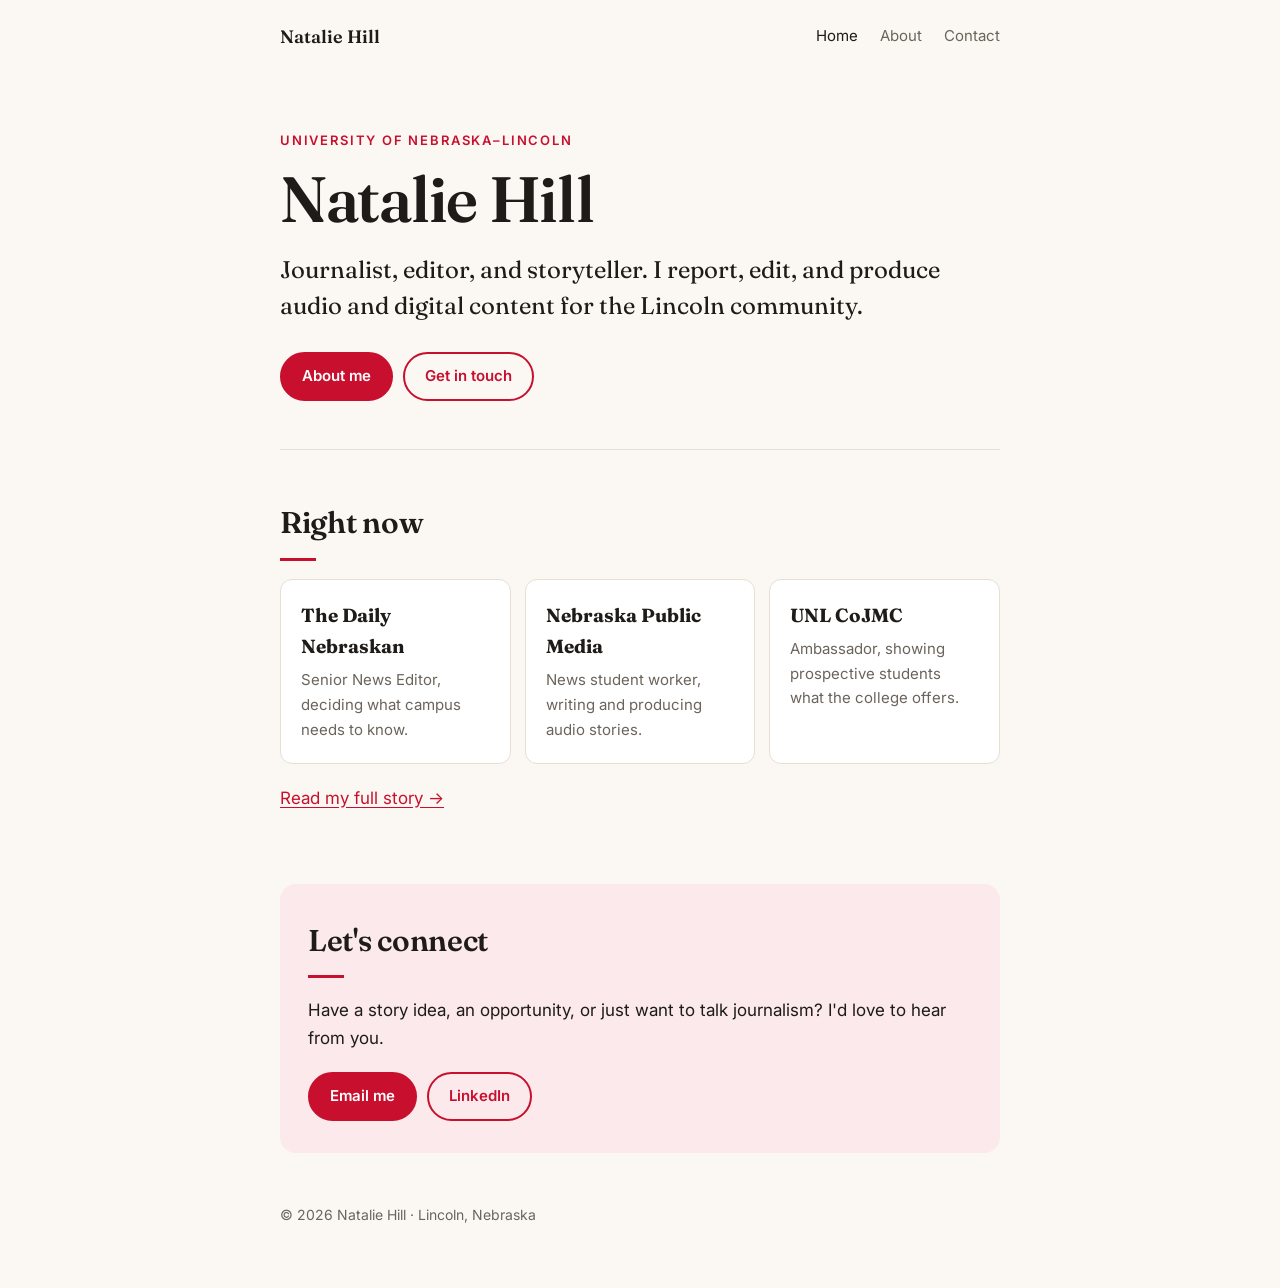
<file: index.html>
<!doctype html>
<html lang="en">
<head>
  <meta charset="utf-8">
  <meta name="viewport" content="width=device-width, initial-scale=1">
  <title>Natalie Hill | Journalist &amp; Editor</title>
  <meta name="description" content="Natalie Hill is a journalism and advertising & public relations student at the University of Nebraska–Lincoln, senior news editor at The Daily Nebraskan, and news student worker at Nebraska Public Media.">
  <meta property="og:title" content="Natalie Hill">
  <meta property="og:description" content="Journalist, editor, and storyteller at the University of Nebraska–Lincoln.">
  <meta property="og:type" content="website">
  <link rel="preconnect" href="https://fonts.googleapis.com">
  <link rel="preconnect" href="https://fonts.gstatic.com" crossorigin>
  <link href="https://fonts.googleapis.com/css2?family=Fraunces:ital,opsz,wght@0,9..144,500;0,9..144,600;1,9..144,500&family=Inter:wght@400;500;600&display=swap" rel="stylesheet">
  <link rel="stylesheet" href="assets/style.css">
</head>
<body>
  <div class="wrap">
    <nav class="site-nav" aria-label="Main">
      <a class="brand" href="./">Natalie Hill</a>
      <ul>
        <li><a href="./" aria-current="page">Home</a></li>
        <li><a href="about.html">About</a></li>
        <li><a href="#contact">Contact</a></li>
      </ul>
    </nav>

    <header class="hero">
      <p class="eyebrow">University of Nebraska–Lincoln</p>
      <h1>Natalie Hill</h1>
      <p class="lede">Journalist, editor, and storyteller. I report, edit, and produce audio and digital content for the Lincoln community.</p>
      <div class="buttons" style="margin-top: 28px;">
        <a class="btn primary" href="about.html">About me</a>
        <a class="btn ghost" href="#contact">Get in touch</a>
      </div>
    </header>

    <main>
      <section>
        <h2>Right now</h2>
        <div class="cards">
          <div class="card">
            <h3>The Daily Nebraskan</h3>
            <p>Senior News Editor, deciding what campus needs to know.</p>
          </div>
          <div class="card">
            <h3>Nebraska Public Media</h3>
            <p>News student worker, writing and producing audio stories.</p>
          </div>
          <div class="card">
            <h3>UNL CoJMC</h3>
            <p>Ambassador, showing prospective students what the college offers.</p>
          </div>
        </div>
        <p style="margin-top: 20px;"><a href="about.html">Read my full story &rarr;</a></p>
      </section>

      <section class="contact" id="contact">
        <h2>Let's connect</h2>
        <p>Have a story idea, an opportunity, or just want to talk journalism? I'd love to hear from you.</p>
        <div class="buttons">
          <a class="btn primary" href="mailto:nataliehill315@gmail.com">Email me</a>
          <a class="btn ghost" href="https://www.linkedin.com/in/natalie-hill-982364333/" target="_blank" rel="noopener">LinkedIn</a>
        </div>
      </section>
    </main>

    <footer>
      <p>© <span id="year">2026</span> Natalie Hill · Lincoln, Nebraska</p>
    </footer>
  </div>
  <script>document.getElementById("year").textContent = new Date().getFullYear();</script>
</body>
</html>
</file>
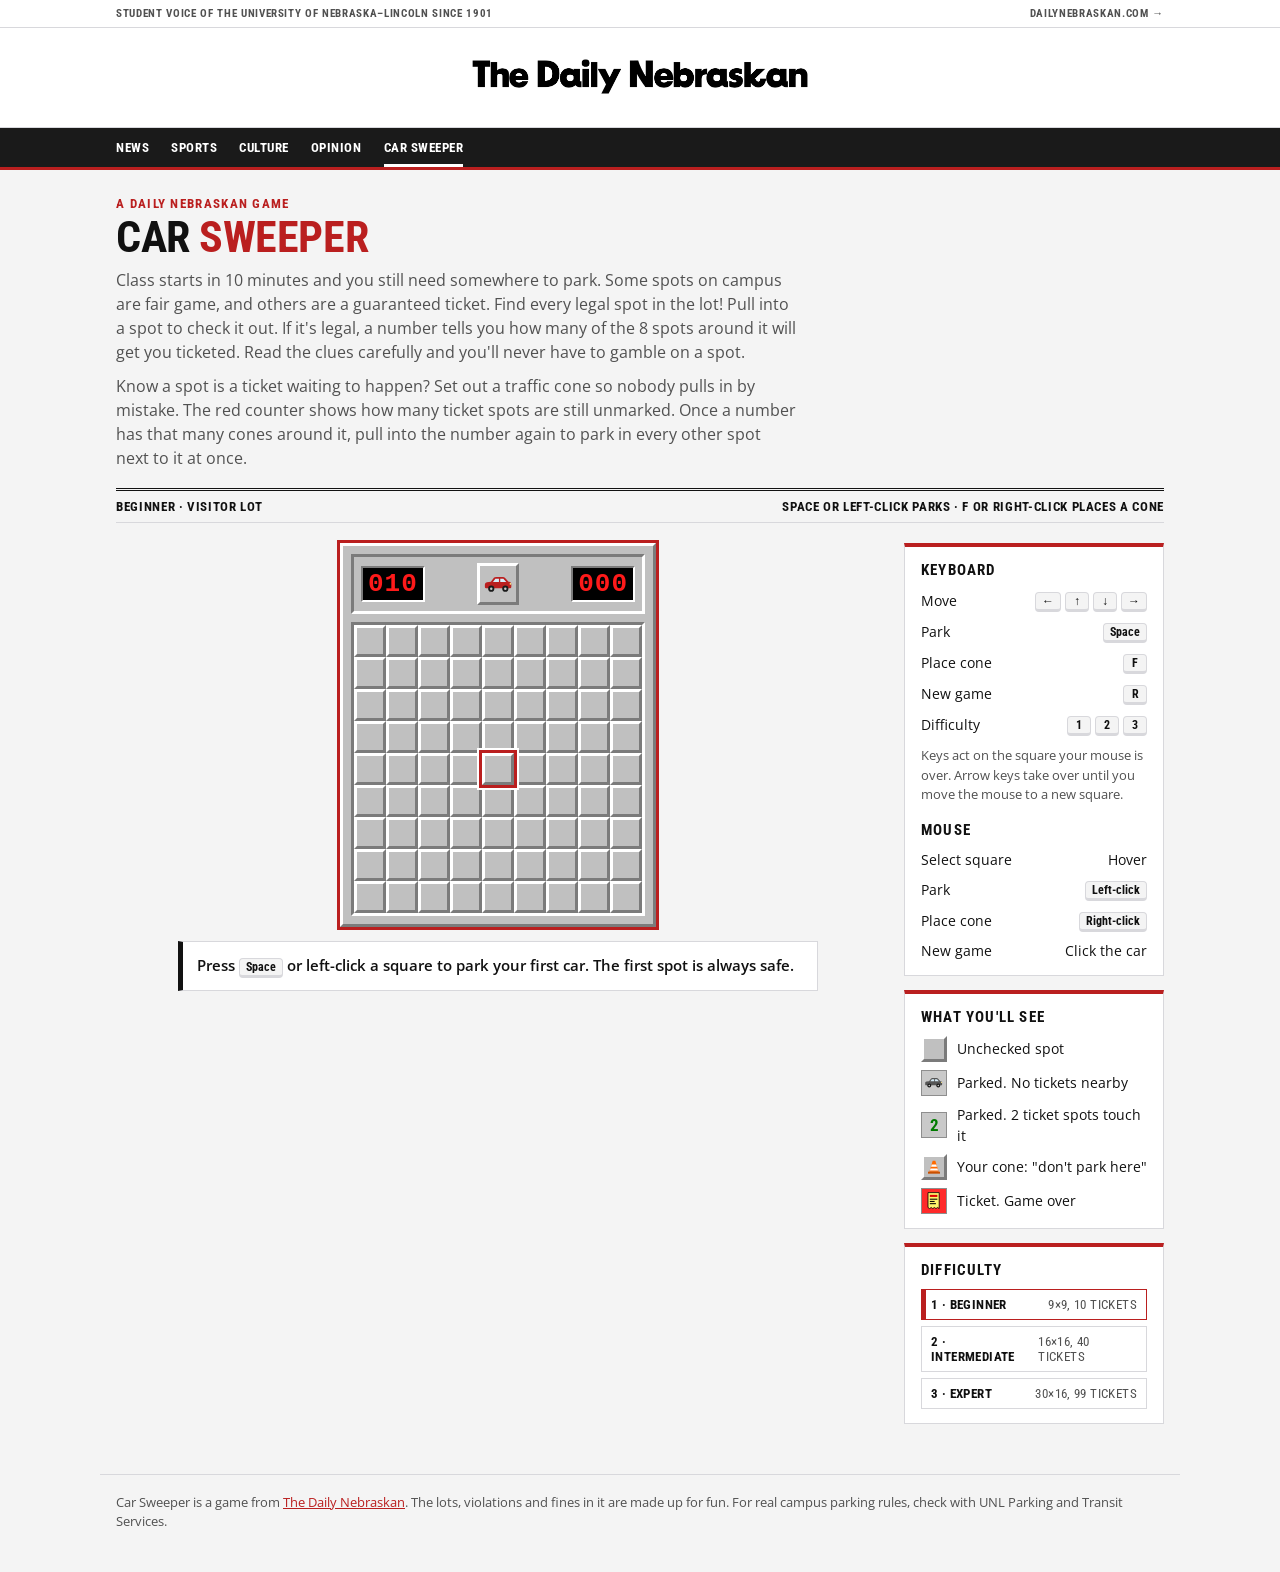
<file: car-sweeper/index.html>
<!doctype html>
<html lang="en">
<head>
<meta charset="utf-8">
<meta name="viewport" content="width=device-width, initial-scale=1">
<title>Car Sweeper | The Daily Nebraskan</title>
<meta name="description" content="A Daily Nebraskan game. It's Minesweeper, but the mines are parking tickets on UNL's campus. Played with the keyboard.">
<meta property="og:title" content="Car Sweeper | The Daily Nebraskan">
<meta property="og:description" content="Minesweeper, but every mine is a parking ticket. Can you find every legal spot on campus?">
<link rel="preconnect" href="https://fonts.googleapis.com">
<link rel="preconnect" href="https://fonts.gstatic.com" crossorigin>
<link href="https://fonts.googleapis.com/css2?family=Roboto+Condensed:wght@400;700&family=Open+Sans:wght@400;600;700&display=swap" rel="stylesheet">
<style>
:root{
  --red:#ba1f1f; --red-dark:#8f1717;
  --bg:#f4f4f4; --surface:#fff; --ink:#111; --muted:#515151; --line:#d8d8dc;
  --bar:#1a1a1a; --good:#1f7a3d; --good-bg:#e4f3e8; --bad-bg:#fbe4e4;
  --logo-filter:none;
  --head:"Roboto Condensed","Arial Narrow",Arial,sans-serif;
  --body:"Open Sans",system-ui,-apple-system,"Segoe UI",sans-serif;
}
@media (prefers-color-scheme:dark){
  :root:not([data-theme="light"]){
    --bg:#121212; --surface:#1d1d1d; --ink:#f2f2f2; --muted:#a9a9ae; --line:#333;
    --bar:#000; --good:#5ccf84; --good-bg:#17301f; --bad-bg:#3a1a1a; --red:#e04545;
    --logo-filter:invert(1);
  }
}
:root[data-theme="dark"]{
  --bg:#121212; --surface:#1d1d1d; --ink:#f2f2f2; --muted:#a9a9ae; --line:#333;
  --bar:#000; --good:#5ccf84; --good-bg:#17301f; --bad-bg:#3a1a1a; --red:#e04545;
  --logo-filter:invert(1);
}
*{box-sizing:border-box}
body{margin:0;background:var(--bg);color:var(--ink);font-family:var(--body);font-size:16px;line-height:1.5;-webkit-font-smoothing:antialiased}
a{color:inherit}

/* ---- DN chrome (matches Out of Context) ---- */
.util{background:var(--surface);border-bottom:1px solid var(--line);font:700 11px var(--head);letter-spacing:.06em;text-transform:uppercase}
.util .in,.navbar .in,main,footer{max-width:1080px;margin:0 auto;padding-left:16px;padding-right:16px}
.util .in{display:flex;justify-content:space-between;gap:12px;padding-top:7px;padding-bottom:7px;color:var(--muted)}
.util a{text-decoration:none}.util a:hover{color:var(--red)}
.mast{padding:22px 16px 18px;text-align:center;background:var(--surface);border-bottom:1px solid var(--line)}
.mast img{width:min(340px,70vw);height:auto;filter:var(--logo-filter)}
.navbar{background:var(--bar);border-bottom:3px solid var(--red)}
.navbar .in{display:flex;align-items:center;gap:22px;overflow-x:auto}
.navbar a{color:#fff;font:700 13px var(--head);letter-spacing:.04em;text-transform:uppercase;text-decoration:none;padding:12px 0;white-space:nowrap}
.navbar a:hover{color:#ff9d9d}
.navbar a.on{box-shadow:inset 0 -3px 0 #fff}
main{padding-top:26px;padding-bottom:50px}
.kicker{font:700 13px var(--head);letter-spacing:.1em;text-transform:uppercase;color:var(--red);margin:0}
h1{font:700 44px/1.02 var(--head);text-transform:uppercase;letter-spacing:-.01em;margin:4px 0 8px}
h1 em{font-style:normal;color:var(--red)}
.dek{color:var(--muted);margin:0 0 4px;max-width:680px}
.rule{border-top:3px double var(--ink);border-bottom:1px solid var(--line);margin:18px 0 20px;padding:8px 0;font:700 13px var(--head);letter-spacing:.05em;text-transform:uppercase;display:flex;justify-content:space-between;gap:12px;flex-wrap:wrap}
footer{border-top:1px solid var(--line);color:var(--muted);font-size:13px;padding-top:18px;padding-bottom:40px}
footer a{color:var(--red)}

.layout{display:grid;grid-template-columns:minmax(0,1fr) 260px;gap:24px;align-items:start}
@media (max-width:860px){.layout{grid-template-columns:1fr}}

/* ---- Classic Minesweeper board ---- */
.board-wrap{display:flex;flex-direction:column;align-items:center;min-width:0}
.ms{
  --cell:28px;
  display:inline-block;background:#c0c0c0;padding:8px;
  border:3px solid;border-color:#fff #7b7b7b #7b7b7b #fff;
  max-width:100%;
}
.ms:focus{outline:none}
.ms:focus-visible{box-shadow:0 0 0 3px var(--red)}
.top{
  display:flex;justify-content:space-between;align-items:center;gap:8px;
  padding:6px 7px;margin-bottom:8px;
  border:3px solid;border-color:#7b7b7b #fff #fff #7b7b7b;
}
.led{background:#000;color:#ff1a1a;font:700 26px/1 "Courier New",ui-monospace,monospace;padding:3px 5px;letter-spacing:1px;min-width:62px;text-align:center;border:2px solid;border-color:#7b7b7b #fff #fff #7b7b7b}
.face{
  width:42px;height:42px;padding:3px;background:#c0c0c0;cursor:pointer;
  border:3px solid;border-color:#fff #7b7b7b #7b7b7b #fff;
  display:flex;align-items:center;justify-content:center;
}
.face:active{border-color:#7b7b7b #fff #fff #7b7b7b}
.face svg{width:100%;height:100%}
.face:focus-visible{outline:2px solid var(--red)}
.grid{
  display:grid;border:3px solid;border-color:#7b7b7b #fff #fff #7b7b7b;
}
.t{
  width:var(--cell);height:var(--cell);position:relative;
  background:#c0c0c0;border:calc(var(--cell)*.11) solid;border-color:#fff #7b7b7b #7b7b7b #fff;
  display:flex;align-items:center;justify-content:center;
  font:700 calc(var(--cell)*.66)/1 var(--head);user-select:none;cursor:pointer;
}
.t.open{border:1px solid #8e8e8e;border-width:0 1px 1px 0;background:#c9c9c9;cursor:default}
.t.boom{background:#ff2a2a}
.t svg{width:78%;height:78%;pointer-events:none}
.t svg.parked{width:74%;opacity:.28}
.t.wrong::after{content:"";position:absolute;inset:14%;background:linear-gradient(45deg,transparent 44%,#e00 44% 56%,transparent 56%),linear-gradient(-45deg,transparent 44%,#e00 44% 56%,transparent 56%)}
.t.cur{z-index:2;box-shadow:0 0 0 3px var(--red), 0 0 0 5px #fff}
.ms.done .t.cur{box-shadow:none}
.n1{color:#0000ff}.n2{color:#007b00}.n3{color:#ff0000}.n4{color:#00007b}
.n5{color:#7b0000}.n6{color:#007b7b}.n7{color:#000}.n8{color:#7b7b7b}

.msg{margin-top:14px;width:100%;max-width:640px;min-height:50px;padding:10px 14px;font-weight:600;font-size:15px;
  background:var(--surface);border:1px solid var(--line);border-left:5px solid var(--ink);display:flex;align-items:center;gap:12px}
.msg.lose{border-left-color:var(--red);background:var(--bad-bg)}
.msg.win{border-left-color:var(--good);background:var(--good-bg)}
.msg.note{border-left-color:#e0a800}
.msg svg{width:30px;height:30px;flex:none}
.msg small{display:block;font-weight:400;color:var(--muted)}

/* ---- citation pop-up (only for the spot that got you ticketed) ---- */
.ms{position:relative}
.citation{
  position:absolute;left:50%;top:50%;transform:translate(-50%,-50%) rotate(-2deg);z-index:5;
  width:min(300px,90%);background:#fff36b;color:#111;padding:14px 16px 12px;
  border:2px solid #111;box-shadow:0 10px 30px rgba(0,0,0,.45);font-family:var(--body);
  animation:slap .25s ease-out;
}
.citation[hidden]{display:none}
.citation .hd{display:flex;justify-content:space-between;align-items:center;border-bottom:2px solid #111;padding-bottom:6px;margin-bottom:8px;font:700 13px var(--head);letter-spacing:.12em;text-transform:uppercase}
.citation .hd span:first-child{background:#d00;color:#fff;padding:1px 6px}
.citation .x{all:unset;cursor:pointer;font:700 20px/1 var(--head);padding:0 4px}
.citation .x:focus-visible{outline:2px solid #111}
.citation .v{font:700 22px/1.1 var(--head);text-transform:uppercase;margin:0 0 6px}
.citation p{margin:0 0 10px;font-size:14px;line-height:1.4}
.citation .fine{display:flex;justify-content:space-between;align-items:baseline;border-top:1px dashed #111;padding-top:8px;font:700 13px var(--head);text-transform:uppercase;letter-spacing:.05em}
.citation .fine b{font-size:24px}
.citation .opts{margin-top:8px;font-size:12px;color:#333}
.citation kbd{background:#fff;color:#111;border-color:#777}
@keyframes slap{from{transform:translate(-50%,-50%) rotate(-8deg) scale(1.15);opacity:0}}

/* ---- side panel ---- */
.panel{background:var(--surface);border:1px solid var(--line);border-top:4px solid var(--red);padding:14px 16px;font-size:14px}
.panel + .panel{margin-top:14px}
.panel h2{font:700 15px var(--head);text-transform:uppercase;letter-spacing:.08em;margin:0 0 10px}
.keys{list-style:none;margin:0;padding:0;display:grid;gap:8px}
.keys li{display:flex;justify-content:space-between;align-items:center;gap:10px}
kbd{display:inline-block;min-width:24px;text-align:center;padding:1px 6px;border:1px solid var(--line);border-bottom-width:3px;border-radius:4px;background:var(--bg);color:var(--ink);font:700 12px var(--head)}
.legend{list-style:none;margin:0;padding:0;display:grid;gap:8px}
.legend li{display:flex;align-items:center;gap:10px}
.sw{width:26px;height:26px;flex:none;background:#c9c9c9;border:1px solid #8e8e8e;display:flex;align-items:center;justify-content:center;font:700 17px var(--head)}
.sw.covered{background:#c0c0c0;border:3px solid;border-color:#fff #7b7b7b #7b7b7b #fff}
.sw svg{width:80%;height:80%}
.lots{display:grid;gap:6px}
.lots button{all:unset;cursor:pointer;display:flex;justify-content:space-between;gap:8px;padding:7px 9px;border:1px solid var(--line);font:700 13px var(--head);text-transform:uppercase;letter-spacing:.03em}
.lots button span:last-child{color:var(--muted);font-weight:400}
.lots button[aria-pressed="true"]{border-color:var(--red);box-shadow:inset 4px 0 0 var(--red)}
.lots button:focus-visible{outline:2px solid var(--red)}
@media(max-width:520px){h1{font-size:36px}}
</style>
</head>
<body>
<svg width="0" height="0" style="position:absolute" aria-hidden="true">
  <defs>
    <symbol id="car" viewBox="0 0 32 20">
      <path d="M2 13.2V10.4Q2 8.3 4.2 8.1L8.4 7.6 11.6 3.4Q12.5 2.4 14 2.4H21.2Q22.6 2.4 23.6 3.5L27.2 7.6H28Q30.2 7.8 30.2 10V13.2Q30.2 14.6 28.8 14.6H3.4Q2 14.6 2 13.2Z" fill="currentColor"/>
      <path d="M10.6 7.8 13.2 4.3H17V7.8ZM18.4 7.8V4.3H21.7L24.8 7.8Z" fill="#d6ecf8"/>
      <circle cx="8.8" cy="15" r="3.3" fill="#1b1b1b"/><circle cx="8.8" cy="15" r="1.3" fill="#c8c8c8"/>
      <circle cx="23.8" cy="15" r="3.3" fill="#1b1b1b"/><circle cx="23.8" cy="15" r="1.3" fill="#c8c8c8"/>
      <rect x="28.4" y="9" width="1.6" height="1.8" rx=".5" fill="#ffe680"/>
    </symbol>
    <symbol id="cone" viewBox="0 0 24 24">
      <path d="M10 2.5h4l5 16.5H5z" fill="#ff6a00"/>
      <path d="M8.6 8.3h6.8l1 3.3H7.6zM6.8 14.2h10.4l.9 2.9H5.9z" fill="#fff"/>
      <rect x="3" y="19" width="18" height="3" fill="#c94f00"/>
    </symbol>
    <symbol id="ticket" viewBox="0 0 24 24">
      <path d="M5 2h14v20l-2-1.4-2 1.4-2-1.4-2 1.4-2-1.4-2 1.4-2-1.4z" fill="#fff36b" stroke="#000" stroke-width="1"/>
      <rect x="7.3" y="4.8" width="9.4" height="2.6" fill="#d00"/>
      <rect x="7.3" y="9.6" width="9.4" height="1.3" fill="#000"/>
      <rect x="7.3" y="12.4" width="6" height="1.3" fill="#000"/>
      <rect x="7.3" y="15.2" width="7.6" height="1.3" fill="#000"/>
    </symbol>
  </defs>
</svg>

<div class="util"><div class="in"><span>Student voice of the University of Nebraska–Lincoln since 1901</span><a href="https://www.dailynebraskan.com/" target="_blank" rel="noopener">dailynebraskan.com &rarr;</a></div></div>
<header class="mast"><a href="https://www.dailynebraskan.com/" target="_blank" rel="noopener"><img src="../assets/dn-logo.png" alt="The Daily Nebraskan" width="340" height="53"></a></header>
<nav class="navbar" aria-label="Sections"><div class="in">
  <a href="https://www.dailynebraskan.com/news/" target="_blank" rel="noopener">News</a>
  <a href="https://www.dailynebraskan.com/sports/" target="_blank" rel="noopener">Sports</a>
  <a href="https://www.dailynebraskan.com/culture/" target="_blank" rel="noopener">Culture</a>
  <a href="https://www.dailynebraskan.com/opinion/" target="_blank" rel="noopener">Opinion</a>
  <a href="#" class="on">Car Sweeper</a>
</div></nav>

<main>
  <p class="kicker">A Daily Nebraskan Game</p>
  <h1>Car <em>Sweeper</em></h1>
  <p class="dek">Class starts in 10 minutes and you still need somewhere to park. Some spots on campus are fair game, and others are a guaranteed ticket. Find every legal spot in the lot! Pull into a spot to check it out. If it's legal, a number tells you how many of the 8 spots around it will get you ticketed. Read the clues carefully and you'll never have to gamble on a spot.</p>
  <p class="dek" style="margin-top:10px">Know a spot is a ticket waiting to happen? Set out a traffic cone so nobody pulls in by mistake. The red counter shows how many ticket spots are still unmarked. Once a number has that many cones around it, pull into the number again to park in every other spot next to it at once.</p>
  <div class="rule"><span id="lotLabel">Beginner · Visitor Lot</span><span>Space or left-click parks · F or right-click places a cone</span></div>

  <div class="layout">
    <section class="board-wrap" aria-label="Game board">
      <div class="ms" id="ms" tabindex="0">
        <div class="top">
          <div class="led" id="ledCones" title="Tickets left to mark">010</div>
          <button class="face" id="face" title="New game (R)" aria-label="New game"><svg><use href="#car" style="color:#ba1f1f"/></svg></button>
          <div class="led" id="ledTime" title="Seconds">000</div>
        </div>
        <div class="grid" id="grid" role="grid" aria-label="Parking lot"></div>
        <div class="citation" id="citation" role="alertdialog" aria-labelledby="citeV" aria-describedby="citeWhy" hidden>
          <div class="hd"><span>Parking citation</span><button class="x" id="citeClose" aria-label="Close ticket">&times;</button></div>
          <p class="v" id="citeV"></p>
          <p id="citeWhy"></p>
          <div class="fine"><span>Amount due</span><b id="citeFine"></b></div>
          <div class="opts"><kbd>R</kbd> try a new lot &middot; <kbd>Esc</kbd> look at the lot</div>
        </div>
      </div>
      <div class="msg" id="msg" role="status" aria-live="polite"></div>
    </section>

    <aside>
      <div class="panel">
        <h2>Keyboard</h2>
        <ul class="keys">
          <li><span>Move</span><span><kbd>←</kbd> <kbd>↑</kbd> <kbd>↓</kbd> <kbd>→</kbd></span></li>
          <li><span>Park</span><span><kbd>Space</kbd></span></li>
          <li><span>Place cone</span><span><kbd>F</kbd></span></li>
          <li><span>New game</span><span><kbd>R</kbd></span></li>
          <li><span>Difficulty</span><span><kbd>1</kbd> <kbd>2</kbd> <kbd>3</kbd></span></li>
        </ul>
        <p style="margin:10px 0 0;color:var(--muted);font-size:13px">Keys act on the square your mouse is over. Arrow keys take over until you move the mouse to a new square.</p>
        <h2 style="margin-top:16px">Mouse</h2>
        <ul class="keys">
          <li><span>Select square</span><span>Hover</span></li>
          <li><span>Park</span><span><kbd>Left-click</kbd></span></li>
          <li><span>Place cone</span><span><kbd>Right-click</kbd></span></li>
          <li><span>New game</span><span>Click the car</span></li>
        </ul>
      </div>
      <div class="panel">
        <h2>What you'll see</h2>
        <ul class="legend">
          <li><span class="sw covered"></span>Unchecked spot</li>
          <li><span class="sw"><svg><use href="#car" style="color:#555"/></svg></span>Parked. No tickets nearby</li>
          <li><span class="sw n2">2</span>Parked. 2 ticket spots touch it</li>
          <li><span class="sw covered"><svg><use href="#cone"/></svg></span>Your cone: "don't park here"</li>
          <li><span class="sw" style="background:#ff2a2a"><svg><use href="#ticket"/></svg></span>Ticket. Game over</li>
        </ul>
      </div>
      <div class="panel">
        <h2>Difficulty</h2>
        <div class="lots" id="lots"></div>
      </div>
    </aside>
  </div>
</main>

<footer>
  Car Sweeper is a game from <a href="https://www.dailynebraskan.com/" target="_blank" rel="noopener">The Daily Nebraskan</a>. The lots, violations and fines in it are made up for fun. For real campus parking rules, check with UNL Parking and Transit Services.
</footer>

<script>
(() => {
  const LEVELS = [
    { level: "Beginner",     lot: "Visitor Lot",       rows: 9,  cols: 9,  tickets: 10 },
    { level: "Intermediate", lot: "17th & R Garage",   rows: 16, cols: 16, tickets: 40 },
    { level: "Expert",       lot: "Game Day Saturday", rows: 16, cols: 30, tickets: 99 },
  ];
  // [violation, why the spot was closed, fine]. Made up for the game.
  const REASONS = [
    ["Closed for construction", "Crews fenced off this row for building work. Parking is limited until the project wraps up.", 50],
    ["Event parking only", "This spot is being held for guests at tonight's event on campus.", 40],
    ["Faculty/staff only", "This row needs a faculty or staff permit. A student permit doesn't count here.", 50],
    ["Game-day reserved", "On home game Saturdays, this lot is saved for game-day permit holders.", 100],
    ["Accessible parking", "This spot is for drivers with a disability parking permit.", 100],
    ["EV charging only", "This spot is saved for electric cars that are plugged in and charging.", 40],
    ["Snow removal", "Plows are clearing this row today. Cars left here get ticketed.", 75],
    ["Fire lane", "This lane has to stay clear for emergency vehicles at all times.", 75],
    ["Loading zone", "Delivery trucks use this spot to drop off supplies.", 40],
    ["Expired meter", "The meter on this spot ran out of time.", 25],
    ["Residence hall permit only", "This row is saved for students who live in the nearby dorms.", 50],
    ["Service vehicles only", "Campus maintenance trucks need this spot for repairs.", 40],
  ];
  const FACE = {
    play: `<svg><use href="#car" style="color:#ba1f1f"/></svg>`,
    lose: `<svg><use href="#ticket"/></svg>`,
    win:  `<svg><use href="#car" style="color:#1f7a3d"/></svg>`,
  };

  const $ = id => document.getElementById(id);
  const gridEl = $("grid"), msEl = $("ms"), msgEl = $("msg");
  let lvl = 0, rows, cols, nT, grid, tiles, cur, started, over, opened, cones, t0, timerId;

  LEVELS.forEach((L, i) => {
    const b = document.createElement("button");
    b.innerHTML = `<span>${i+1} · ${L.level}</span><span>${L.cols}×${L.rows}, ${L.tickets} tickets</span>`;
    b.addEventListener("click", () => { lvl = i; newGame(); msEl.focus(); });
    $("lots").appendChild(b);
  });
  $("face").addEventListener("click", () => { newGame(); msEl.focus(); });
  const closeCitation = () => { $("citation").hidden = true; msEl.focus(); };
  $("citeClose").addEventListener("click", closeCitation);

  const pad3 = n => String(Math.max(-99, Math.min(999, n))).padStart(3, "0");

  function newGame(){
    const L = LEVELS[lvl];
    rows = L.rows; cols = L.cols; nT = L.tickets;
    started = false; over = false; opened = 0; cones = 0;
    $("citation").hidden = true;
    cur = { r: Math.floor(rows/2), c: Math.floor(cols/2) };
    clearInterval(timerId); $("ledTime").textContent = "000";
    grid = Array.from({length: rows}, () => Array.from({length: cols}, () => ({ ticket:false, adj:0, open:false, cone:false })));
    $("lotLabel").textContent = `${L.level} · ${L.lot}`;
    [...$("lots").children].forEach((b, i) => b.setAttribute("aria-pressed", i === lvl));
    $("face").innerHTML = FACE.play;
    build();
    say("", `Press <kbd>Space</kbd> or left-click a square to park your first car. The first spot is always safe.`);
    render();
  }

  function size(){
    const availW = msEl.parentElement.clientWidth - 30;
    const availH = window.innerHeight - 190;
    const cell = Math.max(18, Math.min(32, Math.floor(availW / cols), Math.floor(availH / rows)));
    msEl.style.setProperty("--cell", cell + "px");
  }

  function build(){
    gridEl.innerHTML = "";
    gridEl.style.gridTemplateColumns = `repeat(${cols}, var(--cell))`;
    tiles = [];
    for (let r = 0; r < rows; r++){
      tiles.push([]);
      for (let c = 0; c < cols; c++){
        const d = document.createElement("div");
        d.className = "t";
        // hovering moves the red box, so Space/F act on the square under the mouse.
        // Arrow keys move it away again; it only follows the mouse once the mouse enters a new square.
        d.addEventListener("mouseenter", () => { if (cur.r !== r || cur.c !== c){ cur = {r, c}; render(); } });
        d.addEventListener("click", () => { cur = {r, c}; park(); msEl.focus(); });
        d.addEventListener("contextmenu", e => { e.preventDefault(); cur = {r, c}; cone(); msEl.focus(); });
        gridEl.appendChild(d); tiles[r].push(d);
      }
    }
    size();
  }

  const around = (r, c) => {
    const out = [];
    for (let dr = -1; dr <= 1; dr++) for (let dc = -1; dc <= 1; dc++){
      if (!dr && !dc) continue;
      const a = r + dr, b = c + dc;
      if (a >= 0 && a < rows && b >= 0 && b < cols) out.push([a, b]);
    }
    return out;
  };

  // ---- No-guess boards ----
  // Deal random boards until one can be solved from the first square using only logic a player can use:
  // a number's remaining tickets equal its unchecked neighbors (all tickets) or zero (all safe),
  // comparing two overlapping numbers, and the count of tickets left. So nobody ever has to guess.
  function noGuessBoard(start){
    const N = rows*cols, nb = [];
    for (let i = 0; i < N; i++) nb.push(around(Math.floor(i/cols), i%cols).map(([a,b]) => a*cols + b));
    const safe = new Set([start, ...nb[start]]);
    const pool0 = [];
    for (let i = 0; i < N; i++) if (!safe.has(i)) pool0.push(i);
    let mine;
    for (let tries = 0; tries < 50000; tries++){
      const pool = pool0.slice();
      mine = new Uint8Array(N);
      for (let k = 0; k < nT; k++){
        const j = Math.floor(Math.random()*pool.length);
        mine[pool[j]] = 1; pool[j] = pool[pool.length-1]; pool.pop();
      }
      if (solvable(mine)) break;
    }
    return mine;

    function solvable(mine){
      const adj = new Uint8Array(N);
      for (let i = 0; i < N; i++) if (mine[i]) for (const j of nb[i]) adj[j]++;
      const st = new Uint8Array(N); // 0 unchecked, 1 parked, 2 coned
      let left = N - nT, coned = 0;
      const open = i => {
        const stack = [i];
        while (stack.length){
          const k = stack.pop();
          if (st[k]) continue;
          st[k] = 1; left--;
          if (!adj[k]) for (const j of nb[k]) if (!st[j]) stack.push(j);
        }
      };
      const cone = i => { if (!st[i]){ st[i] = 2; coned++; } };
      open(start);
      while (left > 0){
        let moved = false;
        const cons = [];
        for (let i = 0; i < N; i++){
          if (st[i] !== 1 || !adj[i]) continue;
          const U = []; let f = 0;
          for (const j of nb[i]){ if (st[j] === 0) U.push(j); else if (st[j] === 2) f++; }
          if (!U.length) continue;
          const need = adj[i] - f;
          if (need === 0){ U.forEach(open); moved = true; }
          else if (need === U.length){ U.forEach(cone); moved = true; }
          else cons.push({ U, need });
        }
        if (moved) continue;
        const byCell = new Map();
        cons.forEach((k, idx) => k.U.forEach(u => { if (!byCell.has(u)) byCell.set(u, []); byCell.get(u).push(idx); }));
        pairs:
        for (let a = 0; a < cons.length; a++){
          const A = cons[a], inA = new Set(A.U), seen = new Set();
          for (const u of A.U) for (const b of byCell.get(u)){
            if (b === a || seen.has(b)) continue;
            seen.add(b);
            const B = cons[b], inB = new Set(B.U);
            const onlyB = B.U.filter(x => !inA.has(x)), onlyA = A.U.filter(x => !inB.has(x));
            if (B.need - A.need === onlyB.length && onlyA.length + onlyB.length){
              onlyB.forEach(cone); onlyA.forEach(open); moved = true; break pairs;
            }
            if (!onlyA.length && B.need === A.need && onlyB.length){
              onlyB.forEach(open); moved = true; break pairs;
            }
          }
        }
        if (moved) continue;
        let unknown = 0;
        for (let i = 0; i < N; i++) if (!st[i]) unknown++;
        const rem = nT - coned;
        if (rem === 0){ for (let i = 0; i < N; i++) if (!st[i]) open(i); continue; }
        if (rem === unknown){ for (let i = 0; i < N; i++) if (!st[i]) cone(i); continue; }
        return false;
      }
      return true;
    }
  }

  function layTickets(sr, sc){
    const mine = noGuessBoard(sr*cols + sc);
    for (let i = 0; i < rows*cols; i++){
      if (!mine[i]) continue;
      const t = grid[Math.floor(i/cols)][i%cols];
      t.ticket = true; t.reason = REASONS[Math.floor(Math.random()*REASONS.length)];
    }
    for (let r = 0; r < rows; r++) for (let c = 0; c < cols; c++)
      grid[r][c].adj = around(r, c).filter(([a,b]) => grid[a][b].ticket).length;
    started = true; t0 = Date.now();
    timerId = setInterval(() => { $("ledTime").textContent = pad3(Math.floor((Date.now()-t0)/1000)); }, 250);
  }

  function park(){
    if (over) return;
    const {r, c} = cur, t = grid[r][c];
    if (t.cone){ say("note", `There's a cone on that spot. Press <kbd>F</kbd> or right-click to pick it up if you want to park there.`); return; }
    if (!started) layTickets(r, c);
    if (t.open){ chord(r, c); return; }
    if (t.ticket){ lose(r, c); return; }
    reveal(r, c);
    say("", `Parked. Numbers count the ticket spots touching each square. Press <kbd>F</kbd> or right-click to put a cone on a spot you think is a ticket.`);
    win(); render();
  }

  function reveal(r, c){
    const stack = [[r, c]];
    while (stack.length){
      const [a, b] = stack.pop(), t = grid[a][b];
      if (t.open || t.cone || t.ticket) continue;
      t.open = true; opened++;
      if (t.adj === 0) stack.push(...around(a, b));
    }
  }

  // Space on a number whose cones are all placed parks in the rest of its neighbors
  function chord(r, c){
    const t = grid[r][c], n = around(r, c);
    const placed = n.filter(([a,b]) => grid[a][b].cone).length;
    if (!t.adj || placed !== t.adj){
      say("note", t.adj
        ? `You already parked here. Move to an unchecked spot, or put ${t.adj} cone${t.adj>1?"s":""} around this ${t.adj} first, then press <kbd>Space</kbd> or click here to park in all the rest.`
        : `You already parked here. Move to an unchecked (raised) spot.`);
      return;
    }
    for (const [a, b] of n){
      const s = grid[a][b];
      if (s.open || s.cone) continue;
      if (s.ticket){ lose(a, b); return; }
      reveal(a, b);
    }
    win(); render();
  }

  function cone(){
    if (over) return;
    const t = grid[cur.r][cur.c];
    if (t.open){
      say("note", `Cones only go on unchecked (raised) spots. You already parked on this one.`);
      render(); return;
    }
    t.cone = !t.cone;
    cones += t.cone ? 1 : -1;
    say("", t.cone ? `Cone placed. You won't park here by accident. Press <kbd>F</kbd> or right-click again to remove it.` : `Cone removed.`);
    render();
  }

  function lose(r, c){
    over = true; clearInterval(timerId);
    grid[r][c].boom = true;
    const [violation, why, fine] = grid[r][c].reason;
    $("face").innerHTML = FACE.lose;
    $("citeV").textContent = violation;
    $("citeWhy").textContent = why;
    $("citeFine").textContent = "$" + fine;
    $("citation").hidden = false;
    say("lose", `<svg><use href="#ticket"/></svg><span>Ticketed: ${violation}. That's $${fine}.<small>Press <kbd>R</kbd> to try a new lot.</small></span>`);
    render();
  }

  function win(){
    if (opened !== rows*cols - nT) return;
    over = true; clearInterval(timerId);
    for (const row of grid) for (const t of row) if (t.ticket && !t.cone){ t.cone = true; cones++; }
    $("face").innerHTML = FACE.win;
    const secs = Math.floor((Date.now()-t0)/1000);
    say("win", `<svg><use href="#car" style="color:#1f7a3d"/></svg><span>Every legal spot found in ${secs} seconds. No tickets!<small>Press <kbd>R</kbd> to play again or <kbd>1</kbd>–<kbd>3</kbd> to change difficulty.</small></span>`);
  }

  function say(kind, html){
    msgEl.className = "msg" + (kind ? " " + kind : "");
    msgEl.innerHTML = html.startsWith("<svg") ? html : `<span>${html}</span>`;
  }

  function render(){
    msEl.classList.toggle("done", over);
    for (let r = 0; r < rows; r++) for (let c = 0; c < cols; c++){
      const t = grid[r][c], d = tiles[r][c];
      let cls = "t", html = "";
      if (t.open){
        cls += " open";
        if (t.adj){ cls += " n" + t.adj; html = t.adj; }
        else html = `<svg class="parked"><use href="#car" style="color:#333"/></svg>`;
      } else if (over && t.ticket && !t.cone){
        cls += " open"; html = `<svg><use href="#ticket"/></svg>`;
      } else if (t.cone){
        html = `<svg><use href="#cone"/></svg>`;
        if (over && !t.ticket) cls += " wrong";
      }
      if (t.boom) cls += " boom";
      if (r === cur.r && c === cur.c) cls += " cur";
      if (d.className !== cls) d.className = cls;
      if (d._h !== html){ d.innerHTML = html; d._h = html; }
    }
    $("ledCones").textContent = pad3(nT - cones);
  }

  function move(dr, dc){
    cur.r = Math.max(0, Math.min(rows-1, cur.r + dr));
    cur.c = Math.max(0, Math.min(cols-1, cur.c + dc));
    render();
  }

  document.addEventListener("keydown", e => {
    if (e.metaKey || e.ctrlKey || e.altKey) return;
    if (e.key === "Escape" && !$("citation").hidden){ e.preventDefault(); closeCitation(); return; }
    // e.code works no matter the keyboard layout or Caps Lock
    const code = e.code, key = e.key;
    let act = null;
    if (code === "ArrowUp" || code === "KeyW") act = () => move(-1, 0);
    else if (code === "ArrowDown" || code === "KeyS") act = () => move(1, 0);
    else if (code === "ArrowLeft" || code === "KeyA") act = () => move(0, -1);
    else if (code === "ArrowRight" || code === "KeyD") act = () => move(0, 1);
    else if (code === "Space" || key === " " || key === "Enter") {
      if (e.target.tagName === "BUTTON") return; // let side-panel buttons work
      act = park;
    }
    else if (code === "KeyF" || key.toLowerCase() === "f") act = cone;
    else if (code === "KeyR" || key.toLowerCase() === "r") act = newGame;
    else if (["1","2","3"].includes(key)) act = () => { lvl = +key - 1; newGame(); };
    if (act){ e.preventDefault(); act(); }
  });
  window.addEventListener("resize", size);

  newGame();
  msEl.focus();
})();
</script>
</body>
</html>
</file>
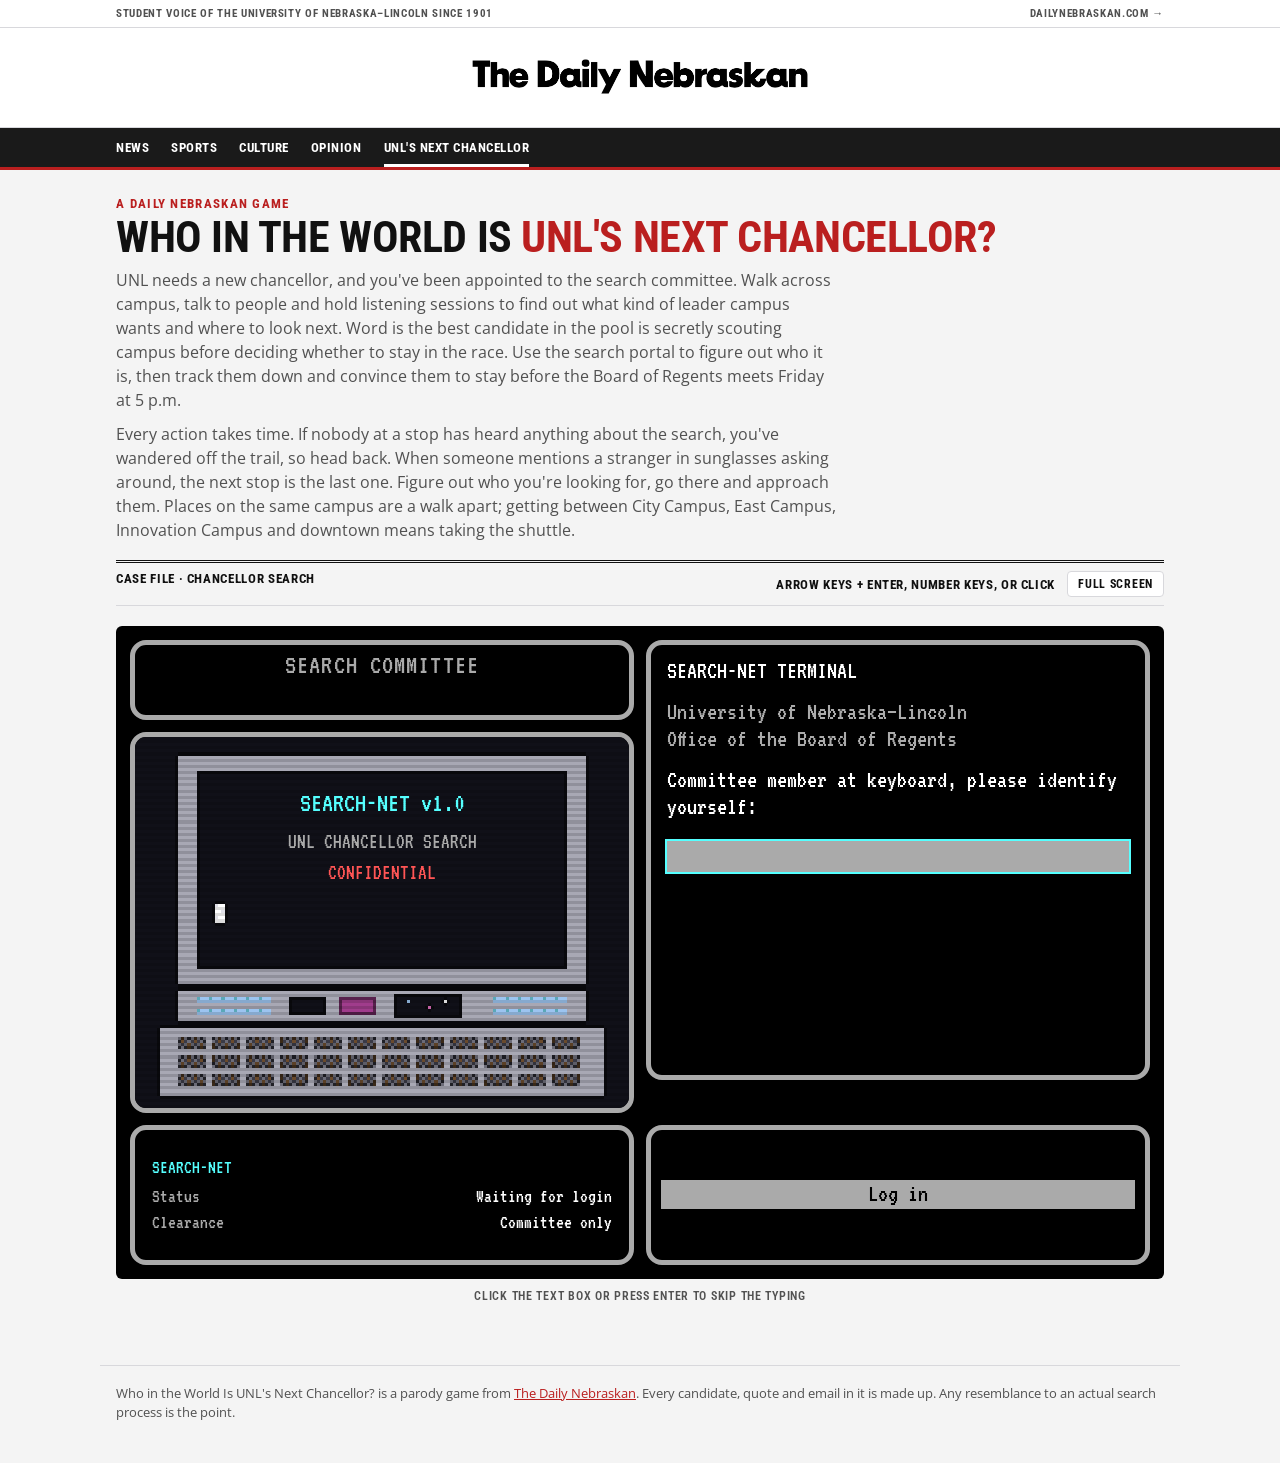
<file: chancellor-search/index.html>
<!doctype html>
<html lang="en">
<head>
<meta charset="utf-8">
<meta name="viewport" content="width=device-width, initial-scale=1">
<title>Who in the World Is UNL&#39;s Next Chancellor? | The Daily Nebraskan</title>
<meta name="description" content="A Daily Nebraskan game. Track down UNL's most qualified chancellor candidate by listening to campus. What could go wrong?">
<meta property="og:title" content="Who in the World Is UNL&#39;s Next Chancellor? | The Daily Nebraskan">
<meta property="og:description" content="Listen to campus, follow the clues and find UNL's next chancellor before the Board of Regents meets Friday.">
<link rel="preconnect" href="https://fonts.googleapis.com">
<link rel="preconnect" href="https://fonts.gstatic.com" crossorigin>
<link href="https://fonts.googleapis.com/css2?family=Roboto+Condensed:wght@400;700&family=Open+Sans:wght@400;600;700&family=VT323&display=swap" rel="stylesheet">
<style>
:root{
  --red:#ba1f1f; --red-dark:#8f1717;
  --bg:#f4f4f4; --surface:#fff; --ink:#111; --muted:#515151; --line:#d8d8dc;
  --bar:#1a1a1a;
  --logo-filter:none;
  --head:"Roboto Condensed","Arial Narrow",Arial,sans-serif;
  --body:"Open Sans",system-ui,-apple-system,"Segoe UI",sans-serif;
  --px:"VT323","Courier New",ui-monospace,monospace;
  /* game palette (16-color PC style) */
  --g-black:#000; --g-gray:#aaa; --g-dgray:#555; --g-white:#fff;
  --g-cyan:#55ffff; --g-mag:#ff55ff; --g-yellow:#ffff55; --g-red:#ff5555;
}
@media (prefers-color-scheme:dark){
  :root:not([data-theme="light"]){
    --bg:#121212; --surface:#1d1d1d; --ink:#f2f2f2; --muted:#a9a9ae; --line:#333;
    --bar:#000; --red:#e04545; --logo-filter:invert(1);
  }
}
:root[data-theme="dark"]{
  --bg:#121212; --surface:#1d1d1d; --ink:#f2f2f2; --muted:#a9a9ae; --line:#333;
  --bar:#000; --red:#e04545; --logo-filter:invert(1);
}
*{box-sizing:border-box}
body{margin:0;background:var(--bg);color:var(--ink);font-family:var(--body);font-size:16px;line-height:1.5;-webkit-font-smoothing:antialiased}
a{color:inherit}

/* ---- DN chrome (matches Car Sweeper) ---- */
.util{background:var(--surface);border-bottom:1px solid var(--line);font:700 11px var(--head);letter-spacing:.06em;text-transform:uppercase}
.util .in,.navbar .in,main,footer{max-width:1080px;margin:0 auto;padding-left:16px;padding-right:16px}
.util .in{display:flex;justify-content:space-between;gap:12px;padding-top:7px;padding-bottom:7px;color:var(--muted)}
.util a{text-decoration:none}.util a:hover{color:var(--red)}
.mast{padding:22px 16px 18px;text-align:center;background:var(--surface);border-bottom:1px solid var(--line)}
.mast img{width:min(340px,70vw);height:auto;filter:var(--logo-filter)}
.navbar{background:var(--bar);border-bottom:3px solid var(--red)}
.navbar .in{display:flex;align-items:center;gap:22px;overflow-x:auto}
.navbar a{color:#fff;font:700 13px var(--head);letter-spacing:.04em;text-transform:uppercase;text-decoration:none;padding:12px 0;white-space:nowrap}
.navbar a:hover{color:#ff9d9d}
.navbar a.on{box-shadow:inset 0 -3px 0 #fff}
main{padding-top:26px;padding-bottom:50px}
.kicker{font:700 13px var(--head);letter-spacing:.1em;text-transform:uppercase;color:var(--red);margin:0}
h1{font:700 44px/1.02 var(--head);text-transform:uppercase;letter-spacing:-.01em;margin:4px 0 8px}
h1 em{font-style:normal;color:var(--red)}
.dek{color:var(--muted);margin:0 0 4px;max-width:720px}
.rule{border-top:3px double var(--ink);border-bottom:1px solid var(--line);margin:18px 0 20px;padding:8px 0;font:700 13px var(--head);letter-spacing:.05em;text-transform:uppercase;display:flex;justify-content:space-between;gap:12px;flex-wrap:wrap}
footer{border-top:1px solid var(--line);color:var(--muted);font-size:13px;padding-top:18px;padding-bottom:40px}
footer a{color:var(--red)}
@media (max-width:600px){h1{font-size:34px}}

/* ---- The game: an old 16-color PC screen ---- */
.cs{
  background:#000;padding:14px;border-radius:6px;
  display:grid;gap:12px;
  grid-template-columns:minmax(0,1fr) minmax(0,1fr);
  grid-template-areas:"hd tx" "sc tx" "st mn";
  grid-template-rows:auto auto 1fr;
  font-family:var(--px);font-size:25px;line-height:1.08;color:var(--g-white);
  user-select:none;-webkit-user-select:none;
}
.cs:focus{outline:none}
.cs:focus-visible{box-shadow:0 0 0 3px var(--red)}
.pan{border:5px solid var(--g-gray);border-radius:16px;background:#000;min-width:0}
.hd{grid-area:hd;text-align:center;color:var(--g-gray);padding:6px 10px 8px;font-size:28px;line-height:1}
.hd b{display:block;font-weight:400;letter-spacing:.04em;text-transform:uppercase}
.sc{grid-area:sc;overflow:hidden;padding:0;align-self:start}
.sc svg{display:block;width:100%;height:auto;aspect-ratio:4/3;shape-rendering:crispEdges}
.sc .pxwrap{position:relative}
.sc img.px{display:block;width:100%;height:auto;aspect-ratio:4/3;image-rendering:pixelated;image-rendering:crisp-edges}
.sc .pxwrap svg.pxtext{position:absolute;inset:0;width:100%;height:100%;aspect-ratio:auto}
.tx{grid-area:tx;padding:12px 16px;overflow-y:auto;min-height:260px;max-height:440px}
.tx p{margin:0 0 .55em}
.tx .ty-off{visibility:hidden}
.tx .who{color:var(--g-cyan);text-transform:uppercase}
.tx .dim{color:var(--g-gray)}
.tx .hot{color:var(--g-yellow)}
.tx .mag{color:var(--g-mag)}
.tx ul{margin:0;padding:0;list-style:none}
.tx li{margin:0 0 .35em}
.st{grid-area:st;padding:.75em .85em;font-size:.78em;line-height:1.15;min-height:140px;display:flex;flex-direction:column;justify-content:safe center;gap:.15em;overflow:auto}
.st .who{color:var(--g-cyan);text-transform:uppercase;margin:0 0 4px}
.st .row{display:flex;justify-content:space-between;gap:10px}
.st .row span:first-child{color:var(--g-gray)}
.st .row span:last-child{text-align:right}
.st .hot{color:var(--g-yellow)}
.st .dots{display:inline-flex;gap:3px;align-items:center}
.st .dot{width:.55em;height:.55em;border:2px solid var(--g-gray);display:inline-block}
.st .dot.on{background:var(--g-cyan);border-color:var(--g-cyan)}
.mn{grid-area:mn;padding:8px 10px;display:flex;flex-direction:column;gap:2px;min-height:140px;justify-content:center}
.mn button{
  font:inherit;color:var(--g-white);background:none;border:0;padding:1px 8px;cursor:pointer;
  text-align:center;width:100%;line-height:1.05;
}
.mn button.sel{background:var(--g-gray);color:#000}
.mn button:focus{outline:none}
.login input{
  font:inherit;color:#000;background:var(--g-gray);border:0;padding:2px 8px;width:100%;margin-top:8px;
  caret-color:#000;
}
.login input:focus{outline:2px solid var(--g-cyan)}
.portal{width:100%;border-collapse:collapse}
.portal td{padding:2px 0;vertical-align:top}
.portal td:first-child{color:var(--g-cyan);padding-right:10px;white-space:nowrap}
.portal tr.sel td:last-child{background:var(--g-gray);color:#000}
.portal button{font:inherit;color:inherit;background:none;border:0;padding:0 6px;cursor:pointer;text-align:left}
.blink{animation:blink 1s steps(1) infinite}
@keyframes blink{50%{opacity:0}}
.hint{font:600 12px var(--head);letter-spacing:.06em;text-transform:uppercase;color:var(--muted);text-align:center;margin-top:10px}

@media (max-width:760px){
  .cs{grid-template-columns:1fr;grid-template-areas:"hd" "sc" "tx" "mn" "st";grid-template-rows:auto;padding:8px;gap:8px;font-size:21px}
  .st{min-height:0}
  .hd{font-size:23px}
  .tx{min-height:200px;max-height:none}
  .pan{border-width:4px;border-radius:12px}
}
@media (prefers-reduced-motion:reduce){.blink{animation:none}}
/* full screen: the game fills the screen, centered, with bigger text */
.fs-btn{font:700 12px var(--head);letter-spacing:.06em;text-transform:uppercase;color:var(--ink);background:var(--surface);border:1px solid var(--line);border-radius:4px;padding:5px 10px;cursor:pointer}
.fs-btn:hover{border-color:var(--red);color:var(--red)}
.cs{position:relative}
.fs-exit{display:none;position:absolute;top:10px;right:12px;z-index:2;font:600 14px var(--head);letter-spacing:.05em;text-transform:uppercase;color:#000;background:var(--g-gray);border:0;border-radius:4px;padding:4px 10px;cursor:pointer}
.cs:fullscreen, .cs.fs{position:fixed;inset:0;z-index:1000;width:100vw;height:100vh;border-radius:0;
  padding:4vh max(3vw, calc((100vw - 136vh)/2));gap:1.6vh;font-size:clamp(20px,1.1vw + 1.3vh,36px);
  grid-template-rows:auto auto 1fr;overflow:auto}
.cs:fullscreen .hd, .cs.fs .hd{font-size:1.15em}
.cs:fullscreen .tx, .cs.fs .tx{max-height:none}
.cs:fullscreen .st, .cs.fs .st{font-size:.68em;min-height:0}
.cs:fullscreen .fs-exit, .cs.fs .fs-exit{display:block}
@media (max-width:760px){
  .cs:fullscreen, .cs.fs{padding:2vh 3vw;font-size:20px;grid-template-rows:auto auto 1fr auto auto}
  .cs:fullscreen .tx, .cs.fs .tx{min-height:0;overflow-y:auto}
  .cs:fullscreen, .cs.fs{padding-top:calc(2vh + 30px)}
  .cs:fullscreen .fs-exit, .cs.fs .fs-exit{top:6px}
}
</style>
</head>
<body>
<!-- shared dither patterns for every scene -->
<svg width="0" height="0" style="position:absolute" aria-hidden="true">
  <defs>
    <!-- Clean, mostly flat fills. The sky is a soft gradient. -->
    <linearGradient id="g-sky" x1="0" y1="0" x2="0" y2="1"><stop offset="0" stop-color="#5b9bd5"/><stop offset="1" stop-color="#bcdcf2"/></linearGradient>
    <pattern id="p-sky" width="160" height="120" patternUnits="userSpaceOnUse"><rect width="160" height="120" fill="url(#g-sky)"/></pattern>
    <pattern id="p-night" width="4" height="4" patternUnits="userSpaceOnUse"><rect width="4" height="4" fill="#0b1030"/></pattern>
    <pattern id="p-gray" width="4" height="4" patternUnits="userSpaceOnUse"><rect width="4" height="4" fill="#767b82"/></pattern>
    <pattern id="p-lgray" width="4" height="4" patternUnits="userSpaceOnUse"><rect width="4" height="4" fill="#dedad2"/></pattern>
    <pattern id="p-brick" width="8" height="4" patternUnits="userSpaceOnUse"><rect width="8" height="4" fill="#a8442f"/><rect width="8" height=".4" fill="#94392a"/><rect width=".4" height="2" fill="#94392a"/><rect x="4" y="2" width=".4" height="2" fill="#94392a"/><rect y="2" width="8" height=".4" fill="#94392a"/></pattern>
    <pattern id="p-red" width="4" height="4" patternUnits="userSpaceOnUse"><rect width="4" height="4" fill="#b8302a"/></pattern>
    <pattern id="p-grass" width="4" height="4" patternUnits="userSpaceOnUse"><rect width="4" height="4" fill="#4c9a3f"/></pattern>
    <pattern id="p-glass" width="4" height="4" patternUnits="userSpaceOnUse"><rect width="4" height="4" fill="#4f6f86"/></pattern>
    <pattern id="p-water" width="4" height="4" patternUnits="userSpaceOnUse"><rect width="4" height="4" fill="#4aa3d8"/></pattern>
    <pattern id="p-cork" width="4" height="4" patternUnits="userSpaceOnUse"><rect width="4" height="4" fill="#b07a45"/></pattern>
    <pattern id="p-floor" width="4" height="4" patternUnits="userSpaceOnUse"><rect width="4" height="4" fill="#3a3a3a"/></pattern>
    <pattern id="p-cone" width="4" height="4" patternUnits="userSpaceOnUse"><rect width="4" height="4" fill="#aa5500"/><rect width="1" height="4" fill="#ffaa55"/><rect width="4" height="1" fill="#ffaa55"/></pattern>
  </defs>
</svg>

<div class="util"><div class="in"><span>Student voice of the University of Nebraska–Lincoln since 1901</span><a href="https://www.dailynebraskan.com/" target="_blank" rel="noopener">dailynebraskan.com &rarr;</a></div></div>
<header class="mast"><a href="https://www.dailynebraskan.com/" target="_blank" rel="noopener"><img src="../assets/dn-logo.png" alt="The Daily Nebraskan" width="340" height="53"></a></header>
<nav class="navbar" aria-label="Sections"><div class="in">
  <a href="https://www.dailynebraskan.com/news/" target="_blank" rel="noopener">News</a>
  <a href="https://www.dailynebraskan.com/sports/" target="_blank" rel="noopener">Sports</a>
  <a href="https://www.dailynebraskan.com/culture/" target="_blank" rel="noopener">Culture</a>
  <a href="https://www.dailynebraskan.com/opinion/" target="_blank" rel="noopener">Opinion</a>
  <a href="#" class="on">UNL&#39;s Next Chancellor</a>
</div></nav>

<main>
  <p class="kicker">A Daily Nebraskan Game</p>
  <h1>Who in the World Is <em>UNL&#39;s Next Chancellor?</em></h1>
  <p class="dek">UNL needs a new chancellor, and you've been appointed to the search committee. Walk across campus, talk to people and hold listening sessions to find out what kind of leader campus wants and where to look next. Word is the best candidate in the pool is secretly scouting campus before deciding whether to stay in the race. Use the search portal to figure out who it is, then track them down and convince them to stay before the Board of Regents meets Friday at 5 p.m.</p>
  <p class="dek" style="margin-top:10px">Every action takes time. If nobody at a stop has heard anything about the search, you've wandered off the trail, so head back. When someone mentions a stranger in sunglasses asking around, the next stop is the last one. Figure out who you're looking for, go there and approach them. Places on the same campus are a walk apart; getting between City Campus, East Campus, Innovation Campus and downtown means taking the shuttle.</p>
  <div class="rule"><span id="rankLabel">Case file · Chancellor search</span><span style="display:flex;gap:12px;align-items:center;flex-wrap:wrap">Arrow keys + Enter, number keys, or click <button type="button" class="fs-btn" id="fsBtn">Full screen</button></span></div>

  <div class="cs" id="game" tabindex="0" aria-label="Who in the World Is UNL&#39;s Next Chancellor? game">
    <div class="pan hd" id="hd"></div>
    <div class="pan sc" id="sc"></div>
    <div class="pan tx" id="tx" aria-live="polite"></div>
    <div class="pan mn" id="mn" role="menu"></div>
    <div class="pan st" id="st" aria-live="polite"></div>
    <button type="button" class="fs-exit" id="fsExit">Exit full screen</button>
  </div>
  <p class="hint">Click the text box or press Enter to skip the typing</p>
</main>

<footer>
  Who in the World Is UNL&#39;s Next Chancellor? is a parody game from <a href="https://www.dailynebraskan.com/" target="_blank" rel="noopener">The Daily Nebraskan</a>. Every candidate, quote and email in it is made up. Any resemblance to an actual search process is the point.
</footer>

<script>
(() => {
  // ---------- tiny SVG helpers ----------
  const R = (x,y,w,h,f) => `<rect x="${x}" y="${y}" width="${w}" height="${h}" fill="${f}"/>`;
  const C = (x,y,r,f) => `<circle cx="${x}" cy="${y}" r="${r}" fill="${f}"/>`;
  const P = (d,f,s,sw) => `<path d="${d}" fill="${f||"none"}"${s?` stroke="${s}" stroke-width="${sw||1}"`:""}/>`;
  const T = (x,y,s,t,f="#fff",a="middle") => `<text x="${x}" y="${y}" font-size="${s}" fill="${f}" text-anchor="${a}" font-family="VT323,monospace">${t}</text>`;
  const grid = (x,y,cols,rows,w,h,gx,gy,f,lit) => { let s=""; for(let r=0;r<rows;r++) for(let c=0;c<cols;c++) s+=R(x+c*gx,y+r*gy,w,h, lit && (r*7+c*3)%11===0 ? lit : f); return s; };
  const svg = inner => `<svg viewBox="0 0 160 120" xmlns="http://www.w3.org/2000/svg" aria-hidden="true">${inner}</svg>`;
  const sky = () => R(0,0,160,120,"url(#p-sky)");
  const lawn = (y=100) => R(0,y,160,120-y,"url(#p-grass)");
  const walk = (y=100) => R(0,y,160,6,"url(#p-lgray)");

  const SCENES = {
    hq: () => svg(
      R(0,0,160,120,"#000")+
      R(14,6,132,74,"#aaa")+R(20,11,120,64,"#000")+
      T(80,24,9,"SEARCH-NET v1.0","#55ffff")+T(80,36,7,"UNL CHANCELLOR SEARCH","#aaa")+
      T(80,46,7,"CONFIDENTIAL","#ff5555")+R(26,54,3,6,"#fff")+
      R(14,82,132,10,"#aaa")+R(20,84,24,2,"#55ffff")+R(20,88,24,2,"#55ffff")+R(50,84,12,6,"#000")+R(66,84,12,6,"#aa00aa")+
      R(84,83,22,8,"#000")+R(88,85,1,1,"#55ffff")+R(95,87,1,1,"#ff55ff")+R(100,85,1,1,"#fff")+R(116,84,24,2,"#55ffff")+R(116,88,24,2,"#55ffff")+
      R(8,94,144,22,"#aaa")+grid(14,97,12,3,9,4,11,6,"#555")),
    canfield: () => { // symmetric three-story brick block with a stone frieze and arched entry
      const BR="url(#p-brick)", ST="#d8c8a0", LT="#ece2c4", GL="url(#p-glass)", G=96;
      const win = (x,y) => R(x-6,y-1,12,13,LT)+R(x-5,y,10,11,GL);
      const tree = x => R(x-1,G-14,2,14,"#6b4a2b")+C(x,G-20,11,"#3f7f35");
      let s = sky();
      s += R(2,46,40,G-46,"#d8d0b8")+R(2,45,40,2,"#f2efe6");
      [52,64,76].forEach(y => s += R(6,y,32,6,"#5f6b78"));
      s += R(44,16,72,5,BR)+R(36,21,88,4,"#5a5a5a");
      s += R(40,25,80,7,ST)+T(80,30.5,5,"TEACHERS COLLEGE","#8a7a58");
      s += R(40,32,80,58,BR)+R(40,88,80,G-88,ST);
      [56,104].forEach(x => [36,52,68].forEach(y => s += win(x,y)));
      s += R(72,49,16,18,LT)+win(80,52)+win(80,36);
      s += R(70,68,20,G-68,LT)+P("M70 70 Q80 61 90 70Z",LT)+R(75,76,10,G-76,"#5a3a22")+R(79.5,76,1,G-76,"#3a2414");
      s += R(42,90,26,G-90,"#3f7f35")+R(92,90,26,G-90,"#3f7f35");
      s += tree(20)+tree(140);
      s += R(0,G,160,120-G,"url(#p-grass)")+R(68,G,24,2,"#cfcfcf")+R(66,G+2,28,2,"#bdbdbd")+P(`M68 ${G+4} L92 ${G+4} L104 120 L56 120Z`,"#d6d0c4");
      return svg(s);
    },
    love: () => { // long stone front with window strips, brick end wings, hipped roofs, red cupola
      const BR="url(#p-brick)", ST="#d8c8a0", LT="#ece2c4", GL="url(#p-glass)";
      const win = (x,y) => R(x-1,y-1,8,10,"#fff")+R(x,y,6,8,GL)+R(x,y+4,6,1,"#fff");
      let s = sky();
      // cupola
      s += R(79.5,0,1,8,"#555")+P("M75 14 Q80 6 85 14Z","#aa0000")+R(76,14,8,12,"#fff")+R(78,16,4,7,"#555")+R(75,25,10,2,LT);
      // hipped roofs on the end pavilions
      s += P("M8 30 L18 18 L38 18 L48 30Z","url(#p-gray)")+P("M112 30 L122 18 L142 18 L152 30Z","url(#p-gray)");
      // cornice and body
      s += R(4,28,152,4,LT)+R(4,31,152,1,"#aaa");
      s += R(6,32,30,52,BR)+R(124,32,30,52,BR)+R(36,32,14,52,ST)+R(110,32,14,52,ST)+R(50,32,60,52,ST);
      s += R(35,32,1,52,LT)+R(124,32,1,52,LT)+R(49,32,1,52,"#bba")+R(110,32,1,52,"#bba");
      [[10,38],[19,38],[28,38],[10,52],[19,52],[28,52],[10,66],[19,66],[28,66],[126,38],[135,38],[144,38],[126,52],[135,52],[144,52],[126,66],[135,66],[144,66],[40,38],[114,38],[40,52],[114,52]].forEach(([x,y]) => s += win(x,y));
      // the center's tall window strips with red spandrels
      for (let i=0;i<13;i++){ const x = 53+i*4.4; s += R(x,36,2.4,40,"#aa0000"); for (let r=0;r<5;r++) s += R(x,37+r*8,2.4,5,GL); }
      s += T(80,35,4.5,"LOVE LIBRARY","#9a8a68");
      // doors in the stone pavilions
      s += R(38,70,10,14,LT)+R(40,73,6,11,"#7a4a1c")+R(112,70,10,14,LT)+R(114,73,6,11,"#7a4a1c");
      s += R(4,82,152,4,ST)+R(4,82,152,1,LT);
      // lawn, hedges and flowering trees
      s += R(0,86,160,34,"url(#p-grass)")+R(0,84,30,5,"#3f7f35")+R(130,84,30,5,"#3f7f35")+R(36,85,88,2,"#3f7f35");
      [58,68,78,88,98].forEach(x => s += R(x-.5,77,1,9,"#6b4a2b")+C(x,74,4,"#f4f1ea"));
      s += R(17,80,2,8,"#6b4a2b")+C(18,76,9,"#b8459a")+C(21,73,5,"#d468b6");
      s += R(139,80,2,8,"#6b4a2b")+C(140,75,10,"#b8459a")+C(143,72,5,"#d468b6");
      return svg(s);
    },
    union: () => { // brick wings, limestone center, three arched doors, wide front steps
      const ST="#d8c8a0", LT="#ece2c4", G=92;
      const win = (x,y,h=9) => R(x,y,8,h,"#fff")+R(x+1,y+1,6,h-2,"#4f6f86");
      let s = sky()+R(16,14,128,10,"#6b6f75");
      for (let i=0;i<5;i++) s += R(57+i*10,9,6,6,"#8a8f96")+R(58+i*10,11,4,4,"#3a3f45");
      s += R(8,24,144,G-24,"url(#p-brick)")+R(6,22,148,3,LT);
      s += R(46,25,68,G-25,ST)+R(46,25,3,G-25,LT)+R(111,25,3,G-25,LT);
      for (let i=0;i<4;i++) s += win(54+i*14,30,12)+win(54+i*14,46,10);
      [[16,30],[30,30],[16,48],[30,48],[16,68],[30,68],[122,30],[136,30],[122,48],[136,48],[122,68],[136,68]].forEach(([x,y]) => s += win(x,y,11));
      s += R(46,62,68,1,LT)+T(80,68,5,"NEBRASKA UNION","#6a5a3a");
      [62,76,90].forEach(x => s += P(`M${x} ${G} L${x} 77 Q${x+4} 71 ${x+8} 77 L${x+8} ${G}Z`,"#3a2a1a")+P(`M${x+1} 79 Q${x+4} 74 ${x+7} 79Z`,"#4f6f86"));
      s += R(0,G,160,120-G,"#c9c2b5")+R(0,G,160,1,"#a39c8f");
      s += R(52,G,56,3,"#e2ddd2")+R(48,G+3,64,3,"#d4cec2")+R(44,G+6,72,3,"#e2ddd2");
      return svg(s);
    },
    stadium: () => { // main entrance at dusk: brick arcade, stone portal, twin towers, light towers, plaza
      const BR="url(#p-brick)", ST="#d8c8a0", LT="#ece2c4", LIT="#ffe680";
      let s = `<defs><linearGradient id="stSky" x1="0" y1="0" x2="0" y2="1"><stop offset="0" stop-color="#2a6fd0"/><stop offset=".7" stop-color="#7ab8f0"/><stop offset="1" stop-color="#f0c080"/></linearGradient></defs>`+R(0,0,160,120,"url(#stSky)");
      // the upper deck behind
      s += P("M12 46 Q80 22 148 46 L148 52 L12 52Z",ST)+P("M18 44 Q80 26 142 44 L142 48 Q80 32 18 48Z","#333");
      s += R(10,40,12,22,ST)+R(138,40,12,22,ST)+R(12,44,2,6,"#555")+R(17,44,2,6,"#555")+R(141,44,2,6,"#555")+R(146,44,2,6,"#555");
      // middle band with windows and the red N's
      s += R(22,48,116,14,LT)+T(37,59,10,"N","#d8262c")+T(123,59,10,"N","#d8262c");
      // twin towers and the glass center
      [[52,70],[90,108]].forEach(([x0,x1]) => { s += P(`M${x0} 62 L${x0} 14 L${x0+3} 9 L${x1-3} 9 L${x1} 14 L${x1} 62Z`,ST)+R(x0,9,x1-x0,2,LT); for (let r=0;r<6;r++) s += R(x0+4,14+r*8,4,5,"#4a5560")+R(x1-8,14+r*8,4,5,"#4a5560"); });
      s += R(70,18,20,44,LT)+[71,77.5,84].map(x => P(`M${x} 36 L${x} 27 Q${x+2.5} 23 ${x+5} 27 L${x+5} 36Z`,LIT)).join("")+R(70,38,20,4,"#4a5560");
      // brick arcade
      s += R(8,62,144,36,BR)+R(8,62,144,2,LT)+R(8,96,144,2,ST);
      // arcade bays, mirrored around the center portal
      [13,23,33,43,53].forEach(x0 => [x0, 154-x0].forEach(x => {
        s += R(x+7,64,1.2,34,LT)+R(x+1,67,4,3,LIT)+P(`M${x} 90 L${x} 82 Q${x+3} 78 ${x+6} 82 L${x+6} 90Z`,LIT)+R(x,90,6,6,"#6a5a3a"); }));
      // stone portal
      s += R(63,58,34,40,ST)+R(63,58,34,2,LT)+T(80,65,3.8,"MEMORIAL STADIUM","#333")+P("M71 98 L71 74 Q80 64 89 74 L89 98Z",LT)+P("M73 98 L73 75 Q80 68 87 75 L87 98Z",LIT)+R(79.5,72,1,26,"#aa8a40")+R(75,90,10,8,"#aa8a40");
      // plaza, brick pattern, small lights and trees
      s += R(0,98,160,22,"#aaa")+P("M44 120 L72 100 L88 100 L116 120Z","#aa5544")+P("M80 100 L80 120 M64 120 L76 100 M96 120 L84 100","","#ccc",1)+R(70,98,20,2,"#888");
      return svg(s);
    },
    morrill: () => { // columned limestone front with the bronze mammoth on his pedestal
      const ST="#d8c8a0", LT="#ece2c4", BZ="#3d4248", BZL="#5b626b", G=96;
      let s = sky();
      // brick side wings and limestone center with a six-column portico
      s += R(6,34,24,G-34,"url(#p-brick)")+R(130,34,24,G-34,"url(#p-brick)")+R(4,32,28,3,LT)+R(128,32,28,3,LT);
      [[12,42],[20,42],[12,60],[20,60],[132,42],[140,42],[132,60],[140,60]].forEach(([x,y]) => s += R(x,y,6,9,"#fff")+R(x+1,y+1,4,7,"#4f6f86"));
      s += R(30,22,100,G-22,ST)+R(26,20,108,4,LT)+R(30,24,100,8,LT)+R(30,31,100,1,"#b8a882");
      s += R(36,34,88,48,"#a89a78");
      for (let i=0;i<6;i++){ const x = 37+i*16.2; s += R(x,34,7,48,LT)+R(x+5,34,2,48,"#cfc09a")+R(x-1,33,9,2,"#fff")+R(x-1,81,9,2,"#fff"); }
      s += R(28,82,104,3,LT)+R(32,85,96,3,"#e2ddd2")+R(36,88,88,3,"#d4cec2")+R(40,91,80,G-91,"#e2ddd2");
      // ground: plaza with lawn at the edges
      s += R(0,G,160,120-G,"#c9c2b5")+R(0,G,26,120-G,"url(#p-grass)")+R(134,G,26,120-G,"url(#p-grass)");
      // pedestal
      s += R(58,86,44,22,LT)+R(56,84,48,3,"#fff")+R(72,92,16,9,"#2a2a2a")+R(74,94,12,1,"#777")+R(74,97,8,1,"#777");
      // the bronze mammoth, rearing with trunk up and tusks curling
      s += P("M62 84 L64 70 L70 70 L70 84Z",BZ)+P("M72 84 L73 72 L78 72 L77 84Z",BZ)+P("M84 84 L86 72 L91 72 L90 84Z",BZ);
      s += P("M92 70 Q100 72 104 78 L101 81 Q96 76 90 76Z",BZ);
      s += P("M58 70 Q56 54 70 48 Q80 44 90 48 Q98 52 96 66 Q94 74 84 74 L66 74 Q58 74 58 70Z",BZ)+P("M62 56 Q72 47 86 48","",BZL,1.2);
      s += P("M90 50 Q94 40 102 40 Q108 42 106 50 Q104 56 98 58 Q92 58 90 50Z",BZ)+P("M94 44 Q90 46 92 52 Q96 50 94 44Z",BZL)+C(101,45,1,"#111");
      s += P("M104 46 Q112 40 112 30 Q112 24 116 22","",BZ,3)+P("M114 22 Q118 20 118 24","",BZ,2);
      s += P("M100 54 Q118 54 124 40 Q128 28 120 24","",BZL,2.4)+P("M99 56 Q122 58 132 42 Q138 30 130 25","",BZ,2.4);
      return svg(s);
    },
    sheldon: () => { // flat travertine box, five tall arches: glass in the middle three, stone at the ends
      const TV="#e8e1d1", TL="#f3eee3", TD="#d6cdb9", G=94;
      let s = sky();
      s += R(10,22,140,G-22,TV)+R(10,22,140,10,TL)+R(10,31,140,1,TD);
      for (let i=0;i<5;i++){
        const x = 10+i*28, glass = i>=1 && i<=3;
        const arch = `M${x+5} ${G-3} L${x+5} 44 Q${x+5} 35 ${x+14} 35 Q${x+23} 35 ${x+23} 44 L${x+23} ${G-3}Z`;
        s += P(`M${x} 32 Q${x+4} 33 ${x+5} 40 L${x+5} ${G} L${x} ${G}Z`,TL)+P(`M${x+28} 32 Q${x+24} 33 ${x+23} 40 L${x+23} ${G} L${x+28} ${G}Z`,TL);
        s += P(arch, glass ? "#2b333b" : TD);
        if (glass) s += R(x+5,56,18,1,"#56626e")+R(x+5,74,18,1,"#56626e")+R(x+13.5,36,1,G-39,"#56626e");
      }
      s += R(10,G-3,140,3,TD);
      s += R(0,G,160,120-G,"url(#p-grass)");
      s += R(36,G,88,3,"#ece6d8")+R(32,G+3,96,3,"#ddd6c6")+R(28,G+6,104,3,"#ece6d8")+P(`M60 ${G+9} L100 ${G+9} L108 120 L52 120Z`,"#d6d0c4");
      // sculptures: an open bronze ring on the left lawn, two leaning steel slabs on the right, a dark round form on the steps
      s += R(10,112,16,3,"#bdb6a8")+`<circle cx="18" cy="100" r="11" fill="none" stroke="#6b4a2b" stroke-width="2"/>`+P("M10 106 L14 102 L13 108Z","#3a2a1a")+P("M24 92 L28 90 L27 95Z","#3a2a1a")+P("M14 112 Q18 104 22 112","","#3a2a1a",2);
      s += R(134,112,16,3,"#bdb6a8")+P("M136 112 L141 112 L146 88 L143 87Z","#5a626b")+P("M149 112 L144 112 L139 92 L142 91Z","#3d444b")+R(140,96,6,2,"#b8302a");
      s += `<ellipse cx="80" cy="${G+4}" rx="5" ry="3.5" fill="#1e1e1e"/>`+C(78.5,G+2.5,1,"#555");
      return svg(s);
    },
    dairy: () => { // inside: red wall with the round logo, menu boards, ice cream case, tables and white chairs
      const RED="#c8232c";
      let s = R(0,0,160,120,"#f2efe6");
      s += R(0,0,160,12,"#3a3f45")+R(30,8,24,2,"#fff8d8")+R(106,8,24,2,"#fff8d8");
      s += R(0,12,160,34,RED)+R(0,46,160,4,"#e6e2d8");
      s += C(80,29,13,"#fff")+`<circle cx="80" cy="29" r="11" fill="none" stroke="${RED}" stroke-width="1.5"/>`+T(80,23,5,"N",RED)+T(80,29.5,5.2,"Dairy",RED)+T(80,34.5,5.2,"Store",RED);
      [44,68,92].forEach(x => s += R(x,52,22,10,"#23312a")+R(x+2,54,10,1,"#9fd8a0")+R(x+2,57,14,1,"#d8d8c8")+R(x+2,59,8,1,"#d8d8c8"));
      for (let i=0;i<54;i++) s += R(i*3,66,3,3,(i%2)?RED:"#fff");
      s += R(36,70,88,10,"#cfe6ee")+R(36,70,88,1,"#fff");
      ["#f2e0c0","#c8706a","#5a3a22","#f6c8d8","#e8d870","#c8e0b0","#f2e0c0","#8a5a3a"].forEach((c,i) => s += R(40+i*10.5,74,8,5,c));
      s += R(28,80,104,2,"#2a2a2a")+R(28,82,104,12,"#5a4a3c")+R(28,82,104,1,"#6e5c4a");
      s += R(0,94,160,26,"#b5583a");
      for (let x=0;x<160;x+=10) s += R(x,94,.6,26,"#a24d33");
      for (let y=100;y<120;y+=6) s += R(0,y,160,.6,"#a24d33");
      // matching tables, each with a white chair on either side
      const chair = (x, back) => R(back==="L"?x:x+8,86,2,16,"#f4f4f4")+R(x,100,10,2.5,"#f4f4f4")+R(x+.5,102.5,1.5,13,"#e2e2e2")+R(x+8,102.5,1.5,13,"#e2e2e2");
      [4,118].forEach(x => s += chair(x,"L")+R(x+11,93,16,4,"#c49a66")+R(x+11,97,16,1,"#6e5236")+R(x+13,98,2,18,"#222")+R(x+23,98,2,18,"#222")+chair(x+28,"R"));
      return svg(s);
    },
    andersen: () => { // long glass curtain wall in a stone frame, flat entry canopy, paver plaza
      const ST="#ddd6c6", LT="#ece6d8", DK="#3e4650", TE="#5fb3c8", G=92;
      let s = sky();
      s += R(58,16,44,8,ST);
      s += R(14,24,132,G-24,ST)+R(12,22,136,4,LT);
      const bands = [[28,8,DK],[36,4,TE],[40,10,DK],[50,4,TE],[54,10,DK],[64,4,TE],[68,12,DK],[80,8,TE]];
      bands.forEach(([y,h,c]) => s += R(17,y,126,h,c));
      for (let i=0;i<=20;i++) s += R(17+i*6.3-.3,28,.6,60,"#e8eef0");
      s += R(57,74,46,3,"#f4f4f4")+R(57,77,46,1,"#b8b8b8")+R(65,78,30,G-78,"#2a3038")+R(61,77,1.5,G-77,"#888")+R(97.5,77,1.5,G-77,"#888");
      s += R(0,G,160,120-G,"#c9a898")+R(0,G,160,1,"#a88a7a");
      for (let x=0;x<160;x+=8) s += R(x,G,.5,120-G,"#b8988a");
      const cube = (x,y) => R(x,y,16,3,"#f2ede2")+R(x,y+3,16,6,"#ddd6c6");
      s += cube(22,102)+cube(52,108)+cube(92,108)+cube(122,102);
      return svg(s);
    },
    lied: () => { // tan banded block with the tall stage tower behind, window ribbon and a show banner
      const TN="#cdbfa6", TL="#ddd1bb", TD="#b3a58b", G=94;
      const tree = x => R(x-1,G-12,2,12,"#6b4a2b")+C(x,G-18,10,"#3f7f35");
      let s = sky();
      s += R(52,8,56,40,TN)+R(52,8,56,2,TL);
      s += R(64,14,32,24,"#2a2440")+R(64,14,32,1.5,"#b8302a")+T(80,22,4,"SHARED","#fff")+T(80,27,4,"GOVERNANCE","#fff")+T(80,33,4,"A TRAGEDY","#ffcf5a");
      s += R(10,40,140,G-40,TN)+R(8,38,144,3,TL);
      for (let y=48; y<80; y+=8) s += R(10,y,140,.8,TD);
      s += R(28,43,104,4,"#4f6f86")+R(28,43,104,.6,"#fff");
      s += T(80,62,6,"LIED CENTER","#3a3428")+T(80,67,3.5,"FOR PERFORMING ARTS","#3a3428");
      s += R(24,80,112,G-80,"#4a4436")+R(24,80,112,1.5,TD)+R(62,83,36,5,"#e86a2a")+T(80,87,3.5,"NOW PLAYING","#fff");
      for (let i=0;i<5;i++) s += R(34+i*22,89,10,G-89,"#2a2a2a");
      s += R(0,G,160,120-G,"#c9c2b5")+R(0,G,160,1,"#a39c8f");
      s += tree(8)+tree(152);
      return svg(s);
    },
    rec: () => { // the gym, looking down the court: arched truss ceiling, brick sides, bleachers, hoop
      const RED="#c8232c";
      let s = R(0,0,160,120,"#454b53");
      [[44,4],[36,10],[30,16],[26,22]].forEach(([y,d]) => s += P(`M0 ${y} Q80 ${y-34+d} 160 ${y}`,"","#6a727c",1.2));
      for (let r=0;r<3;r++) for (let i=0;i<6;i++) s += C(30+i*20,10+r*9,1.3,"#fff8d8");
      // far wall: bleachers, dark band, padded wall
      s += R(36,34,88,28,"#7a6650");
      for (let y=37;y<54;y+=3) s += R(36,y,88,.7,"#5e4e3e");
      s += R(36,54,88,2,"#1f2a44")+R(36,56,88,6,"#e8e2d6");
      [42,58,94,110].forEach(x => s += R(x,57,8,5,RED));
      // hoop centered on the far wall
      s += R(79.5,26,1,14,"#222")+R(72,40,16,10,"#f4f4f4")+`<rect x="72" y="40" width="16" height="10" fill="none" stroke="${RED}" stroke-width=".8"/>`+R(77,45,6,4,"none")+`<rect x="77" y="45" width="6" height="4" fill="none" stroke="${RED}" stroke-width=".5"/>`+R(77,50,6,1,"#e86a2a");
      // brick side walls with arches, and red banners
      s += P("M0 18 L36 34 L36 62 L0 84Z","url(#p-brick)")+P("M160 18 L124 34 L124 62 L160 84Z","url(#p-brick)");
      // arched passageways that sit on the floor line of each side wall (floor runs from y=84 at the edge to y=62 at the far wall)
      const fy = x => 84 - x*22/36;
      [[5,6,18],[16,5,13],[26,4,9]].forEach(([x,w,h]) => {
        const arch = (x0,x1) => { const y0 = fy(x0 < 80 ? x0 : 160-x0), y1 = fy(x1 < 80 ? x1 : 160-x1), t0 = y0-h, t1 = y1-h*.9;
          return P(`M${x0} ${y0} L${x0} ${t0+w/2} Q${(x0+x1)/2} ${Math.min(t0,t1)-w/2} ${x1} ${t1+w/2} L${x1} ${y1}Z`,"#2a1e18"); };
        s += arch(x, x+w)+arch(160-x, 160-x-w);
      });
      [[8,24,5,12],[20,29,4,10],[29,32,3,8]].forEach(([x,y,w,h]) => s += R(x,y,w,h,RED)+R(x,y+h-2,w,1,"#fff")+R(160-x-w,y,w,h,RED)+R(160-x-w,y+h-2,w,1,"#fff"));
      // hardwood floor with court lines
      s += P("M0 84 L36 62 L124 62 L160 84 L160 120 L0 120Z","#d9a967")+P("M0 84 L36 62 L124 62 L160 84","","#b8884e",.6);
      s += P("M20 120 L52 66 L108 66 L140 120","","#f4f4f4",.8)+P("M8 120 L46 70 L114 70 L152 120","","#1e1e1e",.8);
      s += R(30,84,100,.8,"#f4f4f4")+`<ellipse cx="80" cy="84" rx="12" ry="3.5" fill="none" stroke="#1e1e1e" stroke-width=".8"/>`;
      s += P("M68 120 L74 96 L86 96 L92 120","","#f4f4f4",.8)+P("M60 120 Q80 92 100 120","","#1e1e1e",.8);
      return svg(s);
    },
    abel: () => { // tall cream residence tower: even window grid, corner parapet bumps, glass ground floor
      const CR="#e9dcc2", CL="#f4ecdb", G=100;
      let s = sky();
      s += R(30,8,100,G-8,CR)+R(28,6,104,3,CL);
      [[28,2],[36,3],[118,3],[126,2]].forEach(([x,y]) => s += R(x,y,6,4,CL));
      for (let r=0;r<12;r++) for (let c=0;c<10;c++) s += R(36+c*9.4,12+r*6.4,4,4,"#6b7784");
      s += R(26,88,108,2,CL)+R(30,90,100,G-90,"#4f6f86");
      for (let i=0;i<=10;i++) s += R(30+i*10-.3,90,.6,G-90,"#e8eef0");
      s += R(62,90,36,4.5,CL)+T(80,93.6,4,"ABEL HALL","#3a3428")+R(72,94.5,16,G-94.5,"#2a3038");
      s += R(0,G,160,120-G,"#c9c2b5")+R(0,G,160,1,"#a39c8f");
      return svg(s);
    },
    innovation: () => { // the entrance monument in front of the red brick building and the Scarlet Hotel, side by side
      const G=72;
      let s = sky();
      // red brick building with arched windows (left)
      s += R(6,40,72,G-40,"url(#p-brick)")+R(4,37,76,3,"#8a8f96");
      for (let i=0;i<5;i++){ const x = 11+i*13.5; s += P(`M${x} 62 L${x} 50 Q${x+4} 45 ${x+8} 50 L${x+8} 62Z`,"#fff")+P(`M${x+1} 61 L${x+1} 51 Q${x+4} 47 ${x+7} 51 L${x+7} 61Z`,"#4f6f86"); }
      // The Scarlet Hotel (right): dark brick and light panel sections, sign on the tall end block
      [[84,14,16,"#6b3a30"],[100,14,16,"#c9ccd2"],[116,14,16,"#7a3e32"],[132,6,24,"#5a302a"]].forEach(([x,y,w,c]) => {
        s += R(x,y,w,G-y,c);
        for (let r=y+(c==="#5a302a"?14:4); r<G-4; r+=6.5) for (let cx=x+3; cx+3<=x+w-2; cx+=5.5) s += R(cx,r,3,4,"#2f3540");
      });
      s += T(144,12,4.6,"SCARLET","#e8333a")+T(144,16.5,3,"Hotel","#fff");
      // lawn
      s += R(0,G,160,120-G,"url(#p-grass)");
      // the monument: base, sign panel and steel arcs
      s += R(26,100,108,8,"#8a8f96")+R(26,100,108,1.5,"#a8adb3");
      s += R(58,70,64,30,"#eceeed")+R(58,70,64,2,"#fff")+R(118,70,4,30,"#d0d4d6");
      s += T(88,80,6,"NEBRASKA","#5a6068")+T(88,87,6,"INNOVATION","#5a6068")+T(88,94,6,"CAMPUS","#5a6068");
      s += R(36,82,22,18,"#d8dcdf");
      [[34,72],[40,68],[46,66]].forEach(([x,y],i) => s += P(`M${x} 100 Q${x-6} ${y} ${x+12} ${y-2} Q${x+22} ${y+4} ${x+18+i*3} 100`,"","#b9bec4",2.2));
      return svg(s);
    },
    fountain: () => { // Broyhill Fountain on the plaza behind the Nebraska Union
      const ST="#d8cfbd", LT="#ece4d3", RED="#c8232c", GR="#a08a88", GRL="#b8a2a0", G=68;
      const win = (x,y) => R(x-1,y-1,9,12,"#fff")+R(x,y,7,10,"#4f6f86")+R(x,y+5,7,.8,"#fff");
      let s = sky();
      // back of the Union: brick wings with a stone arcade at ground level
      s += R(2,30,50,G-30,"url(#p-brick)")+R(108,30,50,G-30,"url(#p-brick)")+R(2,28,50,3,LT)+R(108,28,50,3,LT);
      s += R(2,45,50,G-45,ST)+R(108,45,50,G-45,ST)+R(2,45,50,1.2,LT)+R(108,45,50,1.2,LT);
      [9,25,41].forEach((cx,i) => [cx, 153-cx].forEach(x => {
        s += win(x,32)+P(`M${x-2} ${G} L${x-2} 53 Q${x+3.5} 47 ${x+9} 53 L${x+9} ${G}Z`,"#8a3a2a");
        if (i!==1) s += R(x-1,53,9,10,RED)+T(x+3.5,57,2.6,"GO BIG","#fff")+T(x+3.5,60.5,2.6,"RED","#fff");
      }));
      // stone towers framing the recessed center
      s += R(52,20,12,G-20,ST)+R(96,20,12,G-20,ST)+R(51,18,14,3,LT)+R(95,18,14,3,LT)+R(55,22,6,8,"#8a3a2a")+R(99,22,6,8,"#8a3a2a");
      // recessed center: curved glass above a stone balcony, portico and doors below
      s += R(64,24,32,G-24,"#cfc5b1")+P("M64 26 Q80 22 96 26 L96 28 Q80 24 64 28Z",LT);
      s += R(66,29,28,13,"#4f6f86")+[73,80,87].map(x => R(x-.4,29,.8,13,"#fff")).join("")+R(66,35,28,.8,"#fff");
      s += R(64,42,32,3,LT)+R(64,45,32,3,ST)+T(80,47.6,2.6,"NEBRASKA UNION","#5a4a32");
      s += R(67,49,26,G-49,"#2f3540")+R(69,51,22,G-51,"#4f6f86")+R(79.6,51,.8,G-51,"#2f3540");
      s += R(64,48,3,G-48,LT)+R(93,48,3,G-48,LT)+R(70,50,5,8,RED)+T(72.5,56.5,5,"N","#fff")+R(85,50,5,8,RED)+T(87.5,56.5,5,"N","#fff");
      // plaza and the fountain pool
      s += R(0,G,160,120-G,"#d6d0c4")+R(0,G,160,1,"#b8b2a6");
      s += `<ellipse cx="80" cy="96" rx="72" ry="14" fill="#c9c2b5"/><ellipse cx="80" cy="96" rx="68" ry="12" fill="#3f9db8"/>`;
      // jets: a tall one in the center with two beside it, one in each gap between rocks, and a row in the open water in front
      const jet = (x,y,h) => R(x-.6,y,1.2,h,"#eaf6fb")+C(x,y,1.2,"#eaf6fb");
      s += jet(80,70,24)+jet(75,80,13)+jet(85,80,13)+jet(49,86,10)+jet(111,86,10);
      // granite boulders, mirrored
      const rock = (pts,c) => P("M"+pts.map(p=>p.join(" ")).join(" L")+"Z",c);
      s += rock([[18,100],[22,72],[34,66],[40,74],[42,100]],GR)+rock([[22,72],[34,66],[36,70],[26,76]],GRL);
      s += rock([[142,100],[138,72],[126,66],[120,74],[118,100]],GR)+rock([[138,72],[126,66],[124,70],[134,76]],GRL);
      s += rock([[56,100],[60,84],[68,80],[72,100]],GR)+rock([[104,100],[100,84],[92,80],[88,100]],GR);
      [48,64,80,96,112].forEach(x => s += jet(x,101.5,3.5));
      s += R(0,110,160,10,"url(#p-grass)");
      return svg(s);
    },
    kauffman: () => { // courtyard view: brick wings with gray roofs, gabled center building, white arched colonnades, lawn
      const BR="url(#p-brick)", RF="#6b6f75", WT="#f4f2ec", GL="#4f6f86", G=82;
      const tall = (x,y) => R(x,y,8,22,WT)+R(x+1,y+1,6,20,GL)+R(x+1,y+8,6,.8,WT)+R(x+1,y+15,6,.8,WT)+R(x+3.6,y+1,.8,20,WT);
      let s = sky();
      // center building at the back of the courtyard
      s += P("M54 44 L60 36 L100 36 L106 44Z",RF)+R(56,44,48,G-44,BR)+R(54,43,52,1.5,WT);
      s += P("M70 44 L80 34 L90 44Z",BR)+P("M69 44 L80 33 L91 44","",WT,1);
      s += R(73,47,14,10,WT)+R(74,48,12,8,GL)+R(79.6,48,.8,8,WT);
      [[60,48],[94,48],[60,60],[94,60]].forEach(([x,y]) => s += R(x,y,6,7,WT)+R(x+.8,y+.8,4.4,5.4,GL));
      s += R(72,62,16,G-62,WT)+R(74,64,12,G-64,"#2f3540");
      // side wings receding toward the center, mirrored
      const wing = m => {
        const X = x => m ? 160-x : x, pts = a => a.map(([x,y]) => X(x)+" "+y).join(" L");
        let w = P("M"+pts([[0,18],[28,18],[56,40],[56,44],[28,24],[0,24]])+"Z",RF);
        w += P("M"+pts([[28,24],[56,44],[56,G],[28,G]])+"Z",BR)+P("M"+pts([[0,24],[28,24],[28,G],[0,G]])+"Z",BR);
        w += P("M"+pts([[0,23],[28,23],[56,43],[56,44.5],[28,24.5],[0,24.5]])+"Z",WT);
        // dormers in perspective: faces lie in the receding roof plane, shrink with distance, and their roofs run back toward the center
        const top = x => 18+(x-28)*22/28, bot = x => 24+(x-28)*20/28, slope = 21/28;
        [[32,4.4,4.2],[40,3.6,3.5],[47.5,2.9,2.8]].forEach(([x,wd,h]) => {
          const x2 = x+wd, b1 = bot(x)-1, b2 = bot(x2)-1, t1 = b1-h, t2 = b2-h*.92, ax = x+wd/2, ay = (t1+t2)/2-wd*.6, d = wd*.7;
          w += P("M"+pts([[ax,ay],[x2,t2],[x2+d,t2+d*slope],[ax+d,ay+d*slope]])+"Z","#55595f");
          w += P("M"+pts([[x,b1],[x,t1],[ax,ay],[x2,t2],[x2,b2]])+"Z","#f4f2ec");
          w += P("M"+pts([[x-.4,t1+.2],[ax,ay-.4],[x2+.4,t2+.2]]),"","#55595f",.8);
          const ix = x+wd*.28, ix2 = x2-wd*.28;
          w += P("M"+pts([[ix,t1+1.2],[ix2,t2+1.1],[ix2,bot(ix2)-1.6],[ix,bot(ix)-1.6]])+"Z",GL);
        });
        w += tall(m ? 160-4-8 : 4, 30)+tall(m ? 160-16-8 : 16, 30);
        return w;
      };
      s += wing(false)+wing(true);
      // lawn
      s += R(0,G,160,120-G,"url(#p-grass)");
      // white arched colonnades in front of each wing
      const colonnade = (x0,x1) => { let c = R(x0,55,x1-x0,4,WT); const n = 5, step = (x1-x0-3)/n;
        for (let i=0;i<=n;i++){ const x = x0+i*step; c += R(x,58,3,26,WT)+R(x-.5,82,4,4,"#a8442f"); if (i<n) c += P(`M${x+2} 66 Q${x+1.5+step/2} 57 ${x+step+1} 66`,"",WT,2.2); }
        return c; };
      s += colonnade(0,64)+colonnade(96,160);
      s += R(0,86,64,2,"#3f7f35")+R(96,86,64,2,"#3f7f35");
      return svg(s);
    },
    westbrook: () => { // faceted black box with slot windows floating over a lit glass ground floor on round concrete columns
      const BK="#2a2c30", BK2="#3a3d42", G=96;
      let s = sky();
      // lit ground floor behind the columns
      s += R(18,70,124,G-70,"#f2c66a")+R(18,70,124,3,"#c08a4a");
      for (let i=0;i<=24;i++) s += R(18+i*5.15-.3,73,.6,G-73,"#3a2a1a");
      s += R(18,84,124,.6,"#3a2a1a")+R(74,80,12,G-80,"#2a2a2a");
      // the black box with faceted panels and slot windows
      s += R(8,14,144,56,BK)+R(8,68,144,2,"#1e2023");
      for (let r=0;r<2;r++) for (let c=0;c<9;c++){
        const x = 12.7+c*16.5, y = 20+r*24;
        s += P(`M${x-5} ${y+16} L${x} ${y-2} L${x+3} ${y-2} L${x+3} ${y+16}Z`,BK2)+R(x,y,2.6,13,"#e8d9a8")+R(x+.6,y+.6,1.4,11.8,"#f6efd6");
      }
      // round concrete columns, evenly spaced
      [30,63,97,130].forEach(x => s += R(x-3,70,6,G-70,"#c9c6bf")+R(x+1,70,2,G-70,"#aeaba4"));
      // walk and lawn
      s += R(0,G,160,120-G,"url(#p-grass)")+P(`M18 ${G} L142 ${G} L150 108 L10 108Z`,"#d6d0c4");
      return svg(s);
    },
    hawks: () => { // glass atrium tower centered between limestone wings, glass ground floor, entry canopy
      const LS="#e2cfbd", LL="#ecdccc", LD="#cdb8a5", GL="#4f6f86", G=96;
      let s = `<defs><linearGradient id="hwAtr" x1="0" y1="0" x2="0" y2="1"><stop offset="0" stop-color="#5a86b0"/><stop offset=".55" stop-color="#9fb8c8"/><stop offset="1" stop-color="#f2c66a"/></linearGradient></defs>`+sky();
      // limestone wings, mirrored, with big gridded windows and louvered upper windows
      [[8,56],[96,56]].forEach(([x,w]) => {
        s += R(x,26,w,G-26,LS)+R(x,24,w,2.5,LL);
        for (let r=0;r<4;r++) s += R(x,26+r*13,w,.6,LD);
        [x+10,x+32].forEach(wx => {
          s += R(wx,30,14,11,"#7e868e")+Array.from({length:6},(_,i)=>R(wx,31+i*1.8,14,.6,"#5e666e")).join("");
          [44,58].forEach(y => s += R(wx,y,14,10,GL)+R(wx+4.6,y,.6,10,LL)+R(wx+9.3,y,.6,10,LL)+R(wx,y+5,14,.6,LL));
        });
      });
      // glass ground floor along both wings
      s += R(8,72,152-8,G-72,"#f2c66a");
      for (let i=0;i<=24;i++) s += R(8+i*6,72,.6,G-72,"#3a3a3a");
      s += R(8,72,144,1.2,"#3a3a3a")+R(8,84,144,.6,"#3a3a3a");
      // the atrium tower, rising above the wings
      // the tower's top slopes up from left to right, like the real atrium
      s += R(62,3,36,G-3,"url(#hwAtr)");
      for (let i=0;i<=6;i++) s += R(62+i*6-.4,3,.8,G-3,"#2f3540");
      for (let y=12;y<G;y+=7) s += R(62,y,36,.8,"#2f3540");
      s += P("M61 2 L99 2 L99 3 L61 12Z","url(#p-sky)")+P("M61 12.5 L99 2.5","","#2f3540",1.8);
      // entry canopy with the college name
      s += R(52,74,56,5,"#eef0f1")+R(52,79,56,.8,"#8a8f96")+T(80,77.9,3.6,"COLLEGE OF BUSINESS","#3a3428");
      s += R(72,80,16,G-80,"#2f3540")+R(73,81,6.5,G-81,"#9fb8c8")+R(80.5,81,6.5,G-81,"#9fb8c8");
      s += R(0,G,160,120-G,"#d6d0c4")+R(0,G,160,1,"#b8b2a6")+R(0,108,48,12,"url(#p-grass)")+R(112,108,48,12,"url(#p-grass)");
      return svg(s);
    },
    devaney: () => { // silver arena with a red top band, glass front, red lettering, red entrance frame and the big N
      const SV="#b9bcc2", SVD="#a3a7ae", RED="#c8232c", GLS="#9fc0d0", G=92;
      let s = sky();
      s += R(4,18,152,G-18,SV)+R(2,14,156,5,RED);
      for (let y=22;y<G;y+=3) s += R(4,y,152,.5,SVD);
      // glass curtain wall
      s += R(36,44,86,G-44,GLS);
      for (let i=0;i<=12;i++) s += R(36+i*7.17-.3,44,.6,G-44,"#6f8a98");
      for (let y=50;y<G;y+=6) s += R(36,y,86,.5,"#6f8a98");
      s += R(34,42,90,2,RED)+T(79,38.5,6.5,"BOB DEVANEY SPORTS CENTER",RED);
      // red entrance frame with doors
      s += R(38,68,82,4,RED)+T(79,66.5,5,"JOHN COOK ARENA","#fff");
      for (let i=0;i<=6;i++) s += R(38+i*13.3,72,2.4,G-72,RED);
      for (let i=0;i<6;i++) s += R(42+i*13.3,76,8,G-76,"#d8dcdf")+R(45.6+i*13.3,76,.6,G-76,"#8a8f96");
      // checkered panel with the big N
      [[124,46],[130,52],[136,46],[142,52],[148,46],[124,58],[136,58],[148,58],[130,64],[142,64],[124,70],[136,70],[148,70],[130,76],[142,76]].forEach(([x,y]) => s += R(x,y,6,6,"#e6e7e9"));
      s += R(122,44,34,G-44,"rgba(255,255,255,.25)");
      s += P("M126 50 L134 50 L146 70 L146 50 L152 50 L152 82 L144 82 L132 62 L132 82 L126 82Z",RED)+P("M126 50 L134 50 L146 70 L146 50 L152 50 L152 82 L144 82 L132 62 L132 82 L126 82Z","","#fff",.8);
      // plaza
      s += R(0,G,160,120-G,"#d9cdb8")+R(0,G,160,1,"#b8ad98");
      return svg(s);
    },
    mueller: () => { // slender limestone carillon tower centered on the green, magnolias on each side
      const LS="#ddd3c0", LL="#ebe3d3", LD="#c8bca6", G=92;
      const magnolia = x => R(x-1.5,G-14,3,14,"#5a3a2a")+C(x,G-22,12,"#e6a8c4")+C(x-7,G-18,7,"#f2c6da")+C(x+7,G-18,7,"#d88fb2")+C(x,G-30,7,"#f6d6e4");
      let s = sky();
      // the tower
      s += R(72,10,16,G-10,LS)+R(71,8,18,3,LL)+R(72,11,16,4,LD)+R(86,15,2,G-15,LD);
      [74.5,78.8,83.1].forEach(x => { s += R(x,19,2.4,20,"#2f3540"); for (let y=21;y<39;y+=2.5) s += R(x,y,2.4,.6,"#8a8f96"); });
      s += R(72,42,16,1,LD)+R(77,G-8,6,8,"#3a302a");
      // trees and lawn
      s += R(7,G-14,2,14,"#6b4a2b")+R(151,G-14,2,14,"#6b4a2b")+C(8,G-26,14,"#3f7f35")+C(152,G-26,14,"#3f7f35");
      s += magnolia(20)+magnolia(140);
      s += R(0,G,160,120-G,"url(#p-grass)")+R(0,G+8,160,2,"#d6d0c4");
      return svg(s);
    },
    selleck: () => { // curved brick entrance with the name in stone letters, curved canopy, glass doors, stone side canopies, steps
      const ST="#e2dccf", SL="#efeae0", G=94;
      let s = sky();
      // brick building behind and stone side canopies, mirrored
      s += R(2,30,156,G-30,"url(#p-brick)")+R(0,28,160,2,SL);
      [[2,38],[120,38]].forEach(([x,w]) => {
        const gx = x===2 ? 6 : 128;
        s += R(x,46,w,6,ST)+R(x,52,w,1,"#c9c2b5")+R(gx,53,26,G-53,"#4f6f86");
        for (let i=0;i<=4;i++) s += R(gx+i*6.5,53,.6,G-53,"#e8eef0");
      });
      s += R(2,52,4,G-52,ST)+R(154,52,4,G-52,ST);
      // curved brick header with the name, curved stone canopy beneath
      s += P("M38 40 L38 26 Q80 16 122 26 L122 40Z","url(#p-brick)")+P("M38 26 Q80 16 122 26","","#e2dccf",1.5);
      s += `<path id="slkArc" d="M44 33 Q80 24 116 33" fill="none"/><text font-size="6" fill="#efeae0" font-family="VT323,monospace" text-anchor="middle"><textPath href="#slkArc" startOffset="50%">SELLECK QUADRANGLE</textPath></text>`;
      s += P("M36 40 Q80 34 124 40 L124 47 Q80 41 36 47Z",ST)+P("M36 47 Q80 41 124 47 L124 49 Q80 43 36 49Z","#c9c2b5");
      // brick piers and glass doors
      s += R(38,46,9,G-46,"url(#p-brick)")+R(113,46,9,G-46,"url(#p-brick)");
      s += R(47,52,66,G-52,"#4f6f86");
      for (let i=0;i<=6;i++) s += R(47+i*11-.4,52,.8,G-52,"#e8eef0");
      s += R(47,62,66,.8,"#e8eef0");
      // wide front steps and plaza
      s += R(0,G,160,120-G,"#d6d0c4")+R(30,G,100,3,"#ece6d8")+R(24,G+3,112,3,"#ddd6c6")+R(18,G+6,124,3,"#ece6d8");
      return svg(s);
    },
    capitol: () => { // the tall, slender limestone tower with gold dome and the Sower, on its wide low base, lawn in front
      const LS="#dcd2bf", LL="#e9e1d1", LD="#c4b8a2", GD="#c9a24a", G=96;
      const fir = x => P(`M${x} ${G-20} L${x-5} ${G} L${x+5} ${G}Z`,"#2f6b3a")+R(x-.8,G,1.6,2,"#5a3a2a");
      let s = sky();
      // wide low base with a row of windows, mirrored
      s += R(8,80,144,G-80,LS)+R(6,78,148,2.5,LL);
      [14,22,30,38,46,110,118,126,134,142].forEach(x => s += R(x,84,4,6,"#4f6f86"));
      // central pavilion with the arched window and door
      s += R(60,66,40,G-66,LS)+R(58,64,44,2.5,LL)+R(60,66,3,G-66,LD)+R(97,66,3,G-66,LD);
      s += P("M73 77 L73 72 Q80 67 87 72 L87 77Z","#4f6f86")+R(79.6,68,.8,9,LL)+R(73,74,14,.8,LL);
      s += R(76,84,8,G-84,"#2f3540")+R(71,81,18,2,LD);
      // the tower: shoulders, vertical window strips, lantern, gold dome, the Sower
      s += R(68,22,24,42,LS)+R(66,20,28,3,LL)+R(68,22,2,42,LD)+R(90,22,2,42,LD);
      [72,76,80,84,88].forEach(x => s += R(x-.6,25,1.2,36,"#5d6b78"));
      s += R(72,12,16,8,LS)+R(71,11,18,1.5,LL);
      [74,77,80,83,86].forEach(x => s += R(x-.7,13,1.4,6,"#4a5560"));
      s += R(74,8,12,3,LS)+P("M73 8 Q80 -2 87 8Z",GD)+P("M76.5 6 Q80 1.5 83.5 6","","#e8c86a",.7);
      s += R(79.5,0,1,2,"#5a6068")+P("M80 0 L82.5 -1.5 L81 1Z","#5a6068");
      // steps, lawn and walk, evergreens
      s += R(0,G,160,120-G,"url(#p-grass)")+R(64,G,32,2,"#ece6d8")+R(60,G+2,40,2,"#ddd6c6");
      s += P(`M66 ${G+4} L94 ${G+4} L102 120 L58 120Z`,"#d6d0c4");
      s += fir(16)+fir(28)+fir(132)+fir(144);
      return svg(s);
    },
    haymarket: () => { // looking down the street at sunset: brick warehouses on each side, Lincoln Station at the end, market banner
      const ST="#e2dccf", GL="#4f6f86";
      let s = `<defs><linearGradient id="hmSky" x1="0" y1="0" x2="0" y2="1"><stop offset="0" stop-color="#6f8fbf"/><stop offset=".55" stop-color="#e8b07a"/><stop offset="1" stop-color="#f6c66a"/></linearGradient></defs>`+R(0,0,160,120,"url(#hmSky)");
      // Lincoln Station at the end of the street
      s += R(56,50,48,26,"url(#p-brick)")+R(54,48,52,2,ST)+R(72,44,16,32,ST)+R(71,42,18,2,"#f2ede2");
      s += R(73,46,14,3,"#3a302a")+T(80,48.4,2.4,"LINCOLN STATION","#f2ede2");
      [[59,54],[64,54],[92,54],[97,54],[59,61],[64,61],[92,61],[97,61],[75,52],[81,52],[75,59],[81,59]].forEach(([x,y]) => s += R(x,y,4,5,GL));
      s += R(57,68,13,2,"#2f6b4a")+R(90,68,13,2,"#2f6b4a")+R(76,68,8,8,"#2f3540");
      // three distinct buildings on each side of the street, in perspective
      const top = x => 6 + x*42/50, bot = x => 106 - x*30/50, H = x => bot(x)-top(x);
      const at = (x,f) => top(x)+H(x)*f;
      const quad = (X,x0,x1,f0,f1,c) => P(`M${X(x0)} ${at(x0,f0)} L${X(x1)} ${at(x1,f0)} L${X(x1)} ${at(x1,f1)} L${X(x0)} ${at(x0,f1)}Z`,c);
      const building = (X, b) => {
        const {x0,x1,off,wall,trim,rows,cols,style} = b;
        let w = quad(X,x0,x1,off,1,wall)+quad(X,x0,x1,off,off+.04,trim)+quad(X,x0,x1,off+.04,off+.06,"rgba(0,0,0,.18)");
        const span = (x1-x0)/cols;
        for (let c=0;c<cols;c++) for (let r=0;r<rows;r++){
          const xa = x0+c*span+span*.22, xb = x0+(c+1)*span-span*.22, f = off+.1+r*((.66-off)/rows), h = style==="tall" ? .13 : .09;
          w += quad(X,xa,xb,f,f+h,trim)+quad(X,xa+span*.06,xb-span*.06,f+.012,f+h-.012,GL);
          if (style==="arch") w += quad(X,xa,xb,f-.02,f,trim);
        }
        if (b.awning) w += quad(X,x0+.5,x1-.5,.72,.77,b.awning)+quad(X,x0+.5,x1-.5,.77,.785,"rgba(0,0,0,.25)");
        w += quad(X,x0+(x1-x0)*.35,x0+(x1-x0)*.6,.8,1,"#2a2420");
        return w; };
      const LEFT = [
        {x0:0,x1:20,off:0,wall:"#8a5a3a",trim:"#e2d6c2",rows:4,cols:2,style:"tall"},
        {x0:20,x1:36,off:.22,wall:"url(#p-brick)",trim:"#f2ede2",rows:3,cols:2,style:"arch",awning:"#2f8f8f"},
        {x0:36,x1:50,off:.12,wall:"#cfc2a6",trim:"#f4efe4",rows:3,cols:2,style:"rect"},
      ];
      const RIGHT = [
        {x0:0,x1:22,off:.02,wall:"url(#p-brick)",trim:"#f2ede2",rows:4,cols:2,style:"tall"},
        {x0:22,x1:38,off:.16,wall:"#6e3a2e",trim:"#d9c9b0",rows:3,cols:2,style:"rect",awning:"#b8302a"},
        {x0:38,x1:50,off:.26,wall:"#9a6a4a",trim:"#efe6d6",rows:2,cols:2,style:"arch"},
      ];
      const XL = x => x, XR = x => 160-x;
      LEFT.forEach(b => s += building(XL,b));
      RIGHT.forEach(b => s += building(XR,b));
      // character: a vertical SHOPS sign on the left, a hanging round café sign on the right
      s += R(41,46,3.2,13,"#2a2a32")+["S","H","O","P","S"].map((c,i) => T(42.6,49+i*2.4,2.4,c,"#f2ede2")).join("");
      // a round café sign hanging from a bracket on the wall
      s += P("M131 49 L123 49 M131 49 L127 52","","#2a2a2a",.7)+P("M123.6 49 L123.6 51.6 M125.4 49 L125.4 51.6","","#2a2a2a",.4);
      s += C(124.5,56,4.4,"#c8232c")+C(124.5,56,3.4,"#f2ede2")+T(124.5,57.2,3.2,"EAT","#c8232c");
      // the street, with a brick crosswalk at the end
      s += P("M0 106 L50 76 L110 76 L160 106 L160 120 L0 120Z","#5a5c60")+P("M50 76 L110 76 L114 79 L46 79Z","#9a5a4a");
      s += P("M80 80 L80 120","","#d8c86a",.6);
      // the market banner, spanning the street with its ropes tied to the buildings on each side
      s += P("M11 25 L20 29.5 M11 40 L20 36.5 M149 25 L140 29.5 M149 40 L140 36.5","","#2a2a2a",.6);
      s += R(20,29.5,120,7,"#2a2a32")+R(20,29.5,120,.8,"#8a8a92")+R(20,35.7,120,.8,"#8a8a92")+T(80,34.9,4.6,"HAYMARKET FARMERS' MARKET","#f2ede2");
      return svg(s);
    },
    oldfather: () => { // tall slab tower: cream vertical piers full height, red-brown panels and windows between, glass entrance
      const CR="#ece4d3", CD="#d6ccb8", RB="#9a4a3a", G=98;
      let s = sky();
      s += R(44,6,72,G-6,RB)+R(42,4,76,3,CR);
      const bays = 10, bw = 72/bays;
      for (let c=0;c<bays;c++) for (let r=0;r<11;r++) s += R(44+c*bw+1.6,10+r*7.4,bw-3.2,3.6,"#4f6f86");
      for (let c=0;c<=bays;c++) s += R(44+c*bw-1,6,2,G-6,CR)+R(44+c*bw+.6,6,.4,G-6,CD);
      s += R(44,88,72,G-88,CR)+R(48,89,64,G-89,"#4f6f86");
      for (let i=0;i<=8;i++) s += R(48+i*8-.3,89,.6,G-89,"#e8eef0");
      s += R(58,84,44,5,CR)+T(80,87.9,4,"OLDFATHER HALL","#3a3428");
      s += R(72,90,16,G-90,"#2f3540");
      s += R(0,G,160,120-G,"#d6d0c4")+R(0,G,160,1,"#b8b2a6")+R(0,G+2,36,120-G-2,"url(#p-grass)")+R(124,G+2,36,120-G-2,"url(#p-grass)");
      return svg(s);
    },
    eastunion: () => { // tan brick union with a metal box on the roof, red N over the entrance, patio umbrellas, steel clock tower
      const TB="#c9b18e", TD="#b39a78", RED="#c8232c", RU="#6b3a2a", G=94;
      let s = sky();
      // metal penthouse with louvers
      s += R(48,16,64,14,"#aeb2b8")+R(46,14,68,2.5,"#c4c8cd")+R(65,20,30,6,"#7e848b");
      for (let x=66;x<95;x+=2) s += R(x,20,.6,6,"#6a7077");
      // the tan brick building
      s += R(6,30,148,G-30,TB)+R(4,28,152,2.5,"#ddd0b8");
      for (let y=34;y<G;y+=3) s += R(6,y,148,.4,TD);
      [[12,44],[28,44],[124,44],[140,44]].forEach(([x,y]) => s += R(x,y,10,12,"#2f3540")+R(x+1,y+1,8,10,"#4f6f86"));
      // entrance with the N and the name
      s += T(80,70,10,"N",RED)+R(56,72,48,5,"#2f3540")+T(80,75.8,3.8,"NEBRASKA EAST UNION","#f2ede2");
      s += R(58,77,44,G-77,"#4f6f86");
      for (let i=0;i<=6;i++) s += R(58+i*7.33-.3,77,.6,G-77,"#e8eef0");
      // patio with red umbrellas
      s += R(0,G,160,120-G,"#d6d0c4")+R(0,G,160,1,"#b8b2a6")+R(0,108,160,12,"url(#p-grass)");
      [52,80,108].forEach(x => s += R(x-.5,88,1,12,"#555")+P(`M${x-9} 89 Q${x} 81 ${x+9} 89Z`,RED)+R(x-6,99,12,1.5,"#555"));
      // the steel clock tower on the left: open frame, pointed top, one big clock face, crisscrossing cables
      const cx0 = 11, cw = 22, cbot = G+8, cmid = cx0+cw/2;
      s += R(cmid-.5,22,1,cbot-22,"#4a2a1e");
      s += R(cx0,20,2,cbot-20,RU)+R(cx0+cw-2,20,2,cbot-20,RU);
      s += P(`M${cx0} 21 L${cmid} 2 L${cx0+cw} 21`,"",RU,2);
      for (let y=20;y<cbot;y+=12) s += R(cx0,y,cw,1.4,RU);
      for (let y=32;y<cbot-4;y+=12) s += P(`M${cx0+2} ${y} L${cx0+cw-2} ${y+12} M${cx0+cw-2} ${y} L${cx0+2} ${y+12}`,"","#b8a89e",.35);
      s += `<circle cx="${cmid}" cy="14" r="6.5" fill="#fff" stroke="#222" stroke-width="1.1"/>`+P(`M${cmid} 14 L${cmid} 9.8 M${cmid} 14 L${cmid+3} 15.2`,"","#222",.8)+C(cmid,14,.7,"#222");
      // a tree on the right to balance it
      s += R(141,80,2,G+6-80,"#6b4a2b")+C(142,74,11,"#3f7f35")+C(146,70,6,"#58a04a");
      return svg(s);
    },
    session: () => svg(
      R(0,0,160,120,"#555")+R(0,0,160,70,"url(#p-gray)")+
      R(30,8,100,16,"#000")+T(80,15,7,"LISTENING SESSION","#ffff55")+T(80,21,6,"YOUR VOICE MATTERS*","#aaa")+
      R(76,30,2,40,"#000")+R(72,28,10,6,"#000")+
      Array.from({length:3},(_,r)=>Array.from({length:6},(_,c)=>{const x=14+c*24+(r%2)*10, y=74+r*16;return C(x,y,6,["#550000","#aa5500","#000","#555","#aa5500","#000"][(c+r)%6])+R(x-9,y+5,18,10,["#aa0000","#0000aa","#00aaaa","#aa00aa","#555","#00aa00"][(c*2+r)%6]);}).join("")).join("")+
      T(150,118,5,"*SUBJECT TO SCHEDULING","#fff","end")),
    note: () => svg(
      R(0,0,160,120,"url(#p-cork)")+
      `<g transform="rotate(-4 80 60)">${R(34,16,92,92,"#fff")+R(34,16,92,8,"#ffff55")+Array.from({length:8},(_,i)=>R(42,32+i*9,60+((i*37)%20),2,"#555")).join("")}</g>`+
      C(80,18,3,"#aa0000")),
  };

  // ---------- retro pixel look for the location scenes ----------
  // Each scene is drawn once onto a 160x120 pixel grid, then restyled like an old PC game: a fixed 37-color
  // palette, ordered (Bayer) dithering for in-between shades, dark pixel edges where light meets dark,
  // and faint CRT scanlines. It's shown scaled up with hard pixel edges. Until a scene's pixel version
  // is ready, the plain drawing shows instead.
  const hexRGB = h => [1,3,5].map(i => parseInt(h.slice(i,i+2),16));
  const RETRO = ["#101018","#3a3a46","#6c6c78","#a8a8b4","#e0e0e8","#ffffff","#5a1810","#8c2c1c","#b8442c","#e05a40","#6a4a2c","#9a7448","#c8a878","#e8d4a8",
    "#1e4a1e","#3a7a2a","#6ab040","#1c2c6c","#3a5aa8","#5a8ad8","#9cc4f0","#d8a020","#f8e070","#a03c8c","#e070c0","#2a6a7a","#5aa8b8","#3a2418",
    "#ffdcbc","#f2c49a","#e0a878","#c88a58","#a86c40","#7a4a28","#5a3420", // skin tones
    "#e8a0c8","#f6d0e4"].map(hexRGB); // blossom pinks
  const BAYER = [[0,8,2,10],[12,4,14,6],[3,11,1,9],[15,7,13,5]];
  const luma = c => .3*c[0] + .59*c[1] + .11*c[2];
  function nearestRetro(c){
    let best = RETRO[0], bd = Infinity;
    for (const p of RETRO){ const d = (c[0]-p[0])**2*.3 + (c[1]-p[1])**2*.59 + (c[2]-p[2])**2*.11; if (d < bd){ bd = d; best = p; } }
    return best;
  }
  function retroize(a, W, H){
    const out = new Array(W*H);
    for (let y=0;y<H;y++) for (let x=0;x<W;x++){
      const i = (y*W+x)*4, t = (BAYER[y%4][x%4]/16 - .5) * 40;
      out[y*W+x] = nearestRetro([a[i]+t, a[i+1]+t, a[i+2]+t]);
    }
    const at = (x,y) => out[Math.min(H-1,Math.max(0,y))*W + Math.min(W-1,Math.max(0,x))];
    for (let y=0;y<H;y++) for (let x=0;x<W;x++){
      let c = out[y*W+x];
      const l = luma(c), nb = [at(x+1,y),at(x,y+1),at(x-1,y),at(x,y-1)];
      if (nb.some(n => luma(n) - l > 70 && !(n[2] > n[0]+20)) && nb.some(n => Math.abs(luma(n) - l) > 70)) c = c.map(v => v*.55); // dark edge
      if (y % 2) c = c.map(v => v*.86); // scanline
      const i = (y*W+x)*4; a[i] = c[0]; a[i+1] = c[1]; a[i+2] = c[2];
    }
  }
  const PX_W = 160, PX_H = 120, RAW = {...SCENES};
  // sign lettering stays sharp: it's left off the pixel grid and drawn on top in the game's pixel font
  const TEXT_RE = /<text[\s\S]*?<\/text>/g, TEXTPATH_RE = /<path id="[^"]+"[^>]*\/>/g;
  const textLayer = svgStr => (svgStr.match(TEXTPATH_RE) || []).join("") + (svgStr.match(TEXT_RE) || []).join("");
  function sceneToPixels(svgStr){
    return new Promise(done => {
      const defs = document.querySelector("body > svg defs").innerHTML;
      const src = svgStr.replace("<svg ", `<svg width="${PX_W}" height="${PX_H}" shape-rendering="crispEdges" `).replace(/(<svg[^>]*>)/, `$1<defs>${defs}</defs>`);
      const img = new Image();
      img.onload = () => {
        try {
          const c = document.createElement("canvas"); c.width = PX_W; c.height = PX_H;
          const x = c.getContext("2d"); x.drawImage(img, 0, 0);
          const d = x.getImageData(0, 0, PX_W, PX_H);
          retroize(d.data, PX_W, PX_H);
          x.putImageData(d, 0, 0);
          done(c.toDataURL("image/png"));
        } catch (e) { done(null); }
      };
      img.onerror = () => done(null);
      img.src = "data:image/svg+xml;charset=utf-8," + encodeURIComponent(src);
    });
  }
  // retro(svg) works for any picture: scenes, the people you talk to, candidates and your avatar.
  // It shows the plain drawing right away, then swaps in the retro version once it's ready (and caches it).
  const PX_CACHE = new Map();
  let pxSeq = 0;
  const pxMarkup = (url, svgStr) => `<div class="pxwrap"><img class="px" src="${url}" alt=""><svg class="pxtext" viewBox="0 0 160 120" xmlns="http://www.w3.org/2000/svg" aria-hidden="true">${textLayer(svgStr)}</svg></div>`;
  function retro(svgStr){
    const url = PX_CACHE.get(svgStr);
    if (url) return pxMarkup(url, svgStr);
    const id = "px" + (++pxSeq);
    sceneToPixels(svgStr.replace(TEXT_RE, "")).then(u => {
      if (!u) return;
      PX_CACHE.set(svgStr, u);
      const shown = sc.querySelector(`[data-pxid="${id}"]`);
      if (shown) shown.outerHTML = pxMarkup(u, svgStr);
    });
    return svgStr.replace("<svg ", `<svg data-pxid="${id}" `);
  }
  Object.keys(RAW).forEach(k => { SCENES[k] = () => retro(RAW[k]()); retro(RAW[k]()); }); // warm the cache for every scene

  // ---------- portraits ----------
  const SKIN = ["#f2c49a","#a86c40","#ffdcbc","#7a4a28","#e0a878"]; // match the retro palette's skin shades
  const HAIR = ["#000","#555","#aa5500","#ffff55","#aaa","#550000"];
  const PEOPLE = {
    staff:{shirt:"#0000aa",acc:["lanyard"]}, librarian:{shirt:"#aa00aa",acc:["glasses","chain"]},
    grad:{shirt:"#555",acc:["glasses","bags"]}, student:{shirt:"#aa0000",acc:["N"]},
    asun:{shirt:"#0000aa",acc:["tie"]}, booster:{shirt:"#aa0000",acc:["cap","N"]},
    coach:{shirt:"#aa0000",acc:["cap","whistle"]}, docent:{shirt:"#00aa00",acc:["lanyard","glasses"]},
    prof:{shirts:["#555","#0000aa","#00aaaa","#aa00aa","#005500"],acc:["glasses","tie"]}, artist:{shirt:"#000",acc:["beret"]},
    scooper:{shirt:"#fff",acc:["hat"]}, farmer:{shirt:"#00aaaa",acc:["cap"]},
    reporter:{shirt:"#555",acc:["press"]}, usher:{shirt:"#000",acc:["tie"]},
    actor:{shirt:"#aa00aa",acc:["scarf"]}, trainer:{shirt:"#00aa00",acc:["headband","whistle"]},
    ra:{shirt:"#00aa00",acc:["lanyard"]}, freshman:{shirt:"#aa0000",acc:["N","bags"]},
    founder:{shirt:"#555",acc:["vest","lanyard"]}, scientist:{shirt:"#fff",acc:["glasses","coat"]},
    activist:{shirt:"#ff55ff",acc:["sign"]},
    coder:{shirt:"#555",acc:["hood","glasses"]}, musician:{shirt:"#aa0000",acc:["tuba"]},
    senator:{shirt:"#000",acc:["tie","pin"]},
  };
  function portrait(type, seed){
    const p = PEOPLE[type] || PEOPLE.student;
    const skin = SKIN[seed % SKIN.length], style = (seed>>4) % 4;
    // keep skin, hair and shirt from all landing on the same color
    let hair = HAIR[(seed>>2) % HAIR.length]; if (hair === skin) hair = "#000";
    let shirt = p.shirts ? p.shirts[(seed>>3) % p.shirts.length] : p.shirt; if (shirt === skin || shirt === hair) shirt = ["#555","#0000aa","#00aa00"].find(c => c !== skin && c !== hair);
    let s = R(0,0,160,120,"url(#p-sky)")+R(0,0,160,120,"rgba(0,0,0,.35)");
    // hair back (long)
    if (style===1) s += R(52,26,56,56,hair);
    // body
    s += P("M30 120 L36 92 Q40 84 60 82 L100 82 Q120 84 124 92 L130 120Z", shirt)+P("M100 82 Q120 84 124 92 L130 120 L110 120 Q112 98 100 82Z","rgba(0,0,0,.2)");
    if (p.acc.includes("coat")) s += P("M30 120 L36 92 Q40 84 60 82 L72 82 L80 120Z","#fff")+P("M130 120 L124 92 Q120 84 100 82 L88 82 L80 120Z","#fff");
    if (p.acc.includes("vest")) s += P("M38 120 L42 92 L66 84 L72 120Z","#0000aa")+P("M122 120 L118 92 L94 84 L88 120Z","#0000aa");
    s += R(70,70,20,14,skin);
    // head
    s += R(56,28,48,46,skin)+R(52,46,4,10,skin)+R(104,46,4,10,skin);
    // hair top
    if (style===0) s += R(54,22,52,12,hair);
    if (style===1) s += R(54,22,52,10,hair);
    if (style===2) s += R(54,22,52,6,hair)+R(54,26,6,10,hair)+R(100,26,6,10,hair);
    if (style===3) s += C(80,20,8,hair)+R(56,24,48,8,hair);
    // face
    s += R(96,30,8,44,"rgba(0,0,0,.1)")+R(70,74,20,4,"rgba(0,0,0,.2)");
    s += R(65,40,9,2,hair==="#ffff55"?"#aa5500":hair)+R(86,40,9,2,hair==="#ffff55"?"#aa5500":hair);
    s += R(65,45,9,5,"#fff")+R(68,45,4,5,"#000")+R(69,45,1,1,"#fff")+R(86,45,9,5,"#fff")+R(88,45,4,5,"#000")+R(89,45,1,1,"#fff");
    s += R(78,51,4,8,"rgba(0,0,0,.14)")+R(76,58,8,2,"rgba(0,0,0,.22)")+R(70,64,20,2,"#7a2a2a")+R(72,66,16,1,"rgba(0,0,0,.15)");
    s += R(61,56,6,4,"rgba(255,80,80,.15)")+R(93,56,6,4,"rgba(255,80,80,.15)");
    const A = p.acc;
    if (A.includes("glasses")) s += `<rect x="63" y="43" width="12" height="9" fill="none" stroke="#fff" stroke-width="1.5"/><rect x="85" y="43" width="12" height="9" fill="none" stroke="#fff" stroke-width="1.5"/>`+R(75,46,10,1.5,"#fff");
    if (A.includes("chain")) s += P("M63 50 Q60 80 80 84 Q100 80 97 50","","#ffff55",1);
    if (A.includes("bags")) s += R(64,51,10,2,"#aa00aa")+R(86,51,10,2,"#aa00aa");
    if (A.includes("cap")) s += R(54,18,52,12,"#aa0000")+R(54,28,66,4,"#aa0000")+T(80,28,9,"N","#fff");
    if (A.includes("hat")) s += R(56,16,48,10,"#fff")+R(56,24,48,3,"#aa0000");
    if (A.includes("beret")) s += P("M50 26 Q80 6 110 24 Z","#aa0000");
    if (A.includes("headband")) s += R(56,30,48,5,"#ff5555");
    if (A.includes("tie")) s += P("M76 84 L84 84 L82 90 L86 112 L80 118 L74 112 L78 90Z","#aa0000");
    if (A.includes("lanyard")) s += P("M68 84 L78 106 L82 106 L92 84","","#55ffff",2)+R(74,104,12,9,"#fff")+R(76,106,8,2,"#0000aa");
    if (A.includes("N")) s += T(80,112,22,"N","#fff");
    if (A.includes("whistle")) s += P("M70 84 Q80 100 90 84","","#fff",1)+R(78,98,6,4,"#aaa");
    if (A.includes("press")) s += R(92,92,22,10,"#fff")+T(103,100,7,"PRESS","#000");
    if (A.includes("scarf")) s += R(62,80,36,7,"#ffff55")+R(88,86,8,18,"#ffff55");
    if (A.includes("hood")) s += R(48,20,64,8,"#555")+R(48,24,8,52,"#555")+R(104,24,8,52,"#555");
    if (A.includes("tuba")) s += R(106,56,6,34,"#ffff55")+C(118,96,18,"#ffff55")+C(118,96,11,"#aa5500");
    if (A.includes("pin")) s += R(94,92,6,6,"#ffff55");
    if (A.includes("sign")) s += R(108,40,48,30,"#fff")+R(130,70,3,40,"#aa5500")+T(132,52,8,"HEAR","#aa0000")+T(132,62,8,"US!","#aa0000");
    return svg(s);
  }

  // A candidate's look comes from their five traits: background sets the outfit and wall
  // prop, plus hobby gear, signature look, ride and a speech bubble for their priority.
  // Drawn in the same blocky style as everyone else in the game, just with more detail.
  function candidatePortrait(c, shades, o={}){
    let h = 7; for (const ch of c.name) h = (h*31 + ch.charCodeAt(0)) >>> 0;
    const [bg, hobby, look, plan, ride] = c.t;
    const SKN = [["#f2c49a","#e0a878"],["#c88a58","#a86c40"],["#ffdcbc","#f2c49a"],["#7a4a28","#5a3420"],["#e0a878","#c88a58"]]; // retro palette skin shades
    const HRS = ["#2a1a10","#3a3a3a","#7a3d10","#d9b04e","#b8b8b8","#5a1a10"];
    const [sk, skS] = SKN[o.skin ?? (h % SKN.length)], hr = HRS[o.hairColor ?? ((h>>>3) % HRS.length)];
    const style = o.hair ?? (c.g==="f" ? [1,1,3,4][(h>>>6) % 4] : c.g==="m" ? [0,2,4][(h>>>6) % 3] : (h>>>6) % 5);
    const has = k => look===k || o.acc===k; // signature look, or an accessory the player picked
    const X = 88; // body center; the head spans X-24..X+24
    let s = "";

    // ---- the office: wall, wainscot, and a window with their ride parked outside ----
    s += R(0,0,160,120,"#cbbd9c")+R(0,92,160,28,"#a9997a")+R(0,91,160,2,"#8f8064");
    s += R(2,54,52,52,"#f2efe6")+R(5,57,46,46,"#9fc4dc")+R(5,92,46,11,"#4c9a3f");
    const wheel = (x,y) => R(x-3,y-3,6,6,"#1e1e1e")+R(x-1,y-1,2,2,"#9a9a9a");
    s += [
      R(8,84,36,7,"#b8302a")+R(26,77,14,8,"#b8302a")+R(29,79,9,5,"#9fd8ff")+R(8,84,18,1.5,"#8a2420")+wheel(15,92)+wheel(37,92),
      R(9,82,34,8,"#f4f4f4")+R(15,76,22,7,"#f4f4f4")+R(17,78,8,4,"#9fd8ff")+R(27,78,8,4,"#9fd8ff")+P("M25 83 L23 87 L26 87 L24 90","","#2b8fd6",1.2)+wheel(16,91)+wheel(36,91),
      `<circle cx="16" cy="92" r="6" fill="none" stroke="#2a2a2a" stroke-width="1.4"/><circle cx="38" cy="92" r="6" fill="none" stroke="#2a2a2a" stroke-width="1.4"/>`+P("M16 92 L24 82 L34 82 L38 92 M24 82 L28 92 L34 82 M22 78 L26 78 M34 82 L33 78 L37 78","","#c8232c",1.4),
      R(9,74,34,2,"#2f8f3a")+R(11,76,1.5,10,"#aaa")+R(40,76,1.5,10,"#aaa")+R(9,84,34,6,"#f4f4f4")+R(14,80,14,4,"#2f8f3a")+wheel(15,91)+wheel(37,91),
      R(12,90,24,2.5,"#2f8f3a")+R(32,74,2,17,"#555")+R(27,73,11,2,"#333")+wheel(14,94)+wheel(34,94),
    ][ride] || "";

    // the window's center bar sits in front of whatever is parked outside
    s += R(27,57,2,46,"#f2efe6")+R(2,103,52,3,"#e2ddd2");

    // ---- wall prop for their background: always framed and hung on the wall (top right) ----
    const frame = (inner, wood="#6a4220") => R(124,6,32,22,wood)+R(126,8,28,18,"#1e2228")+inner;
    s += [
      R(124,6,32,22,"#8a5a2b")+R(126,8,28,18,"#fff6dc")+T(140,15,4.6,"DOCTORATE","#4a3a20")+R(131,18,18,1,"#8a7a5a")+R(133,21,14,1,"#8a7a5a")+R(147,22,4,4,"#b8302a"),
      frame(P("M128 24 L134 19 L140 21 L151 11","","#4dff88",1.5)+R(149,10,3,3,"#4dff88")+T(133,13,4,"Q3","#4dff88")),
      frame(R(132,13,16,8,"#8b4513")+R(130,15,2,4,"#8b4513")+R(148,15,2,4,"#8b4513")+R(134,16.5,12,1,"#fff")+[136,139,142,145].map(x=>R(x,15.5,1,3,"#fff")).join("")),
      frame(R(126,8,28,18,"#1a3a8a")+R(137,13,6,6,"#d9b04e")+R(139,15,2,2,"#1a3a8a"),"#8a7a5a"),
      frame([132,140,148].map(x => R(x-3,16,6,2,"#f2d04a")+R(x-1,13,2,8,"#f2d04a")+R(x-2,14.5,4,5,"#f2d04a")).join("")),
    ][bg];

    // ---- a wall shelf with a few books, and their hobby gear where it would really sit ----
    if (hobby===0) s += R(146,78,12,42,"#1f4fa8")+R(146,84,12,3,"#fff")+R(146,110,12,3,"#fff")+R(147,68,2,10,"#ccc")+R(151,66,2,12,"#ccc")+R(155,69,2,9,"#ccc")+R(146,66,4,3,"#888")+R(150,64,4,3,"#888")+R(154,67,4,3,"#888");
    if (hobby===4) s += P("M157 119 L148 26","","#7a4a1c",2)+R(153,100,5,5,"#444")+P("M148 26 L145 34 L147 42","","#fff",.6)+R(145.5,42,3,3,"#ff5555");
    s += R(118,62,36,3,"#7a5232")+R(120,65,2,5,"#5a3a22")+R(150,65,2,5,"#5a3a22");
    s += R(120,48,4,14,"#b8302a")+R(124.5,50,3.5,12,"#1f4fa8")+R(128.5,47,4,15,"#2f8f3a")+R(133,51,3,11,"#d9b04e");
    s += [
      R(144,58,4,4,"#fff")+R(145.5,62,1,0,"#fff"),
      P("M142 65 L146 72 L150 65","","#b8302a",1.2)+R(143.5,71,5,5,"#d9b04e")+R(145,72.5,2,2,"#b8902e"),
      R(140,55,10,6,"#7a5232")+R(148,52,5,5,"#7a5232")+R(152,53.5,3,1.5,"#d9b04e")+R(140,57,4,2,"#5a3a22")+R(142,61,1,1,"#333")+R(146,61,1,1,"#333"),
      R(140,43,10,13,"#2fbf5a")+R(141,44,8,1.5,"#5fdf8a")+R(143.5,56,3,6,"#111")+R(147,58,4,4,"#f2e64a")+R(148,59,1,1,"#c8bc20"),
      R(138,57,12,5,"#5a6068")+R(139,58,10,1,"#8a8f96"),
    ][hobby] || "";

    // ---- hair behind the body (long styles) ----
    if (style===1) s += R(X-30,24,60,54,hr);

    // ---- outfit: background sets the jacket; red blazer and fleece vest override ----
    const OUT = [["#8b5a2b","#6a4220"],["#1f2a4a","#141c33"],["#b8302a","#8a2420"],["#5a5f66","#41454a"],["#3b5323","#2a3b18"]];
    let [jk, jkS] = OUT[bg];
    if (look===3) [jk, jkS] = ["#d8262c","#a81c20"];
    if (look===2) [jk, jkS] = ["#cfe0f5","#a9c0dd"];
    s += P(`M${X-54} 120 L${X-50} 94 L${X-38} 86 L${X+38} 86 L${X+50} 94 L${X+54} 120Z`, jk);
    s += P(`M${X+20} 86 L${X+38} 86 L${X+50} 94 L${X+54} 120 L${X+30} 120Z`, jkS);
    if (bg===2){ // polo: collar and buttons
      s += P(`M${X-12} 84 L${X} 94 L${X+12} 84 L${X+6} 84 L${X} 90 L${X-6} 84Z`,"#fff")+R(X-1,90,2,10,jkS)+R(X-1,92,2,2,"#fff")+R(X-1,96,2,2,"#fff");
    } else {
      s += P(`M${X-12} 84 L${X} 106 L${X+12} 84Z`, bg===4 ? "#c9b98a" : "#f6f6f6");
      if (look!==2) s += P(`M${X-12} 84 L${X-22} 92 L${X-8} 116 L${X} 106Z`, jkS)+P(`M${X+12} 84 L${X+22} 92 L${X+8} 116 L${X} 106Z`, jkS);
      if (!has(0) && (bg===1 || bg===3 || bg===4)) s += P(`M${X-3} 88 L${X+3} 88 L${X+2} 92 L${X+4} 106 L${X} 110 L${X-4} 106 L${X-2} 92Z`, bg===4 ? "#222" : bg===1 ? "#1f4fa8" : "#b8302a");
      if (look!==2) s += R(X-3,110,2,2,"#222")+R(X-3,115,2,2,"#222");
    }
    if (look===2) s += P(`M${X-50} 120 L${X-46} 96 L${X-30} 88 L${X-12} 86 L${X-4} 120Z`,"#26324d")+P(`M${X+50} 120 L${X+46} 96 L${X+30} 88 L${X+12} 86 L${X+4} 120Z`,"#1c263b")+R(X-5,96,1,24,"#bbb")+R(X+4,96,1,24,"#999");
    if (bg===4) s += R(X-46,88,16,4,"#d9b04e")+R(X+30,88,16,4,"#d9b04e")+R(X-39,89,2,2,"#fff")+R(X+37,89,2,2,"#fff")+
      [["#b8302a","#1a3a8a","#f2d04a"],["#2f8f3a","#fff","#b8302a"]].map((row,r)=>row.map((f,i)=>R(X-30+i*5,98+r*4,5,3,f)).join("")).join("");
    if (bg===3) s += R(X+22,94,4,4,"#d9b04e");

    // ---- neck and head, same blocky build as everyone else ----
    s += R(X-10,70,20,16,sk)+R(X-10,74,20,4,"rgba(0,0,0,.18)");
    s += R(X-24,28,48,46,sk)+R(X-28,46,4,10,sk)+R(X+24,46,4,10,skS)+R(X+16,30,8,44,"rgba(0,0,0,.08)");
    // hair on top
    if (style===0) s += R(X-26,22,52,12,hr)+R(X-26,30,6,8,hr)+R(X-18,24,20,2,"rgba(255,255,255,.18)");
    if (style===1) s += R(X-26,22,52,10,hr)+R(X-26,30,8,14,hr)+R(X+18,30,8,14,hr)+R(X-16,24,18,2,"rgba(255,255,255,.18)");
    if (style===2) s += R(X-26,30,6,12,hr)+R(X+20,30,6,12,hr)+R(X-10,30,14,3,"rgba(255,255,255,.25)");
    if (style===3) s += R(X-6,10,12,12,hr)+R(X-26,22,52,9,hr)+R(X-4,12,4,2,"rgba(255,255,255,.2)");
    if (style===4) for (let i=0;i<7;i++) s += R(X-28+i*8,18+(i%2)*3,8,10,hr);
    // women's buns and curls frame the face with hair down the sides
    if (c.g==="f" && style===3) s += R(X-28,30,6,22,hr)+R(X+22,30,6,22,hr);
    if (c.g==="f" && style===4) s += R(X-32,26,9,30,hr)+R(X+23,26,9,30,hr)+R(X-32,52,7,8,hr)+R(X+25,52,7,8,hr);
    if (has(1)) s += R(X-38,22,76,5,"#8b5a2b")+R(X-22,6,44,17,"#8b5a2b")+R(X-22,17,44,4,"#4a2a10");
    // face
    s += R(X-15,39,10,2,hr==="#d9b04e"?"#a0782a":hr)+R(X+5,39,10,2,hr==="#d9b04e"?"#a0782a":hr);
    s += R(X-2,50,4,9,"rgba(0,0,0,.12)")+R(X-4,58,8,2,"rgba(0,0,0,.2)");
    s += R(X-19,55,6,4,"rgba(255,80,80,.14)")+R(X+13,55,6,4,"rgba(255,80,80,.14)");
    if (shades){
      s += R(X-18,43,15,9,"#111")+R(X+3,43,15,9,"#111")+R(X-3,45,6,2,"#111")+R(X-24,44,6,2,"#111")+R(X+18,44,6,2,"#111")+R(X-16,44,5,2,"#56708a")+R(X+5,44,5,2,"#56708a");
      s += R(X-8,64,16,2,c.g==="f" ? "#b8304a" : "#7a2a2a");
    } else {
      s += R(X-15,45,10,5,"#fff")+R(X-12,45,4,5,"#2a1a10")+R(X-11,45,1,1,"#fff")+R(X+5,45,10,5,"#fff")+R(X+8,45,4,5,"#2a1a10")+R(X+9,45,1,1,"#fff");
      const gy = has(1) ? 23 : 28; // sunglasses pushed up onto the forehead
      if (!o.noShades) s += R(X-18,gy,15,6,"#111")+R(X+3,gy,15,6,"#111")+R(X-3,gy+1,6,2,"#111");
      const lip = c.g==="f" ? "#b8304a" : "#7a2a2a";
      s += R(X-10,63,20,3,lip)+R(X-8,63,16,1.5,"#fff")+R(X-12,61,2,2,lip)+R(X+10,61,2,2,lip);
      if (c.g==="f") s += R(X-17,44,2,2,"#1a1a1a")+R(X+15,44,2,2,"#1a1a1a");
    }
    if (has(4)) s += P(`M${X-25} 48 L${X-30} 78 L${X} 92 L${X+30} 78 L${X+25} 48`,"","#e8c35a",.9);
    if (has(0)) s += P(`M${X} 86 L${X-11} 80 L${X-11} 92Z`,"#7b2a8c")+P(`M${X} 86 L${X+11} 80 L${X+11} 92Z`,"#5e1f6b")+R(X-3,83,6,6,"#9b3aac");

    // ---- hobby gear they're wearing ----
    if (hobby===1) s += R(X+14,96,26,16,"#fff")+R(X+14,96,26,3,"#b8302a")+T(X+27,109,9,"26.2","#111")+R(X+15,99,1.5,1.5,"#999")+R(X+37.5,99,1.5,1.5,"#999");
    if (hobby===2) s += P(`M${X-14} 84 L${X-8} 96 M${X+14} 84 L${X+8} 96`,"","#222",1.2)+R(X-14,95,10,13,"#222")+R(X+4,95,10,13,"#222")+R(X-4,98,8,4,"#444")+R(X-12,104,6,4,"#3a5a7a")+R(X+6,104,6,4,"#3a5a7a");

    // ---- priority, in a speech bubble ----
    const say = o.say || ["AAU OR BUST!","ENROLLMENT!","BALANCE IT!","GO BIG RED!","MENTAL HEALTH!"][plan];
    s += R(3,4,64,18,"#111")+R(4,5,62,16,"#fff")+P("M44 21 L52 30 L50 21Z","#111")+P("M45 21 L51.5 28 L49.5 21Z","#fff")+T(35,16,7.5,say,"#111");
    return svg(s);
  }

  // ---------- campus ----------
  const LOC = {
    canfield:{name:"Canfield Admin", map:[76,88], region:"city",
      desc:"The Canfield Administration Building houses the chancellor's office, the registrar and a hallway of framed portraits of chancellors past. There's an empty nail at the end. The carving across the top still says 'Teachers College.' Nobody has found the budget to change it.",
      src:[{l:"Ask the front desk",w:"staff",k:"talk",n:"The receptionist"},{l:"Read the provost's sticky notes",w:"note",k:"read",n:"A sticky note on a monitor",v:"It reads:"},{l:"Hold a listening session",w:"session",k:"session"}]},
    love:{name:"Love Library", map:[64,78], region:"city",
      desc:"Love Library is named for Don L. Love, a former mayor of Lincoln, not the feeling. During finals week it inspires neither.",
      src:[{l:"Ask a librarian",w:"librarian",k:"talk",n:"The librarian"},{l:"Talk to a grad student",w:"grad",k:"talk",n:"A grad student, from behind a fort of books"},{l:"Check the suggestion box",w:"note",k:"read",n:"The suggestion box",v:"A folded note reads:"}]},
    union:{name:"Nebraska Union", map:[70,86], region:"city",
      desc:"The Nebraska Union is the heart of City Campus. Its food court has been under construction for so long that this year's freshmen assume the plywood is part of the design.",
      src:[{l:"Talk to a student by the construction fence",w:"student",k:"talk",n:"A student eating lunch next to the construction fence"},{l:"Drop by student government",w:"asun",k:"talk",n:"A student senator"},{l:"Hold a listening session",w:"session",k:"session"}]},
    stadium:{name:"Memorial Stadium", map:[44,58], region:"city",
      desc:"Memorial Stadium has sold out every home game since 1962, the longest streak in college football. The streak gets a lot easier when the athletic department buys whatever tickets are left.",
      src:[{l:"Talk to a season-ticket holder",w:"booster",k:"talk",n:"A season-ticket holder"},{l:"Ask an assistant coach",w:"coach",k:"talk",n:"An assistant coach"},{l:"Hold a listening session in a suite",w:"session",k:"session"}]},
    morrill:{name:"Morrill Hall", map:[72,62], region:"city",
      desc:"Morrill Hall, home of the University of Nebraska State Museum, houses Archie, one of the largest mounted mammoth skeletons in the world. A bronze Archie stands guard out front. He has outlasted every chancellor.",
      src:[{l:"Ask a museum docent",w:"docent",k:"talk",n:"The docent"},{l:"Consult Archie the mammoth",w:"archie",k:"archie"},{l:"Read the guest book",w:"note",k:"read",n:"The guest book",v:"Today's entry reads:"}]},
    sheldon:{name:"Sheldon Museum", map:[56,80], region:"city",
      desc:"The Sheldon Museum of Art was designed by architect Philip Johnson and opened in 1963. Its sculpture garden is a fine place to think deep thoughts, or to cut through on the way to class.",
      src:[{l:"Ask an art professor",w:"prof",k:"talk",n:"An art professor"},{l:"Talk to a student sketching",w:"artist",k:"talk",n:"A student with a sketchbook"},{l:"Read the comment cards",w:"note",k:"read",n:"A comment card",v:"It reads:"}]},
    dairy:{name:"Dairy Store", map:[146,40], region:"east",
      desc:"The Dairy Store on East Campus has been scooping university-made ice cream for generations. Ag students consider it a sacred site.",
      src:[{l:"Ask the person scooping ice cream",w:"scooper",k:"talk",n:"The scooper"},{l:"Talk to an ag student",w:"farmer",k:"talk",n:"An ag student"},{l:"Hold a listening session",w:"session",k:"session"}]},
    andersen:{name:"Andersen Hall", map:[84,92], region:"city",
      desc:"Andersen Hall is home to the College of Journalism and Mass Communications, where student reporters have already filed three public records requests about this search.",
      src:[{l:"Ask a student reporter",w:"reporter",k:"talk",n:"A student reporter, on deadline"},{l:"Ask a journalism professor",w:"prof",k:"talk",n:"A journalism professor"},{l:"Check the anonymous tip line",w:"note",k:"read",n:"The tip line voicemail",v:"A muffled voice says:"}]},
    lied:{name:"Lied Center", map:[54,88], region:"city",
      desc:"The Lied Center for Performing Arts opened in 1990. It hosts touring Broadway shows, orchestras and, this week, a student production about the search.",
      src:[{l:"Ask an usher",w:"usher",k:"talk",n:"An usher"},{l:"Talk to a theater major",w:"actor",k:"talk",n:"A theater major, dramatically"},{l:"Hold a listening session in the lobby",w:"session",k:"session"}]},
    rec:{name:"Campus Rec", map:[76,48], region:"city",
      desc:"The Campus Recreation Center has a climbing wall, an indoor track and dozens of students pretending they didn't see their professor on the next treadmill.",
      src:[{l:"Ask a trainer",w:"trainer",k:"talk",n:"A personal trainer"},{l:"Talk to someone on the treadmill",w:"student",k:"talk",n:"A student, panting"},{l:"Read the whiteboard",w:"note",k:"read",n:"The whiteboard",v:"Someone wrote:"}]},
    abel:{name:"Abel Hall", map:[94,46], region:"city",
      desc:"Abel Hall's tower looms over the northeast corner of City Campus. Its residents will be seniors by the time the new chancellor learns their names.",
      src:[{l:"Ask an RA",w:"ra",k:"talk",n:"A resident assistant"},{l:"Talk to a freshman",w:"freshman",k:"talk",n:"A freshman"},{l:"Read the floor bulletin board",w:"note",k:"read",n:"The bulletin board",v:"A flyer says:"}]},
    innovation:{name:"Innovation Campus", map:[104,24], region:"innovation",
      desc:"Nebraska Innovation Campus rose on the old State Fair grounds next to City Campus. Today it's full of labs, startups and corporate partners in lanyards.",
      src:[{l:"Ask a startup founder",w:"founder",k:"talk",n:"A startup founder"},{l:"Ask a researcher in the lab",w:"scientist",k:"talk",n:"A researcher"},{l:"Hold a listening session",w:"session",k:"session"}]},
    fountain:{name:"Broyhill Fountain", map:[70,80], region:"city",
      desc:"Broyhill Fountain splashes on the plaza by the Nebraska Union. It's a favorite spot for lunch on the ledge, protests and, apparently, search committee business.",
      src:[{l:"Talk to a student protester",w:"activist",k:"talk",n:"A student protester"},{l:"Talk to a student eating lunch on the ledge",w:"student",k:"talk",n:"A student eating lunch on the fountain ledge"},{l:"Read the sidewalk chalk",w:"note",k:"read",n:"The sidewalk chalk",v:"In pink chalk:"}]},
    kauffman:{name:"Kauffman Center", map:[80,70], region:"city",
      desc:"The Kauffman Academic Residential Center is home to the Jeffrey S. Raikes School of Computer Science and Management. Somewhere inside, a student is building an app to rank chancellor candidates.",
      src:[{l:"Ask a Raikes student",w:"coder",k:"talk",n:"A Raikes student, not looking up from their laptop"},{l:"Ask a computer science professor",w:"prof",k:"talk",n:"A computer science professor"},{l:"Read the group chat",w:"note",k:"read",n:"The group chat",v:"A pinned message says:"}]},
    westbrook:{name:"Westbrook Music", map:[48,84], region:"city",
      desc:"The Westbrook Music Building is home to the Glenn Korff School of Music. On a quiet day you can hear six instruments practicing six different songs.",
      src:[{l:"Ask a music professor",w:"prof",k:"talk",n:"A music professor"},{l:"Talk to a tuba player",w:"musician",k:"talk",n:"A tuba player, between notes"},{l:"Hold a listening session in the recital hall",w:"session",k:"session"}]},
    hawks:{name:"Hawks Hall", map:[80,58], region:"city",
      desc:"Howard L. Hawks Hall, home of the College of Business, opened in 2017. Its atrium is full of students practicing their elevator pitches.",
      src:[{l:"Ask a student in a suit",w:"asun",k:"talk",n:"A business student in a suit"},{l:"Ask a finance professor",w:"prof",k:"talk",n:"A finance professor"},{l:"Read the stock ticker",w:"note",k:"read",n:"The scrolling ticker",v:"Between stock prices, it says:"}]},
    devaney:{name:"Devaney Center", map:[54,40], region:"city",
      desc:"The Bob Devaney Sports Center is home to Husker volleyball. In 2023 the team drew 92,003 fans to Memorial Stadium, a world record for a women's sporting event.",
      src:[{l:"Talk to a volleyball fan",w:"booster",k:"talk",n:"A volleyball season-ticket holder"},{l:"Ask a team manager",w:"coach",k:"talk",n:"A team manager"},{l:"Hold a listening session courtside",w:"session",k:"session"}]},
    mueller:{name:"Mueller Tower", map:[66,70], region:"city",
      desc:"The Ralph Mueller Carillon Tower chimes over City Campus. It's also the most popular landmark for telling someone where to meet you.",
      src:[{l:"Ask a campus tour guide",w:"docent",k:"talk",n:"A campus tour guide, walking backward"},{l:"Talk to a student napping on the lawn",w:"student",k:"talk",n:"A student, mostly asleep"},{l:"Read the bell schedule",w:"note",k:"read",n:"The bell schedule",v:"Someone scribbled in the margin:"}]},
    selleck:{name:"Selleck Quadrangle", map:[88,74], region:"city",
      desc:"Nobody lives in Selleck Quadrangle anymore, but its dining center is still one of the busiest on City Campus. Every opinion on campus gets aired over lunch there eventually.",
      src:[{l:"Ask a dining hall worker",w:"scooper",k:"talk",n:"A dining hall worker"},{l:"Talk to a student in the lunch line",w:"freshman",k:"talk",n:"A student waiting for chicken strips"},{l:"Read the napkin board",w:"note",k:"read",n:"The napkin board",v:"A napkin taped to the board reads:"}]},
    capitol:{name:"State Capitol", map:[80,112], region:"downtown",
      desc:"The Nebraska State Capitol towers over downtown Lincoln with the Sower on top. Inside, the Unicameral is the only one-house state legislature in the country.",
      src:[{l:"Ask a state senator",w:"senator",k:"talk",n:"A state senator"},{l:"Ask a lobbyist",w:"founder",k:"talk",n:"A lobbyist"},{l:"Read the legislative journal",w:"note",k:"read",n:"The legislative journal",v:"An entry reads:"}]},
    haymarket:{name:"The Haymarket", map:[46,104], region:"downtown",
      desc:"The Haymarket's old brick warehouses are now restaurants and bars, a few blocks from Pinnacle Bank Arena. Alumni gather here to explain how things were better when they were students.",
      src:[{l:"Ask an alum at the bar",w:"booster",k:"talk",n:"An alum, class of '89"},{l:"Ask the bartender",w:"usher",k:"talk",n:"The bartender"},{l:"Hold a listening session at a brewery",w:"session",k:"session"}]},
    oldfather:{name:"Oldfather Hall", map:[58,70], region:"city",
      desc:"Oldfather Hall is one of the tallest buildings on City Campus and home to several social science departments, including political science. The poli sci faculty are covering this search like an election night.",
      src:[{l:"Ask a political science professor",w:"prof",k:"talk",n:"A political science professor"},{l:"Talk to a poli sci grad student",w:"grad",k:"talk",n:"A political science grad student, mid-spreadsheet"},{l:"Read the mock election flyer",w:"note",k:"read",n:"A mock election flyer",v:"Under 'Platform,' someone wrote:"}]},
    eastunion:{name:"East Union", map:[152,48], region:"east",
      desc:"The Nebraska East Union is the student hub of East Campus, home to agricultural sciences, a lot of opinions and a lot more parking than City Campus.",
      src:[{l:"Ask a vet science student",w:"farmer",k:"talk",n:"A veterinary science student"},{l:"Ask an agronomy researcher",w:"scientist",k:"talk",n:"An agronomy researcher"},{l:"Read the 4-H bulletin board",w:"note",k:"read",n:"The bulletin board",v:"A flyer says:"}]},
  };
  const LOC_IDS = Object.keys(LOC);

  // Hints that point to the NEXT stop.
  const DEST = {
    canfield:["Somebody in the administration building knows more than they're saying.","Go ask the provost's office. They're pretending not to know anything."],
    love:["Try the library. The grad students basically live in the stacks now.","Go somewhere quiet with a lot of books and a lot of overdue fines."],
    union:["You should hear from student government. They meet in the Union.","Go where the students are: the Union, wherever they've moved the food court this semester."],
    stadium:["The boosters want a say. Try the place with all the red seats.","Talk to the people who care about Saturdays."],
    morrill:["Go ask Archie. He's been on campus longer than any chancellor.","Go see the mammoth. Trust me."],
    sheldon:["The arts faculty are meeting somewhere with a lot of travertine.","Check with the museum crowd. The one with the sculpture garden."],
    dairy:["East Campus wants to be heard. Bring a spoon.","The ag students have opinions. Find them where the ice cream is."],
    andersen:["The student journalists already know everything. Go to the J-school.","Ask the reporters. They've filed records requests on this whole search."],
    lied:["The theater kids are staging a musical about this. Go to the performing arts center.","Ask someone who works where the touring Broadway shows play."],
    rec:["Half the Faculty Senate is at the rec center right now.","Ask the people on the treadmills. They can't get away."],
    abel:["Talk to the freshmen. They're up in the big dorm tower.","The RAs hear everything. Try the tallest residence hall on campus."],
    innovation:["The corporate partners want a say. Try the old State Fair grounds.","Go ask the startup founders. They wear their lanyards to bed."],
    fountain:["There's a protest about the search going on by the fountain.","Go where people splash their feet on the first warm day of spring."],
    kauffman:["Ask the Raikes kids. They've probably built an app to rank the candidates.","Go where the computer science honors students live."],
    westbrook:["The music faculty have opinions. Follow the sound of a tuba.","Go ask the folks at the music building. They're rehearsing a protest song."],
    hawks:["The business school wants a say. Look for the people in suits.","Try the building where everyone's practicing their elevator pitch."],
    devaney:["The volleyball fans want to be heard. Go where the team usually plays.","Ask the people who sell out every volleyball match."],
    mueller:["Go to the bell tower. Half of campus uses it as a meeting spot.","Listen for the bells and follow them to the tower."],
    selleck:["Try the dining hall where nobody lives upstairs anymore.","Go to the old quad. Nobody lives there, but everybody eats there."],
    capitol:["The state senators have opinions. Go downtown, to the tallest building in Lincoln.","Ask the lawmakers. Look for the Sower on top of the tower."],
    haymarket:["The alumni are holding court downtown, near the arena.","Go where the old warehouses turned into bars. The alums are there."],
    oldfather:["The political science department is polling everyone about this. Find them.","Look up. Way up. Try the tall academic tower on City Campus."],
    eastunion:["East Campus wants its own say. Try their student union.","Go to the student union on the other campus."],
  };

  // Every trait clue is a wish from someone on campus.
  const TRAITS = [
    {key:"bg", label:"Background", vals:[
      ["Former provost",["I want someone who's already run academic affairs somewhere. A former provost.","We need a chancellor who's been a provost. Someone who knows how faculty think."]],
      ["Corporate CEO",["I want someone who's run a real company. A CEO who'll run this place like a business.","We need a chancellor from the private sector. A corporate CEO, ideally."]],
      ["Athletic director",["I want someone who's hired a football coach before. A former athletic director.","We need a chancellor who's run an athletic department. Priorities, you know?"]],
      ["State senator",["I want someone who knows their way around the Unicameral. A former state senator.","We need a chancellor who's been a state senator. Someone who can get us funding."]],
      ["Retired general",["I want someone with discipline. A retired general, stars on the shoulders.","We need a chancellor who's commanded troops. A retired general would whip this place into shape."]],
    ]},
    {key:"hobby", label:"Hobby", vals:[
      ["Golf",["I want someone who'll play 18 holes with the donors.","We need a chancellor who golfs. That's where the big gifts happen."]],
      ["Marathons",["I want someone with stamina. A marathon runner.","We need a chancellor who runs marathons. This job is 26.2 miles every single day."]],
      ["Birdwatching",["I want someone who'd drive out to see the sandhill cranes in March. A birdwatcher.","We need a chancellor who birdwatches. Someone patient who notices the little things."]],
      ["Pickleball",["I want someone who plays pickleball. Everyone important plays pickleball now.","We need a chancellor who'll show up to faculty pickleball night."]],
      ["Fly fishing",["I want someone patient. The kind of person who fly-fishes.","We need a chancellor who fly-fishes. Calm waters, steady hands."]],
    ]},
    {key:"look", label:"Signature look", vals:[
      ["Bow tie",["I want someone in a bow tie. It says 'I have a Ph.D. and I'm fun.'","We need a chancellor who wears a bow tie. Very professorial."]],
      ["Cowboy boots",["I want a chancellor in cowboy boots. This is Nebraska.","We need someone who wears cowboy boots to Board meetings."]],
      ["Fleece vest",["I want someone in a fleece vest over a button-down. That's leadership.","We need a chancellor who wears a fleece vest. Very 'investor meeting.'"]],
      ["Red blazer",["I want someone who'd wear a Husker red blazer to a budget hearing.","We need a chancellor in a red blazer. Scarlet, not cream."]],
      ["Glasses on a chain",["I want someone with reading glasses on a chain. That's a person who reads the whole report.","We need a chancellor who keeps their reading glasses on a chain. Always prepared."]],
    ]},
    {key:"plan", label:"Big priority", vals:[
      ["Rejoin the AAU",["I want someone who'll get us back into the AAU. We left in 2011 and I'm still not over it.","We need a chancellor whose top priority is research. AAU or bust."]],
      ["Grow enrollment",["I want someone who'll grow enrollment. Fill every dorm on campus.","We need a chancellor focused on enrollment. More students, more everything."]],
      ["Balance the budget",["I want someone who loves a spreadsheet. The budget hole isn't going to fill itself.","We need a chancellor whose whole pitch is 'fiscal sustainability.'"]],
      ["Win football games",["I want someone who makes winning football games the priority. Everything else follows.","We need a chancellor who puts football first. Have you seen the standings?"]],
      ["Mental health",["I want someone who'll fix student mental health. Students wait weeks for counseling.","We need a chancellor whose big priority is student mental health."]],
    ]},
    {key:"ride", label:"Gets around by", vals:[
      ["Pickup truck",["I want a chancellor who drives a pickup truck. Farm credibility.","We need someone who pulls up in a pickup with a dented tailgate."]],
      ["Electric car",["I want someone who drives an electric car. We have sustainability goals.","We need a chancellor in an electric car. Quiet, efficient, very on-message."]],
      ["Bicycle",["I want a chancellor who bikes to work. Parking is a nightmare.","We need someone who rides a bicycle to campus. Lead by example."]],
      ["Golf cart",["I want someone who zips around campus in a golf cart, like the facilities crew.","We need a chancellor who gets around by golf cart. Efficient."]],
      ["Rental scooter",["I want someone who rides the rental scooters, like a real student.","We need a chancellor who'll hop on a rental scooter between meetings."]],
    ]},
  ];

  const NAMES = ["Dr. Cornelius Husk","Dr. Platte Rivers","Sandy Hills","Dr. Hilda Crane","Scott S. Bluff","Carl Henge","Dr. Arbor Dey","Meadow Larkin","Rod Golden","Rhonda Runza","Dr. Uni Cameral","Seymour Sower","Dr. Cornelia Cobb","Cy Lowe","Wendell Chill","Dr. Chim Rockwell"];
  // which candidates are women, so their portraits match their names
  const WOMEN = new Set(["Sandy Hills","Dr. Hilda Crane","Dr. Arbor Dey","Meadow Larkin","Rhonda Runza","Dr. Uni Cameral","Dr. Cornelia Cobb","Dr. Chim Rockwell"]);
  // he/she pronouns for a candidate or Board pick, from their name
  const PRO = g => g==="f" ? {they:"she", them:"her", their:"her", They:"She", is:"is"} : {they:"he", them:"him", their:"his", They:"He", is:"is"};
  const proFor = c => PRO(c && (c.g || (WOMEN.has(c.name) || PRI_WOMEN.has(c.who) ? "f" : "m")));
  const PRI_WOMEN = new Set(["Barb Wire","Ella Vator","Gale Force","Tillie Fields","Sunny Prairie"]);
  const fill = (text, pr) => text.replace(/\{their\}/g, pr.their).replace(/\{them\}/g, pr.them).replace(/\{they\}/g, pr.they).replace(/\{They\}/g, pr.They);
  // Who the Board picks instead. Made up.
  const PRIORITY = [
    {who:"Buck Wheaton", desc:"a regional bank executive who once donated a scoreboard"},
    {who:"Hayden Bale", desc:"a former state senator who has never worked at a university but did give a commencement speech in 2009"},
    {who:"Barb Wire", desc:"a partner at the search firm running the search"},
    {who:"Gridley Iron", desc:"a football coach who just finished 4-8 somewhere else"},
    {who:"Cash Crop", desc:"the system's interim vice president for strategic initiatives, whose title nobody can explain"},
    {who:"Ella Vator", desc:"the board chair's former college roommate"},
    {who:"Gale Force", desc:"a motivational speaker best known for a viral talk about 'leaning into the wind'"},
    {who:"Dr. Ethan Ol", desc:"the president of an online university nobody has heard of"},
    {who:"Tillie Fields", desc:"a seed company executive who has promised to 'grow the brand'"},
    {who:"Rusty Combine", desc:"a retired farm equipment dealer who 'knows how to run things'"},
    {who:"Sunny Prairie", desc:"a branding consultant who wants to rename UNL 'NebraskaU'"},
    {who:"Herb Ishide", desc:"a former regent who resigned from the Board last week to become eligible"},
    {who:"Mel Lowe", desc:"a cable news commentator who once visited Lincoln for a layover"},
    {who:"Rocky Mountain", desc:"the outgoing president of a college in Colorado that just merged with a ski resort"},
    {who:"Sod Bustor", desc:"a real estate developer whose plan starts with 'luxury dorms'"},
    {who:"Corn Elius", desc:"a tech founder whose app was shut down for 'reasons he can't discuss'"},
  ];
  // What happened to last round's pick, which is why we're searching again.
  const FATES = [
    "lasted 19 days before taking a job at a university in Iowa",
    "resigned after asking, in {their} first speech, where the ocean was",
    "was quietly reassigned to 'special advisor' after mixing up UNL and UNO in a press release",
    "turned out to be allergic to corn",
    "was named athletic director instead, somehow",
    "left halfway through {their} first Board meeting and has not been seen since",
    "never actually signed the contract",
    "accepted the job, then accepted a better one in Texas the same afternoon",
    "tried to move the chancellor's office into Memorial Stadium's press box",
    "announced a 'listening tour' and was never heard from again",
    "replaced every faculty meeting with a podcast",
    "resigned after {their} first budget presentation was mostly clip art",
    "got lost on East Campus for three days",
    "was hired away by a university with a bigger parking garage",
    "tried to sell naming rights to Love Library",
    "quit after learning the Unicameral only has one house",
  ];
  const FIRMS = ["Prestige & Pinnacle","Summit Ridge Partners","Horizon Talent Collective","Apex Meridian Search","Keystone & Vale","Lodestar Leadership Group"];
  const BUZZ = ["visionary","transformational","synergy","bold","student-centered","innovative"];
  const TWISTS = {
    none:{text:""},
    shuttle:{text:"Budget cuts: the campus shuttle is running half as often. Every trip between City Campus, East Campus, Innovation Campus and downtown takes 2 extra hours."},
    construction:{text:"It's construction season. Every walk within a campus takes an extra hour because of detours."},
    thursday:{text:"The Board moved its meeting up a day. The recommendation is due Thursday at 5 p.m."},
    catered:{text:"Good news: listening sessions are catered this round, so people actually show up. They take an hour less."},
    intern:{text:"You've been assigned a student intern. Your notebook now labels which trait each clue is about, and the intern is sticking around for every round after this one."},
    scooters:{text:"Rental scooters are back on campus. Every walk within a campus takes an hour less."},
    express:{text:"The shuttle added an express route. Trips between campuses take an hour less."},
    survey:{text:"The search firm now requires a 45-question survey every morning. Your days start at 9 a.m. instead of 7."},
    nightowl:{text:"Love Library is open 24 hours for finals, so you can keep working until 1 a.m. before heading home."},
    finals:{text:"It's finals week. Listening sessions take an extra hour because everyone shows up to complain about exams."},
  };
  const VOTES = [
    'The committee votes 14-1 to recommend {them}. (The lone "no" was the student representative, who was in a midterm and voted by text by accident.)',
    "The committee votes unanimously, which has never happened before. Two members have to sit down.",
    "The vote is 9-6 after a 40-minute debate about whether 'synergy' counts as a qualification.",
    "The committee approves {them} by voice vote. Someone on Zoom yells 'aye' from a car wash.",
    "The vote is 12-2-1. The abstention was the parliamentarian, who fell asleep during roll call.",
    "The committee votes 15-0, then spends an hour arguing over who gets to send the email.",
    "The vote passes 11-4 after the Faculty Senate rep demands a recount of a show of hands.",
    "The committee approves {them} 13-1. The 'no' vote says they just wanted to see what would happen.",
    "The vote is 10-5. The five 'no' votes are all from people who thought this was the parking committee.",
    "The committee votes 14-0 by email reply-all. It takes 212 messages.",
  ];
  const RANKS = ["Faculty Senate Alternate","Ex Officio Observer","Committee Member","Subcommittee Chair","Vice Chair","Search Committee Chair","Honorary Regent (Non-Voting)"];
  const RAMBLES = [
    "This is more of a comment than a question, but parking is bad.",
    "Will the new chancellor fix parking?",
    "I'd like to yield my time to talk about the dining hall chicken strips.",
    "I came for the free cookies. Are there more cookies?",
    "Why was this session scheduled during my lab?",
    "I just want someone who answers emails.",
    "Is this being recorded? Good. Hi, Mom.",
    "I've been to four of these and nobody ever reads the notes.",
    "Didn't we just do this?",
    "Can the next one stay longer than the last one?",
  ];
  const DUD = {
    talk:["Chancellor search? Nobody told me there was a chancellor search.","Sorry, I'm late for class.","I filled out the online survey. Twice. Never heard back.","No idea. I'm still mad about the last search.","Haven't heard a thing. Is it true the finalists get free parking?","Can't help you. I only read the emails with 'free food' in the subject line.","Another search? I just learned the last one's name."],
    session:["Your listening session drew three people. All three came for the free cookies.","The session ran 90 minutes. Every single comment was about parking.","Nobody came. The calendar invite went to everyone's spam folder.","Two people showed up. They were looking for a different meeting."],
    read:["It's a gum wrapper and an old parking ticket.","Somebody drew a very detailed corn cob. Nothing about the search.","'Bring back the old dining hall pizza.' That's it.","It's blank. Somehow that feels like a statement."],
    archie:["Archie stares into the middle distance, as he has since the Pleistocene.","Archie says nothing. He's a bronze statue. Nobody has tucked a note under his tusk today."],
  };

  // ---------- utils ----------
  const rnd = n => Math.floor(Math.random()*n);
  const pick = a => a[rnd(a.length)];
  const shuffle = a => { a = a.slice(); for (let i=a.length-1;i>0;i--){const j=rnd(i+1);[a[i],a[j]]=[a[j],a[i]];} return a; };
  const esc = s => String(s).replace(/[&<>"']/g, c => ({"&":"&amp;","<":"&lt;",">":"&gt;",'"':"&quot;","'":"&#39;"}[c]));
  const DAYS = ["Monday","Tuesday","Wednesday","Thursday","Friday","Saturday","Sunday"];
  function fmtTime(t){
    const d = Math.floor(t/24), h = t%24;
    const hs = h===0 ? "midnight" : h===12 ? "noon" : (h%12) + (h<12 ? " a.m." : " p.m.");
    return `${DAYS[d]}, ${hs}`;
  }
  // Players are remembered by name in this browser.
  const KEY = "dnSearchCommittee.v2";
  const store = {
    load(){
      let d = null;
      try { d = JSON.parse(localStorage.getItem(KEY)); } catch(e){}
      if (!d || typeof d !== "object" || !d.players) d = { players:{}, last:null };
      try { // carry over ranks from the first version
        const old = JSON.parse(localStorage.getItem("dnSearchCommittee.v1"));
        if (old && typeof old === "object"){
          for (const [n, w] of Object.entries(old)){ const k = n.toLowerCase(); if (!d.players[k]) d.players[k] = { name:n, wins:+w||0, rounds:[] }; }
          localStorage.removeItem("dnSearchCommittee.v1");
        }
      } catch(e){}
      return d;
    },
    save(d){ try { localStorage.setItem(KEY, JSON.stringify(d)); } catch(e){} },
  };

  // ---------- DOM + rendering ----------
  const $ = id => document.getElementById(id);
  const game = $("game"), hd = $("hd"), sc = $("sc"), tx = $("tx"), mn = $("mn");
  const reduceMotion = window.matchMedia && matchMedia("(prefers-reduced-motion: reduce)").matches;
  let typer = null, menuItems = [], sel = 0, menuMode = "list", portalState = null;

  function finishTyping(){ if (typer){ typer.finish(); return true; } return false; }
  // Types text in letter by letter, but the full text is laid out (invisibly) from the start,
  // so the text box never grows mid-typing and the menu below it never jumps.
  function typeHTML(html){
    if (typer) typer.finish();
    tx.innerHTML = html; tx.scrollTop = 0;
    if (reduceMotion) return;
    const texts = [], w = document.createTreeWalker(tx, NodeFilter.SHOW_TEXT);
    let n; while ((n = w.nextNode())) texts.push(n);
    const parts = texts.map(t => {
      const full = t.nodeValue, shown = document.createTextNode(""), hidden = document.createElement("span");
      hidden.className = "ty-off"; hidden.textContent = full;
      t.parentNode.insertBefore(shown, t); t.parentNode.replaceChild(hidden, t);
      return { shown, hidden, full };
    });
    let i = 0, j = 0;
    const id = setInterval(() => {
      for (let k=0;k<3;k++){
        if (i >= parts.length) { done(); return; }
        const p = parts[i]; j++;
        p.shown.nodeValue = p.full.slice(0,j); p.hidden.textContent = p.full.slice(j);
        if (j >= p.full.length){ i++; j = 0; }
      }
    }, 18);
    function done(){
      clearInterval(id);
      parts.forEach(p => { p.shown.nodeValue = p.full; if (p.hidden.parentNode) p.hidden.remove(); });
      typer = null;
    }
    typer = { finish: done };
  }
  function setHead(title, t){ hd.innerHTML = `<b>${esc(title)}</b>${t!=null ? esc(fmtTime(t)) : "&nbsp;"}`; updateStatus(); }
  // ---------- the case file panel: deadline, trail progress, pool, who you're after, this round's twist ----------
  const TWIST_SHORT = { shuttle:"Slow shuttle", construction:"Construction detours", thursday:"Due a day early", catered:"Catered sessions",
    intern:"Student intern", scooters:"Scooters", express:"Express shuttle", survey:"Morning survey", nightowl:"Library open late", finals:"Finals week" };
  function updateStatus(){
    const st = $("st"); if (!st) return;
    const row = (k,v) => `<div class="row"><span>${k}</span><span>${v}</span></div>`;
    if (!me){ st.innerHTML = `<p class="who">Search-Net</p>${row("Status","Waiting for login")}${row("Clearance","Committee only")}`; return; }
    if (me.chancellor && (!S || S.final && me.rounds.length && me.rounds[me.rounds.length-1].outcome==="chancellor")){
      st.innerHTML = `<p class="who">Office of the Chancellor</p>${row("Chancellor", esc(me.name))}${row("Searches worked", me.rounds.length)}${row("Next search","None. (For now.)")}`; return;
    }
    if (!S){ st.innerHTML = `<p class="who">Case file</p>${row("Rank", esc(rank()))}`; return; }
    const left = Math.max(0, S.deadline - S.t);
    const dots = Array.from({length:S.last}, (_,i) => `<span class="dot${i < S.progress ? " on" : ""}"></span>`).join("");
    const extras = (internOn() && S.twist!=="intern" ? ["Student intern"] : []);
    const twist = [S.final ? "Final search" : TWIST_SHORT[S.twist], ...extras].filter(Boolean).join(", ");
    st.innerHTML = `<p class="who">Case file · Round ${S.round}</p>`+
      row("Due", `${dueText()} <span class="${left <= 12 ? "hot" : ""}">(${left} hr left)</span>`)+
      row("Trail", `<span class="dots">${dots}</span> ${S.progress}/${S.last}`)+
      row("Pool", `${S.cands.length} candidates`)+
      row("Looking for", S.rec!=null ? `<span class="hot">${esc(S.cands[S.rec].name)}</span>` : "Unknown")+
      (twist ? row("This round", esc(twist)) : "");
  }
  function setMenu(items){
    menuItems = items; sel = 0; menuMode = "list";
    mn.innerHTML = "";
    items.forEach((it, i) => {
      const b = document.createElement("button");
      b.type = "button"; b.setAttribute("role","menuitem"); b.textContent = it.label;
      b.addEventListener("click", () => { finishTyping(); sel = i; paintSel(); it.fn(); game.focus({preventScroll:true}); });
      b.addEventListener("mouseenter", () => { sel = i; paintSel(); });
      mn.appendChild(b);
    });
    paintSel();
  }
  function paintSel(){ [...mn.children].forEach((b,i) => b.classList.toggle("sel", i===sel)); }

  game.addEventListener("keydown", e => {
    if (e.target.tagName === "INPUT") return;
    if (avatarState && (e.key==="ArrowLeft" || e.key==="ArrowRight")) { e.preventDefault(); avatarCycle(e.key==="ArrowRight"?1:-1); return; }
    if (avatarState && (e.key==="ArrowUp" || e.key==="ArrowDown") && avatarState.focusRows) { e.preventDefault(); avatarMove(e.key==="ArrowDown"?1:-1); return; }
    if (avatarState && e.key==="Tab"){ e.preventDefault(); avatarState.focusRows = !avatarState.focusRows; renderAvatar(); return; }
    if (portalState && (e.key==="ArrowLeft" || e.key==="ArrowRight")) { e.preventDefault(); portalCycle(e.key==="ArrowRight"?1:-1); return; }
    if (portalState && (e.key==="ArrowUp" || e.key==="ArrowDown") && portalState.focusRows) {
      e.preventDefault(); portalMove(e.key==="ArrowDown"?1:-1); return;
    }
    if (e.key==="ArrowDown"){ e.preventDefault(); sel = (sel+1)%menuItems.length; paintSel(); }
    else if (e.key==="ArrowUp"){ e.preventDefault(); sel = (sel-1+menuItems.length)%menuItems.length; paintSel(); }
    else if (e.key==="Enter" || e.key===" "){
      e.preventDefault();
      if (finishTyping()) return;
      if (portalState && portalState.focusRows) { portalCycle(1); return; }
      if (avatarState && avatarState.focusRows) { avatarCycle(1); return; }
      menuItems[sel] && menuItems[sel].fn();
    }
    else if (/^[1-9]$/.test(e.key)){ const i = +e.key-1; if (menuItems[i]) { finishTyping(); sel=i; paintSel(); menuItems[i].fn(); } }
    else if (e.key==="Tab" && portalState){ e.preventDefault(); portalState.focusRows = !portalState.focusRows; renderPortal(); }
  });
  tx.addEventListener("click", () => finishTyping());

  // full screen: the real Fullscreen API where it exists, a fixed full-window layout everywhere else (like iPhone Safari)
  const fsOn = () => !!(document.fullscreenElement || document.webkitFullscreenElement) || game.classList.contains("fs");
  function toggleFullscreen(){
    if (fsOn()){
      if (game.classList.contains("fs")) game.classList.remove("fs");
      else (document.exitFullscreen || document.webkitExitFullscreen).call(document);
    } else {
      const req = game.requestFullscreen || game.webkitRequestFullscreen;
      const pr = req ? req.call(game) : null;
      if (!req) game.classList.add("fs"); else if (pr && pr.catch) pr.catch(() => { game.classList.add("fs"); syncFs(); });
    }
    setTimeout(syncFs, 50); game.focus({preventScroll:true});
  }
  function syncFs(){ $("fsBtn").textContent = fsOn() ? "Exit full screen" : "Full screen"; }
  $("fsBtn").addEventListener("click", toggleFullscreen);
  $("fsExit").addEventListener("click", toggleFullscreen);
  document.addEventListener("fullscreenchange", syncFs);
  document.addEventListener("webkitfullscreenchange", syncFs);
  document.addEventListener("keydown", e => { if (e.key==="Escape" && game.classList.contains("fs")) { game.classList.remove("fs"); syncFs(); } });

  // ---------- game state ----------
  let S = null, DB = store.load(), me = null;
  const rank = () => RANKS[Math.min(me ? me.wins : 0, RANKS.length-1)];
  const roundNo = () => (me ? me.rounds.length : 0) + 1;
  function updateRule(){ $("rankLabel").textContent = !me ? "Case file · Chancellor search" : me.chancellor ? `Chancellor ${me.name}` : `Round ${roundNo()}${S && S.final ? " · Final search" : ""} · ${rank()} ${me.name}`; }

  // The intern perk, once earned, stays for every later round.
  const hasIntern = () => !!me && me.rounds.some(r => r.twist==="intern");
  const internOn = () => !S.final && (S.twist==="intern" || hasIntern());
  function newCase(){
    const round = roundNo();
    // Once you're at the top rank, the next search is the final one, and the hardest:
    // the longest trail, the biggest pool, no intern, one trait clue per stop, more wrong turns.
    const final = me.wins >= RANKS.length-1;
    const stops = final ? 7 : Math.min(7, 5 + Math.floor((round-1)/2));
    const poolSize = final ? NAMES.length : Math.min(NAMES.length, 12 + Math.min(round-1, 4));
    const prev = me.rounds[me.rounds.length-1] || null;
    // twist: none on round 1, never twice in a row
    let twist = "none";
    if (round > 1 && !final){
      const usedTw = new Set(me.rounds.map(r => r.twist));
      const all = Object.keys(TWISTS).filter(t => t!=="none" && !(t==="intern" && hasIntern()) && !(t==="thursday" && stops > 6));
      let opts = all.filter(t => !usedTw.has(t));
      if (!opts.length) opts = all.filter(t => !prev || t !== prev.twist);
      twist = pick(opts);
    }
    // Build the pool so you need 4 of the 5 traits (all 5 in the final search): for every set of 3
    // traits there's a decoy who matches the target on exactly those 3.
    let cands, target;
    const other = v => (v + 1 + rnd(4)) % 5;
    const triples = [];
    for (let a=0;a<5;a++) for (let b=a+1;b<5;b++) for (let c=b+1;c<5;c++) triples.push([a,b,c]);
    for (let tries=0; tries<800; tries++){
      // the right answer for each trait avoids whatever the last two targets had
      const tt = TRAITS.map((_,k) => { const avoid = me.rounds.slice(-2).map(r => r.tt && r.tt[k]); return pick([0,1,2,3,4].filter(v => !avoid.includes(v))); });
      const pool = [tt, ...triples.map(tr => tt.map((v,k) => tr.includes(k) ? v : other(v)))];
      // in the final search, add a decoy for every set of 4 traits too, so you need all 5
      if (final) for (let skip=0; skip<5; skip++) pool.push(tt.map((v,k) => k===skip ? other(v) : v));
      while (pool.length < poolSize) pool.push(TRAITS.map(() => rnd(5)));
      let ok = true;
      if (final) { for (let c=1;c<pool.length;c++) if (pool[c].every((v,k) => v===tt[k])) { ok=false; break; } }
      else for (let skip=0; skip<5 && ok; skip++)
        for (let c=1;c<pool.length;c++) if (pool[c].every((v,k) => k===skip || v===tt[k])) { ok=false; break; }
      if (!ok) continue;
      const order = shuffle(pool.map((_,i) => i)), names = shuffle(NAMES);
      // you never find the same candidate twice (until you've found all of them)
      const found = new Set(me.rounds.map(r => r.target)), ti = order.indexOf(0);
      if (found.has(names[ti])) { const j = names.findIndex(n => !found.has(n)); if (j >= 0) [names[ti], names[j]] = [names[j], names[ti]]; }
      cands = order.map((pi,i) => ({name:names[i], g: WOMEN.has(names[i]) ? "f" : "m", t:pool[pi]}));
      target = order.indexOf(0);
      break;
    }
    // where you start: Canfield the first time, then wherever the committee got bumped to
    const start = round===1 ? "canfield" : pick(LOC_IDS.filter(id => LOC[id].region==="city" && id!=="morrill"));
    const recent = new Set(me.rounds.slice(-2).flatMap(r => r.trail || []));
    const rest = LOC_IDS.filter(id => id!==start);
    const trail = [start, ...shuffle(rest.filter(id => !recent.has(id))), ...shuffle(rest.filter(id => recent.has(id)))].slice(0, stops+1);
    const first5 = shuffle([0,1,2,3,4]);
    const traitOrder = Array.from({length:stops}, (_,i) => i<5 ? first5[i] : rnd(5));
    // pre-write every clue so asking twice gives the same answer
    const lines = trail.slice(0, stops).map((loc, i) => {
      const next = trail[i+1], tk = traitOrder[i];
      const tv = TRAITS[tk].vals[cands[target].t[tk]][1];
      const kinds = shuffle(final ? ["dest","dest","trait"] : ["dest","trait","both"]);
      const dv = shuffle([0,1]), tvv = shuffle([0,1]);
      let di=0, ti=0;
      return kinds.map(kd => {
        const parts = [];
        if (kd!=="trait") parts.push(DEST[next][dv[di++ % 2]]);
        if (kd!=="dest") parts.push(tv[tvv[ti++ % 2]]);
        if (i===stops-1 && kd!=="trait") parts.unshift("Weird thing: a stranger in sunglasses has been going around asking everyone what campus wants in a chancellor.");
        return { text: parts.join(" "), trait: kd==="dest" ? -1 : tk };
      });
    });
    const usedFates = new Set(me.rounds.map(r => r.fate));
    let fateOpts = FATES.map((_,i) => i).filter(i => !usedFates.has(i));
    if (!fateOpts.length) fateOpts = FATES.map((_,i) => i);
    const fateIdx = pick(fateOpts);
    // the final search is long enough that the Board gives you until a special Saturday meeting
    const deadline = (final ? 5 : twist==="thursday" ? 3 : 4)*24 + 17;
    S = { final, round, t:9, deadline, twist, stops, last:stops, cands, target, trail, traitOrder, lines, progress:0, cur:start, inv:0, conns:[], notes:[], rec:null,
          portalVals:TRAITS.map(() => -1), seed:rnd(9999), firm: FIRMS[(round-1) % FIRMS.length], buzz: pick(BUZZ), buzzN: 20 + rnd(40),
          prev, fateIdx };
    S.conns = makeConns();
  }

  const atFinal = () => S.progress===S.last && S.cur===S.trail[S.last];
  function makeConns(){
    let key = null;
    if (S.cur === S.trail[S.progress]) key = atFinal() ? null : S.trail[S.progress+1];
    else key = S.trail[S.progress];
    const pool = shuffle(LOC_IDS.filter(id => id!==S.cur && id!==key));
    const extra = S.final ? 4 : 3; // the final search offers more places to go wrong
    const list = key ? [key, ...pool.slice(0,extra)] : pool.slice(0,extra+1);
    return shuffle(list);
  }
  // Walking within a region (City Campus, East Campus, Innovation Campus, downtown) takes longer the farther
  // apart two places really are. Going between regions means the campus shuttle.
  const needsShuttle = (a, b) => LOC[a].region !== LOC[b].region;
  function walkHours(a, b){
    const [x1,y1] = LOC[a].map, [x2,y2] = LOC[b].map, d = Math.hypot(x2-x1, y2-y1);
    if (needsShuttle(a,b)) return 2 + Math.round(d/30) + (S.twist==="shuttle" ? 2 : 0) - (S.twist==="express" ? 1 : 0);
    return Math.max(1, 1 + Math.round(d/18) + (S.twist==="construction" ? 1 : 0) - (S.twist==="scooters" ? 1 : 0));
  }
  // returns {slept, out}
  function spend(h){
    let slept = false;
    S.t += h;
    const hr = S.t % 24, wake = S.twist==="survey" ? 9 : 7, late = S.twist==="nightowl";
    if (late ? (hr >= 1 && hr < wake) : (hr >= 23 || hr < wake)){ const day = Math.floor(S.t/24) + (!late && hr>=23 ? 1 : 0); S.t = day*24 + wake; slept = true; }
    return { slept, out: S.t >= S.deadline };
  }
  const SLEEPS = [
    "It got late. You went home, answered 41 emails from bed and slept.",
    "You fell asleep on the couch with your notebook on your chest. The cat sat on it.",
    "Too late to keep going. You dreamed the Board picked your dentist.",
    "You went home and ate cereal for dinner. It's fine. You slept.",
    "You stayed up refreshing the search portal until your eyes closed on their own.",
    "The building was locking up, so you went home and slept for exactly six hours.",
    "You slept badly. At 3 a.m. you sat up and said 'synergy' out loud for no reason.",
    "Lights out. You set four alarms and slept through two.",
    "You went home, watched one episode of something, then three more, then slept.",
    "You slept like someone who has been to seven listening sessions in one day.",
  ];
  let sleepLast = -1;
  function sleepText(){ let i; do { i = rnd(SLEEPS.length); } while (i === sleepLast); sleepLast = i; return `<p class="dim">${SLEEPS[i]}</p>`; }
  const dueText = () => `${DAYS[Math.floor(S.deadline/24)]} at 5 p.m.`;

  // ---------- screens ----------
  function screenLogin(){
    portalState = null;
    setHead("Search Committee", null);
    sc.innerHTML = SCENES.hq();
    const known = DB.last && DB.players[DB.last];
    const hello = known && known.chancellor
      ? `<p>Welcome back, <span class="hot">Chancellor ${esc(known.name)}</span>.</p><p class="dim">Press Enter to go to your office, or type a different name.</p>`
      : known
      ? `<p>Welcome back, <span class="hot">${esc(known.name)}</span>. You've worked ${known.rounds.length} search${known.rounds.length===1?"":"es"} so far.</p><p class="dim">Press Enter to pick up where you left off, or type a different name.</p>`
      : `<p>Committee member at keyboard, please identify yourself:</p>`;
    tx.innerHTML = `<div class="login"><p>SEARCH-NET TERMINAL</p><p class="dim">University of Nebraska–Lincoln<br>Office of the Board of Regents</p>${hello}<input id="who" maxlength="24" autocomplete="off" spellcheck="false" aria-label="Your name" value="${known ? esc(known.name) : ""}"></div>`;
    setMenu([{label: known ? `Continue as ${known.name}` : "Log in", fn: doLogin}]);
    me = null; updateRule();
    const inp = $("who");
    inp.focus({preventScroll:true}); inp.select();
    inp.addEventListener("input", () => { const b = mn.querySelector("button"); if (b) b.textContent = "Log in"; });
    inp.addEventListener("keydown", e => { if (e.key==="Enter"){ e.preventDefault(); doLogin(); } });
  }
  function doLogin(){
    const name = (($("who") && $("who").value.trim()) || "Anonymous Faculty Member").slice(0,24);
    const k = name.toLowerCase();
    if (!DB.players[k]) DB.players[k] = { name, wins:0, rounds:[] };
    me = DB.players[k]; DB.last = k; store.save(DB);
    game.focus({preventScroll:true});
    if (me.chancellor) return screenOffice();
    newCase(); screenBriefing();
  }
  function screenBriefing(){
    const startName = LOC[S.cur].name;
    setHead(startName, S.t);
    sc.innerHTML = SCENES.hq();
    updateRule();
    let html = `<p class="dim">Round ${S.round} · Your rank: <span class="hot">${esc(rank())}</span></p>`;
    if (S.round===1){
      html += `<p>Welcome, ${esc(me.name)}.</p>${me.terms ? `<p class="dim">You were chancellor once. Nobody seems to remember.</p>` : ""}
      <p class="who">*** Bulletin from the Board of Regents ***</p>
      <p>UNL's chancellor has announced plans to step down and "spend more time with family."</p>
      <p>${esc(S.firm)} Executive Search has delivered a pool of ${S.cands.length} candidates and a 40-page leadership profile that uses the word "visionary" 31 times.</p>
      <p>Your assignment:</p>
      <p>1. Investigate each stop. People will tell you what campus wants in a chancellor and where to go next.</p>
      <p>2. Enter what you learn in the search portal until only one candidate matches. That's who you're looking for.</p>
      <p>3. Rumor has it that candidate is scouting campus incognito, deciding whether they even want the job. When the trail runs out, approach them at the last stop and talk them into staying in the search.</p>`;
    } else {
      const p = S.prev, pri = PRIORITY[p.pri] || PRIORITY[0], who = esc(pri.who), fate = esc(fill(FATES[S.fateIdx], proFor(pri))), tgt = esc(p.target), tp = proFor({name:p.target}), st = esc(startName);
      const v = arr => arr[(S.round + me.name.length) % arr.length]; // rotates each round, so the wording keeps changing
      const head = v(["*** The search reopens ***","*** Here we go again ***","*** Search committee: reconvened ***","*** Another chancellor, another search ***","*** Back to the search ***"]);
      const recap = v([`Previously: the Board skipped the committee's work and named ${who} chancellor. ${who} ${fate}.`,
        `Quick recap: the Board picked ${who} instead. ${who} ${fate}.`,
        `Remember ${who}, the Board's surprise pick? ${who} ${fate}.`,
        `${who}, the chancellor nobody on the committee chose, ${fate}.`,
        `The ${who} era is over already. ${who} ${fate}.`]);
      const yours = p.outcome==="win"
        ? v([`Your committee's pick, ${tgt}, has stopped returning your calls.`,
             `${tgt}, the candidate you found, now lists "almost UNL chancellor" on ${tp.their} LinkedIn.`,
             `${tgt}, your committee's pick, took a job somewhere with a beach.`,
             `${tgt} sent the committee a thank-you card addressed to "the search committee (if it still exists)."`,
             `${tgt} has moved on. You still think about ${tp.them} sometimes.`])
        : v(["The Board had removed you from the committee, but nobody else would take the job, so you're back.",
             "You were kicked off the committee. Then nobody else would sit through the meetings. Welcome back.",
             "Your lanyard has been mysteriously reactivated.",
             "The Board reconsidered your removal after realizing you're the only one who knows where the snacks are.",
             "Nobody else volunteered, so the Board pretended your removal never happened."]);
      const poolLine = v([`This time the pool has ${S.cands.length} candidates.`,
        `The new pool has ${S.cands.length} candidates, all described as "${esc(S.buzz)}."`,
        `${S.cands.length} candidates are in the pool. The leadership profile uses the word "${esc(S.buzz)}" ${S.buzzN} times.`,
        `There are ${S.cands.length} candidates this time, plus one who keeps emailing to ask if it's too late to apply.`,
        `${S.cands.length} candidates made the cut. One of them listed "vibes" as a skill.`]);
      const startLine = S.cur==="canfield" ? "" : v([`The committee lost its conference room in Canfield to a "space utilization study," so this round starts at ${st}.`,
        `Your usual room in Canfield is booked for a training on booking rooms, so you start at ${st}.`,
        `Facilities double-booked Canfield, so the committee is meeting at ${st}.`,
        `Someone took your room in Canfield for a "quick sync" that has now lasted three weeks, so you start at ${st}.`,
        `Canfield's heat is out again, so the committee starts at ${st}.`]);
      const drill = v([`Same drill: listen to campus, narrow the pool in the search portal, then find the candidate before they leave town. This trail is ${S.stops} stops long.`,
        `You know how this works by now. The trail is ${S.stops} stops long.`,
        `Listen, narrow it down, find them. ${S.stops} stops this time.`,
        `The trail is ${S.stops} stops long. Wear comfortable shoes.`,
        `${S.stops} stops, one candidate, no pressure.`]);
      html += `<p class="who">${head}</p><p>${recap}</p><p>${yours}</p><p>${poolLine}</p>${startLine ? `<p>${startLine}</p>` : ""}<p>${drill}</p>`;
      if (S.final) html += `<p class="who">*** Final search ***</p><p class="hot">The Board says this is the last search it will ever need. It's also the hardest: the longest trail, the biggest pool, only one person at each stop will say what they want in a chancellor, you'll need all five traits to pick out the candidate, and there are more places to wander off to. The Board scheduled a special Saturday meeting to give you a little extra time.</p>${hasIntern() ? `<p class="dim">Your student intern quit to go work for the search firm. You're on your own.</p>` : ""}<p class="dim">Calling the candidate by the wrong name this time costs you half a day while they cool off.</p>`;
      else if (TWISTS[S.twist].text) html += `<p class="hot">This round: ${esc(TWISTS[S.twist].text)}</p>`;
      if (hasIntern() && !S.final) html += `<p class="dim">Your student intern is still here, labeling which trait each clue in your notebook is about.</p>`;
    }
    html += `<p>The committee's recommendation is due to the Board by <span class="hot">${dueText()}</span> Good luck.</p>`;
    typeHTML(html);
    setMenu([{label:"Begin the search", fn: () => screenLoc()}]);
  }
  function locMenu(){
    if (atFinal()) return [
      {label:"Approach the stranger", fn: approach},
      {label:"Investigate", fn: screenInvestigate},
      {label:"Search portal", fn: () => screenPortal()},
      {label:"Notebook", fn: screenNotes},
    ];
    return [
      {label:"Walk to...", fn: screenWalk},
      {label:"Investigate", fn: screenInvestigate},
      {label:"Search portal", fn: () => screenPortal()},
      {label:"Notebook", fn: screenNotes},
    ];
  }
  function screenLoc(extra=""){
    portalState = null;
    const L = LOC[S.cur];
    setHead(L.name, S.t);
    sc.innerHTML = SCENES[S.cur]();
    const tip = atFinal() ? `<p class="hot">Someone in sunglasses is quietly taking photos of everything and asking strangers about parking. That has to be the candidate, scouting campus!</p><p class="dim">${S.rec==null ? "You don't know who you're looking for yet. Use the search portal before you approach " + proFor(S.cands[S.target]).them + "." : "Approach " + proFor(S.cands[S.target]).them + " when you're ready."}</p>` : "";
    typeHTML(extra + tip + `<p>${L.desc}</p>`);
    setMenu(locMenu());
  }
  function screenWalk(){
    portalState = null;
    sc.innerHTML = SCENES[S.cur]();
    const items = S.conns.map(id => ({label:`${LOC[id].name} (${walkHours(S.cur,id)} hr${needsShuttle(S.cur,id) ? ", shuttle" : ""})`, fn: () => travel(id)}));
    items.push({label:"Never mind", fn: () => { typeHTML(`<p>${LOC[S.cur].desc}</p>`); setMenu(locMenu()); }});
    const RG = {city:"City Campus", east:"East Campus", innovation:"Innovation Campus", downtown:"downtown"};
    const via = id => needsShuttle(S.cur,id) ? ` <span class="dim">(shuttle to ${RG[LOC[id].region]})</span>` : ` <span class="dim">(walk)</span>`;
    typeHTML(`<p class="who">Where to?</p><p>From ${LOC[S.cur].name} you can go to:</p><ul>${S.conns.map(id => `<li>${LOC[id].name}${via(id)}</li>`).join("")}</ul>`);
    setMenu(items);
  }
  function travel(id){
    const from = S.cur, h = walkHours(from, id);
    const r = spend(h);
    if (r.out) return endTimeout();
    setMenu([]);
    setHead("En route", S.t);
    animateMap(from, id, () => {
      if (S.trail[S.progress+1] === id) S.progress++;
      S.cur = id; S.inv = 0; S.conns = makeConns();
      screenLoc(r.slept ? sleepText() : "");
    });
  }
  function mapSVG(from, to){
    let s = R(0,0,160,120,"#000");
    for (let x=8;x<160;x+=16) s += R(x,0,1,120,"#003333");
    for (let y=8;y<120;y+=16) s += R(0,y,160,1,"#003333");
    s += R(38,34,64,64,"rgba(170,0,0,.25)")+T(70,31,6,"CITY CAMPUS","#ff5555");
    s += R(138,32,22,22,"rgba(0,170,0,.25)")+T(149,29,5,"EAST CAMPUS","#55ff55");
    s += R(94,14,22,18,"rgba(170,170,170,.25)")+T(105,11,5,"INNOVATION","#ccc");
    s += R(36,99,56,19,"rgba(170,85,0,.25)")+T(64,119,5,"DOWNTOWN","#ffaa55");
    s += P("M0 28 L160 20","","#555",1.5)+T(4,26,4,"RAILROAD","#777","start");
    LOC_IDS.forEach(id => { const [x,y] = LOC[id].map; s += R(x-1,y-1,3,3, id===from||id===to ? "#ffff55" : "#aaa"); });
    const [x1,y1] = LOC[from].map, [x2,y2] = LOC[to].map;
    s += `<line x1="${x1}" y1="${y1}" x2="${x2}" y2="${y2}" stroke="${needsShuttle(from,to) ? "#ffff55" : "#ff55ff"}" stroke-width="1" stroke-dasharray="${needsShuttle(from,to) ? "4 2" : "2 2"}"/>`;
    s += T(Math.min(140,Math.max(20,x1)), Math.max(8,y1-4), 6, LOC[from].name, "#fff")+T(Math.min(140,Math.max(20,x2)), Math.min(118,y2+9), 6, LOC[to].name, "#55ffff");
    s += `<circle id="mover" cx="${x1}" cy="${y1}" r="3" fill="#ff55ff"/>`;
    return svg(s);
  }
  function animateMap(from, to, done){
    sc.innerHTML = mapSVG(from, to);
    typeHTML(`<p>${needsShuttle(from,to) ? "Taking the shuttle" : "Walking"} to ${LOC[to].name}...</p><p class="dim">${pick(["You dodge three scooters and a campus tour.","You get stopped twice by people asking if you're on 'the committee.'","You take the long way to avoid a professor you owe an email.","A squirrel watches you with open suspicion.","You check your phone. The search firm has sent another survey.","Someone asks if you're 'the search person.' You say no."])}</p>`);
    const m = sc.querySelector("#mover"), [x1,y1] = LOC[from].map, [x2,y2] = LOC[to].map;
    const dur = reduceMotion ? 0 : 1300, t0 = performance.now();
    let finished = false;
    function finish(){ if (finished) return; finished = true; game.removeEventListener("keydown", skip); sc.removeEventListener("click", skip); done(); }
    function skip(e){ if (!e.key || e.key==="Enter" || e.key===" ") { finishTyping(); finish(); } }
    game.addEventListener("keydown", skip); sc.addEventListener("click", skip);
    (function step(now){
      if (finished) return;
      const k = Math.min(1, (now - t0)/Math.max(1,dur));
      m.setAttribute("cx", x1 + (x2-x1)*k); m.setAttribute("cy", y1 + (y2-y1)*k);
      if (k < 1) requestAnimationFrame(step); else setTimeout(finish, 350);
    })(performance.now());
  }
  function screenInvestigate(){
    portalState = null;
    const L = LOC[S.cur];
    const items = L.src.map((s,i) => ({label:s.l, fn: () => ask(i)}));
    items.push({label:"Never mind", fn: () => screenLoc()});
    typeHTML(`<p class="who">Investigate ${esc(L.name)}</p><p>Who do you want to hear from?</p><p class="dim">The longer you hang around, the more time each conversation takes.</p>`);
    setMenu(items);
  }
  function ask(i){
    const L = LOC[S.cur], src = L.src[i];
    S.inv++;
    const cost = 1 + Math.floor(S.inv/2) + (src.k==="session" ? (S.twist==="catered" ? 0 : 1) + (S.twist==="finals" ? 1 : 0) : 0);
    const r = spend(cost);
    if (r.out) return endTimeout();
    setHead(L.name, S.t);
    const pre = r.slept ? sleepText() : "";
    const stop = S.trail.indexOf(S.cur);
    const onTrail = stop >= 0 && stop <= S.progress && stop < S.last;
    const seed = S.seed + i*31 + stop*7 + LOC_IDS.indexOf(S.cur);
    const clue = onTrail ? S.lines[stop][i] : null, line = clue && clue.text;
    if (src.k==="talk") sc.innerHTML = retro(portrait(src.w, seed));
    else if (src.k==="session") sc.innerHTML = SCENES.session();
    else if (src.k==="archie") sc.innerHTML = SCENES.morrill();
    else sc.innerHTML = SCENES.note();
    let html = pre;
    if (src.k==="talk"){
      html += `<p class="who">${esc(src.n)} says:</p><p>"${esc(line || pick(DUD.talk))}"</p>`;
    } else if (src.k==="read"){
      html += `<p class="who">${esc(src.n)}</p>` + (line ? `<p>${esc(src.v)}</p><p>"${esc(line)}"</p>` : `<p>${esc(pick(DUD.read))}</p>`);
    } else if (src.k==="archie"){
      html += `<p class="who">Archie the mammoth</p>` + (line ? `<p>Archie says nothing. He's a bronze statue. But someone has tucked a note under his tusk:</p><p>"${esc(line)}"</p>` : `<p>${esc(pick(DUD.archie))}</p>`);
    } else {
      if (line){
        const ram = shuffle(RAMBLES).slice(0,2), pos = rnd(3), voices = [];
        let ri = 0; for (let k=0;k<3;k++) voices.push(k===pos ? line : ram[ri++]);
        html += `<p class="who">Listening session · ${(S.twist==="catered" ? 20 : 3) + rnd(9)} attendees</p>` + voices.map((v,k) => `<p><span class="mag">Attendee ${k+1}:</span> "${esc(v)}"</p>`).join("");
      } else html += `<p class="who">Listening session</p><p>${esc(pick(DUD.session))}</p>`;
    }
    if (line && !S.notes.some(n => n.text===line)) S.notes.push({loc:L.name, text:line, trait:clue.trait});
    typeHTML(html);
    setMenu(locMenu());
  }
  function approach(){
    const r = spend(1);
    if (r.out) return endTimeout();
    setHead(LOC[S.cur].name, S.t);
    encounter(r.slept ? sleepText() : "");
  }
  function screenNotes(){
    portalState = null;
    sc.innerHTML = SCENES.note();
    const rec = S.rec!=null ? `<p class="hot">Looking for: ${esc(S.cands[S.rec].name)}</p>` : `<p class="dim">You don't know who you're looking for yet.</p>`;
    const tag = n => internOn() && n.trait>=0 ? ` <span class="mag">[${esc(TRAITS[n.trait].label)}]</span>` : "";
    const body = S.notes.length ? S.notes.slice().reverse().map(n => `<p><span class="who">${esc(n.loc)}:</span> "${esc(n.text)}"${tag(n)}</p>`).join("") : `<p class="dim">Nothing useful yet. Go investigate.</p>`;
    typeHTML(`<p class="who">Your notebook · Round ${S.round}</p>${rec}<p class="dim">Due: ${dueText()}</p>${body}`);
    setMenu([{label:"Close notebook", fn: () => screenLoc()}]);
  }

  // ---------- search portal (narrow the pool) ----------
  function screenPortal(){
    portalState = portalState || { vals: S.portalVals, row: 0, focusRows: true, msg: "" };
    portalState.msg = "";
    sc.innerHTML = SCENES.hq();
    renderPortal(true);
    setMenu([
      {label:"Run search", fn: runSearch},
      {label:"Clear all", fn: () => { S.portalVals.fill(-1); S.rec = null; portalState.msg=""; renderPortal(); updateStatus(); }},
      {label:"Back", fn: () => { portalState = null; screenLoc(); }},
    ]);
    portalState.focusRows = true;
  }
  function renderPortal(){
    const ps = portalState;
    const rows = TRAITS.map((tr,i) => `<tr class="${ps.focusRows && i===ps.row ? "sel":""}"><td>${tr.label}:</td><td><button type="button" data-r="${i}" data-d="-1" aria-label="Previous ${tr.label}">&lt;</button>${ps.vals[i]<0 ? "?" : esc(tr.vals[ps.vals[i]][0])}<button type="button" data-r="${i}" data-d="1" aria-label="Next ${tr.label}">&gt;</button></td></tr>`).join("");
    tx.innerHTML = `<p class="who">${esc(S.firm)} candidate portal · ${S.cands.length} in pool</p>
      <table class="portal">${rows}</table>
      <p class="dim" style="margin-top:.5em">${ps.focusRows ? "Up/down picks a row, left/right changes it. Tab jumps to the menu." : "Tab jumps back to the traits."}</p>
      ${ps.msg}`;
    tx.querySelectorAll("button[data-r]").forEach(b => b.addEventListener("click", () => { ps.row = +b.dataset.r; ps.focusRows = true; portalCycle(+b.dataset.d); }));
  }
  function portalMove(d){ const ps = portalState; ps.row = (ps.row + d + TRAITS.length) % TRAITS.length; renderPortal(); }
  function portalCycle(d){ const ps = portalState; let v = ps.vals[ps.row] + d; if (v > 4) v = -1; if (v < -1) v = 4; ps.vals[ps.row] = v; ps.msg=""; renderPortal(); }
  function runSearch(){
    const ps = portalState;
    const m = S.cands.map((c,i) => i).filter(i => ps.vals.every((v,k) => v<0 || S.cands[i].t[k]===v));
    S.rec = null;
    if (ps.vals.every(v => v<0)) ps.msg = `<p class="dim">You need at least one trait. The search firm suggests "${esc(S.buzz)}."</p>`;
    else if (m.length===0) ps.msg = `<p class="hot">No candidate in the pool matches. Have you considered the Board's preferred candidate?</p>`;
    else if (m.length===1){ S.rec = m[0]; ps.msg = `<p class="hot">Only one match: ${esc(S.cands[m[0]].name)}.</p><p>That's who you're looking for. Now find ${proFor(S.cands[m[0]]).them} before ${proFor(S.cands[m[0]]).they} leaves town.</p>`; }
    else ps.msg = `<p>${m.length} possible candidates:</p><p class="mag">${m.map(i => esc(S.cands[i].name)).join(", ")}</p><p class="dim">Keep listening to narrow it down.</p>`;
    renderPortal();
    updateStatus();
    sel = 0; paintSel();
  }

  // ---------- endings ----------
  function encounter(pre){
    const T_ = S.cands[S.target], tp = proFor(T_);
    sc.innerHTML = retro(candidatePortrait(T_, S.rec !== S.target));
    let html = pre + `<p class="who">!!! Candidate spotted !!!</p><p>Behind a pillar, someone in sunglasses and ${esc(["a bow tie","cowboy boots","a fleece vest","a red blazer","reading glasses on a chain"][T_.t[2]])} is pretending to read a campus map.</p>`;
    if (S.rec === S.target){
      html += `<p>"Hello, ${esc(T_.name)}," you say. ${tp.They} pushes ${tp.their} sunglasses up onto ${tp.their} forehead. You found ${tp.them}.</p><p class="mag">${TRAITS.map((tr,k) => esc(tr.vals[T_.t[k]][0])).join(" · ")}</p><p>Exactly who campus asked for. You make your pitch, and ${tp.they} agrees to stay in the search.</p><p>${esc(fill(VOTES[(S.round-1) % VOTES.length], tp))}</p>`;
      typeHTML(html); setMenu([{label:"Send your recommendation to the Board", fn: () => emailEnding("win")}]);
    } else if (S.rec != null){
      html += `<p>"Hello, ${esc(S.cands[S.rec].name)}!" you say.</p><p>${tp.They} lowers ${tp.their} sunglasses and stares at you. "Wrong name," ${tp.they} says coldly. "Come back when you've done your homework."</p>`;
      if (S.final){
        const r2 = spend(4);
        if (r2.out) return endTimeout();
        setHead(LOC[S.cur].name, S.t);
        html += `<p class="hot">${tp.They} storms off to cool down. It takes four hours to coax ${tp.them} back to the same pillar.</p>`;
      }
      html += `<p class="dim">Recheck your notes and the search portal, then try again. The clock is still running.</p>`;
      typeHTML(html); setMenu(locMenu());
    } else {
      html += `<p>You don't know who you're looking for, so you just stand there and wave. The stranger slowly backs away.</p><p class="dim">Use the search portal to figure out who this is, then approach ${tp.them} again. The clock is still running.</p>`;
      typeHTML(html); setMenu(locMenu());
    }
  }
  function endTimeout(){
    S.t = S.deadline;
    setHead("Canfield Admin", S.t);
    sc.innerHTML = SCENES.canfield();
    const again = S.round > 1 ? ` "This is round ${S.round}. You'd think you'd have the hang of it."` : "";
    typeHTML(`<p class="who">Time's up</p><p>It's ${dueText()}, and the Board of Regents is in session. Your recommendation is not.</p>
      <p>The board chair calls you to the front of the room. "We gave you one job," they say into a microphone that is somehow much too loud.${again}</p>
      <p>A regent reads your entire committee attendance record aloud. Another asks whether you "even like the university." The livestream has 1,400 viewers.</p>
      <p>You are formally thanked for your service, which in this room is the worst thing that can happen to a person.</p>`);
    setMenu([{label:"Leave the meeting", fn: () => finalScreen("time")}]);
  }
  // ---------- finale: the Board finally goes in a different direction: you ----------
  function finaleEmail(){
    setHead("Canfield Admin", S.deadline - 1);
    sc.innerHTML = SCENES.hq();
    typeHTML(`<p class="who">New message · Board of Regents</p><p class="dim">Subject: Update (final)</p>
      <p>Dear ${esc(me.name)},</p>
      <p>Thank you for your tireless service across ${S.round} search${S.round===1?"":"es"}. Your input has been invaluable.</p>
      <p>After careful consideration, the University has decided to go in a different direction.</p>
      <p class="hot">That direction is you.</p>
      <p class="dim">This inbox is monitored. By you. Starting Monday.</p>`);
    setMenu([{label:"Wait, what?", fn: finaleNews}]);
  }
  function finaleNews(){
    me.wins++;
    me.rounds.push({ outcome:"chancellor", pri:-1, target:S.cands[S.target].name, tt:S.cands[S.target].t, firm:S.firm, twist:S.twist, trail:S.trail, fate:S.fateIdx });
    me.chancellor = { round:S.round };
    me.terms = (me.terms||0) + 1;
    store.save(DB);
    updateRule();
    avatarVals = me.avatar ? {...me.avatar} : { skin:0, hair:0, hairColor:0, outfit:1, acc:0 };
    sc.innerHTML = avatarSVG("WAIT, WHAT?");
    typeHTML(`<p class="who">Breaking news</p>
      <p>The Board of Regents has named <span class="hot">${esc(me.name)}</span> the sole priority candidate for chancellor.</p>
      <p>${esc(me.name)} did not apply. Nobody on the search committee was consulted, including ${esc(me.name)}.</p>
      <p>The candidate you found, ${esc(S.cands[S.target].name)}, sends a fruit basket and a note that just says "Good luck."</p>
      <p>Then your phone buzzes again. The Daily Nebraskan is sending a photographer to Canfield in 20 minutes for its story.</p>`);
    setMenu([{label:"Get ready for your picture", fn: screenAvatar}]);
  }
  // ---------- picture day: the player customizes how they look in the DN ----------
  const AV_ROWS = [
    ["Skin tone", ["Medium","Tan","Light","Deep","Golden"], "skin"],
    ["Hair", ["Short","Long","Balding","Bun","Curly"], "hair"],
    ["Hair color", ["Black","Gray","Auburn","Blond","Silver","Red"], "hairColor"],
    ["Outfit", ["Tweed jacket","Navy suit","Red polo","Gray suit","Red blazer","Fleece vest"], "outfit"],
    ["Accessory", ["None","Bow tie","Cowboy hat","Glasses chain"], "acc"],
  ];
  const OUTFIT = [[0,-1],[1,-1],[2,-1],[3,-1],[1,3],[1,2]]; // [background, signature look] that draws each outfit
  const ACC = [-1,0,1,4];
  let avatarVals = null, avatarState = null;
  function avatarSVG(say, a=avatarVals){
    const [bg, look] = OUTFIT[a.outfit];
    return retro(candidatePortrait({ name: me.name, t:[bg,-1,look,0,-1] }, false, { skin:a.skin, hair:a.hair, hairColor:a.hairColor, acc:ACC[a.acc], say, noShades:true }));
  }
  function screenAvatar(){
    avatarState = { row:0, focusRows:true };
    hd.innerHTML = `<b>Canfield Admin</b>Picture day`;
    renderAvatar();
    setMenu([{label:"Take the picture", fn: takePicture}]);
  }
  function renderAvatar(){
    const st = avatarState;
    sc.innerHTML = avatarSVG("SAY CHEESE!");
    const rows = AV_ROWS.map(([label, opts, key], i) => `<tr class="${st.focusRows && i===st.row ? "sel":""}"><td>${label}:</td><td><button type="button" data-r="${i}" data-d="-1" aria-label="Previous ${label}">&lt;</button>${esc(opts[avatarVals[key]])}<button type="button" data-r="${i}" data-d="1" aria-label="Next ${label}">&gt;</button></td></tr>`).join("");
    tx.innerHTML = `<p class="who">Get ready for your picture</p><p class="dim">The Daily Nebraskan photographer is setting up. How do you want to look in the story?</p>
      <table class="portal">${rows}</table>
      <p class="dim" style="margin-top:.5em">${st.focusRows ? "Up/down picks a row, left/right changes it. Tab jumps to the menu." : "Tab jumps back to your look."}</p>`;
    tx.querySelectorAll("button[data-r]").forEach(b => b.addEventListener("click", () => { st.row = +b.dataset.r; st.focusRows = true; avatarCycle(+b.dataset.d); }));
  }
  function avatarMove(d){ avatarState.row = (avatarState.row + d + AV_ROWS.length) % AV_ROWS.length; renderAvatar(); }
  function avatarCycle(d){ const [, opts, key] = AV_ROWS[avatarState.row]; avatarVals[key] = (avatarVals[key] + d + opts.length) % opts.length; renderAvatar(); }
  function takePicture(){
    avatarState = null;
    me.avatar = {...avatarVals}; store.save(DB);
    sc.innerHTML = avatarSVG("CHANCELLOR!");
    typeHTML(`<p class="who">dailynebraskan.com · Breaking news</p>
      <p class="hot">"Search committee member named chancellor; search committee not consulted"</p>
      <p>The story goes up on the Daily Nebraskan's website with your photo at the top. Your mom shares it 12 times.</p>`);
    setMenu([{label:"Go to your first day", fn: finaleEpilogue}]);
  }
  function finaleEpilogue(){
    hd.innerHTML = `<b>Canfield Admin</b>Monday, 9 a.m.`;
    sc.innerHTML = me.avatar ? avatarSVG("I'M IN CHARGE?") : SCENES.canfield();
    typeHTML(`<p class="who">Your first day</p>
      <p>At the end of the hallway of chancellor portraits, the empty nail finally has something on it. It's your Daily Nebraskan photo, in a frame from the campus bookstore.</p>
      <p>Your first official act is to appoint a search committee for a new parking director. You do not attend a single listening session.</p>
      <p>Somewhere on City Campus, a Faculty Senate Alternate is just getting started.</p>
      <p class="mag">THE END</p><p class="dim">Thanks for playing.</p>
      <p class="hot">Play again? You'll start a new career as a Faculty Senate Alternate.</p>`);
    setMenu([{label:"Play again", fn: startOver}, {label:"Go to your office", fn: screenOffice}, {label:"Log out", fn: screenLogin}]);
  }
  // Where a finished player lands from now on. No more searches.
  function screenOffice(){
    portalState = null;
    updateRule();
    hd.innerHTML = `<b>Chancellor's Office</b>Canfield Admin`;
    sc.innerHTML = me.avatar ? avatarSVG("WELCOME BACK!", me.avatar) : SCENES.canfield();
    typeHTML(`<p class="who">Office of the Chancellor</p>
      <p>Welcome back, Chancellor ${esc(me.name)}. There are no more searches. The Board is very happy with its choice.</p>
      <p class="dim">(For now.)</p>
      <p class="hot">Play again? You can start a new career at the bottom, as a Faculty Senate Alternate.</p>`);
    setMenu([
      {label:"Log out", fn: screenLogin},
      {label:"Play again", fn: confirmNewCareer},
    ]);
  }
  function startOver(){ me.wins = 0; me.rounds = []; delete me.chancellor; store.save(DB); newCase(); screenBriefing(); }
  function confirmNewCareer(){
    typeHTML(`<p class="who">Start over?</p><p>This resets your rank and search history, and you'll go back to Faculty Senate Alternate. You can't undo it.</p>`);
    setMenu([
      {label:"Never mind", fn: screenOffice},
      {label:"Yes, start over", fn: startOver},
    ]);
  }
  function emailEnding(kind){
    if (kind==="win" && S.final) return finaleEmail();
    setHead("Canfield Admin", S.deadline - 1);
    sc.innerHTML = SCENES.hq();
    const v = arr => arr[(S.round - 1) % arr.length];
    typeHTML(`<p class="who">New message · Board of Regents</p><p class="dim">Subject: ${v(["Update","Update (again)","A quick update","Search update","Re: Re: Update","Important: please read"])}</p>
      <p>Dear Search Committee,</p>
      <p>${v(["Thank you for your tireless service and for the many hours you spent listening to our campus community. Your input has been invaluable.",
        "We are grateful for your diligent work on behalf of the University. Your thoroughness was noted.",
        "Thank you, once again, for your service. We especially appreciated the spreadsheet.",
        "Your dedication to this process has been remarkable, and we have remarked on it.",
        "We want to thank you for your continued commitment to shared governance, a phrase we enjoy saying.",
        "Thank you for your recommendation. It was received, opened and filed."])}</p>
      <p>${v(["After careful consideration, the University has decided to go in a different direction.",
        "After careful consideration, the University has once again decided to go in a different direction.",
        "In keeping with tradition, the University has decided to go in a different direction.",
        "After a brief and confidential process, the University has decided to go in yet another different direction.",
        "The University has decided to go in a different direction. You may have seen this coming.",
        "As you may have guessed, the University is going in a different direction."])}</p>
      <p class="dim">${v(["This inbox is not monitored.","Please do not reply to this email.","This message was sent from a no-reply address. So was the last one.","Replies to this address are read by no one.","This email was approved by legal.","Please print this email for your records, or don't."])}</p>`);
    setMenu([{label:"Continue", fn: () => finalScreen(kind)}]);
  }
  function finalScreen(kind){
    // don't let the same person get picked two rounds in a row
    const last = S.prev ? S.prev.pri : -1;
    // the Board never picks the same person twice (until it has run out of people)
    const usedPri = new Set(me.rounds.map(r => r.pri));
    let options = PRIORITY.map((_,i) => i).filter(i => !usedPri.has(i));
    if (!options.length) options = PRIORITY.map((_,i) => i).filter(i => i!==last);
    const pi = pick(options), pri = PRIORITY[pi];
    let promo = "";
    if (kind==="win"){
      const before = rank();
      me.wins++;
      const after = rank();
      promo = before!==after
        ? `<p>In recognition of your service, you've been promoted to <span class="hot">${esc(after)}</span>. You get to keep the lanyard.</p>`
        : `<p>You've already reached the highest rank there is. It comes with a lanyard and no vote.</p>`;
      if (after === RANKS[RANKS.length-1]) promo += `<p class="dim">The Board has started saying your name in meetings. That can't be good.</p>`;
    } else {
      let demo = "";
      if (me.wins > 0){ me.wins--; demo = ` You've been demoted to <span class="hot">${esc(rank())}</span>.`; }
      promo = `<p>The Board has removed you from the search committee, effective immediately. Your lanyard has been deactivated.${demo}</p><p class="dim">(Find the right candidate and send your recommendation before the deadline to earn a promotion.)</p>`;
    }
    me.rounds.push({ outcome: kind, pri: pi, target: S.cands[S.target].name, tt: S.cands[S.target].t, firm: S.firm, twist: S.twist, trail: S.trail, fate: S.fateIdx });
    if (me.rounds.length > 50) me.rounds = me.rounds.slice(-50);
    store.save(DB);
    sc.innerHTML = SCENES.canfield();
    const v = arr => arr[(S.round - 1) % arr.length];
    typeHTML(`<p class="who">Breaking news</p><p>The Board of Regents has named a sole priority candidate for chancellor: <span class="hot">${esc(pri.who)}, ${esc(pri.desc)}</span>.</p>
      <p>${v([`Nobody on the search committee has met ${proFor(pri).them}. You learn the news the same way everyone else does: by reading The Daily Nebraskan.`,
        "The committee finds out from a Daily Nebraskan story that runs before the Board's announcement does.",
        "Nobody tells the committee. You read about it in The Daily Nebraskan over lunch.",
        "The Daily Nebraskan breaks the news before the committee's group chat does.",
        "You learn about it from The Daily Nebraskan. So does the Board chair's assistant, apparently.",
        "The Daily Nebraskan has the story first. The committee's official notice arrives two days later."])}</p>${promo}
      <p class="mag">END OF ROUND ${S.round}</p><p class="dim">${v(["Something tells you this won't be the last search.","You have a feeling you'll be back.","You put your lanyard in a drawer. Not too far back.","See you at the next search.","You don't unpack your committee bag.","The search firm has already sent a calendar invite."])}</p>`);
    setMenu([{label:"Start the next search", fn: () => { newCase(); screenBriefing(); }}, {label:"Log out", fn: screenLogin}]);
    updateRule();
  }


  screenLogin();
})();
</script>
</body>
</html>
</file>
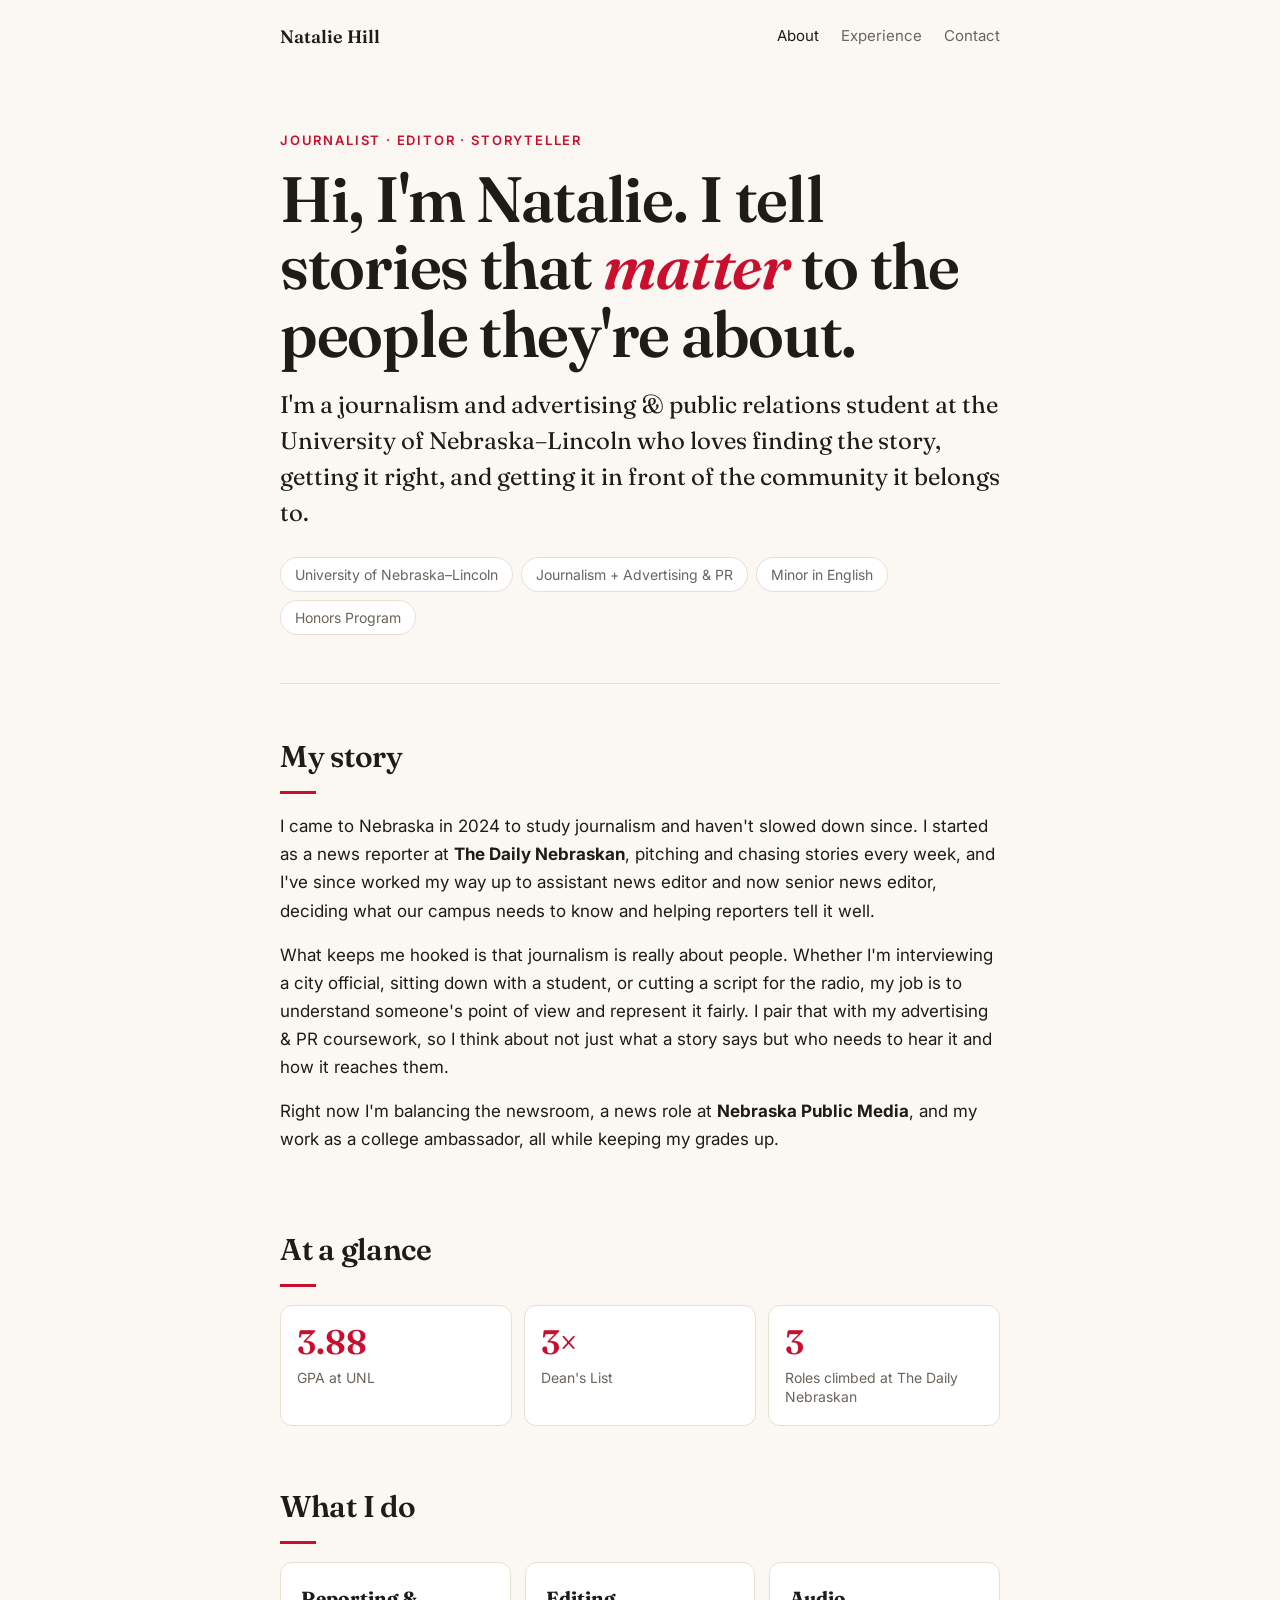
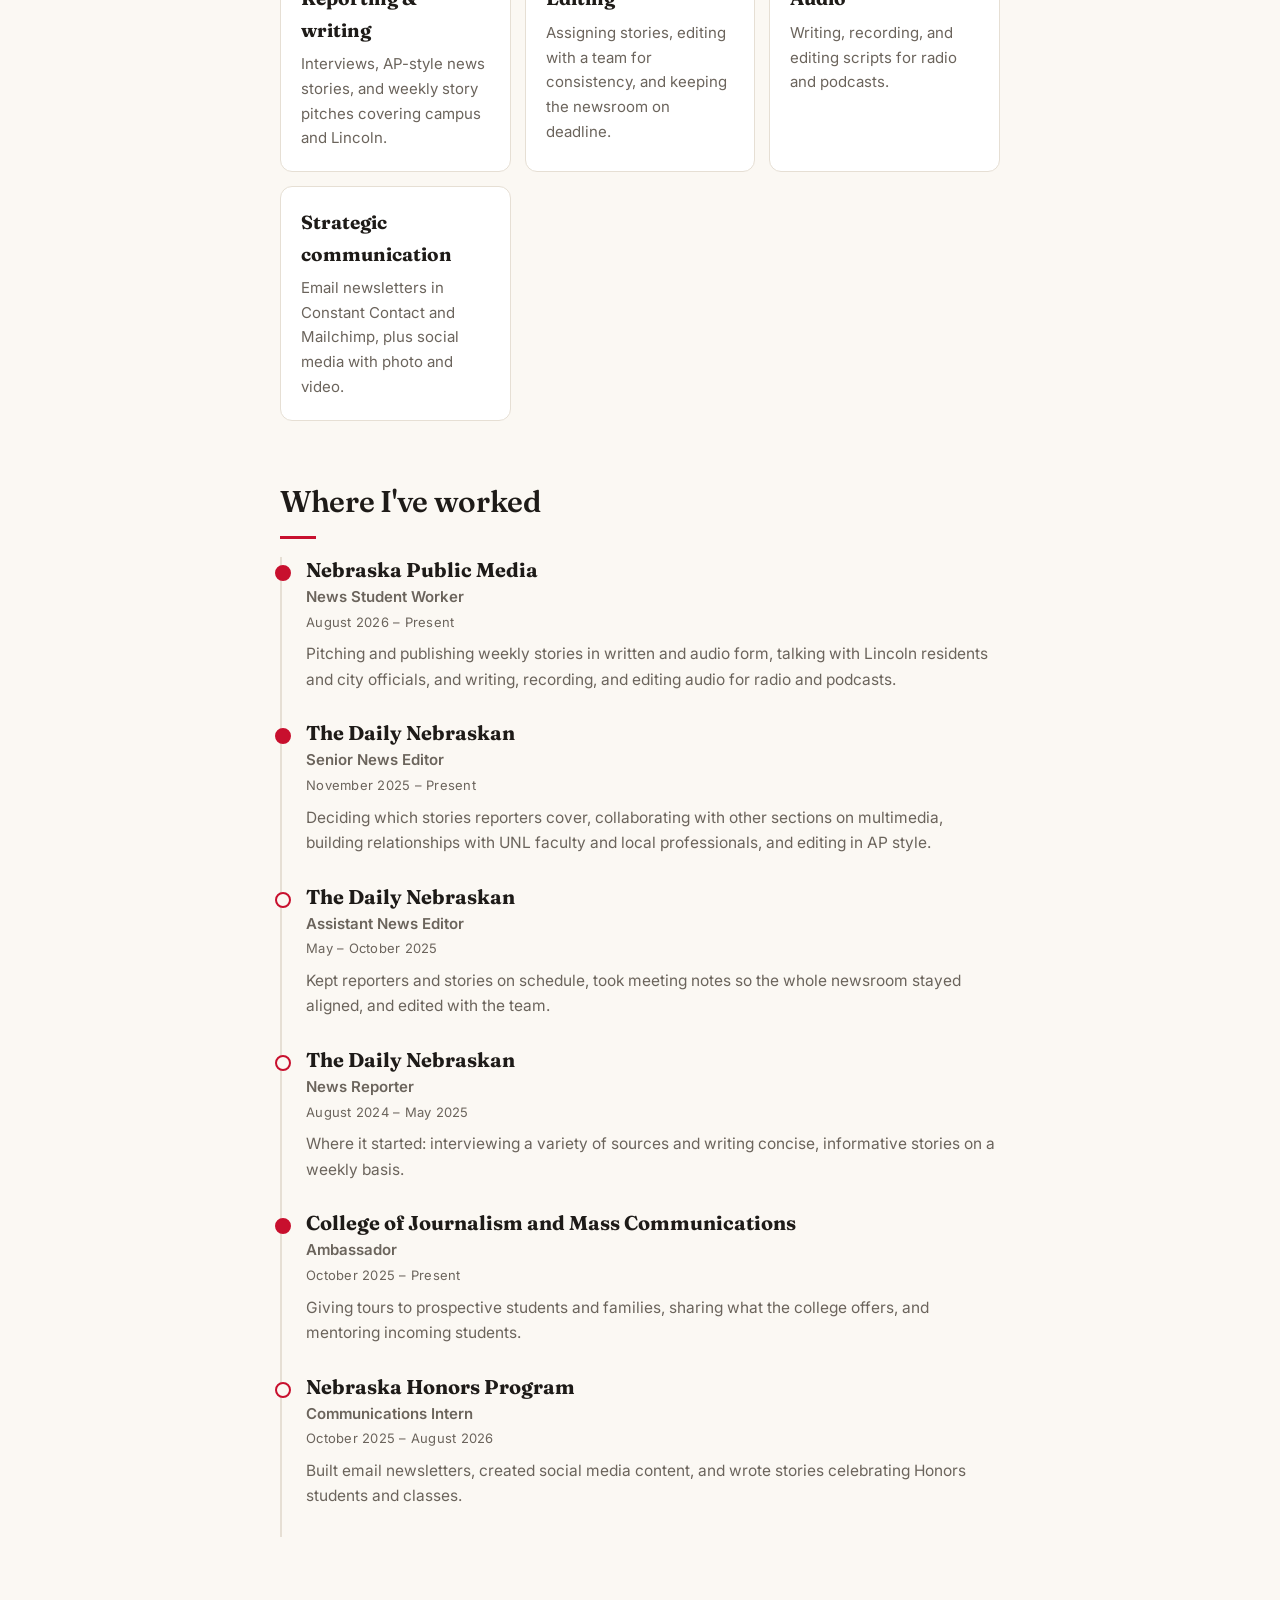
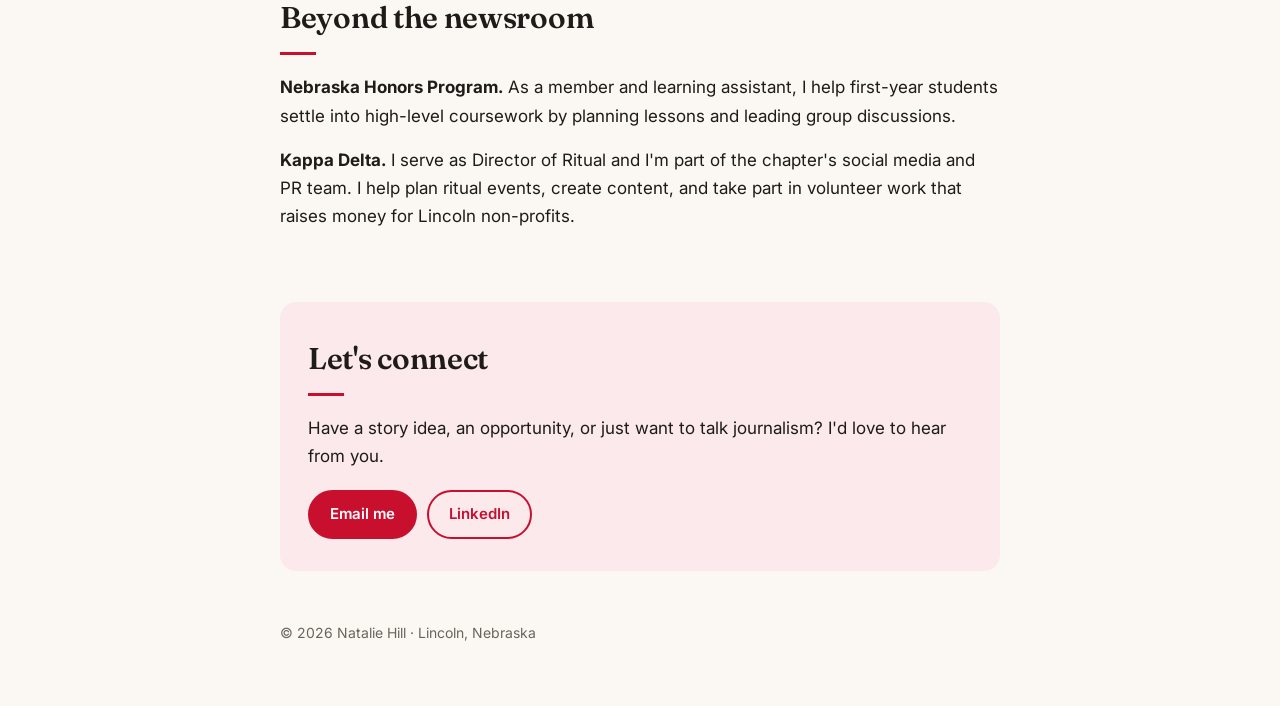
<file: about.html>
<!doctype html>
<html lang="en">
<head>
  <meta charset="utf-8">
  <meta name="viewport" content="width=device-width, initial-scale=1">
  <title>About | Natalie Hill</title>
  <meta name="description" content="Natalie Hill is a journalism and advertising & public relations student at the University of Nebraska–Lincoln, a Senior News Editor at The Daily Nebraskan, and a news student worker at Nebraska Public Media.">
  <meta property="og:title" content="About Natalie Hill">
  <meta property="og:description" content="Journalism and advertising & PR student, newsroom editor, and storyteller at the University of Nebraska–Lincoln.">
  <meta property="og:type" content="website">
  <link rel="preconnect" href="https://fonts.googleapis.com">
  <link rel="preconnect" href="https://fonts.gstatic.com" crossorigin>
  <link href="https://fonts.googleapis.com/css2?family=Fraunces:ital,opsz,wght@0,9..144,500;0,9..144,600;1,9..144,500&family=Inter:wght@400;500;600&display=swap" rel="stylesheet">
  <link rel="stylesheet" href="assets/style.css">
</head>
<body>
  <div class="wrap">
    <nav class="site-nav" aria-label="Main">
      <a class="brand" href="./">Natalie Hill</a>
      <ul>
        <li><a href="about.html" aria-current="page">About</a></li>
        <li><a href="#experience">Experience</a></li>
        <li><a href="#contact">Contact</a></li>
      </ul>
    </nav>

    <header class="hero">
      <p class="eyebrow">Journalist · Editor · Storyteller</p>
      <h1>Hi, I'm Natalie. I tell stories that <em>matter</em> to the people they're about.</h1>
      <p class="lede">I'm a journalism and advertising &amp; public relations student at the University of Nebraska–Lincoln who loves finding the story, getting it right, and getting it in front of the community it belongs to.</p>
      <ul class="chips" aria-label="Quick facts">
        <li>University of Nebraska–Lincoln</li>
        <li>Journalism + Advertising &amp; PR</li>
        <li>Minor in English</li>
        <li>Honors Program</li>
      </ul>
    </header>

    <main>
      <section id="story">
        <h2>My story</h2>
        <p>I came to Nebraska in 2024 to study journalism and haven't slowed down since. I started as a news reporter at <strong>The Daily Nebraskan</strong>, pitching and chasing stories every week, and I've since worked my way up to assistant news editor and now senior news editor, deciding what our campus needs to know and helping reporters tell it well.</p>
        <p>What keeps me hooked is that journalism is really about people. Whether I'm interviewing a city official, sitting down with a student, or cutting a script for the radio, my job is to understand someone's point of view and represent it fairly. I pair that with my advertising &amp; PR coursework, so I think about not just what a story says but who needs to hear it and how it reaches them.</p>
        <p>Right now I'm balancing the newsroom, a news role at <strong>Nebraska Public Media</strong>, and my work as a college ambassador, all while keeping my grades up.</p>
      </section>

      <section aria-labelledby="numbers">
        <h2 id="numbers">At a glance</h2>
        <dl class="stats">
          <div class="stat"><dt>3.88</dt><dd>GPA at UNL</dd></div>
          <div class="stat"><dt>3×</dt><dd>Dean's List</dd></div>
          <div class="stat"><dt>3</dt><dd>Roles climbed at The Daily Nebraskan</dd></div>
        </dl>
      </section>

      <section id="skills">
        <h2>What I do</h2>
        <div class="cards">
          <div class="card">
            <h3>Reporting &amp; writing</h3>
            <p>Interviews, AP-style news stories, and weekly story pitches covering campus and Lincoln.</p>
          </div>
          <div class="card">
            <h3>Editing</h3>
            <p>Assigning stories, editing with a team for consistency, and keeping the newsroom on deadline.</p>
          </div>
          <div class="card">
            <h3>Audio</h3>
            <p>Writing, recording, and editing scripts for radio and podcasts.</p>
          </div>
          <div class="card">
            <h3>Strategic communication</h3>
            <p>Email newsletters in Constant Contact and Mailchimp, plus social media with photo and video.</p>
          </div>
        </div>
      </section>

      <section id="experience">
        <h2>Where I've worked</h2>
        <ol class="timeline">
          <li class="now">
            <h3>Nebraska Public Media</h3>
            <p class="role">News Student Worker</p>
            <p class="when">August 2026 – Present</p>
            <p>Pitching and publishing weekly stories in written and audio form, talking with Lincoln residents and city officials, and writing, recording, and editing audio for radio and podcasts.</p>
          </li>
          <li class="now">
            <h3>The Daily Nebraskan</h3>
            <p class="role">Senior News Editor</p>
            <p class="when">November 2025 – Present</p>
            <p>Deciding which stories reporters cover, collaborating with other sections on multimedia, building relationships with UNL faculty and local professionals, and editing in AP style.</p>
          </li>
          <li>
            <h3>The Daily Nebraskan</h3>
            <p class="role">Assistant News Editor</p>
            <p class="when">May – October 2025</p>
            <p>Kept reporters and stories on schedule, took meeting notes so the whole newsroom stayed aligned, and edited with the team.</p>
          </li>
          <li>
            <h3>The Daily Nebraskan</h3>
            <p class="role">News Reporter</p>
            <p class="when">August 2024 – May 2025</p>
            <p>Where it started: interviewing a variety of sources and writing concise, informative stories on a weekly basis.</p>
          </li>
          <li class="now">
            <h3>College of Journalism and Mass Communications</h3>
            <p class="role">Ambassador</p>
            <p class="when">October 2025 – Present</p>
            <p>Giving tours to prospective students and families, sharing what the college offers, and mentoring incoming students.</p>
          </li>
          <li>
            <h3>Nebraska Honors Program</h3>
            <p class="role">Communications Intern</p>
            <p class="when">October 2025 – August 2026</p>
            <p>Built email newsletters, created social media content, and wrote stories celebrating Honors students and classes.</p>
          </li>
        </ol>
      </section>

      <section id="community">
        <h2>Beyond the newsroom</h2>
        <p><strong>Nebraska Honors Program.</strong> As a member and learning assistant, I help first-year students settle into high-level coursework by planning lessons and leading group discussions.</p>
        <p><strong>Kappa Delta.</strong> I serve as Director of Ritual and I'm part of the chapter's social media and PR team. I help plan ritual events, create content, and take part in volunteer work that raises money for Lincoln non-profits.</p>
      </section>

      <section class="contact" id="contact">
        <h2>Let's connect</h2>
        <p>Have a story idea, an opportunity, or just want to talk journalism? I'd love to hear from you.</p>
        <div class="buttons">
          <a class="btn primary" href="mailto:nataliehill315@gmail.com">Email me</a>
          <a class="btn ghost" href="https://www.linkedin.com/in/natalie-hill-982364333/" target="_blank" rel="noopener">LinkedIn</a>
        </div>
      </section>
    </main>

    <footer>
      <p>© <span id="year">2026</span> Natalie Hill · Lincoln, Nebraska</p>
    </footer>
  </div>
  <script>document.getElementById("year").textContent = new Date().getFullYear();</script>
</body>
</html>
</file>
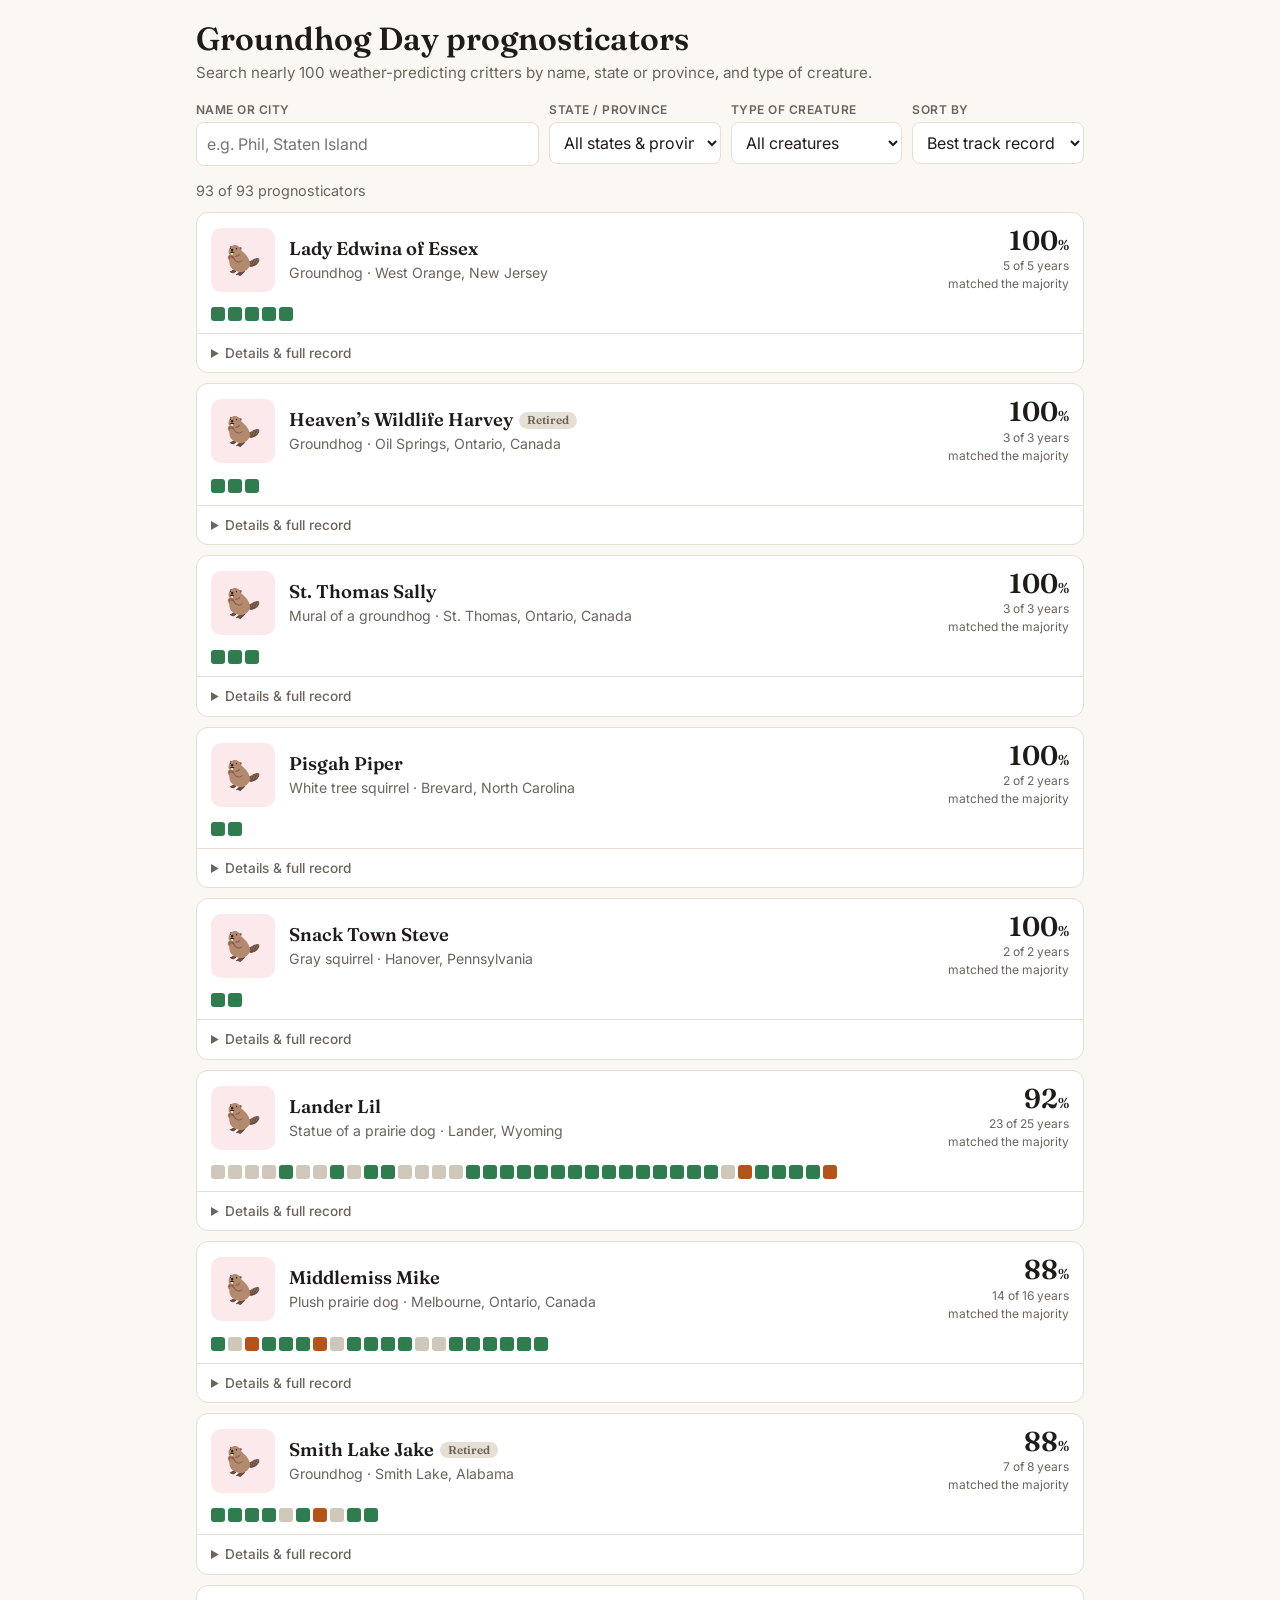
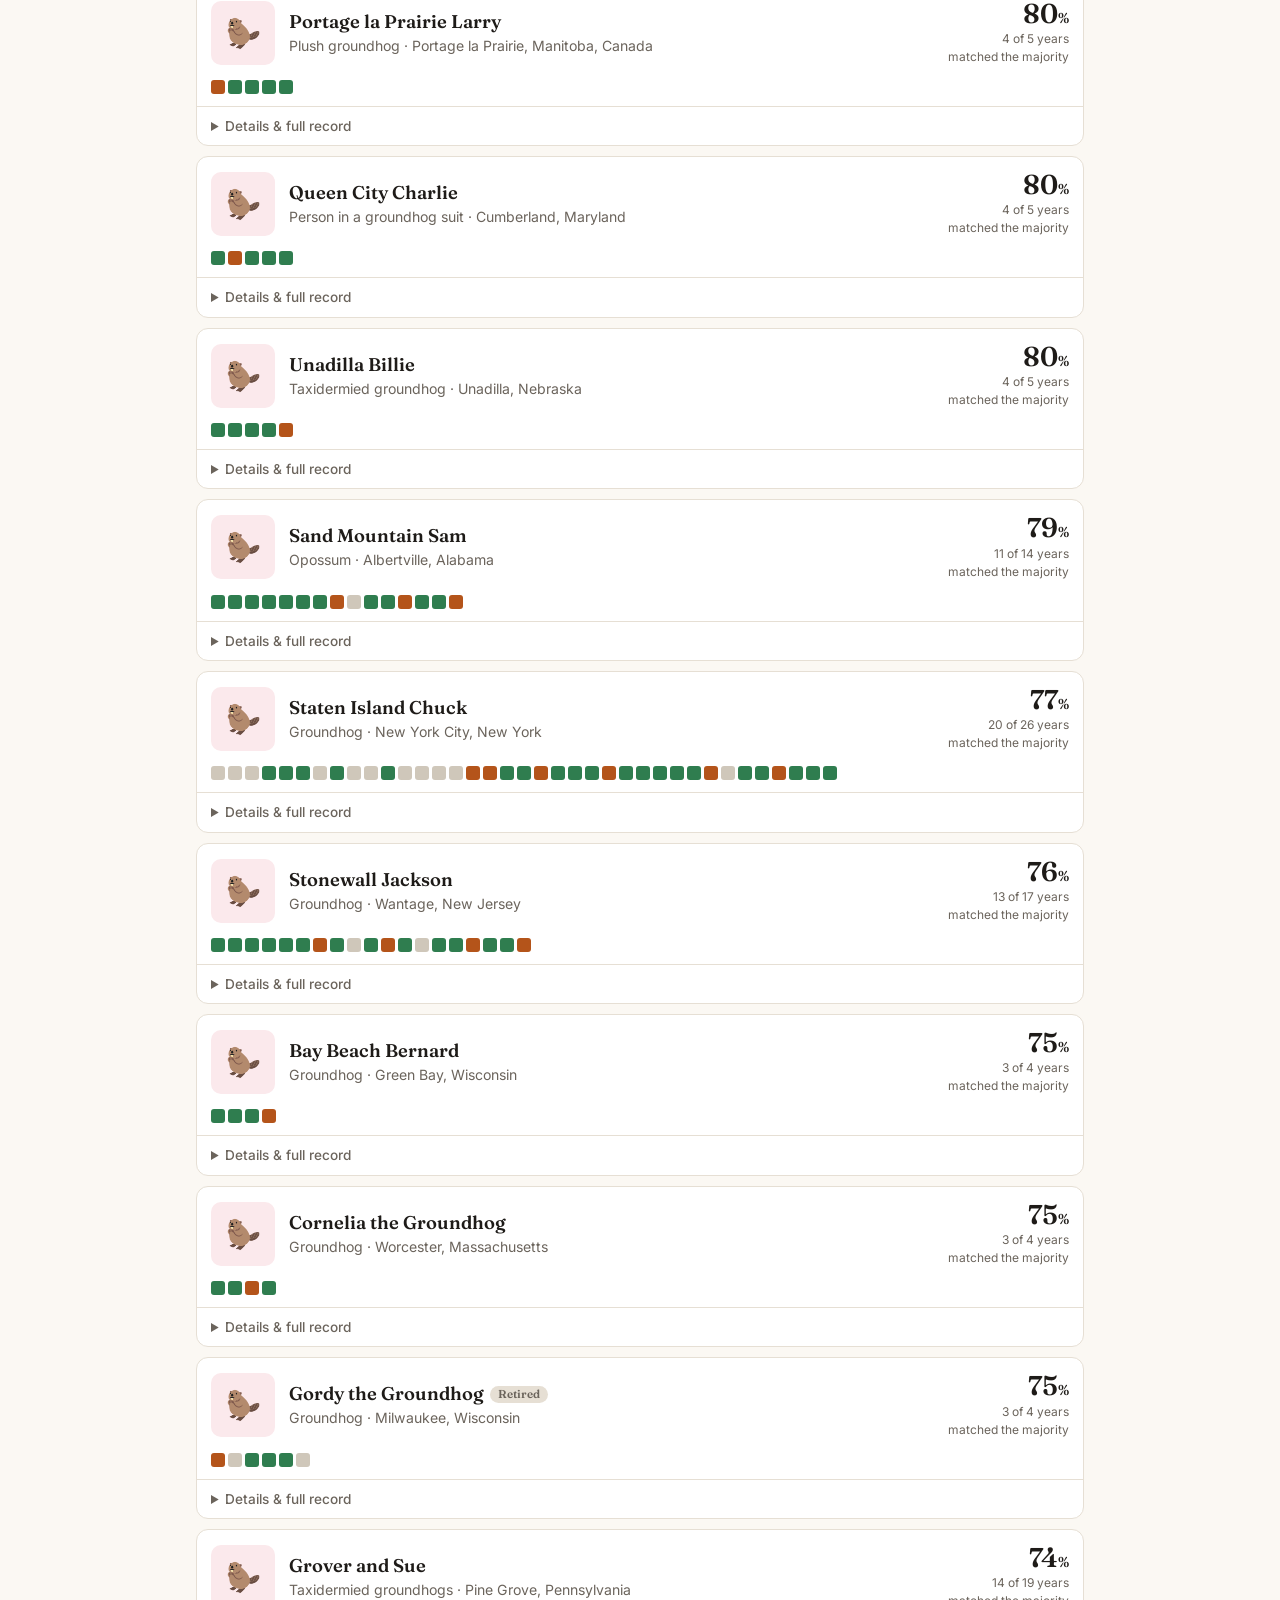
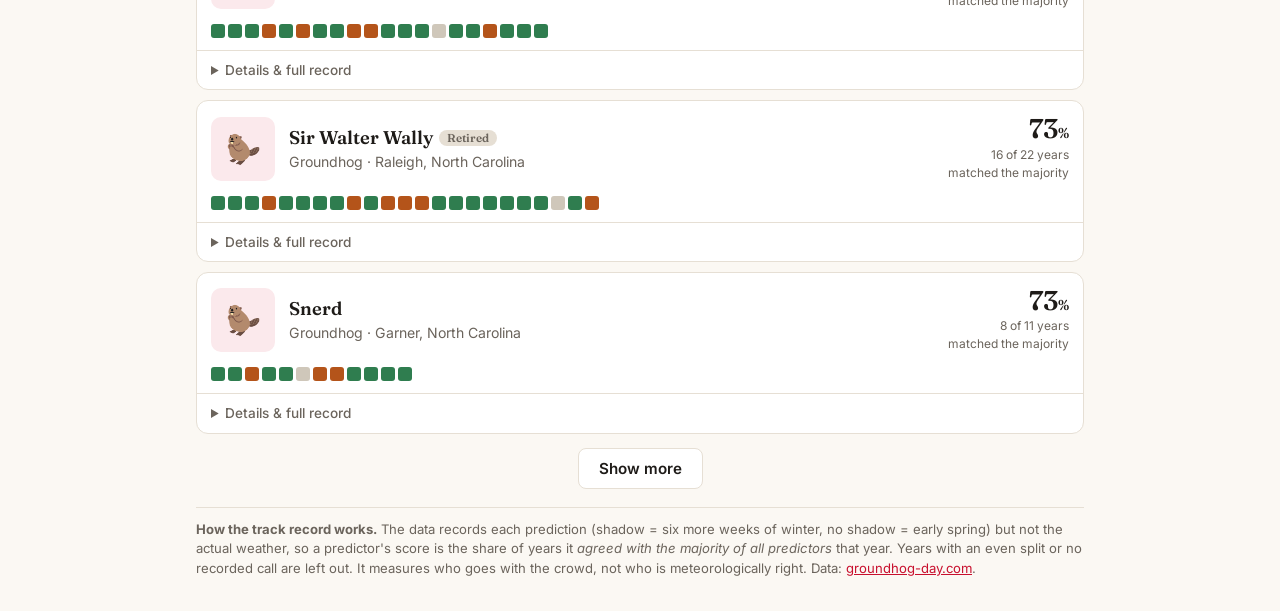
<file: groundhog.html>
<!doctype html>
<html lang="en">
<head>
<meta charset="utf-8">
<meta name="viewport" content="width=device-width, initial-scale=1">
<title>Groundhog Day Prognosticators</title>
<meta name="description" content="Search Groundhog Day prognosticators by name, state or province, and type of creature, and see each one's track record.">
<link rel="preconnect" href="https://fonts.googleapis.com">
<link rel="preconnect" href="https://fonts.gstatic.com" crossorigin>
<link href="https://fonts.googleapis.com/css2?family=Fraunces:opsz,wght@9..144,600&family=Inter:wght@400;500;600&display=swap" rel="stylesheet">
<style>
:root {
  --bg: #fbf8f3; --surface: #fff; --ink: #1e1b18; --muted: #6b645c; --line: #e6dfd4;
  --accent: #c8102e; --accent-soft: #fbe9ec;
  --hit: #2f7d4f; --miss: #b4541a; --none: #cfc7ba;
  --serif: "Fraunces", Georgia, serif; --sans: "Inter", system-ui, -apple-system, "Segoe UI", sans-serif;
}
@media (prefers-color-scheme: dark) {
  :root { --bg: #161412; --surface: #1f1c19; --ink: #f1ece4; --muted: #a39a8e; --line: #332e29;
    --accent: #ff5a73; --accent-soft: #2e1a1e; --hit: #5fbf86; --miss: #e08a4f; --none: #4a443d; }
}
* { box-sizing: border-box; }
body { margin: 0; background: var(--bg); color: var(--ink); font: 16px/1.5 var(--sans); }
.app { max-width: 920px; margin: 0 auto; padding: 20px 16px 32px; }
h1 { font: 600 clamp(1.5rem, 4vw, 2rem)/1.2 var(--serif); margin: 0 0 4px; }
.sub { color: var(--muted); margin: 0 0 16px; font-size: .95rem; }
.controls { display: grid; grid-template-columns: 2fr 1fr 1fr 1fr; gap: 10px; }
.controls label { display: block; font-size: .75rem; font-weight: 600; color: var(--muted); margin-bottom: 3px; text-transform: uppercase; letter-spacing: .04em; }
input, select { width: 100%; font: inherit; color: var(--ink); background: var(--surface); border: 1px solid var(--line); border-radius: 8px; padding: 9px 10px; min-height: 42px; }
input:focus, select:focus, button:focus-visible, summary:focus-visible { outline: 2px solid var(--accent); outline-offset: 1px; }
.bar { display: flex; flex-wrap: wrap; justify-content: space-between; align-items: center; gap: 8px; margin: 14px 0 10px; font-size: .9rem; color: var(--muted); }
.bar button { font: inherit; background: none; border: 0; color: var(--accent); cursor: pointer; text-decoration: underline; padding: 4px; }
.card { background: var(--surface); border: 1px solid var(--line); border-radius: 12px; margin-bottom: 10px; overflow: hidden; }
.head { display: grid; grid-template-columns: 64px 1fr auto; gap: 14px; align-items: center; padding: 14px; }
.photo { width: 64px; height: 64px; border-radius: 10px; object-fit: cover; background: var(--accent-soft); display: flex; align-items: center; justify-content: center; font-size: 28px; }
.name { font: 600 1.15rem/1.25 var(--serif); margin: 0; }
.meta { color: var(--muted); font-size: .88rem; margin: 2px 0 0; }
.tag { display: inline-block; font-size: .72rem; font-weight: 600; padding: 1px 8px; border-radius: 99px; background: var(--accent-soft); color: var(--accent); margin-left: 6px; vertical-align: 2px; }
.tag.off { background: var(--line); color: var(--muted); }
.score { text-align: right; min-width: 92px; }
.pct { font: 600 1.7rem/1 var(--serif); }
.pct small { font-size: .9rem; }
.of { font-size: .75rem; color: var(--muted); margin-top: 3px; }
.strip { display: flex; flex-wrap: wrap; gap: 3px; padding: 0 14px 12px; }
.dot { width: 14px; height: 14px; border-radius: 3px; background: var(--none); }
.dot.hit { background: var(--hit); }
.dot.miss { background: var(--miss); }
details { border-top: 1px solid var(--line); }
summary { cursor: pointer; padding: 9px 14px; font-size: .85rem; color: var(--muted); font-weight: 500; }
.more { padding: 0 14px 14px; font-size: .92rem; }
.more p { margin: 0 0 10px; }
.stats { display: flex; flex-wrap: wrap; gap: 6px 22px; margin-bottom: 10px; }
.stats b { font-weight: 600; }
.legend { display: flex; flex-wrap: wrap; gap: 4px 16px; font-size: .78rem; color: var(--muted); padding: 0 0 10px; }
.legend span::before { content: ""; display: inline-block; width: 10px; height: 10px; border-radius: 2px; margin-right: 5px; background: var(--c); }
.note { font-size: .82rem; color: var(--muted); border-top: 1px solid var(--line); padding-top: 12px; margin-top: 18px; }
.note a { color: var(--accent); }
.empty { text-align: center; color: var(--muted); padding: 40px 0; }
.more-btn[hidden] { display: none; }
.more-btn { display: block; margin: 14px auto 0; font: 600 .95rem var(--sans); background: var(--surface); color: var(--ink); border: 1px solid var(--line); border-radius: 8px; padding: 10px 20px; cursor: pointer; }
table { border-collapse: collapse; width: 100%; font-size: .85rem; }
td, th { text-align: left; padding: 3px 8px 3px 0; }
@media (max-width: 640px) {
  .controls { grid-template-columns: 1fr 1fr; }
  .controls > :first-child { grid-column: 1 / -1; }
  .head { grid-template-columns: 52px 1fr; }
  .photo { width: 52px; height: 52px; }
  .score { grid-column: 1 / -1; text-align: left; display: flex; align-items: baseline; gap: 10px; }
}
</style>
</head>
<body>
<div class="app">
  <h1>Groundhog Day prognosticators</h1>
  <p class="sub">Search nearly 100 weather-predicting critters by name, state or province, and type of creature.</p>

  <div class="controls" role="search">
    <div><label for="q">Name or city</label><input id="q" type="search" placeholder="e.g. Phil, Staten Island" autocomplete="off"></div>
    <div><label for="region">State / province</label><select id="region"></select></div>
    <div><label for="type">Type of creature</label><select id="type"></select></div>
    <div><label for="sort">Sort by</label><select id="sort">
      <option value="rate">Best track record</option>
      <option value="count">Most predictions</option>
      <option value="name">Name (A–Z)</option>
    </select></div>
  </div>

  <div class="bar"><span id="count" aria-live="polite"></span><button id="reset" type="button" hidden>Clear filters</button></div>
  <div id="results"></div>
  <button id="more" class="more-btn" type="button" hidden>Show more</button>

  <div class="note">
    <b>How the track record works.</b> The data records each prediction (shadow = six more weeks of winter, no shadow = early spring) but not the actual weather,
    so a predictor's score is the share of years it <i>agreed with the majority of all predictors</i> that year. Years with an even split or no recorded call are left out.
    It measures who goes with the crowd, not who is meteorologically right. Data: <a href="https://groundhog-day.com" target="_blank" rel="noopener">groundhog-day.com</a>.
  </div>
</div>

<script>
const DATA = {"consensus":{"1990":0,"1991":1,"1992":1,"1993":1,"1994":1,"1995":0,"1996":0,"1997":0,"1998":1,"1999":0,"2000":1,"2001":0,"2002":1,"2003":0,"2004":1,"2005":1,"2006":1,"2007":0,"2008":0,"2009":1,"2010":0,"2011":0,"2012":0,"2013":1,"2014":1,"2015":0,"2016":0,"2017":0,"2018":0,"2019":1,"2021":0,"2022":0,"2023":1,"2024":0,"2025":0,"2026":1},"animals":[{"id":84,"slug":"allen-mcbutterpants","name":"Allen McButterpants","city":"Hampton Bays","region":"New York","country":"USA","type":"Groundhog","active":false,"desc":"Allen McButterpants was the groundhog mascot and ambassador of the Evelyn Alexander Wildlife Rescue Center in Hampton Bays, New York. Allen had mobility issues which meant he couldn’t be released back into the wild, so he spent his time on training and exercise which kept him in tip-top shape for his annual prognostications. Allen was a bit of a health nut who followed a clean vegetarian diet of leafy greens, carrots, beets, and tomatoes, and kept in shape with digging-centric workouts. Allen was also particularly keen on yoga and meditation, which contributed to his calm and easy-going personality.","img":"https://groundhog-day.com/images/ghogs/allen-mcbutterpants.jpeg","now":"https://www.facebook.com/mjsemack/posts/pfbid03868hhHBAq1PAdPeaWN7eY9ZivzhhvGPp8mDdf58i8vPnkwU2ZjyYDdKuaGuAWWhUl","p":[[2023,0],[2024,0],[2025,0]]},{"id":65,"slug":"athene-the-burrowing-owl","name":"Athene the Burrowing Owl","city":"Cape Coral","region":"Florida","country":"USA","type":"Person in an owl suit","active":true,"desc":"Athene is the burrowing owl mascot and official prognosticator of Ground Owl Day every year for Cape Coral, Florida. Ground Owl Day is hosted by the Cape Coral Friends of Wildlife (CCFW) who help to protect local wildlife. Similar to most prognosticating groundhogs, if Athene sees her shadow, winter lingers; if not, spring is on its way. Athene is a bit of a social media phenom as she loves getting her photo taken with guests, whereas most burrowing owls prefer that guests stay 10 feet away.","img":"https://groundhog-day.com/images/ghogs/athene-the-burrowing-owl.jpeg","now":"https://www.gulfcoastnewsnow.com/article/cape-corals-ground-owl-day-winter/70223532","p":[[2019,1],[2020,1],[2021,0],[2022,1],[2023,1],[2024,1],[2025,0],[2026,1]]},{"id":23,"slug":"balzac-billy","name":"Balzac Billy","city":"Balzac","region":"Alberta","country":"Canada","type":"Person in a gopher suit","active":true,"desc":"Balzac Billy is the “Prairie Prognosticator”, a man-sized gopher mascot who prognosticates weather on Groundhog Day from the town of Balzac, Alberta. Billy is not a real groundhog because groundhogs are not native to Alberta. Instead, Billy is more properly a Richardson Ground Squirrel (ie, a gopher) who lives in a man-sized burrow outside the Blue Grass Nursery & Garden Centre. Billy eats seeds, leaves, roots and flowers, as well as some insects, and of course his annual Groundhog Day Breakfast!","img":"https://groundhog-day.com/images/ghogs/balzac-billy.jpeg","now":"https://discoverairdrie.com/articles/balzac-billy-has-made-his-groundhog-day-prediction-heres-what-it-means","p":[[2004,1],[2005,0],[2006,0],[2007,null],[2008,0],[2009,1],[2010,0],[2011,1],[2012,1],[2013,0],[2014,0],[2015,0],[2016,0],[2017,1],[2018,0],[2019,0],[2020,0],[2021,1],[2022,1],[2023,0],[2024,1],[2025,0],[2026,1]]},{"id":85,"slug":"bay-beach-bernard","name":"Bay Beach Bernard","city":"Green Bay","region":"Wisconsin","country":"USA","type":"Groundhog","active":true,"desc":"Bay Beach Bernard is the official prognosticator and groundhog ambassador for the Bay Beach Wildlife Sanctuary in northeast Wisconsin. Tragically hit by a car at a young age, Bernard takes it easy in between performing his duties as public figure. He is often seen wrapped in luxurious fabrics, he is an accomplished painter, and he maintains a healthy diet of corn-on-the-cob and bananas. Unique amongst groundhogs, Bernard makes his yearly predictions from an Ice Desk. Maybe it keeps the swelling down on his injured leg, or maybe he just likes having a very cool desk.","img":"https://groundhog-day.com/images/ghogs/bay-beach-bernard.jpeg","now":"https://youtu.be/3-MQhHdW5Fc?t=15","p":[[2023,1],[2024,0],[2025,0],[2026,0]]},{"id":37,"slug":"beardsley-bart","name":"Beardsley Bart","city":"Bridgeport","region":"Connecticut","country":"USA","type":"Prairie dog","active":true,"desc":"Beardsley Bart is the principal prognosticating prairie dog at Connecticut’s Beardsley Zoo. His official title is Senior Spring Arrival Specialist. Every year, Beardsley Bart says that spring is coming eventually, and he has always been 100 percent correct.","img":"https://groundhog-day.com/images/ghogs/beardsley-bart.jpeg","now":"https://www.facebook.com/reel/1238438944918680","p":[[2010,0],[2011,null],[2012,0],[2013,0],[2014,0],[2015,null],[2016,0],[2017,0],[2018,0],[2019,1],[2020,0],[2021,0],[2022,0],[2023,0],[2024,0],[2025,0],[2026,0]]},{"id":32,"slug":"bee-cave-bob","name":"Bee Cave Bob","city":"Bee Cave","region":"Texas","country":"USA","type":"Armadillo","active":true,"desc":"Bee Cave Bob has helped Texans predict the early arrival of spring or the prolongment of winter since 2010. Bob is part of a Groundhog Day secessionist movement: with founder T. Booth rechristening it “Armadillo Day,” and stating “we don’t need no mangy groundhog in Pennsylvania predicting the weather for us.” In addition to weather forecasts, Bob also predicts the upcoming year’s partisan lean.","img":"https://groundhog-day.com/images/ghogs/bee-cave-bob.jpeg","now":"https://cbsaustin.com/news/local/bee-cave-bob-does-not-see-his-shadow-predicting-early-spring","p":[[2011,1],[2012,0],[2013,1],[2014,0],[2015,0],[2016,0],[2017,0],[2018,0],[2019,0],[2020,0],[2021,0],[2022,1],[2023,0],[2024,0],[2025,0],[2026,0]]},{"id":53,"slug":"benny-the-bass","name":"Benny the Bass","city":"Buckeye Lake","region":"Ohio","country":"USA","type":"Largemouth bass","active":true,"desc":"Benny the Bass is a foreseeing fish whose annual weather prediction kicks off Winterfest in Buckeye Lake, Ohio. Unlike the traditional ‘shadow’ method preferred by landgoing prognosticators, Benny’s prediction is based on his breakfast. “I pour a bunch of minnows into this big tank with a live bass,” says Mike Fornataro, Chair of Winterfest, “Then people chant, Take the bait, spring can’t wait.’ The bass has three minutes to eat a minnow. If he does, it’s an early spring. If he doesn’t, it’s six more weeks of winter.”","img":"https://groundhog-day.com/images/ghogs/benny-the-bass.jpeg","now":"https://www.facebook.com/BuckeyeLakeWinterfest/posts/pfbid02aoNgrCiHyK28L9j6HSrtLioKQUgYk49whJsyz7NuxYNbNiop6NtaDjPxPfVx8mrhl","p":[[2015,1],[2016,1],[2017,0],[2018,1],[2019,0],[2020,1],[2021,null],[2022,0],[2023,0],[2024,0],[2025,0],[2026,0]]},{"id":57,"slug":"big-al","name":"Big Al","city":"Beaumont","region":"Texas","country":"USA","type":"Alligator","active":true,"desc":"Big Al is a 92-year old, 1,000 pound, 13.4-foot alligator prognosticator from Beaumont, Texas. On February 2, Al is offered a chicken breast to chow down on. According to his owner, Gary Saurage, ”If this alligator eats, that means we are done with winter. If he doesn’t, don’t bring your swimsuits out yet.” While groundhogs have a spotty record of predictions, “alligators tell the truth. They’ve been around for millions and millions of years. That’s why we truly believe alligators know when to eat.” Perhaps unfairly, considering Al’s record-setting heft, Saurage insists that there is no need to check with an ‘overgrown hedgehog.’","img":"https://groundhog-day.com/images/ghogs/big-al.jpeg","now":"https://www.12newsnow.com/article/news/local/will-gator-countrys-big-al-agree-with-groundhog-punxsutawney-phil/502-a3e87306-f587-4330-8c03-daf66d3a4772","p":[[2017,1],[2018,0],[2019,1],[2020,0],[2021,1],[2022,1],[2023,1],[2024,0],[2025,1],[2026,0]]},{"id":75,"slug":"birmingham-jill","name":"Birmingham Jill","city":"Birmingham","region":"Alabama","country":"USA","type":"Opossum","active":true,"desc":"Birmingham Jill is the resident opossum prognosticator for the Birmingham Zoo in central Alabama. The zoo does have a live-in groundhog — Birmingham Bill — but Jill is nice enough to take over for him on February 2nd each year so he doesn’t have to wake up early from hibernation. When asked about Jill’s record, Bill Lang from the zoo says “She has yet to be wrong and has a better record than Punxsutawney Phil!” This is why the motto around Birmingham Zoo is: ‘Opossums are awesome!’","img":"https://groundhog-day.com/images/ghogs/birmingham-jill.jpeg","now":"https://www.facebook.com/reel/3307480349417165","p":[[2019,1],[2020,null],[2021,1],[2022,null],[2023,null],[2024,1],[2025,0],[2026,1]]},{"id":56,"slug":"boise-bill","name":"Boise Bill","city":"Boise","region":"Idaho","country":"USA","type":"Plush prairie dog","active":false,"desc":"Boise Bill is a plush prairie dog from Boise, Idaho. For many years, Bill was a staple in predicting the weather in Boise, however, he now on an indefinite sabbatical. Here is his statement: “Honestly, it’s a lot of stress having the whole world depend on you to predict the weather and I needed to take a break. I’ve really been enjoying my time out of the spotlight and have been focusing on Zoo Boise’s Conservation Fund. I have a beautiful corner office in my burrow and spend most of my day helping zoo staff come up with innovative ways to raise money to help protects animals all over the world.”","img":"https://groundhog-day.com/images/ghogs/boise-bill.jpeg","now":"https://www.facebook.com/zooboise/posts/pfbid02mzzjCbDZn9jBgZESpB9NxowgVcJcupCfNCHPjC1zEoNZdFKPEm5yhsRst9wevJ4zl","p":[[2007,1],[2008,null],[2009,1],[2010,1],[2011,1],[2012,1],[2013,1],[2014,null],[2015,0],[2016,1],[2017,0],[2018,0],[2019,null],[2020,null],[2021,null],[2022,null],[2023,null]]},{"id":40,"slug":"bowman-bill","name":"Bowman Bill","city":"Stephens City","region":"Virginia","country":"USA","type":"Groundhog puppet","active":true,"desc":"Bowman Bill is the resident puppet prognosticator at Bowman Library, in Stephens City, Virginia. Bill’s Groundhog Day ceremony includes awards, crafts, stories and ice cream: if Bill sees his shadow, the ice cream is topped with chocolate sauce. Not one to hog the limelight, Bill shares his Groundhog Day with two live groundhogs, Tiva and Luna, who come to the library to observe Bill’s technique first hand.","img":"https://groundhog-day.com/images/ghogs/bowman-bill.jpeg","now":"https://www.facebook.com/handleyregional/posts/pfbid0Gebb3UCfMMdWrKnKpBuNPsbTzCwvYd5vrfJe1X7CzxxptHYpq4sfVnsbwBTfCnual","p":[[2011,1],[2012,null],[2013,1],[2014,1],[2015,1],[2016,null],[2017,1],[2018,1],[2019,1],[2020,0],[2021,1],[2022,1],[2023,1],[2024,1],[2025,1],[2026,1]]},{"id":6,"slug":"buckeye-chuck","name":"Buckeye Chuck","city":"Marion","region":"Ohio","country":"USA","type":"Groundhog","active":true,"desc":"Buckeye Chuck is a weather-predicting groundhog in Marion, Ohio. In 1979, the Ohio legislature named Chuck the official groundhog for the Ohio state. Buckeye Chuck lives a comfortable, celebrity lifestyle — only working one day a year — but he doesn’t let the fame get to his head.","img":"https://groundhog-day.com/images/ghogs/buckeye-chuck.jpeg","now":"https://clevelandmagazine.com/articles/buckeye-chuck-predicts-an-early-spring-in-2026/","p":[[1990,0],[1991,0],[1992,null],[1993,1],[1994,1],[1995,null],[1996,0],[1997,0],[1998,0],[1999,0],[2000,0],[2001,0],[2002,1],[2003,0],[2004,1],[2005,1],[2006,1],[2007,0],[2008,0],[2009,1],[2010,0],[2011,0],[2012,0],[2013,0],[2014,0],[2015,0],[2016,1],[2017,1],[2018,1],[2019,0],[2020,0],[2021,0],[2022,0],[2023,1],[2024,0],[2025,0],[2026,0]]},{"id":41,"slug":"buffalo-bert","name":"Buffalo Bert","city":"Buffalo","region":"New York","country":"USA","type":"Groundhog","active":true,"desc":"Buffalo Bert is the official prognosticating groundhog for the city of Buffalo, New York, residing at the Hawk Creek Wildlife Refuge. Bert is the world’s most accurate weather prognosticator with a 100% accurate prediction rate. He was rescued as an orphan and now embraces serving the public. “Bert is a survivor, and was rescued for a reason,” says Tanya Lowe, Director of Wildlife Education, “Now he’s a Buffalo ambassador.” Like the fine citizens of Buffalo, Bert fears no weather and has never met a party he didn’t like.","img":"https://groundhog-day.com/images/ghogs/buffalo-bert.jpeg","now":"https://www.facebook.com/buffalogroundhogday/posts/pfbid032FgF36roWeqeSjnAZy9X6mrwUE32HaMVsxuVLwqVQrJkDiC5WcLtdoCTjCZueJU1l","p":[[2013,1],[2014,1],[2015,1],[2016,1],[2017,1],[2018,1],[2019,1],[2020,1],[2021,1],[2022,1],[2023,1],[2024,1],[2025,1],[2026,1]]},{"id":86,"slug":"cedar-the-groundhog","name":"Cedar the Groundhog","city":"West Dundee","region":"Illinois","country":"USA","type":"Groundhog","active":true,"desc":"Cedar the Groundhog (aka, Squish) is a young whistlepig who gives official prognostications for the Randall Oaks Zoo in West Dundee, Illinois. Cedar was orphaned at a very young age and entered the care of the zoo. Typically Gen-Z, Cedar is very friendly and loves getting attention (his predictions are streamed on Facebook), which is why he invites lots of people to his parties. For any partygoers unsure how to shop for a groundhog, Cedar unsubtly posted on Facebook that he loves banana chips.","img":"https://groundhog-day.com/images/ghogs/cedar-the-groundhog.jpeg","now":"https://www.facebook.com/RandallOaksZoo/posts/pfbid023anGCeExDFXQ9Ff2pLwMaT3C5SzAmaTb6RXWkUimo7bVPpn3ok2AUqSZHpkMFjXNl","p":[[2023,0],[2024,0],[2025,0],[2026,0]]},{"id":61,"slug":"charles-winchester","name":"Charles “Chuck” Winchester","city":"Woodburn","region":"Indiana","country":"USA","type":"Groundhog","active":true,"desc":"Charles Winchester (a.k.a. Chuck) is a the resident animal ambassador for Indiana Wild, an animal conservatory in Woodburn, Indiana. Similar to a rock star, Chuck travels around the state doing highly anticipated prognostications, and is regularly covered by local media. Chuck typically prognosticates from inside of a magical tree stump which feeds his creative energies, and sometimes moonlights as a pumpkin.","img":"https://groundhog-day.com/images/ghogs/charles-winchester.jpeg","now":"https://www.facebook.com/MCFeeds/videos/881129721566222","p":[[2015,1],[2016,null],[2017,1],[2018,0],[2019,null],[2020,null],[2021,1],[2022,0],[2023,1],[2024,1],[2025,0],[2026,0]]},{"id":52,"slug":"chesapeake-chuck","name":"Chesapeake Chuck","city":"Newport News","region":"Virginia","country":"USA","type":"Groundhog","active":true,"desc":"Chesapeake Chuck is Virginia Living Museum’s furry prognosticator of prognosticators, hailing from Newport News, VA. Not just limited to weather predictions, Chuck is also able to foresee the winner of the Super Bowl. In order to stay in tip-top shape, Chuck dines on “restaurant quality” carrots and sweet potatoes.","img":"https://groundhog-day.com/images/ghogs/chesapeake-chuck.jpeg","now":"https://www.facebook.com/VirginiaLivingMuseum/posts/pfbid0GikG9wEzntad8L77XBtJgfXrS3EB9PifSGeEcUV3vyYesD9AECMfGiVhgcVLfGHdl","p":[[2014,1],[2015,0],[2016,1],[2017,0],[2018,1],[2019,null],[2020,0],[2021,0],[2022,0],[2023,0],[2024,1],[2025,0],[2026,0]]},{"id":33,"slug":"chilly-charlie","name":"Chilly Charlie","city":"Woodstock","region":"Ontario","country":"Canada","type":"Person in a groundhog suit","active":true,"desc":"Chilly Charlie is a groundhog mascot who makes the annual Groundhog Day prediction for Woodstock, Ontario. Woodstock’s traditional Groundhog Day celebration/pancake breakfast started in 2003, and has in recent years been modified to a drive-through format.","img":"https://groundhog-day.com/images/ghogs/chilly-charlie.jpeg","now":"https://www.facebook.com/permalink.php?story_fbid=pfbid02AHgKoaVVySzzqywfU3cufWdCYtErdUyVc7rXaMRJH7AAQZR9XM7LfB4nHrTmdGJXl&id=61551544226894","p":[[2010,0],[2011,null],[2012,0],[2013,0],[2014,0],[2015,0],[2016,1],[2017,1],[2018,0],[2019,0],[2020,0],[2021,1],[2022,0],[2023,1],[2024,0],[2025,0],[2026,1]]},{"id":62,"slug":"chuck-wood","name":"Chuck Wood","city":"Quincy","region":"California","country":"USA","type":"Animatronic groundhog","active":true,"desc":"Chuck Wood is an animatronic groundhog seer who makes a yearly Winter Prediction at the Groundhog Fever Festival in Quincy California. In addition to his predictive powers, Chuck is a pillar of the community, helping out in kitchens, construction sites, chemistry classes, and always filing his taxes on time. Chuck’s other passion, eating chili, inspired the chili cook-off: a fitting activity for a chilly February fest.","img":"https://groundhog-day.com/images/ghogs/chuck-wood.jpeg","now":"https://plumassun.org/2026/02/06/groundhog-fever-festival-returns-to-quincy-tomorrow/","p":[[2014,1],[2015,null],[2016,null],[2017,null],[2018,null],[2019,1],[2020,1],[2021,1],[2022,1],[2023,0],[2024,1],[2025,0],[2026,1]]},{"id":28,"slug":"chuckles-the-groundhog","name":"Chuckles the Groundhog","city":"Manchester","region":"Connecticut","country":"USA","type":"Groundhog","active":true,"desc":"Chuckles (XI) presides over the annual Groundhog Day ceremony in Connecticut. Before making his prediction, the 8-month-old groundhog was sworn in as the official state groundhog by the former town mayor, then whispered his prediction into the ear of current mayor. Chuckles comes from a long line of furry prognosticators and resides at the Lutz Children’s Museum, the traditional residence of the Chuckles’.","img":"https://groundhog-day.com/images/ghogs/chuckles-the-groundhog.jpeg","now":"https://www.facebook.com/LutzMuseum/posts/pfbid0KxajvU53fy4YLhq132vWDPWt5oCfP49FuaUGXKiuTgC9wboDPncUr26Rh1WjTA1nl","p":[[2008,0],[2009,1],[2010,1],[2011,0],[2012,0],[2013,1],[2014,1],[2015,1],[2016,0],[2017,0],[2018,0],[2019,0],[2020,0],[2021,null],[2022,1],[2023,0],[2024,0],[2025,0],[2026,1]]},{"id":66,"slug":"cluxatawney-henrietta","name":"Cluxatawney Henrietta","city":"Katonah","region":"New York","country":"USA","type":"Ameraucana chicken","active":true,"desc":"Cluxatawney Henrietta is an Ameraucana chicken who makes a Groundhog Day prediction from Muscoot Farm in Katonah, New York. Farm curator Jonathon Benjamin says, “We don’t have a groundhog on the farm, so we use the next best thing – Henrietta, our weather predicting chicken.” Unlike the conventional ‘shadow’ method used by most Groundhog Day forecasters, Henrietta’s prediction is based on the “scientifically sound and proven methodology” of whether she lays an egg on the morning of February 2nd.","img":"https://groundhog-day.com/images/ghogs/cluxatawney-henrietta.jpeg","now":"https://patch.com/new-york/yorktown-somers/muscoot-farms-cluxatawney-henrietta-makes-eggs-asperating-groundhog-day","p":[[2019,0],[2020,0],[2021,0],[2022,0],[2023,0],[2024,0],[2025,1],[2026,0]]},{"id":63,"slug":"concord-casimir","name":"Concord Casimir","city":"Concord","region":"Ohio","country":"USA","type":"Cat","active":true,"desc":"Concord Casimir is an orange cat who makes an annual prediction at Ellison Creek Knob in Concord, Ohio. Casimir — aka, The Polish Prince of Felines — was found abandoned as a kitten on the footsteps of Cleveland’s St. Casimir Polish Church in 2012. Master of Ceremonies John Niedzialek interprets Casimir’s forecast based on the way he eats his yearly pierogis. If he eats them sloppily, Cleveland is in for a long, messy spring; if Casimir eats them normally, then it’s winter as usual; and if he swallows the pierogis in one gulp, the region can look forward to a warm coming summer. Since Casimir’s predictions are a little unconventional, we try our best to fit them into the “spring/winter” dichotomy we prefer on GROUNDHOG-DAY.com.","img":"https://groundhog-day.com/images/ghogs/concord-casimir.jpeg","now":"https://clevelandmagazine.com/articles/concord-casimir-s-annual-winter-weather-prediction-the-cold-continues/?fbclid=IwY2xjawPtlfpleHRuA2FlbQIxMABicmlkETFMMXdRMDc0bDN1Vk1LV21jc3J0YwZhcHBfaWQQMjIyMDM5MTc4ODIwMDg5MgABHqJtFcsRXheJ1A7tRSTTs68Vp1b94YnfpwiTv9W2cDne-gRt_YGaft3j6C52_aem_phKd_6yT7oggp-aRlPqe5g","p":[[2018,1],[2019,0],[2020,1],[2021,1],[2022,0],[2023,0],[2024,1],[2025,1],[2026,1]]},{"id":5,"slug":"concord-charlie","name":"Concord Charlie","city":"Athens","region":"West Virginia","country":"USA","type":"Presumed groundhog","active":true,"desc":"Concord Charlie is a presumed groundhog from Athens, West Virginia. In a tradition dating back to 1978, Charlie meets with the President of Concord University and relays his predictions regarding the duration of winter. The President then joins a slew of guests at the University’s annual Groundhog Day Breakfast and shares Charlie’s predictions. Notably, Charlie has never been seen by anyone except the President and presumably other university staff; we believe him to be a groundhog based on these few eyewitness accounts.","img":"https://groundhog-day.com/images/ghogs/concord-charlie.jpeg","now":"https://www.facebook.com/reel/1437144027874392","p":[[1990,0],[1991,1],[1992,1],[1993,0],[1994,0],[1995,1],[1996,0],[1997,1],[1998,1],[1999,0],[2000,0],[2001,1],[2002,0],[2003,1],[2004,1],[2005,1],[2006,1],[2007,0],[2008,1],[2009,1],[2010,0],[2011,0],[2012,0],[2013,1],[2014,1],[2015,0],[2016,0],[2017,0],[2018,0],[2019,0],[2020,1],[2021,0],[2022,0],[2023,0],[2024,0],[2025,0],[2026,0]]},{"id":87,"slug":"cornelia-the-groundhog","name":"Cornelia the Groundhog","city":"Worcester","region":"Massachusetts","country":"USA","type":"Groundhog","active":true,"desc":"Cornelia is the officially-designated prognosticating groundhog for the EcoTarium in Worcester, Massachusetts. While other groundhogs dig burrows, Cornelia appreciates a scenic view and has built herself a penthouse-style box atop a rock formation. She is a cosy girl who likes to decorate her pad with blankets, paper, and cardboard — which is important because she enters torpor (less intense than hibernation) and can doze off for quite a while. In between interior decorating and prognosticating, Cornelia is a bit of foodie who loves to chow down on broccoli, walnuts, and bananas.","img":"https://groundhog-day.com/images/ghogs/cornelia-the-groundhog.jpeg","now":"https://www.masslive.com/worcester/2026/02/heres-what-worcester-groundhog-cornelia-predicted-on-groundhog-day-2026.html","p":[[2023,1],[2024,0],[2025,1],[2026,1]]},{"id":42,"slug":"dover-doug","name":"Dover Doug","city":"Dover Township","region":"Pennsylvania","country":"USA","type":"Person in a groundhog suit","active":true,"desc":"Dover Doug is a groundhog mascot who makes an annual Groundhog Day prediction in Pennsylvania’s Dover Township. Unlike traditional groundhogs, Doug doesn’t use his shadow, but rather an ‘interpretive dance’ Groundhogese variation (featuring hand movements, wiggles and head shakes) to deliver his prognostication to the attendant Burrow Master and Shadow Keeper. And with great results: a prior Burrow Master said Doug “has been making predictions for about 30 years and has always been 100 percent accurate.”","img":"https://groundhog-day.com/images/ghogs/dover-doug.jpeg","now":"https://www.facebook.com/VoteMargetas/posts/pfbid02MesUQt59cYaNUk5RWeSkdV9qWZWiXXEW25UVYaWNn9ncnV6X5ivv4nRYQSNKes2ol","p":[[2011,1],[2012,null],[2013,null],[2014,1],[2015,0],[2016,1],[2017,0],[2018,1],[2019,0],[2020,0],[2021,0],[2022,1],[2023,0],[2024,1],[2025,1],[2026,1]]},{"id":10,"slug":"dunkirk-dave","name":"Dunkirk Dave","city":"Dunkirk","region":"New York","country":"USA","type":"Groundhog","active":true,"desc":"Dunkirk Dave, from Dunkirk, New York, is the second longest prognosticating groundhog in the world, second only to Punxsutawney Phil. His owner, Bob Will, has been handling and helping groundhogs and other wildlife since he was a child, making Will and Dave the perfect pairing. Dave loves breakfasting on cooked oatmeal.","img":"https://groundhog-day.com/images/ghogs/dunkirk-dave.jpeg","now":"https://www.facebook.com/brenda.tarnowskiswanson/posts/pfbid09smB1BTvFgvq3hwAyC9tAS6Swgdzan8PCAuFg75phizjxQLzHNYKu5UN3EbycZzZl","p":[[1990,null],[1991,null],[1992,null],[1993,null],[1994,null],[1995,null],[1996,null],[1997,null],[1998,null],[1999,null],[2000,1],[2001,0],[2002,1],[2003,0],[2004,1],[2005,1],[2006,1],[2007,1],[2008,0],[2009,0],[2010,0],[2011,0],[2012,0],[2013,0],[2014,0],[2015,0],[2016,1],[2017,1],[2018,0],[2019,0],[2020,0],[2021,0],[2022,1],[2023,0],[2024,0],[2025,0],[2026,0]]},{"id":90,"slug":"elliott-the-groundhog","name":"Elliott the Groundhog","city":"Millersville","region":"Pennsylvania","country":"USA","type":"Groundhog","active":true,"desc":"Elliott the Groundhog is an educational ambassador with Acorn Acres Wildlife Rehabilitation in Millersville, Pennsylvania. After shadowing his big sister Poppy, Elliott took over her prognosticating duties for the first time in 2024. Departing from the more traditional ‘shadow’ technique, Elliot uses the “treat method” to make his prediction. He gets two identical treat dishes: one says “spring” and the other “winter.” Whichever bowl Elliot eats from is his prediction. Elliott is a bit of a sartorialist and has been known to wear a miniature tuxedo for special occasions.","img":"https://groundhog-day.com/images/ghogs/elliott-the-groundhog.jpeg","now":"https://lancasteronline.com/features/entertainment/groundhog-day-2026-heres-what-5-lancaster-county-groundhogs-punxsutawney-phil-predict/article_d2889edb-7e71-47ed-83f1-7b2b6e7b7fd0.html?fbclid=IwY2xjawPtq5RleHRuA2FlbQIxMQBzcnRjBmFwcF9pZBAyMjIwMzkxNzg4MjAwODkyAAEeBk8czuG6-LbuvbIQ7Q40dn_BOGtkhQ09vU9ervAggslR-uVtIf7ZyOcaJWQ_aem_7EQLd3BWXBoid4Z83d0jag","p":[[2024,0],[2025,1],[2026,0]]},{"id":67,"slug":"featherstone-the-flamingo","name":"Featherstone the Flamingo","city":"Leominster","region":"Massachusetts","country":"USA","type":"Plastic lawn ornament","active":true,"desc":"Featherstone the Flamingo is a pink plastic lawn ornament who makes predictions for the municipality of Leominster, Massachusetts. Featherstone is a beloved tradition kept alive by the dapper but groundhog-phobic mayor, Dean Mazzarella. “That slimy groundhog will be out there Sunday morning,” the longtime mayor has said. “And here we are with a beautiful pink flamingo.” On the theme of groundhogs, he swears that “there is no street named after a rodent, I’ve looked this up. Rodents are yucky, they carry disease, there’s nothing fun about them.” To conclude, he declares: “Forget the rodent. We don’t allow that here.”\\\\nUnlike virtually every other groundhog, Featherstone predicts an early spring when he sees his shadow.","img":"https://groundhog-day.com/images/ghogs/featherstone-the-flamingo.jpeg","now":"https://www.sentinelandenterprise.com/2026/02/03/featherstone-declares-an-early-spring-in-leominster/","p":[[2016,0],[2017,0],[2018,null],[2019,null],[2020,0],[2021,null],[2022,0],[2023,0],[2024,0],[2025,0],[2026,0]]},{"id":43,"slug":"fenwick-flossie","name":"Fenwick Flossie","city":"Pelham","region":"Ontario","country":"Canada","type":"Person in a groundhog suit","active":true,"desc":"Fenwick Flossie is an adult-sized groundhog mascot organized by the local Lion’s Club in Fenwick, Ontario. Flossie is a non-gender mascot, given life by an octogenarian Lion’s club member who has suited up for the role each year for nearly three decades. The club prefers to not release the person’s identity to protect the mystery of who is channelling the woodchuck spirit.","img":"https://groundhog-day.com/images/ghogs/fenwick-flossie.jpeg","now":"https://www.facebook.com/reel/905744578861125","p":[[2010,1],[2011,null],[2012,0],[2013,0],[2014,0],[2015,null],[2016,1],[2017,1],[2018,1],[2019,null],[2020,0],[2021,0],[2022,0],[2023,1],[2024,0],[2025,0],[2026,1]]},{"id":30,"slug":"flatiron-freddy","name":"Flatiron Freddy","city":"Boulder","region":"Colorado","country":"USA","type":"Taxidermied yellow-bellied marmot","active":true,"desc":"Flatiron Freddy is a top hat-wearing, yellow-bellied marmot who became a Groundhog Day weather prognosticator about a decade ago. Freddy is stuffed — not with the secret wisdom of unforetold weather events, but with actual stuffing, having died some years ago. Freddy generally chooses to arrive in style: sometimes flying in via zipline, rolling up in a monster truck, or sliding in on his snowboard.","img":"https://groundhog-day.com/images/ghogs/flatiron-freddy.jpeg","now":"https://www.facebook.com/reel/1972908963609619","p":[[2010,1],[2011,1],[2012,0],[2013,1],[2014,0],[2015,1],[2016,0],[2017,0],[2018,1],[2019,1],[2020,1],[2021,1],[2022,0],[2023,1],[2024,0],[2025,1],[2026,0]]},{"id":34,"slug":"fred-la-marmotte","name":"Fred la Marmotte","city":"Val-d’Espoir","region":"Quebec","country":"Canada","type":"Groundhog","active":true,"desc":"Fred la marmotte is a prognosticating Quebecois groundhog from Val-d’Espoir in the Gaspésie, Quebec. While a previous Fred unexpectedly resigned in 2023, in 2024 we were introduced to “the new Fred,” who (it is claimed) is “better than any other groundhog.” When he’s not making weather predictions, he likes to dig around and explore in his summer and winter enclosures. Fred is unique in being the only weather-predicting groundhog whose habitat is located on a World Heritage Site, the “[Géoparc mondial UNESCO de Percé](https://www.tourisme-gaspesie.com/fr/culture-et-histoire-vivante/geoparc-mondial-unesco-de-perce/).”","img":"https://groundhog-day.com/images/ghogs/fred-la-marmotte.jpeg","now":"https://montrealgazette.com/news/weather/montreals-groundhog-day-weather-fred-la-marmotte-predicts-and-early-spring","p":[[2010,1],[2011,1],[2012,1],[2013,1],[2014,0],[2015,1],[2016,1],[2017,0],[2018,0],[2019,1],[2020,0],[2021,0],[2022,1],[2023,null],[2024,0],[2025,1],[2026,0]]},{"id":8,"slug":"french-creek-freddie","name":"French Creek Freddie","city":"Upshur County","region":"West Virginia","country":"USA","type":"Groundhog","active":true,"desc":"French Creek Freddie is a weather-predicting groundhog from Upshur County, West Virginia. Unlike his unseen state compatriot Concord Charlie, French Creek Freddie is a visible groundhog, who issues predictions annually from his home at the West Virginia State Wildlife Center.","img":"https://groundhog-day.com/images/ghogs/french-creek-freddie.jpeg","now":"https://www.facebook.com/susan.c.larrick/posts/pfbid028jUHcB5f96bHqbfcBiiHvDNRmRYRvCZQcj6yNu357eHdfycuuWBaQ9m2yrocb9qfl","p":[[1990,0],[1991,null],[1992,null],[1993,1],[1994,1],[1995,0],[1996,null],[1997,0],[1998,1],[1999,0],[2000,1],[2001,0],[2002,0],[2003,0],[2004,1],[2005,1],[2006,0],[2007,0],[2008,1],[2009,0],[2010,0],[2011,0],[2012,0],[2013,0],[2014,0],[2015,0],[2016,1],[2017,1],[2018,1],[2019,1],[2020,0],[2021,0],[2022,1],[2023,0],[2024,0],[2025,0],[2026,0]]},{"id":7,"slug":"general-beauregard-lee","name":"General Beauregard Lee","city":"Jackson","region":"Georgia","country":"USA","type":"Groundhog","active":true,"desc":"General Beauregard Lee is Georgia’s Official Weather Prognosticator, considered the principal prognosticator for the southern USA. General Beau lives comfortably in his groundhog-sized mansion known as Weathering Heights, where he enjoys naps, digging tunnels, and hashbrowns.","img":"https://groundhog-day.com/images/ghogs/general-beauregard-lee.jpeg","now":"https://www.wrdw.com/2026/02/02/georgias-general-beauregard-lee-give-groundhog-day-prediction/","p":[[1990,0],[1991,null],[1992,0],[1993,0],[1994,0],[1995,0],[1996,null],[1997,0],[1998,0],[1999,0],[2000,0],[2001,0],[2002,0],[2003,0],[2004,0],[2005,0],[2006,0],[2007,0],[2008,0],[2009,0],[2010,0],[2011,0],[2012,0],[2013,1],[2014,0],[2015,0],[2016,0],[2017,0],[2018,1],[2019,1],[2020,1],[2021,0],[2022,0],[2023,0],[2024,0],[2025,1],[2026,1]]},{"id":9,"slug":"gertie-the-groundhog","name":"Gertie the Groundhog","city":"Hanna City","region":"Illinois","country":"USA","type":"Groundhog","active":true,"desc":"Gertie the Groundhog is a celebrated meteorologist from Wildlife Prairie State Park, Illinois. Since 1993, Gertie has been predicting the weather on February 2nd from her wildlife chalet, inspiring local musician Barry Cloyd to write the original, hit song “Wake-Up Gertie.”","img":"https://groundhog-day.com/images/ghogs/gertie-the-groundhog.jpeg","now":"https://www.facebook.com/john.c.ackerman/posts/pfbid02ooFeevZr2PRutFbeB13rCrkXSJ5YLQWmx5R8bHz8SJPMihj8TsPYoBuXk4DnSKyDl","p":[[1993,1],[1994,0],[1995,0],[1996,0],[1997,0],[1998,0],[1999,0],[2000,1],[2001,1],[2002,0],[2003,null],[2004,0],[2005,0],[2006,0],[2007,0],[2008,0],[2009,0],[2010,0],[2011,0],[2012,0],[2013,0],[2014,1],[2015,1],[2016,0],[2017,1],[2018,1],[2019,0],[2020,1],[2021,1],[2022,0],[2023,1],[2024,0],[2025,0],[2026,1]]},{"id":73,"slug":"gordy-the-groundhog","name":"Gordy the Groundhog","city":"Milwaukee","region":"Wisconsin","country":"USA","type":"Groundhog","active":false,"desc":"Gordy the Groundhog is the resident prognosticator at the Milwaukee County Zoo in Wisconsin. He was born in Indiana but moved to Milwaukee for his new job, where he makes friends quickly on account of his goofy and friendly personality. Gordy is a connoisseur of broccoli and taking naps.","img":"https://groundhog-day.com/images/ghogs/gordy-the-groundhog.jpeg","now":"https://www.jsonline.com/story/life/wisconsin-family/2023/02/02/milwaukee-county-zoo-gordy-the-groundhog-predicts-six-weeks-of-winter/69833757007/","p":[[2019,0],[2020,1],[2021,0],[2022,0],[2023,1],[2024,null]]},{"id":25,"slug":"grover-and-sue","name":"Grover and Sue","city":"Pine Grove","region":"Pennsylvania","country":"USA","type":"Taxidermied groundhogs","active":true,"desc":"Grover the Groundhog and Sweet Arrow Sue are a taxidermied groundhog couple representing Groundhog Lodge no. 5, from Pine Grove, Pennsylvania. Grover met with tragedy in a roadside accident but doesn’t let that get in the way of his duties as a public figure. He is an ambassador for his species, he predicts the weather, and he promotes recycling because he is recycled. Grover Pinebush was officially married to Sweet Arrow Sue in 2011, making them only married groundhog couple in Pennsylvania.","img":"https://groundhog-day.com/images/ghogs/grover-and-sue.jpeg","now":"https://www.wgal.com/article/pa-susquehanna-valley-local-groundhog-day-events/70191710","p":[[2007,0],[2008,0],[2009,1],[2010,1],[2011,0],[2012,1],[2013,1],[2014,1],[2015,1],[2016,1],[2017,0],[2018,0],[2019,1],[2020,0],[2021,0],[2022,0],[2023,0],[2024,0],[2025,0],[2026,1]]},{"id":54,"slug":"harleysville-hank","name":"Harleysville Hank","city":"Harleysville","region":"Pennsylvania","country":"USA","type":"Plush groundhog","active":true,"desc":"Harleysville Hank is a plush groundhog who makes an annual prediction at the Mennonite Heritage Center in Harleysville, Pennsylvania. While it is hard to believe there could be anyone who doesn’t know about Harleysville Hank, his Facebook page says he enjoys tunnelling, and speaks Pennsylvania Dutch. Under awards, Hank has listed “Best Groundhog. Ever.” Hank’s Groundhog Day festivities include free coffee, hot chocolate, and kettle-cooked scrapple. In 2023, Hank became engaged to Harleysville Hannah.","img":"https://groundhog-day.com/images/ghogs/harleysville-hank.jpeg","now":"https://www.facebook.com/harleysvillehank/posts/pfbid02nWmi9UCT3ApmBzRcTc1hd3TaeBukKgLxAm8rGkkP8SbCsqoNjs2qz6dky3HDgZYal","p":[[2016,1],[2017,0],[2018,1],[2019,0],[2020,0],[2021,0],[2022,0],[2023,0],[2024,0],[2025,0],[2026,0]]},{"id":77,"slug":"heavens-wildlife-harvey","name":"Heaven’s Wildlife Harvey","city":"Oil Springs","region":"Ontario","country":"Canada","type":"Groundhog","active":false,"desc":"Heaven’s Wildlife Harvey was a somewhat rotund groundhog who was the official forecaster for the Heaven’s Wildlife Rescue Centre near Oil Springs, Ontario. Harvey succeeded Oil Springs Ollie, who began making predictions in 2014. “Harvey did great in his new role,” said Peggy Jenkins, founder of Heaven’s Wildlife Rescue. “Ollie taught him well.” Harvey was a little more rambunctious than Ollie: while Ollie was laid back and easy-going, Harvey is “kind of a little brat.”","img":"https://groundhog-day.com/images/ghogs/heavens-wildlife-harvey.jpeg","now":"https://www.theobserver.ca/news/local-news/earlier-spring-on-the-way-predicts-heavens-wildlife-harvey","p":[[2022,0],[2023,1],[2024,0]]},{"id":15,"slug":"holtsville-hal","name":"Holtsville Hal","city":"Holtsville","region":"New York","country":"USA","type":"Groundhog","active":true,"desc":"Holtsville Hal is the true-blue, first-rate North American Groundhog for the proud residents of Holtsville, New York. Hal’s prognostications are presented by Superintendent of Highways Daniel P. Losquadro. (The hot drink of the event is “HALuccino!) Hal’s introductory jingle goes: “Will he see it or will he not? Trust Holtzville Hal, he’s who we’ve got.”","img":"https://groundhog-day.com/images/ghogs/holtsville-hal.jpeg","now":"https://greaterlongisland.com/live-event-canceled-but-poetic-holtsville-hal-still-says-6-more-weeks-of-cold/","p":[[1999,0],[2000,1],[2001,0],[2002,0],[2003,1],[2004,1],[2005,0],[2006,1],[2007,1],[2008,1],[2009,1],[2010,1],[2011,1],[2012,0],[2013,1],[2014,0],[2015,1],[2016,0],[2017,0],[2018,0],[2019,0],[2020,1],[2021,0],[2022,0],[2023,1],[2024,0],[2025,1],[2026,1]]},{"id":72,"slug":"hope-the-groundhog","name":"Hope the Groundhog","city":"Hope","region":"Indiana","country":"USA","type":"Groundhog","active":true,"desc":"Hope the Groundhog is the official prognosticator for the town of Hope, Indiana. Every year on February 2nd, local notables gather around a bandstand in the Town Square as Hope makes her annual prediction of either an early thaw or six more weeks of “Brrr!”, set to a soundtrack of polka music. Hope, the superstar groundhog, also makes herself available to her adoring fans to snag selfies with after her prediction. Hope has been making predictions since 2021, when she took over for the now-retired Grubby the Groundhog.","img":"https://groundhog-day.com/images/ghogs/hope-the-groundhog.jpeg","now":"https://www.facebook.com/LocalNewsDigital/posts/pfbid0weLGGfSsyQXpSMQUnDtFCrg8wfEPnB2uiTzf5pu44NykjVXpMf1oCssb8VHiVQUTl","p":[[2021,1],[2022,0],[2023,1],[2024,0],[2025,1],[2026,0]]},{"id":4,"slug":"jimmy-the-groundhog","name":"Jimmy the Groundhog","city":"Sun Prairie","region":"Wisconsin","country":"USA","type":"Groundhog","active":true,"desc":"Jimmy the Groundhog is based in Sun Prairie, Wisconsin, the proclaimed “World Headquarters of the Groundhog.” His annual emergence from the ground on February 2nd foretells the coming of spring. Jimmy has an extremely high accuracy rate on his annual predictions, making him an outstanding leader in meteorological circles. He occasionally bites mayors’ ears.","img":"https://groundhog-day.com/images/ghogs/jimmy-the-groundhog.jpeg","now":"https://www.facebook.com/cityofsunprairie/posts/pfbid0yCYH2qDcy6aKQN9LoAu3BharfX8C5WuKE2sxLTe92u2udbh4bouKdb4Kcfj8gMAHl","p":[[1990,0],[1991,1],[1992,1],[1993,1],[1994,0],[1995,0],[1996,1],[1997,0],[1998,1],[1999,0],[2000,0],[2001,1],[2002,1],[2003,0],[2004,0],[2005,0],[2006,0],[2007,1],[2008,0],[2009,1],[2010,0],[2011,0],[2012,0],[2013,0],[2014,1],[2015,0],[2016,0],[2017,1],[2018,1],[2019,0],[2020,1],[2021,0],[2022,0],[2023,1],[2024,0],[2025,0],[2026,0]]},{"id":78,"slug":"lady-edwina-of-essex","name":"Lady Edwina of Essex","city":"West Orange","region":"New Jersey","country":"USA","type":"Groundhog","active":true,"desc":"Lady Edwina of Essex is a gentlewoman groundhogess who makes an annual Groundhog Day forecast from the Turtle Back Zoo in New Jersey. Lady Edwina is a relatively junior prognosticator but she continues a proud prognosticating dynasty — taking over from Essex Ed, who retired from forecasting in 2021. Lady Edwina consults “models and maps”, not just shadows, to make 2 yearly predictions: one for the upcoming weather, and another for the results of the Super Bowl.","img":"https://groundhog-day.com/images/ghogs/lady-edwina-of-essex.jpeg","now":"https://www.facebook.com/joseph.n.divincenzo/posts/pfbid0JWi7N45EXTu5injez25UYaF51g1GcMRW13sdc3PsKowev8giXBT9phSNLjeajUwhl","p":[[2022,0],[2023,1],[2024,0],[2025,0],[2026,1]]},{"id":13,"slug":"lander-lil","name":"Lander Lil","city":"Lander","region":"Wyoming","country":"USA","type":"Statue of a prairie dog","active":true,"desc":"Lander Lil, a bronze statue of a prairie dog, has been predicting the future of winter weather for Wyoming since 1984. There really was a real Lander Lil before the installation of a larger-than-life bronze statue, which stands lookout from her perch on the grounds of the local Post Office.","img":"https://groundhog-day.com/images/ghogs/lander-lil.jpeg","now":"https://cowboystatedaily.com/2026/02/02/lander-lil-does-not-see-her-shadow-ten-more-years-of-campaign-season/","p":[[1990,null],[1991,null],[1992,null],[1993,null],[1994,1],[1995,null],[1996,null],[1997,0],[1998,null],[1999,0],[2000,1],[2001,null],[2002,null],[2003,null],[2004,null],[2005,1],[2006,1],[2007,0],[2008,0],[2009,1],[2010,0],[2011,0],[2012,0],[2013,1],[2014,1],[2015,0],[2016,0],[2017,0],[2018,0],[2019,1],[2020,1],[2021,1],[2022,0],[2023,1],[2024,0],[2025,0],[2026,0]]},{"id":44,"slug":"lawrenceville-lucy","name":"Lawrenceville Lucy","city":"Lawrenceville","region":"Pennsylvania","country":"USA","type":"Groundhog","active":true,"desc":"Lawrenceville Lucy is a wild groundhog living in a burrow overlooking Cowanesque Lake near Lawrenceville, Pennsylvania. Every year on February 2nd, she gives a very spirited prediction and updates her Facebook page with the news. Uncommonly in wild groundhogs, Lucy is partial to hot chocolate with marshmallows and chocolate sprinkles, but doesn’t let it interfere with her work of making accurate, unbiased predictions. ","img":"https://groundhog-day.com/images/ghogs/lawrenceville-lucy.jpeg","now":"https://www.facebook.com/LawrencevilleLucy/posts/pfbid02SdjPvwM39hoymf7RMe9P4D2Cavgr6496ko9nWw68EaQ8sp8vdB3JknScBNHKbn8vl","p":[[2013,0],[2014,1],[2015,0],[2016,0],[2017,1],[2018,1],[2019,0],[2020,0],[2021,0],[2022,1],[2023,1],[2024,0],[2025,1],[2026,1]]},{"id":68,"slug":"lucy-the-lobster","name":"Lucy the Lobster","city":"Barrington","region":"Nova Scotia","country":"Canada","type":"Atlantic lobster","active":true,"desc":"Lucy the Lobster makes Groundhog Day predictions on February 2nd to kick off the Lobster Crawl festival in Barrington, Nova Scotia. The Municipality of Barrington says Lucy is the only prognosticating crustacean to make a prediction in Canada. Bill Murray was reported as being bemused by the idea of a lobster forecaster.","img":"https://groundhog-day.com/images/ghogs/lucy-the-lobster.jpeg","now":"https://www.facebook.com/941Breeze/posts/pfbid0L9ipy944NDk8KMDefNwhn2bxWuPmyMjyebqvYo1UdEUVA8S6QFKzJhx3W8tZDJtUl","p":[[2018,0],[2019,1],[2020,1],[2021,null],[2022,1],[2023,1],[2024,1],[2025,1],[2026,0]]},{"id":76,"slug":"mt-parker","name":"MT Parker","city":"Lancaster","region":"Pennsylvania","country":"USA","type":"Plush groundhog","active":true,"desc":"MT Parker is a plush groundhog prognosticator who makes a yearly Groundhog Day prediction from Stauffer Mansion in Lancaster, Pennsylvania. Parker is a small but determined orator, emerging from his cozy tree-trunk house into the February cold and proclaiming his predictions from the balcony to throngs of dedicated fans. Parker is also notably a foodie, making sure there is always enough s’mores, coffee, and hot chocolate to go around. Parker has been making predictions for Lancaster since 2021.","img":"https://groundhog-day.com/images/ghogs/mt-parker.jpeg","now":"https://www.facebook.com/reel/1943227519885585","p":[[2021,0],[2022,1],[2023,0],[2024,1],[2025,1],[2026,1]]},{"id":11,"slug":"malverne-mel","name":"Malverne Mel","city":"Malverne","region":"New York","country":"USA","type":"Groundhog","active":true,"desc":"Groundhog Day with Malverne Mel is a tradition more than 2 decades old in Malverne, New York. Not happy with only predicting the weather, Mel is an art connoisseur and also hosts a poster contest. Mel is also a huge fan of the Bill Murray movie, “Groundhog Day.”","img":"https://groundhog-day.com/images/ghogs/malverne-mel.jpeg","now":"https://www.facebook.com/GroundhogNerd/posts/pfbid02NYrYdMKsX5Kt8mGfERvp8wMLc68xtHsHU9eoPgmLQTnzkj4YZrPw2qsP5qwWaAoil","p":[[1996,1],[1997,1],[1998,0],[1999,0],[2000,0],[2001,0],[2002,1],[2003,1],[2004,1],[2005,1],[2006,0],[2007,0],[2008,0],[2009,0],[2010,1],[2011,0],[2012,1],[2013,1],[2014,0],[2015,1],[2016,0],[2017,0],[2018,1],[2019,0],[2020,1],[2021,0],[2022,1],[2023,1],[2024,0],[2025,1],[2026,1]]},{"id":14,"slug":"manitoba-merv","name":"Manitoba Merv","city":"Stonewall","region":"Manitoba","country":"Canada","type":"Groundhog golf club cover","active":true,"desc":"Groundhog puppet Manitoba Merv has been predicting the arrival of spring at the Oak Hammock Marsh Interpretive Centre for about 25 years. Merv is a puppet — technically a golf club cover — which is a bonus, because he lives forever and doesn’t need to be awakened from hibernation for a prediction. Merv began his storied career as an actor in puppet shows, but has since evolved into a Manitoba legend with a near flawless prediction rate.","img":"https://groundhog-day.com/images/ghogs/manitoba-merv.jpeg","now":"https://www.facebook.com/reel/2054957635363651","p":[[1996,1],[1997,0],[1998,1],[1999,1],[2000,0],[2001,0],[2002,0],[2003,0],[2004,1],[2005,null],[2006,0],[2007,null],[2008,1],[2009,1],[2010,0],[2011,1],[2012,0],[2013,1],[2014,0],[2015,0],[2016,0],[2017,1],[2018,0],[2019,0],[2020,0],[2021,0],[2022,1],[2023,1],[2024,1],[2025,0],[2026,1]]},{"id":35,"slug":"middlemiss-mike","name":"Middlemiss Mike","city":"Melbourne","region":"Ontario","country":"Canada","type":"Plush prairie dog","active":true,"desc":"Middlemiss Mike is a plush prairie dog prognosticator from Melbourne, Ontario. Jack Galbraith (pictured) started the event in 2007, remarking that weather predictions in faraway Punxatawney aren’t typically accurate in Ontario. Mike’s family grew over the years: in 2008 he met Melbourne Minnie, and in the following years they were blessed with children and friends: Little Wolfe, Maple, Leaf, Alby, and Bobby Jo. JoAnn Galbraith (Jack’s wife) carries on the now-famous tradition with the local village to help pass the winter blues.","img":"https://groundhog-day.com/images/ghogs/middlemiss-mike.jpeg","now":"https://www.facebook.com/permalink.php?story_fbid=pfbid0zpgM1XoMDqSDbEjU2Yd5CCtZGSarcFd4HavKdfN4yCj4jaQuKjmidcY8tSCW2YLjl&id=61556016196661","p":[[2007,0],[2008,null],[2009,0],[2010,0],[2011,0],[2012,0],[2013,0],[2014,null],[2015,0],[2016,0],[2017,0],[2018,0],[2019,null],[2020,null],[2021,0],[2022,0],[2023,1],[2024,0],[2025,0],[2026,1]]},{"id":19,"slug":"mojave-max","name":"Mojave Max","city":"Las Vegas","region":"Nevada","country":"USA","type":"Desert tortoise","active":true,"desc":"Mojave Max is a desert tortoise prognosticator who heralds spring’s arrival in Nevada. Groundhogs, who are famously not very accurate at making bets, avoid Las Vegas due to the heat and amount of money they would lose. Max, however, is right at home in the Nevada desert. Every year, Max enters a burrow to ‘brumate’ (hibernation for reptiles) throughout winter and emerges in the spring. Groundhog Day marks the start of “Mojave Max Watch,” a contest for elementary school students to guess the tortoise’s emergence date. Max’s emergence is “the preeminent indicator of spring-like weather in Southern Nevada and the west coast.” GROUNDHOG-DAY.com interprets Max’s predictions based on if he emerges on March 16 or later, which is 6 weeks after Groundhog Day.","img":"https://groundhog-day.com/images/ghogs/mojave-max.jpeg","now":"https://lasvegassun.com/news/2026/may/10/mojave-max-emerges-setting-record-for-latest-ever/","p":[[2000,0],[2001,1],[2002,1],[2003,0],[2004,0],[2005,0],[2006,1],[2007,1],[2008,1],[2009,1],[2010,1],[2011,1],[2012,1],[2013,0],[2014,1],[2015,1],[2016,0],[2017,1],[2018,1],[2019,1],[2020,1],[2021,1],[2022,1],[2023,1],[2024,1],[2025,1],[2026,1]]},{"id":69,"slug":"mount-gretna-grady","name":"Mount Gretna Grady","city":"Mount Gretna","region":"Pennsylvania","country":"USA","type":"Plush groundhog","active":true,"desc":"Mount Gretna Grady is a plush groundhog who makes an annual Groundhog Day prediction in Mount Gretna, Pennsylvania. Grady — similar to Snoopy in his biplane doghouse — sports a scarf, aviator cap and goggles. When Grady emerges from his winter nap, his ceremony includes stretching and dancing before he looks for his shadow to predict the upcoming weather. Grady is passionate about fire safety, helping raise money for the Mount Gretna Volunteer Fire Company every year.","img":"https://groundhog-day.com/images/ghogs/mount-gretna-grady.jpeg","now":"https://www.facebook.com/MtGretnaFireCompany/posts/pfbid02kK14Me7Ybhw9FJPmsfKEwvRD4yD41ByjDCTHVKheUSbeyj8LK6wYdJuq81pBXEXMl","p":[[2018,0],[2019,0],[2020,0],[2021,null],[2022,0],[2023,0],[2024,1],[2025,1],[2026,0]]},{"id":45,"slug":"mount-joy-minnie","name":"Mount Joy Minnie","city":"Mount Joy","region":"Pennsylvania","country":"USA","type":"Plush groundhog","active":true,"desc":"Mount Joy Minnie is a plush groundhog who makes an annual weather prediction for Mount Joy, Pennsylvania. She wakes up bright and early each February 2 to host a hot chocolate, coffee, and doughnut breakfast at the town clock, where her handlers read her official proclamation and judge a fun hat contest. Minnie also loves visiting events and businesses throughout the community. You can watch her adventures on YouTube at https://www.youtube.com/@MountJoyChamber/shorts.","img":"https://groundhog-day.com/images/ghogs/mount-joy-minnie.jpeg","now":"https://www.facebook.com/reel/915245024298933/","p":[[2008,0],[2009,null],[2010,1],[2011,1],[2012,0],[2013,1],[2014,0],[2015,1],[2016,1],[2017,0],[2018,1],[2019,1],[2020,1],[2021,0],[2022,1],[2023,0],[2024,0],[2025,1],[2026,0]]},{"id":26,"slug":"ms-g","name":"Ms. G","city":"Lincoln","region":"Massachusetts","country":"USA","type":"Groundhog","active":true,"desc":"Ms. G has been the official state groundhog of Massachusetts since 2014, after a successful nomination effort from Hunnewell Elementary School students. Ms. G has health issues that prevent her from living alone in the wild, but she fills her day with visiting schools and community groups in her role as an ambassador of the natural world.","img":"https://groundhog-day.com/images/ghogs/ms-g.jpeg","now":"https://www.facebook.com/MassAudubonDrumlinFarm/videos/1400844855098688","p":[[2008,1],[2009,0],[2010,1],[2011,0],[2012,0],[2013,1],[2014,1],[2015,0],[2016,1],[2017,1],[2018,1],[2019,1],[2020,0],[2021,0],[2022,0],[2023,0],[2024,0],[2025,1],[2026,1]]},{"id":2,"slug":"octoraro-orphie","name":"Octoraro Orphie","city":"Quarryville","region":"Pennsylvania","country":"USA","type":"Taxidermied groundhog","active":true,"desc":"Octoraro Orphie, from Quarryville Pennsylvania, is a taxidermied world-renowned weather prognosticator and “One True Groundhog.” Other so-called groundhogs draw more celebrity endorsements, but Orphie is not distracted by the worldly pursuits of fame and fortune (at least partially due to his being stuffed and mounted). He is a sharp dresser, often spotted in his dapper top hat and bow tie.","img":"https://groundhog-day.com/images/ghogs/octoraro-orphie.jpeg","now":"https://lancasteronline.com/news/local/octoraro-orphie-makes-his-groundhog-day-2026-prognostication-photos/collection_619cc484-6700-41ae-a57f-b3c8c07c4061.html","p":[[1990,0],[1991,1],[1992,1],[1993,1],[1994,null],[1995,1],[1996,0],[1997,1],[1998,1],[1999,0],[2000,1],[2001,1],[2002,1],[2003,1],[2004,1],[2005,1],[2006,1],[2007,1],[2008,1],[2009,1],[2010,0],[2011,1],[2012,0],[2013,1],[2014,1],[2015,0],[2016,0],[2017,1],[2018,0],[2019,1],[2020,0],[2021,null],[2022,0],[2023,0],[2024,1],[2025,0],[2026,0]]},{"id":64,"slug":"oil-springs-ollie","name":"Oil Springs Ollie","city":"Oil Springs","region":"Ontario","country":"Canada","type":"Groundhog","active":false,"desc":"Oil Springs Ollie was a famous prognosticating groundhog from Oil Springs, Ontario. Ollie came from humble roots, arriving at the Heaven’s Wildlife Rescue as a baby and turning his inspirational story into his career as an educator. Ollie made his first public prediction in 2014, which launched his career as an animal educator and advocate. Ollie was remembered for being laid-back and easygoing, and worked with an understudy, Harvey, in his later years. Ollie retired in 2021.","img":"https://groundhog-day.com/images/ghogs/oil-springs-ollie.jpeg","now":"","p":[[2014,1],[2015,1],[2016,0],[2017,1],[2018,1],[2019,1],[2020,0],[2021,0]]},{"id":79,"slug":"okanagan-okie","name":"Okanagan Okie","city":"Vernon","region":"British Columbia","country":"Canada","type":"Person in yellow-bellied marmot suit","active":true,"desc":"Meet Okanagan Okie, the newest addition to the Allan Brooks Nature Centre family! Okie is a charming Yellow-Bellied Marmot hailing from Vernon, BC, and proud cousin to the marmots that call the Centre home. Known for his flair for theatre and larger-than-life personality, Okie was unanimously elected to take on the prestigious role of spokes-marmot for ABNC. Okie has trained diligently in the ancient art of weather prognostication for the Centre’s Groundhog Day celebrations. However, Okie still has one challenge—he’s not exactly a morning marmot! He needs a little encouragement from the community to rise and shine on time for his special day.","img":"https://groundhog-day.com/images/ghogs/okanagan-okie.jpeg","now":"https://vernonmatters.ca/2026/02/02/okanagan-okie-predicts-early-spring-2/","p":[[2022,0],[2023,0],[2024,0],[2025,1],[2026,0]]},{"id":46,"slug":"patty-pagoda","name":"Patty Pagoda","city":"Reading","region":"Pennsylvania","country":"USA","type":"Person in a groundhog suit","active":true,"desc":"Miss Patty Pagoda, a groundhog mascot with a glamourous hair bow, is the official prognosticator for Reading, Pennsylvania. Patty lives in her burrow on Mount Penn next to the picturesque Reading Pagoda and is passionate about predicting the weather and preventing litter. Patty has been prognosticating at the Pagoda since 2006, braving the seasonal cold and fog to deliver critical far-sighted forecasts.","img":"https://groundhog-day.com/images/ghogs/patty-pagoda.jpeg","now":"https://www.facebook.com/thereadingpagoda/posts/pfbid023v15aK5HbtqhrUfyNG6vVGB7giaUf9HoWCr4RGzuuxjsfzvKj4fwE7aSV17LbR7zl","p":[[2014,1],[2015,0],[2016,1],[2017,1],[2018,0],[2019,0],[2020,1],[2021,0],[2022,0],[2023,1],[2024,0],[2025,1],[2026,1]]},{"id":88,"slug":"pisgah-penny","name":"Pisgah Penny","city":"Brevard","region":"North Carolina","country":"USA","type":"White tree squirrel","active":false,"desc":"Pisgah Penny was a white Tree Squirrel who made an annual prediction for “White Squirrel Day” in Brevard, North Carolina. White Squirrel Day is similar in many respects to Groundhog Day, the primary difference being the substitution of a groundhog for a squirrel. Penny’s predictions were based on what side of her display cage she moved to, one side signifying early spring and the other six more weeks winter. Brevard Mayor Maureen Copelof said “Pisgah Penny established herself as a beloved and valued member of this community who openly asserted her love for Brevard,” while “Punxsutawney Phil has established himself as, let’s be honest, an ill tempered, unreliable predictor.”","img":"https://groundhog-day.com/images/ghogs/pisgah-penny.jpeg","now":"https://www.facebook.com/whitesquirrelinstitute/posts/pfbid02hPREHeeEVQ3oqguYA5NnFU77FynXyJy4b26K8e66c8uZttQJTegzgn9UwVZ8uRBnl","p":[[2022,0],[2023,1],[2024,1]]},{"id":92,"slug":"pisgah-piper","name":"Pisgah Piper","city":"Brevard","region":"North Carolina","country":"USA","type":"White tree squirrel","active":true,"desc":"Pisgah Piper is the official ambassador and White Squirrel Day prognosticator for Brevard, North Carolina. Piper succeeds Pisgah Penny, who retired from making predictions in 2024. Piper is sight-impaired due to an accidental tumble out of a tree, but she works as twice as hard as most groundhogs: predicting the winner of the Super Bowl as well as the oncoming spring! “Who needs a grumpy groundhog when you can have a beautiful white squirrel that not only predict spring’s arrival but the winner of the Super Bowl?” asks White Squirrel Day Master of Ceremonies Don Debiase.","img":"https://groundhog-day.com/images/ghogs/pisgah-piper.jpeg","now":"https://www.facebook.com/whitesquirrelinstitute/posts/pfbid0DkJG3sCYywsk7BHzrdRv5kqm7iErtGgBwNrmxmzdv73X8iL1x2FL3bYC2Amcfusol","p":[[2025,0],[2026,1]]},{"id":47,"slug":"polk-county-paula","name":"Polk County Paula","city":"Des Moines","region":"Iowa","country":"USA","type":"Person in a groundhog suit","active":true,"desc":"Polk County Paula is Des Moines’ resident groundhog who regales fans with her annual prediction at the High Life Lounge’s Annual Groundhog Day Celebration. Every year on February 2nd groundhog enthusiasts line up before 5am to be first in line for FREE Miller High Life breakfast beer given out from 6-8 am. Paula’s annual prediction happens at sunrise, closely followed by regional meteorologists. Paula makes a grand entrance from her beer-case burrow, where she hibernates throughout the colder winter months!","img":"https://groundhog-day.com/images/ghogs/polk-county-paula.jpeg","now":"https://www.facebook.com/reel/25714029904927441","p":[[2011,0],[2012,1],[2013,null],[2014,0],[2015,0],[2016,null],[2017,0],[2018,0],[2019,0],[2020,1],[2021,null],[2022,0],[2023,1],[2024,0],[2025,0],[2026,0]]},{"id":22,"slug":"poor-richard","name":"Poor Richard","city":"York","region":"Pennsylvania","country":"USA","type":"Taxidermied groundhog","active":true,"desc":"Poor Richard is a taxidermied groundhog who prognosticates for the Slumbering Groundhog Lodge, in York, Pennsylvania. The York Slumbering Groundhog Lodge prides itself on carrying on the tradition of recognizing the importance of the groundhog in predicting the weather for the remaining 6 weeks of winter. Very rarely has York’s “Poor Richard” been wrong.","img":"https://groundhog-day.com/images/ghogs/poor-richard.jpeg","now":"https://www.wgal.com/article/pa-susquehanna-valley-local-groundhog-day-events/70191710","p":[[2001,1],[2002,null],[2003,null],[2004,1],[2005,1],[2006,1],[2007,1],[2008,1],[2009,1],[2010,0],[2011,1],[2012,0],[2013,1],[2014,1],[2015,1],[2016,1],[2017,0],[2018,0],[2019,1],[2020,0],[2021,1],[2022,0],[2023,0],[2024,0],[2025,1],[2026,1]]},{"id":80,"slug":"poppy-the-groundhog","name":"Poppy the Groundhog","city":"Millersville","region":"Pennsylvania","country":"USA","type":"Groundhog","active":false,"desc":"Poppy the Groundhog was internationally known and Emmy nominated. Poppy is an educational ambassador with Acorn Acres Wildlife Rehabilitation in Millersville, PA. She starred in the 2020 Super Bowl commercial with Jeep and Bill Murray. Since her debut she has become quite the educator and does numerous educational appearance every month. Annually she holds her Groundhog Day Scavenger Hunt in downtown Lancaster, PA that runs for a solid week! She has her own line of merch available at Ville & Rue.","img":"https://groundhog-day.com/images/ghogs/poppy-the-groundhog.jpeg","now":"https://lancasteronline.com/poppy-and-her-new-brother-elliott-make-their-groundhog-day-predictions-at-hempfield-apothetique-photos/collection_091e4d9a-a318-11ed-8006-f3d5ec43e9ac.html","p":[[2020,0],[2021,0],[2022,1],[2023,1]]},{"id":82,"slug":"portage-la-prairie-larry","name":"Portage la Prairie Larry","city":"Portage la Prairie","region":"Manitoba","country":"Canada","type":"Plush groundhog","active":true,"desc":"Portage la Prairie Larry is a plush groundhog who makes an annual weather prediction for Portage la Prairie, Manitoba. While some groundhogs show up to the same place every year, Larry doesn’t tell too many people where he’ll be on February 2nd. Larry also doesn’t waste time — with how cold it often is in Portage la Prairie, he pops up, takes a look, and then dives back underground. Despite the challenge of locating Larry, his handler Randy Lilley says it’s worth it because “Groundhog Day is the best day of the year.”","img":"https://groundhog-day.com/images/ghogs/portage-la-prairie-larry.jpeg","now":"https://portageonline.com/articles/portages-larry-and-manitoba-merv-say-brace-for-more-snow","p":[[2022,1],[2023,1],[2024,0],[2025,0],[2026,1]]},{"id":38,"slug":"potomac-phil","name":"Potomac Phil","city":"Washington","region":"District of Columbia","country":"USA","type":"Taxidermied groundhog","active":true,"desc":"Potomac Phil is Washington, DC’s most famous marmot, celebrated for his dual predictions of both the weather and the political climate. Though he is now taxidermied, his eternal pose — clutching a corn cob amid a scattering of additional cobs — has sparked widespread speculation about his affinity for corn. His lively corn-related tweets only fuel this perception. Phil’s handlers have remarked that they’re on a quest for a “magic elixir” to reanimate him back to life. Until that day comes, their decisions rely on carefully interpreting his ‘non-verbals:’ eye contact, facial expressions, posture, and the intensity of his ever-watchful gaze.","img":"https://groundhog-day.com/images/ghogs/potomac-phil.jpeg","now":"https://x.com/PotomacPhil/status/2018319128377880758","p":[[2012,1],[2013,0],[2014,1],[2015,1],[2016,0],[2017,1],[2018,1],[2019,1],[2020,1],[2021,0],[2022,1],[2023,0],[2024,0],[2025,1],[2026,1]]},{"id":1,"slug":"punxsutawney-phil","name":"Punxsutawney Phil","city":"Punxsutawney","region":"Pennsylvania","country":"USA","type":"Groundhog","active":true,"desc":"Punxsutawney Phil is a superstar prognosticating groundhog from Punxsutawney, Pennsylvania. He makes his predictions from his burrow on Gobler’s Knob. According to legend, Phil has made weather prognostications since 1886, owing his improbably long life to the miraculous “groundhog nog” administered at the annual Groundhog Picnic.","img":"https://groundhog-day.com/images/ghogs/punxsutawney-phil.jpeg","now":"https://www.stormfax.com/ghogday.htm","p":[[1990,0],[1991,1],[1992,1],[1993,1],[1994,1],[1995,0],[1996,1],[1997,0],[1998,1],[1999,0],[2000,1],[2001,1],[2002,1],[2003,1],[2004,1],[2005,1],[2006,1],[2007,0],[2008,1],[2009,1],[2010,1],[2011,0],[2012,1],[2013,0],[2014,1],[2015,1],[2016,0],[2017,1],[2018,1],[2019,0],[2020,0],[2021,1],[2022,1],[2023,1],[2024,0],[2025,1],[2026,1]]},{"id":81,"slug":"queen-city-charlie","name":"Queen City Charlie","city":"Cumberland","region":"Maryland","country":"USA","type":"Person in a groundhog suit","active":true,"desc":"Queen City Charlie is a prognosticating person in a groundhog suit who makes an annual prediction for the city of Cumberland, Maryland. Charlie (pictured, right) is a political animal whose predictive press releases are made at City Hall Plaza by the mayor, who Charlie is frequently pictured next to. Charlie is a person-sized replacement for Mountain Maryland Murray, the city’s former furry prognosticator who retired in 2021.","img":"https://groundhog-day.com/images/ghogs/queen-city-charlie.jpeg","now":"https://www.facebook.com/cityofcumberlandmd/posts/pfbid02VZSiotCoqc3e6FZRbhn2WitkXdj8ahuMtuDQtwzA1A12abEd8naXe1CwENo4g5Asl","p":[[2022,0],[2023,0],[2024,0],[2025,0],[2026,1]]},{"id":39,"slug":"sand-mountain-sam","name":"Sand Mountain Sam","city":"Albertville","region":"Alabama","country":"USA","type":"Opossum","active":true,"desc":"Sand Mountain Sam is a legendary prognosticating opossum from Albertville, Alabama, who has been making predictions for over a decade. In 2020, the state game warden nearly cancelled the tradition (usually, having a possum as a pet is against the law), but in 2022 Sam returned, emerging from a whiskey barrel to predict an early spring.","img":"https://groundhog-day.com/images/ghogs/sand-mountain-sam.jpeg","now":"https://whnt.com/news/newsletter-email-headlines/sand-mountain-sam-predicts-an-early-spring/?fbclid=IwY2xjawPtrz5leHRuA2FlbQIxMABicmlkETE0Wk9ya1lYOXZHYVZZMktVc3J0YwZhcHBfaWQQMjIyMDM5MTc4ODIwMDg5MgABHsDG7h1YBGG4BJO-keb4mxqOfRLwEU5wSMCN4KvvGdM4o95tjcM-4ZCXmj7B_aem_cRCgwjaCrEUmL6niCY7Tdw","p":[[2012,0],[2013,1],[2014,1],[2015,0],[2016,0],[2017,0],[2018,0],[2019,0],[2020,0],[2021,0],[2022,0],[2023,0],[2024,0],[2025,0],[2026,0]]},{"id":20,"slug":"schnogadahl-sammi","name":"Schnogadahl Sammi","city":"Kresgeville","region":"Pennsylvania","country":"USA","type":"Taxidermied groundhog","active":true,"desc":"Schnogadahl Sammi is a literally unpronounceable taxidermied groundhog mounted on a wooden plank who makes Groundhog Day predictions for Groundhog Lodge #6 near Kresgeville, Pennsylvania. The event was canceled in 2021 and 2022 due to the pandemic, but Sammi returned for a prediction in 2023. The prediction ritual starts with members of the lodge gathering around Sammi, and then giving a welcome, a prayer and a prediction in both English and Pennsylvania Dutch. When he is not the centre of attention on February 2nd, Sammi resides in the unbelievably-named community of Kunkletown.","img":"https://groundhog-day.com/images/ghogs/schnogadahl-sammi.jpeg","now":"https://www.tnonline.com/20260202/sammi-6-more-weeks-of-winter-2/","p":[[1997,1],[1998,null],[1999,null],[2000,null],[2001,0],[2002,1],[2003,0],[2004,1],[2005,1],[2006,1],[2007,1],[2008,1],[2009,1],[2010,1],[2011,0],[2012,0],[2013,1],[2014,1],[2015,1],[2016,1],[2017,0],[2018,1],[2019,1],[2020,1],[2021,null],[2022,null],[2023,1],[2024,1],[2025,1],[2026,1]]},{"id":48,"slug":"scramble-the-duck","name":"Scramble the Duck","city":"Eastford","region":"Connecticut","country":"USA","type":"Pekin duck","active":true,"desc":"Scramble the Duck is a prognosticating Pekin duck from Eastford, Connecticut who makes an official prediction on “Duck Day” every February 2nd. Billed as “an accurate alternative to the groundhog,” Scramble has an impressive perfect record of weather prognostications. According to his website, “Scramble can predict the weather because he has the most superior education,” in addition to the innate fact that ducks “live above ground, [so] they know more about the weather.”","img":"https://groundhog-day.com/images/ghogs/scramble-the-duck.jpeg","now":"https://scrambletheduck.org/news/2026/02/02/scramble-predicts-more-winter/","p":[[2015,1],[2016,0],[2017,1],[2018,1],[2019,1],[2020,1],[2021,1],[2022,1],[2023,1],[2024,0],[2025,0],[2026,1]]},{"id":16,"slug":"shubenacadie-sam","name":"Shubenacadie Sam","city":"Shubenacadie","region":"Nova Scotia","country":"Canada","type":"Groundhog","active":true,"desc":"Shubenacadie Sam is a weather-predicting groundhog who resides at the Shubenacadie Wildlife Park in Nova Scotia. Living on the eastern edge of Canada, Sam makes the first prediction in North America every year at 8:00 am AST. Sam is active on Twitter and enjoys yoga and meditation.","img":"https://groundhog-day.com/images/ghogs/shubenacadie-sam.jpeg","now":"https://www.facebook.com/ShubenacadieWildlifePark/posts/pfbid026eaLqpb9SKSXNrpohoevP9XeYfqbL4J6P9AqBvaNKGLRgBKQkUYKBqo7s833f5rFl","p":[[1999,1],[2000,1],[2001,0],[2002,0],[2003,0],[2004,0],[2005,1],[2006,0],[2007,0],[2008,0],[2009,1],[2010,1],[2011,0],[2012,0],[2013,1],[2014,0],[2015,1],[2016,0],[2017,0],[2018,0],[2019,1],[2020,1],[2021,0],[2022,1],[2023,1],[2024,0],[2025,1],[2026,0]]},{"id":21,"slug":"sir-walter-wally","name":"Sir Walter Wally","city":"Raleigh","region":"North Carolina","country":"USA","type":"Groundhog","active":false,"desc":"Sir Walter Wally was the official prognosticating groundhog from Raleigh, North Carolina, where he lived at the Museum of Natural Sciences before retiring in 2023. While active, Wally was a media darling who was regularly featured on The Weather Channel’s list of national Groundhog Day representatives. He was also very active on Twitter where he would publish his predictions and subtweet Punxsutawney Phil.","img":"https://groundhog-day.com/images/ghogs/sir-walter-wally.jpeg","now":"","p":[[2000,1],[2001,0],[2002,1],[2003,1],[2004,1],[2005,1],[2006,1],[2007,0],[2008,1],[2009,1],[2010,1],[2011,1],[2012,1],[2013,1],[2014,1],[2015,0],[2016,0],[2017,0],[2018,0],[2019,1],[2020,1],[2021,0],[2022,1]]},{"id":58,"slug":"smith-lake-jake","name":"Smith Lake Jake","city":"Smith Lake","region":"Alabama","country":"USA","type":"Groundhog","active":false,"desc":"Smith Lake Jake, weather prophet extraordinaire, was once Alabama’s true weather forecasting groundhog. Unlike other groundhogs, Smith Lake Jake’s method relied on whether the hairs on his back were bristled or relaxed. Much more civilized than other groundhogs, Jake is a house groundhog who likes cereal, spaghetti, Keebler Pecan Sandies, and — of course — Groundhog Day!  Jake appeared onscreen as “Colt Lake Jake” in the 2025 movie “[Bad Man](https://www.imdb.com/title/tt30057173/)” starring Seann William Scott, but now prefers the quiet life. Jake maintains an impressive hat collection.","img":"https://groundhog-day.com/images/ghogs/smith-lake-jake.jpeg","now":"https://thebamabuzz.com/alabamas-trio-of-groundhog-day-prognosticators-speak-did-they-predict-an-early-spring/?fbclid=IwY2xjawIO-iFleHRuA2FlbQIxMQABHQ12wE02eWNTnje3p8wbnEK2P_oChRDzHyYS7YgIqH3rVOl791FXnimqCA_aem_ljxWv5nIvPYU2jf4k4H5Vg","p":[[2016,0],[2017,0],[2018,0],[2019,1],[2020,0],[2021,0],[2022,1],[2023,null],[2024,0],[2025,0]]},{"id":93,"slug":"snack-town-steve","name":"Snack Town Steve","city":"Hanover","region":"Pennsylvania","country":"USA","type":"Gray squirrel","active":true,"desc":"Snack Town Steve is a gray squirrel prognosticator who resides near the Quinn Flags Art Department in Hanover, Pennsylvania. Steve is a very friendly squirrel and frequent lunchtime guest, feasting on donated almonds at his very own squirrel-sized picnic table. Staff noticed that Steve does not appear on days that forecast heavy rain or snow, which clued them in to Steve’s gift for weather forecasting. Steve is proud to be the first prognosticator from Hanover, PA: the Snack Food Capital of the World!","img":"https://groundhog-day.com/images/ghogs/snack-town-steve.jpeg","now":"https://www.facebook.com/QFSocial/posts/pfbid0tKMkrYq7YXEVDbZTB2La7Mk5wZf6BZjfaJr6NURi8A1BmyNrRuBDqr8g7ppyMFsRl","p":[[2025,0],[2026,1]]},{"id":49,"slug":"snerd","name":"Snerd","city":"Garner","region":"North Carolina","country":"USA","type":"Groundhog","active":true,"desc":"Snerd is a groundhog prognosticator who gives an annual prediction from White Deer Park, in Garner, North Carolina. North Carolina’s roster of true groundhog prognosticators has dwindled to just Snerd — Garner’s official prognosticator since 2015 — but he is in good company with Pisgah Piper, a white squirrel, and Sylvia the armadillo. According to Snerd’s translator from wildlife rehabilitation organization CLAWS, Snerd spends weeks conferring with Mother Nature, the Farmer’s Almanac, and the Weather Channel to get precise information before making his yearly prediction.","img":"https://groundhog-day.com/images/ghogs/snerd.jpeg","now":"https://www.facebook.com/reel/4598585890368717/","p":[[2015,0],[2016,0],[2017,1],[2018,0],[2019,1],[2020,1],[2021,1],[2022,1],[2023,1],[2024,0],[2025,0],[2026,1]]},{"id":36,"slug":"snohomish-slew","name":"Snohomish Slew","city":"Snohomish","region":"Washington","country":"USA","type":"Bullfrog","active":false,"desc":"Snohomish Slew, a frognosticating bullfrog, once hosted the annual Groundfrog Day weather forecast in downtown Snohomish, prompting much rejoicing. From Thayer Cueter, Slew’s handler: “The pinnacle celebration moment [was] when Slew whispered his frogcast to his favourite scribe in Groundfrogese. [The] gathered crowd was ribbeted(!) by every transcribed word from Slew as he accurately predicted our winter weather fate for six more weeks.”","img":"https://groundhog-day.com/images/ghogs/snohomish-slew.jpeg","now":"https://www.facebook.com/Thefrogturtlerescuelady/posts/pfbid02H7PJq4KToY4kemB3QLeYLNFfkPwXLLVPXB8UPFoLFTaADJYaPg8kczyZLKqcyqX7l","p":[[2006,1],[2007,null],[2008,null],[2009,null],[2010,null],[2011,0],[2012,1],[2013,0],[2014,1],[2015,0],[2016,0],[2017,0],[2018,0],[2019,1],[2020,1],[2021,1],[2022,1],[2023,1]]},{"id":59,"slug":"snowy-the-prairie-dog","name":"Snowy the Prairie Dog","city":"Pend Oreille County","region":"Washington","country":"USA","type":"Prairie dog","active":false,"desc":"Snowy the Prairie Dog made an annual weather prediction from Pend Oreille Country, Washington. Snowy and Flurries were a tag-team of prognosticating prairie dogs with their very own website and an impressive accuracy rating. Bob Lutz, traffic broadcaster for 920 News Now, maintained their list of historical predictions as well as an “Accuracy Score” for each year: a level of accountability that few other prognosticators can meet.","img":"https://groundhog-day.com/images/ghogs/snowy-the-prairie-dog.jpeg","now":"http://www.climatehawk.org/groundhog.html","p":[[2015,0],[2016,0],[2017,1],[2018,0],[2019,0],[2020,1],[2021,0],[2022,1],[2023,0]]},{"id":91,"slug":"st-thomas-sally","name":"St. Thomas Sally","city":"St. Thomas","region":"Ontario","country":"Canada","type":"Mural of a groundhog","active":true,"desc":"St. Thomas Sally is a large, colourful groundhog mural in downtown St. Thomas, Ontario. The mural was painted by local artist  [Arlin Graff](https://www.instagram.com/arlin_graff/) in May 2023 and led to the City of St. Thomas beginning its Groundhog Day tradition. Mayor Joe Preston has described Sally as “probably the best predictor of all the groundhogs because she’s higher than most and way more colourful than most” — although the relationship between a groundhog’s colour and their prediction accuracy has not been scientifically established. Sally is a trailblazer in more ways than one: she is a rare female groundhog, and also the only groundhog mural. ","img":"https://groundhog-day.com/images/ghogs/st-thomas-sally.jpeg","now":"https://www.facebook.com/reel/1458875032475295/","p":[[2024,0],[2025,0],[2026,1]]},{"id":12,"slug":"staten-island-chuck","name":"Staten Island Chuck","city":"New York City","region":"New York","country":"USA","type":"Groundhog","active":true,"desc":"Staten Island Chuck — also known as Charles G. Hogg — is a resident groundhog at Staten Island Zoo in New York City. He is one of the most accurate groundhogs, with an 85% accuracy rate. Chuck bit the hand of Mayor Michael Bloomberg and was subsequently the victim of an alleged manslaughter by succeeding Mayor Bill De Blasio.","img":"https://groundhog-day.com/images/ghogs/staten-island-chuck.jpeg","now":"https://www.facebook.com/statenislandzoo/posts/pfbid0uDtVz2ri6BTGdTNva1G1oq92ZTbGAcVT7eGCJV2cxNPPC6oSjbc2udBK8frgerMul","p":[[1990,null],[1991,null],[1992,null],[1993,1],[1994,1],[1995,0],[1996,null],[1997,0],[1998,null],[1999,null],[2000,1],[2001,null],[2002,null],[2003,null],[2004,null],[2005,0],[2006,0],[2007,0],[2008,0],[2009,0],[2010,0],[2011,0],[2012,0],[2013,0],[2014,1],[2015,0],[2016,0],[2017,0],[2018,0],[2019,0],[2020,0],[2021,0],[2022,0],[2023,0],[2024,0],[2025,0],[2026,1]]},{"id":29,"slug":"stonewall-jackson","name":"Stonewall Jackson","city":"Wantage","region":"New Jersey","country":"USA","type":"Groundhog","active":true,"desc":"Stonewall Jackson (VI) is a weather-predicting groundhog from Wantage, New Jersey, where he lives on Space Farms. Stonewall is still “in training” but he is from a proud prognosticating dynasty so he should have a leg up on other would-be weather-guessers.","img":"https://groundhog-day.com/images/ghogs/stonewall-jackson.jpeg","now":"https://www.facebook.com/spacefarms/posts/pfbid02vdaPRArsEqQ7f6SzXhH2CZYjjN8GfyqSVegMZhzEJ8vKKkRSq38DtMv7kPyoY1fcl","p":[[2008,0],[2009,1],[2010,0],[2011,0],[2012,0],[2013,1],[2014,0],[2015,0],[2016,null],[2017,0],[2018,1],[2019,1],[2020,0],[2021,0],[2022,0],[2023,0],[2024,0],[2025,0],[2026,0]]},{"id":27,"slug":"stormy-marmot","name":"Stormy Marmot","city":"Aurora","region":"Colorado","country":"USA","type":"Plush yellow-bellied marmot","active":true,"desc":"Stormy Marmot is a plush yellow-bellied marmot from Aurora, Colorado. He is one of the few famous groundhogs west of the Mississippi. When he is not predicting the upcoming forecast, Stormy loves travelling the world (voyaging from Texas to Alaska to Hong Kong) and updating his fans on his various social media accounts.","img":"https://groundhog-day.com/images/ghogs/stormy-marmot.jpeg","now":"https://marmotadventures.com/blog/2026/02/02/groundhog-day-overcast-but-optimistic/","p":[[2006,0],[2007,null],[2008,1],[2009,null],[2010,1],[2011,1],[2012,0],[2013,1],[2014,1],[2015,0],[2016,0],[2017,0],[2018,0],[2019,1],[2020,1],[2021,1],[2022,0],[2023,1],[2024,0],[2025,1],[2026,0]]},{"id":70,"slug":"stumptown-fil","name":"Stumptown Fil","city":"Portland","region":"Oregon","country":"USA","type":"Beaver","active":true,"desc":"Stumptown Fil — aka, Filbert — is a North American beaver who is the principal prognosticator and unofficial branch manager for the Oregon Zoo in Portland. Filbert was born at the zoo in 2011 and has quickly gained popularity since. “Groundhogs like Punxsutawney Phil are fine for their part of the country,” said Christina Parr, a keeper in the zoo’s North America section. “Here in the Northwest, though, we are beaver believers.”","img":"https://groundhog-day.com/images/ghogs/stumptown-fil.jpeg","now":"https://www.facebook.com/reel/1942322366366701","p":[[2020,0],[2021,1],[2022,0],[2023,1],[2024,0],[2025,1],[2026,1]]},{"id":74,"slug":"sylvia-the-apex-armadillo","name":"Sylvia the Apex Armadillo","city":"Apex","region":"North Carolina","country":"USA","type":"Armadillo","active":true,"desc":"Sylvia the Apex armadillo is the resident Armadillo Day meteorologist for the City of Apex, North Carolina. For her prognostication, Mayor Jacques Gilbert dramatically raises Sylvia towards the sky while playing “The Circle of Life” as Sylvia peers into the future. Shortly after, Mayor Gilbert announces Sylvia’s whispered prediction to the crowd, as only he understands Armadillo-ese. When she isn’t making highly-anticipated weather forecasts, Sylvia spends her time at the Animal Ed.ventures Sanctuary, where she snacks on bugs and roughhouses with her tortoise roommate. In 2026, Pluto the Good Bunny subbed in for Sylvia and predicted 6 more weeks of winter.","img":"https://groundhog-day.com/images/ghogs/sylvia-the-apex-armadillo.jpeg","now":"https://www.facebook.com/reel/829933250097606","p":[[2021,1],[2022,1],[2023,0],[2024,0],[2025,0],[2026,1]]},{"id":50,"slug":"tinicum-tim","name":"Tinicum Tim","city":"Philadelphia","region":"Pennsylvania","country":"USA","type":"Groundhog puppet","active":true,"desc":"Tinicum Tim is a groundhog puppet who (usually) makes an annual weather prediction for the John Heinz National Wildlife Refuge in Philadelphia, Pennsylvania. Tim is the star of the shadow ceremony, but he couldn’t do it without the support of his wife, Tinicum Tina, and their children, the Tinicum twins. Other activities at the wildlife refuge during the Groundhog Day Festival include songs, crafts, and light snacks and refreshments.","img":"https://groundhog-day.com/images/ghogs/tinicum-tim.jpeg","now":"https://www.facebook.com/reel/925178566564235/","p":[[2011,0],[2012,1],[2013,null],[2014,1],[2015,1],[2016,null],[2017,null],[2018,1],[2019,1],[2020,0],[2021,0],[2022,null],[2023,0],[2024,0],[2025,1],[2026,1]]},{"id":31,"slug":"two-rivers-tunnel","name":"Two Rivers Tunnel","city":"Cape Breton","region":"Nova Scotia","country":"Canada","type":"Groundhog","active":true,"desc":"Two Rivers Tunnel is the official prognosticator for Cape Breton, located in Two Rivers Wildlife Park. Tunnel the groundhog lives in a charming green house and speaks in a distinct Groundhogese dialect — most likely native to Cape Breton, where he has been making predictions for over 20 years.","img":"https://groundhog-day.com/images/ghogs/two-rivers-tunnel.jpeg","now":"https://www.facebook.com/TwoRiversWildlifePark/posts/pfbid038FjKUEqe4bx9tA2oMC5mv1faeQxweXhWJZv9Aji2PSCCsoz7SEmL4CUeQHwJTNBpl","p":[[2010,0],[2011,0],[2012,0],[2013,0],[2014,0],[2015,1],[2016,1],[2017,0],[2018,0],[2019,1],[2020,1],[2021,0],[2022,1],[2023,1],[2024,1],[2025,0],[2026,0]]},{"id":83,"slug":"unadilla-billie","name":"Unadilla Billie","city":"Unadilla","region":"Nebraska","country":"USA","type":"Taxidermied groundhog","active":true,"desc":"Unadilla Billie is a taxidermied lady groundhog who makes an annual Groundhog Day prediction for the town of Unadilla, Nebraska. Billie is a novice groundhog, the successor to longtime prognosticator Unadilla Bill, who predicted the arrival of spring  from 1988 to the pandemic year of 2021. Billie is relishing her new role, writing poetic predictions and taking selfies with fans. Billie is a master of camouflage, able to blend in with her surroundings and remain perfectly still in just about any urban setting.","img":"https://groundhog-day.com/images/ghogs/unadilla-billie.jpeg","now":"https://www.facebook.com/awardnewsguy/posts/pfbid02KNHmgqpka7ozfqWzZjdHfGmmHnxAHX2MBrvVGHVMtM4RxKwSrtjXRrJ2jxYaN9f4l","p":[[2022,0],[2023,1],[2024,0],[2025,0],[2026,0]]},{"id":24,"slug":"uni-the-groundhog","name":"Uni the Groundhog","city":"Myerstown","region":"Pennsylvania","country":"USA","type":"Taxidermied groundhog","active":true,"desc":"Every year on February 2nd, Myerstown’s favorite groundhog “Uni” is placed on a raft for a ceremonial ride down the Tulpehocken Creek.  After his ride, he makes his weather prediction for the next six weeks. Since 1981, the Union Kanaal Grundsau Lodsch No. 17 has hosted the ceremony, which is performed in both English and the Pennsylvania Dutch language.","img":"https://groundhog-day.com/images/ghogs/uni-the-groundhog.jpeg","now":"https://www.facebook.com/permalink.php?story_fbid=pfbid02eRViEc6sqNAqV9oeMNxF75oGrvENNG2rGbHXgfUFiKmyj4ppDzkaxVAfoEggukRsl&id=100068885919997","p":[[2004,1],[2005,1],[2006,1],[2007,1],[2008,0],[2009,1],[2010,0],[2011,1],[2012,1],[2013,1],[2014,1],[2015,1],[2016,1],[2017,0],[2018,1],[2019,1],[2020,1],[2021,null],[2022,0],[2023,1],[2024,0],[2025,1],[2026,1]]},{"id":60,"slug":"van-island-violet","name":"Van Island Violet","city":"Nanaimo","region":"British Columbia","country":"Canada","type":"Vancouver Island marmot","active":true,"desc":"Van Island Violet is a prognosticating marmot from Vancouver Island whose predictions are meticulously interpreted by the Marmot Recovery Foundation in Nanaimo, British Columbia. There are four species of marmots in Canada, but only the Vancouver Island Marmot (Marmota vancouverensis) is considered at risk. Adam Taylor, executive director of the nonprofit, believes that “a Vancouver Island marmot would be a better weather prognosticator for Vancouver Island than some Eastern marmot that has never been west of the Rockies.”","img":"https://groundhog-day.com/images/ghogs/van-island-violet.jpeg","now":"https://www.facebook.com/reel/2279870519485520","p":[[2017,0],[2018,0],[2019,1],[2020,1],[2021,0],[2022,1],[2023,1],[2024,1],[2025,1],[2026,1]]},{"id":89,"slug":"walnut-the-hedgehog","name":"Walnut the Hedgehog","city":"Dayton","region":"Ohio","country":"USA","type":"Hedgehog","active":true,"desc":"Walnut is a four-toed hedgehog who makes annual prognostications for the Boonshoft Discovery Museum in Dayton, Ohio. According to her official biographer, Walnut was part of a debate team which travelled to Pennsylvania where she met Phil, a famous prognosticating groundhog. Walnut and Phil immediately clicked and shared laughter, pears, and long conversations about prognosticating. That’s how she first came to learn the arcane rituals of weather prediction, which she now performs every year for ‘National Hedgehog Day’ (a Roman tradition that precedes the modern Groundhog Day).","img":"https://groundhog-day.com/images/ghogs/walnut-the-hedgehog.jpeg","now":"https://www.facebook.com/LMKAdvocacy/posts/pfbid02wacpMKFH8thaCFctrt7BpzNeAGzj9MzjqpmR91Si91yqe5PPv2vfXBgaYbu81CcZl","p":[[2023,1],[2024,0],[2025,1],[2026,0]]},{"id":3,"slug":"wiarton-willie","name":"Wiarton Willie","city":"Wiarton","region":"Ontario","country":"Canada","type":"Groundhog","active":true,"desc":"Wiarton Wille is Canada’s most famous prognosticating groundhog, from the town of Wiarton, Ontario. Willie is a white groundhog whose coming was foretold as one who would forever alter the world of weather prognostication. Every February 2nd, Willie announces his prediction in Groundhogese to The Mayor of the Land and of the Marmot, the only person who can speak Groundhogese.","img":"https://groundhog-day.com/images/ghogs/wiarton-willie.jpeg","now":"https://www.facebook.com/VirginRadioLondonCA/posts/pfbid0LWN1kgLZfpaXQwGuDgybCLN5w52PZ8YgGZPVaiZvusKMHTapfChHFrbp8UY9amdQl","p":[[1990,0],[1991,1],[1992,0],[1993,1],[1994,1],[1995,1],[1996,0],[1997,0],[1998,0],[1999,0],[2000,1],[2001,0],[2002,0],[2003,0],[2004,1],[2005,0],[2006,0],[2007,0],[2008,0],[2009,1],[2010,1],[2011,0],[2012,0],[2013,0],[2014,1],[2015,0],[2016,1],[2017,1],[2018,1],[2019,0],[2020,1],[2021,0],[2022,0],[2023,0],[2024,0],[2025,0],[2026,0]]},{"id":51,"slug":"wildwood-willie","name":"Wildwood Willie","city":"Toledo","region":"Ohio","country":"USA","type":"Taxidermied groundhog","active":true,"desc":"Wildwood Willie is a taxidermied groundhog who hosts a “Groundhogs Day” event every year at Ohio’s Wildwood Preserve Metropark. In addition to impressing attendees with his weather-predicting powers and his cute outfits, Willie’s prediction is preceded by gleeful groundhog stories, songs, crafts, games, and a nature walk through a typical groundhog habitat. Celebrate the lore and legend of Groundhogs Day with Wildwood Willie!","img":"https://groundhog-day.com/images/ghogs/wildwood-willie.jpeg","now":"https://www.facebook.com/MetroparksToledo/posts/pfbid02CCJrat3CR2GJERzoSKEu7J5EJGxnXFmUvkTqYr8b61rjLNmZkGCCqU2Sy8LdDroul","p":[[2011,0],[2012,0],[2013,null],[2014,null],[2015,null],[2016,null],[2017,1],[2018,1],[2019,1],[2020,1],[2021,1],[2022,0],[2023,1],[2024,0],[2025,0],[2026,0]]},{"id":18,"slug":"woodstock-willie","name":"Woodstock Willie","city":"Woodstock","region":"Illinois","country":"USA","type":"Groundhog","active":true,"desc":"Woodstock Willie is the official weather-predicting groundhog of Woodstock, Illinois. Woodstock is the filming location of the Bill Murray 1993 classic movie, “Groundhog Day”. Woodstock’s Groundhog Day ceremony is well attended, attracting with hundreds of spectators and featuring a Groundhog Polka Band.","img":"https://groundhog-day.com/images/ghogs/woodstock-willie.jpeg","now":"https://www.facebook.com/WoodstockGroundhogDays/posts/pfbid0RpmjMn51YVhbB34BJCwQ2QaVG6Fn7aa7Ju8hqdxo1cBWfmbm8upu25vBXYMADDuml","p":[[1999,0],[2000,null],[2001,1],[2002,1],[2003,0],[2004,0],[2005,0],[2006,0],[2007,0],[2008,0],[2009,1],[2010,0],[2011,1],[2012,0],[2013,0],[2014,1],[2015,1],[2016,0],[2017,1],[2018,1],[2019,0],[2020,1],[2021,0],[2022,0],[2023,1],[2024,0],[2025,0],[2026,0]]},{"id":17,"slug":"woody-the-woodchuck","name":"Woody the Woodchuck","city":"Howell","region":"Michigan","country":"USA","type":"Groundhog","active":true,"desc":"Woody the Woodchuck, Michigan’s official clairvoyant groundhog, has been prognosticating for over 2 decades. Unlike the ‘shadow’ technique used by most groundhogs, Woody’s forecast is determined by the time she spends outside on a ceremonial tree stump: 30 seconds or longer means an early spring, any less means a chilly six more weeks of winter.","img":"https://groundhog-day.com/images/ghogs/woody-the-woodchuck.jpeg","now":"https://www.facebook.com/howellnaturecenter/posts/pfbid02zgpDyiZQwvV1uWWf18PDK1Rmd9kG4qqPLt18esmgF1kBA4mdAYxx4CkRewEp1uYgl","p":[[1999,1],[2000,0],[2001,0],[2002,1],[2003,1],[2004,0],[2005,0],[2006,1],[2007,0],[2008,0],[2009,1],[2010,1],[2011,1],[2012,0],[2013,0],[2014,1],[2015,1],[2016,1],[2017,1],[2018,1],[2019,0],[2020,0],[2021,1],[2022,1],[2023,0],[2024,1],[2025,0],[2026,1]]},{"id":55,"slug":"yahdee-the-groundhog","name":"Yahdee the Groundhog","city":"Orefield","region":"Pennsylvania","country":"USA","type":"Taxidermied groundhog","active":true,"desc":"Yahdee the groundhog is a taxidermied groundhog and official prognosticator for the Groundhog Lodge No. 16 in Orefield, Pennsylvania. As a taxidermied groundhog, Yahdee can be a bit stiff in the cold February mornings, which is why he prefers rafting down the Jordan river or sleighing up to the ceremony with his nephew, Lee. Yahdee may only be 16 but his very distinguished top hat makes him look more grown up. Yahdee’s Groundhog Day predictions are a sight to behold, attracting attendees from as far away as Kutztown and Schnecksville.","img":"https://groundhog-day.com/images/ghogs/yahdee-the-groundhog.jpeg","now":"https://www.mcall.com/2026/02/02/lehigh-valley-groundhog-day-2026-yahdee-wehrs-dam-photos/","p":[[2012,0],[2013,1],[2014,0],[2015,0],[2016,null],[2017,null],[2018,null],[2019,1],[2020,1],[2021,null],[2022,1],[2023,0],[2024,0],[2025,0],[2026,1]]},{"id":71,"slug":"yonah-the-groundhog","name":"Yonah the Groundhog","city":"Cleveland","region":"Georgia","country":"USA","type":"Groundhog","active":true,"desc":"Yonah the Groundhog, the “world’s most famous meteorologist,” makes an annual weather prediction from his home in North Georgia Wildlife Park in Cleveland, Georgia. During his months-long training for his once-a-year prediction, Yonah spends most of his time napping, dreaming of shadows and his favourite snacks: corn and bananas. Not one to (ground)hog the spotlight, Yonah is happy to share the stage with the zoo’s honey badger, Barnabus, who predicts the result of the year’s Superbowl.","img":"https://groundhog-day.com/images/ghogs/yonah-the-groundhog.jpeg","now":"https://www.facebook.com/reel/1381413729835155/","p":[[2020,0],[2021,1],[2022,0],[2023,0],[2024,0],[2025,1],[2026,0]]}]};
const C = DATA.consensus, PAGE = 20;
const $ = id => document.getElementById(id);
const esc = s => String(s ?? "").replace(/[&<>"']/g, c => ({"&":"&amp;","<":"&lt;",">":"&gt;",'"':"&quot;","'":"&#39;"}[c]));
const norm = s => String(s ?? "").normalize("NFD").replace(/[̀-ͯ]/g, "").toLowerCase();

// Track record against the yearly consensus
for (const a of DATA.animals) {
  let hit = 0, graded = 0, shadows = 0, calls = 0;
  for (const [y, s] of a.p) {
    if (s !== null) { calls++; shadows += s; }
    if (s !== null && C[y] !== undefined) { graded++; if (C[y] === s) hit++; }
  }
  a.hit = hit; a.graded = graded; a.calls = calls; a.shadows = shadows;
  a.rate = graded ? hit / graded : -1;
  a.hay = norm([a.name, a.city, a.region, a.type].join(" "));
}

const fillSelect = (el, label, values) => {
  const counts = {};
  values.forEach(v => { if (v) counts[v] = (counts[v] || 0) + 1; });
  el.innerHTML = `<option value="">${label}</option>` + Object.keys(counts).sort().map(v => `<option value="${esc(v)}">${esc(v)} (${counts[v]})</option>`).join("");
};
fillSelect($("region"), "All states & provinces", DATA.animals.map(a => a.region));
fillSelect($("type"), "All creatures", DATA.animals.map(a => a.type));

let shown = PAGE, list = [];

function dots(a) {
  return a.p.map(([y, s]) => {
    let cls = "", why = "no call recorded";
    if (s !== null) {
      const call = s ? "saw shadow" : "no shadow";
      if (C[y] === undefined) why = call + ", no majority that year";
      else if (C[y] === s) { cls = "hit"; why = call + ", agreed with majority"; }
      else { cls = "miss"; why = call + ", went against majority"; }
    }
    return `<span class="dot ${cls}" title="${y}: ${why}"></span>`;
  }).join("");
}

function card(a) {
  const pct = a.graded ? Math.round(a.rate * 100) : null;
  const last = a.p[a.p.length - 1];
  const where = [a.city, a.region].filter(Boolean).join(", ");
  const first = a.p[0][0];
  return `<article class="card">
    <div class="head">
      <img class="photo" src="${esc(a.img)}" alt="" loading="lazy" onerror="this.outerHTML='<div class=&quot;photo&quot;>🦫</div>'">
      <div>
        <h2 class="name">${esc(a.name)}${a.active ? "" : '<span class="tag off">Retired</span>'}</h2>
        <p class="meta">${esc(a.type)} · ${esc(where)}${a.country === "Canada" ? ", Canada" : ""}</p>
      </div>
      <div class="score">
        <div class="pct">${pct === null ? "–" : pct + "<small>%</small>"}</div>
        <div class="of">${a.graded ? `${a.hit} of ${a.graded} years<br>matched the majority` : "not enough data"}</div>
      </div>
    </div>
    <div class="strip" aria-label="Year-by-year record">${dots(a)}</div>
    <details>
      <summary>Details &amp; full record</summary>
      <div class="more">
        <p>${esc(a.desc)}</p>
        <div class="stats">
          <span><b>${a.p.length}</b> prediction${a.p.length === 1 ? "" : "s"} since ${first}</span>
          <span><b>${a.shadows}</b> shadow · <b>${a.calls - a.shadows}</b> no shadow</span>
          ${last ? `<span>Latest (${last[0]}): <b>${last[1] === null ? "no call recorded" : last[1] ? "shadow, six more weeks of winter" : "no shadow, early spring"}</b></span>` : ""}
        </div>
        <div class="legend"><span style="--c:var(--hit)">Matched majority</span><span style="--c:var(--miss)">Went against majority</span><span style="--c:var(--none)">No call / no majority</span></div>
      </div>
    </details>
  </article>`;
}

function render() {
  const q = norm($("q").value.trim()), region = $("region").value, type = $("type").value, sort = $("sort").value;
  list = DATA.animals.filter(a => (!q || q.split(/\s+/).every(w => a.hay.includes(w))) && (!region || a.region === region) && (!type || a.type === type));
  const by = {
    rate: (a, b) => b.rate - a.rate || b.graded - a.graded || a.name.localeCompare(b.name),
    count: (a, b) => b.p.length - a.p.length || a.name.localeCompare(b.name),
    name: (a, b) => a.name.localeCompare(b.name),
  }[sort];
  list.sort(by);
  $("results").innerHTML = list.length ? list.slice(0, shown).map(card).join("") : '<p class="empty">No prognosticators match those filters.</p>';
  $("count").textContent = `${list.length} of ${DATA.animals.length} prognosticators`;
  $("more").hidden = list.length <= shown;
  $("reset").hidden = !(q || region || type);
  postHeight();
}

function postHeight() {
  const h = document.documentElement.scrollHeight;
  if (window.parent !== window) parent.postMessage({ type: "groundhog-height", height: h }, "*");
}

["q", "region", "type", "sort"].forEach(id => $(id).addEventListener(id === "q" ? "input" : "change", () => { shown = PAGE; render(); }));
$("more").onclick = () => { shown += PAGE; render(); };
$("reset").onclick = () => { $("q").value = ""; $("region").value = ""; $("type").value = ""; shown = PAGE; render(); };
document.addEventListener("toggle", postHeight, true);
window.addEventListener("resize", postHeight);
if (window.ResizeObserver) new ResizeObserver(postHeight).observe(document.body);
render();
</script>
</body>
</html>
</file>
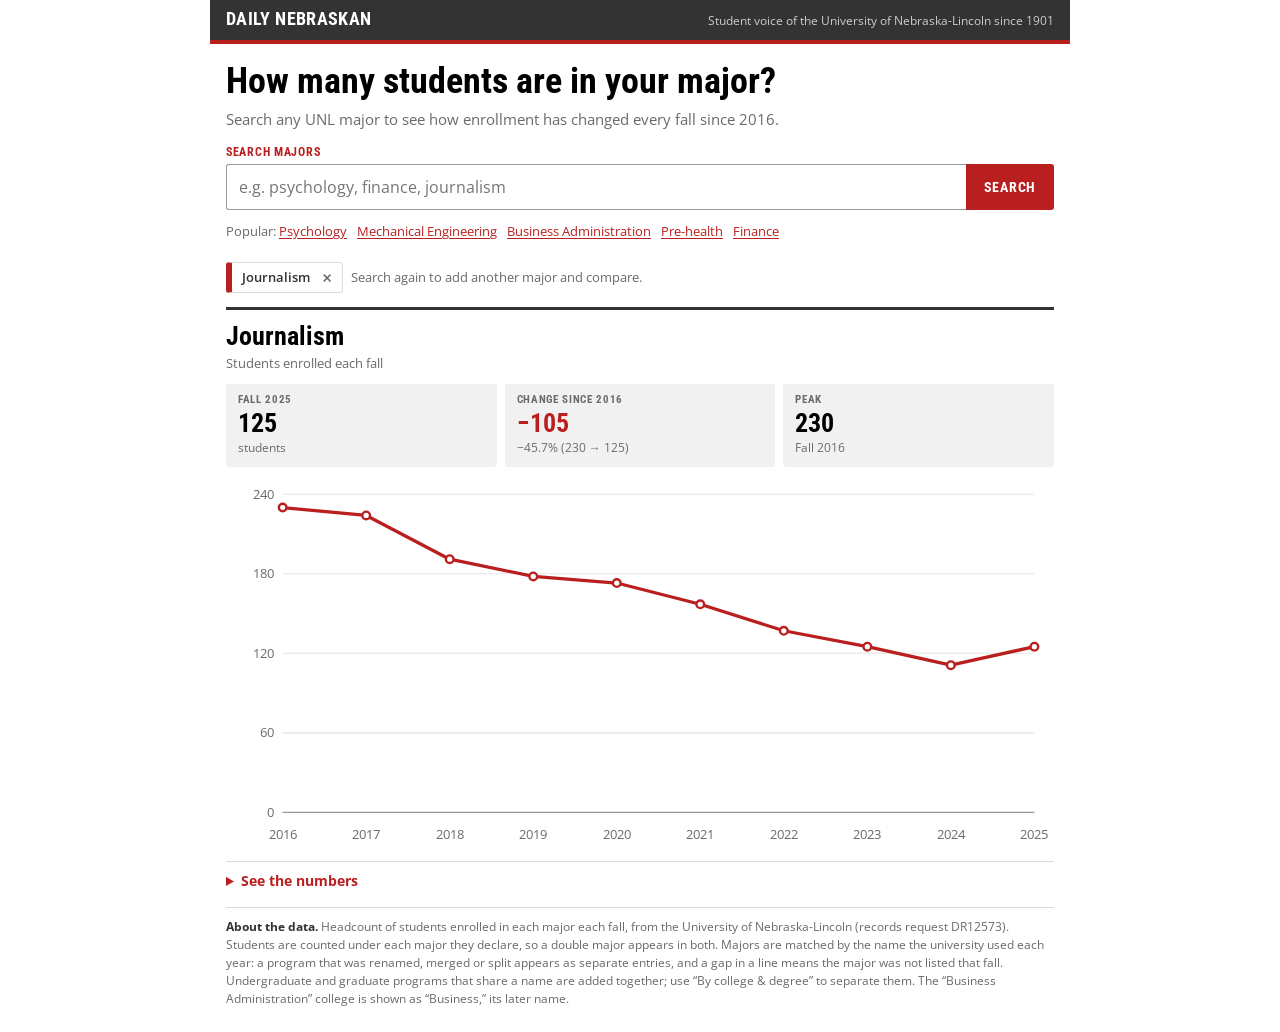
<file: majors.html>
<!doctype html>
<html lang="en">
<head>
<meta charset="utf-8">
<meta name="viewport" content="width=device-width, initial-scale=1">
<title>UNL Majors Search | Daily Nebraskan</title>
<meta name="description" content="Search University of Nebraska-Lincoln majors and see how enrollment has changed from Fall 2016 to Fall 2025.">
<link rel="preconnect" href="https://fonts.googleapis.com">
<link rel="preconnect" href="https://fonts.gstatic.com" crossorigin>
<link href="https://fonts.googleapis.com/css2?family=Open+Sans:wght@400;600;700&family=Roboto+Condensed:wght@700&display=swap" rel="stylesheet">
<style>
:root {
  --red: #ba1f1f; --red-dark: #8f1717; --ink: #333; --muted: #6a6a6a; --line: #dcdcdc;
  --panel: #f1f1f1; --white: #fff;
  --head: "Roboto Condensed", "Arial Narrow", Arial, sans-serif;
  --body: "Open Sans", Helvetica, Arial, sans-serif;
}
* { box-sizing: border-box; }
body { margin: 0; background: var(--white); color: var(--ink); font: 400 14px/1.5 var(--body); }
.app { max-width: 860px; margin: 0 auto; padding: 0 16px 24px; }

/* nameplate bar, echoing dailynebraskan.com's charcoal footer / red accent */
.bar { background: var(--ink); color: #fff; border-bottom: 4px solid var(--red); margin: 0 -16px 18px; padding: 10px 16px; display: flex; justify-content: space-between; align-items: baseline; gap: 12px; flex-wrap: wrap; }
.bar b { font: 700 18px/1 var(--head); letter-spacing: .02em; text-transform: uppercase; }
.bar span { font-size: 12px; color: #ccc; }
h1 { font: 700 clamp(26px, 5vw, 36px)/1.1 var(--head); margin: 0 0 6px; color: #000; }
.sub { color: var(--muted); margin: 0 0 16px; font-size: 15px; }

.search { position: relative; }
.search label { display: block; font: 700 12px/1 var(--head); letter-spacing: .06em; text-transform: uppercase; color: var(--red); margin-bottom: 6px; }
.field { display: flex; gap: 0; }
.field input { flex: 1; min-width: 0; font: 400 16px var(--body); color: var(--ink); padding: 11px 12px; border: 1px solid #999; border-right: 0; border-radius: 3px 0 0 3px; background: #fff; }
.field button { font: 700 14px var(--head); letter-spacing: .05em; text-transform: uppercase; background: var(--red); color: #fff; border: 0; padding: 0 18px; border-radius: 0 3px 3px 0; cursor: pointer; }
.field button:hover { background: var(--red-dark); }
input:focus, button:focus-visible, summary:focus-visible, .seg button:focus-visible { outline: 3px solid #305b80; outline-offset: 1px; }
.list { position: absolute; z-index: 10; left: 0; right: 0; top: 100%; margin: 2px 0 0; padding: 0; list-style: none; background: #fff; border: 1px solid #999; border-radius: 3px; box-shadow: 0 6px 16px rgba(0,0,0,.18); max-height: 320px; overflow: auto; }
.list li { padding: 9px 12px; display: flex; justify-content: space-between; gap: 12px; cursor: pointer; border-bottom: 1px solid var(--panel); }
.list li:last-child { border-bottom: 0; }
.list li[aria-selected="true"], .list li:hover { background: var(--panel); }
.list .n { font-weight: 600; } .list .c { color: var(--muted); white-space: nowrap; font-size: 13px; }
.list mark { background: none; color: var(--red); font-weight: 700; }
.list .none { cursor: default; color: var(--muted); }

.try { margin: 10px 0 0; color: var(--muted); font-size: 13px; }
.try button, .chip button.x { font: inherit; }
.try button { background: none; border: 0; padding: 2px 0; margin-right: 10px; color: var(--red); cursor: pointer; text-decoration: underline; text-underline-offset: 2px; }

.chips { display: flex; flex-wrap: wrap; gap: 8px; margin: 18px 0 0; }
.chip { display: inline-flex; align-items: center; gap: 8px; border: 1px solid var(--line); border-left-width: 6px; background: #fff; padding: 5px 6px 5px 10px; border-radius: 3px; font-weight: 600; font-size: 13px; }
.chip button.x { background: none; border: 0; cursor: pointer; color: var(--muted); font-size: 18px; line-height: 1; padding: 0 4px; }
.chip button.x:hover { color: var(--red); }
.hint { color: var(--muted); font-size: 13px; align-self: center; }

.panel { margin-top: 14px; border-top: 3px solid var(--ink); padding-top: 12px; }
.ptop { display: flex; flex-wrap: wrap; justify-content: space-between; align-items: flex-end; gap: 10px; }
h2 { font: 700 clamp(20px, 4vw, 26px)/1.15 var(--head); margin: 0; color: #000; }
.seg { display: inline-flex; border: 1px solid #999; border-radius: 3px; overflow: hidden; }
.seg button { font: 600 12px var(--body); background: #fff; color: var(--ink); border: 0; padding: 7px 11px; cursor: pointer; }
.seg button + button { border-left: 1px solid #999; }
.seg button[aria-pressed="true"] { background: var(--ink); color: #fff; }

.stats { display: grid; grid-template-columns: repeat(3, 1fr); gap: 8px; margin: 12px 0; }
.stat { background: var(--panel); padding: 10px 12px; border-radius: 3px; }
.stat .l { font: 700 11px/1 var(--head); letter-spacing: .06em; text-transform: uppercase; color: var(--muted); }
.stat .v { font: 700 26px/1.15 var(--head); color: #000; margin-top: 4px; }
.stat .d { font-size: 12px; color: var(--muted); }
.up { color: #1b6e3c !important; } .down { color: var(--red) !important; }

.chartwrap { position: relative; margin-top: 4px; }
svg { display: block; width: 100%; height: auto; overflow: visible; touch-action: pan-y; }
svg text { font-family: var(--body); fill: var(--muted); font-size: 12px; }
.grid { stroke: #e4e4e4; stroke-width: 1; }
.axis { stroke: #999; stroke-width: 1; }
.tip { position: absolute; pointer-events: none; background: #222; color: #fff; padding: 8px 10px; border-radius: 3px; font-size: 12px; line-height: 1.45; min-width: 120px; box-shadow: 0 4px 12px rgba(0,0,0,.3); transform: translate(-50%, 0); z-index: 5; }
.tip b { font: 700 13px var(--head); letter-spacing: .04em; display: block; margin-bottom: 2px; }
.tip i { display: inline-block; width: 9px; height: 9px; border-radius: 50%; margin-right: 6px; }
.tip .row { display: flex; justify-content: space-between; gap: 14px; white-space: nowrap; }

details { margin-top: 12px; border-top: 1px solid var(--line); padding-top: 8px; }
summary { cursor: pointer; font-weight: 700; color: var(--red); }
.tblwrap { overflow-x: auto; margin-top: 8px; }
table { border-collapse: collapse; width: 100%; font-size: 12.5px; font-variant-numeric: tabular-nums; }
th, td { padding: 5px 8px; text-align: right; border-bottom: 1px solid var(--line); white-space: nowrap; }
th:first-child, td:first-child { text-align: left; white-space: normal; min-width: 150px; }
thead th { background: var(--panel); font-weight: 700; }
.empty { text-align: center; padding: 36px 12px; color: var(--muted); }
.notes { margin-top: 16px; font-size: 12px; color: var(--muted); border-top: 1px solid var(--line); padding-top: 10px; }
.notes b { color: var(--ink); }
.sr { position: absolute; left: -9999px; }
@media (max-width: 520px) {
  .stats { grid-template-columns: 1fr; }
  .stat { display: flex; justify-content: space-between; align-items: baseline; gap: 10px; }
  .stat .v { font-size: 22px; margin: 0; }
}
</style>
</head>
<body>
<div class="app">
  <div class="bar"><b>Daily Nebraskan</b><span>Student voice of the University of Nebraska-Lincoln since 1901</span></div>
  <h1>How many students are in your major?</h1>
  <p class="sub">Search any UNL major to see how enrollment has changed every fall since 2016.</p>

  <div class="search">
    <label for="q">Search majors</label>
    <div class="field">
      <input id="q" type="text" role="combobox" aria-expanded="false" aria-controls="list" aria-autocomplete="list" autocomplete="off" spellcheck="false" placeholder="e.g. psychology, finance, journalism">
      <button id="go" type="button">Search</button>
    </div>
    <ul id="list" class="list" role="listbox" hidden></ul>
  </div>
  <p class="try" id="try"></p>

  <div class="chips" id="chips"></div>
  <div id="out"></div>

  <div class="notes">
    <b>About the data.</b> Headcount of students enrolled in each major each fall, from the University of Nebraska-Lincoln (records request DR12573). Students are counted under each major they declare, so a double major appears in both. Majors are matched by the name the university used each year: a program that was renamed, merged or split appears as separate entries, and a gap in a line means the major was not listed that fall. Undergraduate and graduate programs that share a name are added together; use “By college &amp; degree” to separate them. The “Business Administration” college is shown as “Business,” its later name.
  </div>
</div>

<script>
const DATA = {"years":[2016,2017,2018,2019,2020,2021,2022,2023,2024,2025],"majors":[{"n":"Accountancy","raw":"ACCOUNTANCY","r":[["Grad Studies - Business","MPAC",[55,57,54,41,34,42,53,65,82,71]]]},{"n":"Accounting","raw":"ACCOUNTING","r":[["Business","BSBA",[562,572,547,498,520,492,464,475,502,542]]]},{"n":"Accounting (Raikes Progam Only)","raw":"ACCOUNTING (RAIKES PROGAM ONLY)","r":[["Business","BSBA",[null,1,null,null,null,null,null,null,null,null]]]},{"n":"Accounting (Raikes)","raw":"ACCOUNTING (RAIKES)","r":[["Business","BSBA",[null,null,null,null,1,1,2,1,1,1]]]},{"n":"Acting","raw":"ACTING","r":[["Fine & Performing Arts","BFA",[null,null,null,null,null,null,13,29,38,43]]]},{"n":"Actuarial Science","raw":"ACTUARIAL SCIENCE","r":[["Arts & Sciences","BA",[7,3,1,2,1,2,null,null,null,null]],["Arts & Sciences","BS",[85,84,79,80,57,31,21,17,15,17]],["Business","BSBA",[262,287,260,252,256,213,174,147,159,160]],["Grad Studies - Business","MS",[21,18,11,12,11,8,5,5,8,8]]]},{"n":"Actuarial Science (Raikes Progam Only)","raw":"ACTUARIAL SCIENCE (RAIKES PROGAM ONLY)","r":[["Business","BSBA",[11,5,14,20,null,null,null,null,null,null]]]},{"n":"Actuarial Science (Raikes)","raw":"ACTUARIAL SCIENCE (RAIKES)","r":[["Business","BSBA",[null,null,null,null,15,13,13,12,12,11]]]},{"n":"Admin/Added Endorsements","raw":"ADMIN/ADDED ENDORSEMENTS","r":[["Grad Studies - Education & Human Sci","ACER",[46,41,38,33,null,null,null,null,null,null]],["Grad Studies - Education & Human Sci","—",[null,null,null,null,14,2,null,null,null,null]]]},{"n":"Administrative Certification","raw":"ADMINISTRATIVE CERTIFICATION","r":[["Grad Studies - Education & Human Sci","END",[null,null,null,null,12,21,13,7,11,9]]]},{"n":"Advanced Horticulture","raw":"ADVANCED HORTICULTURE","r":[["Grad Studies - Agri Sci & Natl Res","CER",[null,null,null,null,1,2,5,3,1,2]],["Grad Studies - Agri Sci & Natl Res","GCER",[4,1,null,2,null,null,null,null,null,null]]]},{"n":"Advertising & Public Relations","raw":"ADVERTISING & PUBLIC RELATIONS","r":[["Journalism & Mass Comm","BJ",[617,617,582,554,498,419,391,416,423,397]]]},{"n":"Ag Leadership, Educ and Comm","raw":"AG LEADERSHIP, EDUC AND COMM","r":[["Agri Sci & Natl Res","B1AL",[null,null,null,null,null,null,28,64,97,110]]]},{"n":"Agribusiness","raw":"AGRIBUSINESS","r":[["Agri Sci & Natl Res","B1AB",[241,222,216,199,188,195,189,195,205,184]],["Business","BSBA",[31,34,27,23,28,24,23,27,37,34]]]},{"n":"Agric & Biological Systems ENG","raw":"AGRIC & BIOLOGICAL SYSTEMS ENG","r":[["Grad Studies - Agri Sci & Natl Res","MS",[24,29,26,17,13,24,23,22,14,11]]]},{"n":"Agricultural & Env Sci Comm","raw":"AGRICULTURAL & ENV SCI COMM","r":[["Agri Sci & Natl Res","B1SC",[32,36,36,41,35,39,37,20,10,2]]]},{"n":"Agricultural Economics","raw":"AGRICULTURAL ECONOMICS","r":[["Agri Sci & Natl Res","B1AE",[132,138,122,123,113,83,75,70,61,71]],["Grad Studies - Agri Sci & Natl Res","MS",[16,19,14,12,15,16,16,12,8,5]],["Grad Studies - Agri Sci & Natl Res","PHD",[18,15,16,20,20,22,20,23,22,20]]]},{"n":"Agricultural Education","raw":"AGRICULTURAL EDUCATION","r":[["Agri Sci & Natl Res","B1ED",[103,118,125,114,97,86,60,37,17,3]]]},{"n":"Agricultural Engineering","raw":"AGRICULTURAL ENGINEERING","r":[["Engineering","BSAE",[61,76,72,68,54,47,31,34,42,42]]]},{"n":"Agricultural Journalism","raw":"AGRICULTURAL JOURNALISM","r":[["Agri Sci & Natl Res","B1AJ",[2,1,null,null,null,null,null,null,null,null]]]},{"n":"Agricultural Systems Tech","raw":"AGRICULTURAL SYSTEMS TECH","r":[["Agri Sci & Natl Res","B1AT",[null,null,null,null,null,null,null,13,21,31]],["Grad Studies - Agri Sci & Natl Res","MS",[null,null,null,null,null,null,null,null,null,2]]]},{"n":"Agronomy","raw":"AGRONOMY","r":[["Agri Sci & Natl Res","B1AG",[191,146,140,118,101,102,27,52,87,82]],["Grad Studies - Agri Sci & Natl Res","CER",[null,null,null,null,null,null,null,null,1,2]],["Grad Studies - Agri Sci & Natl Res","MS",[76,82,78,66,55,64,60,65,77,62]]]},{"n":"Agronomy and Horticulture","raw":"AGRONOMY AND HORTICULTURE","r":[["Grad Studies - Agri Sci & Natl Res","PHD",[81,74,62,63,49,46,45,43,37,38]]]},{"n":"Animal Science","raw":"ANIMAL SCIENCE","r":[["Agri Sci & Natl Res","B1AS",[338,329,318,338,341,289,281,258,292,322]],["Grad Studies - Agri Sci & Natl Res","MS",[49,43,37,37,42,39,34,35,38,38]],["Grad Studies - Agri Sci & Natl Res","PHD",[29,33,35,35,31,28,32,34,32,31]]]},{"n":"Anthropology","raw":"ANTHROPOLOGY","r":[["Arts & Sciences","BA",[53,55,46,57,79,61,61,62,58,57]],["Arts & Sciences","BS",[10,8,7,6,6,3,3,4,4,4]],["Grad Studies - Arts & Sciences","MA",[15,18,19,19,22,20,22,28,35,29]]]},{"n":"Applied Climate Science","raw":"APPLIED CLIMATE SCIENCE","r":[["Agri Sci & Natl Res","B1AC",[1,4,4,5,6,6,2,3,2,1]]]},{"n":"Applied Science","raw":"APPLIED SCIENCE","r":[["Agri Sci & Natl Res","B1AP",[71,64,50,54,37,33,35,27,25,25]],["Grad Studies - Agri Sci & Natl Res","MAS",[45,56,58,73,55,43,54,58,52,44]]]},{"n":"Architectural Engineering","raw":"ARCHITECTURAL ENGINEERING","r":[["Engineering","BARE",[null,null,null,null,166,165,164,176,164,169]],["Grad Studies - Engineering","MARE",[24,28,36,38,24,27,27,27,27,28]],["Grad Studies - Engineering","MS",[7,3,9,7,1,3,2,3,3,2]],["Grad Studies - Engineering","PHD",[18,19,13,14,18,18,17,18,18,17]]]},{"n":"Architectural Engr (Omaha)","raw":"ARCHITECTURAL ENGR (OMAHA)","r":[["Engineering","BSAR",[160,172,175,157,null,null,null,null,null,null]]]},{"n":"Architectural Studies","raw":"ARCHITECTURAL STUDIES","r":[["Architecture","BSD",[142,137,142,150,304,307,307,323,299,330]]]},{"n":"Architecture","raw":"ARCHITECTURE","r":[["Architecture","MARC",[83,78,86,75,66,63,72,82,82,73]],["Grad Studies - Architecture","MS",[9,10,10,2,3,4,2,3,null,null]]]},{"n":"Art","raw":"ART","r":[["Fine & Performing Arts","BA",[88,60,22,25,21,29,31,27,20,15]],["Fine & Performing Arts","BFA",[205,163,115,100,96,101,111,114,114,122]],["Grad Studies - Fine & Performing Arts","MFA",[25,24,21,23,26,23,19,18,20,18]]]},{"n":"Art History","raw":"ART HISTORY","r":[["Grad Studies - Fine & Performing Arts","MA",[5,5,2,2,2,5,5,3,2,null]]]},{"n":"Art History and Criticism","raw":"ART HISTORY AND CRITICISM","r":[["Fine & Performing Arts","BA",[15,10,15,15,17,14,10,8,11,10]]]},{"n":"Athletic Training","raw":"ATHLETIC TRAINING","r":[["Education & Human Sci","BSEH",[121,110,101,84,85,77,36,19,8,null]],["Grad Studies - Education & Human Sci","MS",[null,null,null,null,null,null,null,null,4,10]]]},{"n":"Audiology and Hearing Science","raw":"AUDIOLOGY AND HEARING SCIENCE","r":[["Education & Human Sci","AUD",[13,null,null,null,null,null,null,null,null,null]],["Grad Studies - Education & Human Sci","AUD",[null,15,27,43,39,32,28,29,27,31]]]},{"n":"Behavior Specialist","raw":"BEHAVIOR SPECIALIST","r":[["Grad Studies - Education & Human Sci","GCER",[null,2,1,null,null,null,null,null,null,null]]]},{"n":"Big Ten Consortium","raw":"BIG TEN CONSORTIUM","r":[["Visitors","NDEG",[null,null,null,3,null,null,null,null,null,null]],["Visitors","—",[null,null,null,null,32,null,null,null,null,null]]]},{"n":"Biochemistry","raw":"BIOCHEMISTRY","r":[["Agri Sci & Natl Res","B1BC",[97,100,91,99,94,87,92,112,117,103]],["Arts & Sciences","BS",[171,184,213,240,237,250,267,221,234,226]],["Grad Studies - Agri Sci & Natl Res","MS",[null,null,null,1,2,1,1,2,null,null]],["Grad Studies - Agri Sci & Natl Res","PHD",[32,33,32,31,29,30,34,31,34,36]]]},{"n":"Biological Engineering","raw":"BIOLOGICAL ENGINEERING","r":[["Grad Studies - Agri Sci & Natl Res","PHD",[16,24,34,30,31,30,20,25,31,36]]]},{"n":"Biological Sciences","raw":"BIOLOGICAL SCIENCES","r":[["Arts & Sciences","BA",[5,6,5,2,1,1,4,3,1,null]],["Arts & Sciences","BS",[594,601,591,550,591,616,603,655,663,694]],["Grad Studies - Arts & Sciences","MS",[7,5,8,11,10,6,8,8,6,15]],["Grad Studies - Arts & Sciences","PHD",[62,70,73,71,66,69,63,52,47,49]]]},{"n":"Biological Systems Engineering","raw":"BIOLOGICAL SYSTEMS ENGINEERING","r":[["Engineering","BSBS",[241,237,223,194,201,181,175,162,150,150]]]},{"n":"Biology","raw":"BIOLOGY","r":[["Education & Human Sci","BSEH",[4,2,9,8,7,4,1,null,null,null]]]},{"n":"Biomedical Engineering","raw":"BIOMEDICAL ENGINEERING","r":[["Grad Studies - Engineering","PHD",[null,null,null,null,null,null,18,17,12,19]]]},{"n":"Broadcasting","raw":"BROADCASTING","r":[["Journalism & Mass Comm","BJ",[202,179,163,140,137,116,128,115,122,152]]]},{"n":"Business","raw":"BUSINESS","r":[["Grad Studies - Business","MA",[29,33,24,21,22,12,null,null,null,null]],["Grad Studies - Business","MBA",[302,363,363,368,381,391,334,345,334,320]],["Grad Studies - Business","PHD",[30,31,30,28,22,25,18,21,22,23]]]},{"n":"Business Admin (Raikes)","raw":"BUSINESS ADMIN (RAIKES)","r":[["Business","BSBA",[null,null,null,null,null,null,1,2,6,3]]]},{"n":"Business Administration","raw":"BUSINESS ADMINISTRATION","r":[["Business","BSBA",[938,942,917,879,908,886,930,890,889,865]]]},{"n":"Business Administration(Raikes Progam Only)","raw":"BUSINESS ADMINISTRATION(RAIKES PROGAM ONLY)","r":[["Business","BSBA",[1,null,1,null,null,null,null,null,null,null]]]},{"n":"Business Analytics","raw":"BUSINESS ANALYTICS","r":[["Business","BSBA",[null,null,null,null,null,null,null,null,null,39]],["Grad Studies - Business","CER",[null,null,null,null,13,18,16,21,26,19]],["Grad Studies - Business","GCER",[12,14,10,10,null,null,null,null,null,null]],["Grad Studies - Business","MS",[null,null,12,33,66,57,26,21,35,43]]]},{"n":"Business Analytics (Raikes)","raw":"BUSINESS ANALYTICS (RAIKES)","r":[["Business","BSBA",[null,null,null,null,null,null,null,null,null,2]]]},{"n":"Business and Law","raw":"BUSINESS AND LAW","r":[["Business","BSBA",[null,null,null,null,null,null,39,90,141,179]]]},{"n":"Business and Law (Raikes)","raw":"BUSINESS AND LAW (RAIKES)","r":[["Business","BSBA",[null,null,null,null,null,null,1,null,null,1]]]},{"n":"Business, Marketing & IT","raw":"BUSINESS, MARKETING & IT","r":[["Education & Human Sci","BSEH",[6,8,14,28,22,14,5,1,null,null]]]},{"n":"Certificate","raw":"CERTIFICATE","r":[["Education & Human Sci","NDEG",[null,null,null,1,null,null,null,null,null,null]],["Education & Human Sci","—",[null,null,null,null,1,1,null,null,null,null]]]},{"n":"Chemical & Biomolecular Engr","raw":"CHEMICAL & BIOMOLECULAR ENGR","r":[["Grad Studies - Engineering","PHD",[18,23,24,19,19,17,20,27,29,30]]]},{"n":"Chemical Engineering","raw":"CHEMICAL ENGINEERING","r":[["Engineering","BSCH",[293,254,212,195,192,168,174,167,155,166]],["Grad Studies - Engineering","MS",[2,2,5,4,2,2,2,2,2,1]]]},{"n":"Chemistry","raw":"CHEMISTRY","r":[["Arts & Sciences","BA",[24,37,44,37,45,65,57,28,11,3]],["Arts & Sciences","BS",[100,79,82,69,55,49,45,60,64,80]],["Education & Human Sci","BSEH",[null,3,3,6,6,1,null,null,null,null]],["Grad Studies - Arts & Sciences","MS",[null,1,3,3,1,3,null,3,2,5]],["Grad Studies - Arts & Sciences","PHD",[117,114,105,99,93,92,89,100,102,108]]]},{"n":"Child, Youth & Family Studies","raw":"CHILD, YOUTH & FAMILY STUDIES","r":[["Education & Human Sci","BSEH",[1,null,null,null,null,null,null,null,null,null]],["Grad Studies - Education & Human Sci","MS",[98,106,101,100,88,64,66,73,75,74]]]},{"n":"Chld,Yth & Fam Stdies(Hum Dev)","raw":"CHLD,YTH & FAM STDIES(HUM DEV)","r":[["Education & Human Sci","BSEH",[null,null,null,null,8,3,null,null,null,null]]]},{"n":"Chld,Yth&Fam Stdies(Fam&Cons)","raw":"CHLD,YTH&FAM STDIES(FAM&CONS)","r":[["Education & Human Sci","BSEH",[null,null,null,null,1,null,null,null,null,null]]]},{"n":"Chld,Yth&Fam Studies","raw":"CHLD,YTH&FAM STUDIES","r":[["Education & Human Sci","BSEH",[null,null,225,345,403,367,374,342,341,359]]]},{"n":"Chromatography & Anlytcal Sep","raw":"CHROMATOGRAPHY & ANLYTCAL SEP","r":[["Grad Studies - Arts & Sciences","CER",[null,null,null,null,null,null,null,null,null,1]]]},{"n":"Civil Engineering","raw":"CIVIL ENGINEERING","r":[["Engineering","BCE",[null,null,null,null,177,179,155,116,119,127]],["Engineering","BSCE",[272,296,301,271,246,243,234,237,260,298]],["Grad Studies - Engineering","MS",[46,42,35,36,47,45,44,32,36,42]],["Grad Studies - Engineering","PHD",[53,61,54,54,44,49,55,62,66,59]]]},{"n":"Civil Engineering (Omaha)","raw":"CIVIL ENGINEERING (OMAHA)","r":[["Engineering","BSCE",[228,213,201,190,null,null,null,null,null,null]]]},{"n":"Classical Languages","raw":"CLASSICAL LANGUAGES","r":[["Arts & Sciences","BA",[4,2,2,1,null,null,null,null,null,null]],["Arts & Sciences","BS",[null,null,null,null,1,null,null,null,null,null]]]},{"n":"Classics and Religious Studies","raw":"CLASSICS AND RELIGIOUS STUDIES","r":[["Arts & Sciences","BA",[23,37,37,23,21,19,17,19,11,11]],["Arts & Sciences","BS",[2,2,null,2,1,null,null,null,null,1]]]},{"n":"Comm Sciences & Disorders","raw":"COMM SCIENCES & DISORDERS","r":[["Education & Human Sci","BSEH",[null,null,118,187,193,189,170,157,144,142]]]},{"n":"Communication Studies","raw":"COMMUNICATION STUDIES","r":[["Arts & Sciences","BA",[150,132,152,131,127,118,114,107,81,75]],["Arts & Sciences","BS",[1,3,3,2,null,null,null,null,null,null]],["Grad Studies - Arts & Sciences","MA",[1,3,3,4,3,1,1,3,5,4]],["Grad Studies - Arts & Sciences","PHD",[26,23,23,23,24,28,24,23,19,20]]]},{"n":"Community & Regional Planning","raw":"COMMUNITY & REGIONAL PLANNING","r":[["Grad Studies - Architecture","MCRP",[36,32,31,20,12,27,24,23,29,32]]]},{"n":"Community College Leadership","raw":"COMMUNITY COLLEGE LEADERSHIP","r":[["Grad Studies - Education & Human Sci","CER",[null,null,null,null,4,1,1,2,1,2]],["Grad Studies - Education & Human Sci","GCER",[5,7,5,6,null,null,null,null,null,null]]]},{"n":"Complex Biosystems","raw":"COMPLEX BIOSYSTEMS","r":[["Grad Studies","PHD",[null,7,14,20,21,24,27,31,32,34]]]},{"n":"Computer Engineering","raw":"COMPUTER ENGINEERING","r":[["Engineering","BSCP",[196,195,183,133,138,125,117,127,124,119]],["Engineering","BTE",[null,null,null,2,104,98,99,83,70,78]]]},{"n":"Computer Engineering (Omaha)","raw":"COMPUTER ENGINEERING (OMAHA)","r":[["Engineering","BSCP",[95,103,104,102,null,null,null,null,null,null]]]},{"n":"Computer Engineering (Raikes)","raw":"COMPUTER ENGINEERING (RAIKES)","r":[["Engineering","BSCP",[null,null,null,12,2,5,2,1,4,6]]]},{"n":"Computer Science","raw":"COMPUTER SCIENCE","r":[["Arts & Sciences","BA",[6,3,1,null,2,1,null,null,null,null]],["Arts & Sciences","BS",[500,535,506,478,488,310,151,66,10,1]],["Engineering","BSCS",[null,null,null,null,null,131,339,490,517,421]],["Grad Studies - Arts & Sciences","MS",[52,44,43,41,41,null,null,null,null,null]],["Grad Studies - Arts & Sciences","PHD",[58,61,54,54,53,null,null,null,null,null]],["Grad Studies - Engineering","MS",[null,null,null,null,null,45,40,45,42,41]],["Grad Studies - Engineering","PHD",[null,null,null,null,null,59,60,61,65,63]]]},{"n":"Computer Science (Raikes)","raw":"COMPUTER SCIENCE (RAIKES)","r":[["Arts & Sciences","BA",[null,null,null,1,null,null,null,null,null,null]],["Arts & Sciences","BS",[null,null,52,53,75,65,44,17,null,null]],["Engineering","BSCS",[null,null,null,null,null,20,40,59,80,83]]]},{"n":"Construction","raw":"CONSTRUCTION","r":[["Grad Studies - Engineering","MS",[1,null,null,null,null,null,null,null,null,null]]]},{"n":"Construction Engineering","raw":"CONSTRUCTION ENGINEERING","r":[["Engineering","BSCN",[29,28,21,24,50,46,42,55,60,62]]]},{"n":"Construction Engineering & Mng","raw":"CONSTRUCTION ENGINEERING & MNG","r":[["Grad Studies - Engineering","CER",[null,null,null,null,2,3,1,1,1,2]],["Grad Studies - Engineering","MS",[1,6,8,6,9,11,10,11,10,11]]]},{"n":"Construction Engr (Omaha)","raw":"CONSTRUCTION ENGR (OMAHA)","r":[["Engineering","BSCN",[24,26,21,21,null,null,null,null,null,null]]]},{"n":"Construction Management","raw":"CONSTRUCTION MANAGEMENT","r":[["Engineering","BSCM",[179,198,193,208,351,340,373,377,423,465]]]},{"n":"Construction Managemnt (Omaha)","raw":"CONSTRUCTION MANAGEMNT (OMAHA)","r":[["Engineering","BSCM",[91,81,80,95,null,null,null,null,null,null]]]},{"n":"Credit IEP Program","raw":"CREDIT IEP PROGRAM","r":[["Explore Center Undergraduate","NDEG",[101,72,54,40,null,null,null,null,null,null]],["Explore Center Undergraduate","—",[null,null,null,null,15,2,null,null,null,null]]]},{"n":"Criminology & Criminal Justice","raw":"CRIMINOLOGY & CRIMINAL JUSTICE","r":[["UNO - Public Affairs & Comm Service","BCCJ",[null,null,null,null,null,null,null,379,396,415]]]},{"n":"Cyaf-(Child Dev/Early Childhood Ed)","raw":"CYAF-(CHILD DEV/EARLY CHILDHOOD ED)","r":[["Education & Human Sci","BSEH",[2,null,null,null,null,null,null,null,null,null]]]},{"n":"Cyaf-(Early Childhood in a Mobile Society)","raw":"CYAF-(EARLY CHILDHOOD IN A MOBILE SOCIETY)","r":[["Education & Human Sci","BSEH",[1,1,null,null,null,null,null,null,null,null]]]},{"n":"Cyaf-(Fam & Consumer Sci Ed)","raw":"CYAF-(FAM & CONSUMER SCI ED)","r":[["Education & Human Sci","BSEH",[9,9,8,3,null,null,null,null,null,null]]]},{"n":"Cyaf-(Family & Cons Sci/JMC)","raw":"CYAF-(FAMILY & CONS SCI/JMC)","r":[["Education & Human Sci","BSEH",[4,1,null,null,null,null,null,null,null,null]]]},{"n":"Cyaf-(Family Science)","raw":"CYAF-(FAMILY SCIENCE)","r":[["Education & Human Sci","BSEH",[288,304,134,58,null,null,null,null,null,null]]]},{"n":"Cyaf-(Inclusive Early Childhood Education)","raw":"CYAF-(INCLUSIVE EARLY CHILDHOOD EDUCATION)","r":[["Education & Human Sci","BSEH",[32,32,18,3,null,null,null,null,null,null]]]},{"n":"Dance","raw":"DANCE","r":[["Fine & Performing Arts","BA",[21,21,16,18,23,25,25,26,27,24]]]},{"n":"Data Science","raw":"DATA SCIENCE","r":[["Agri Sci & Natl Res","B1DS",[null,null,null,null,null,null,null,null,4,6]],["Arts & Sciences","BA",[null,null,null,null,null,null,null,2,4,1]],["Arts & Sciences","BS",[null,null,null,null,null,null,null,9,29,37]],["Engineering","BSDS",[null,null,null,null,null,null,null,15,23,28]]]},{"n":"Digital Humanities","raw":"DIGITAL HUMANITIES","r":[["Grad Studies - Arts & Sciences","CER",[null,null,null,null,1,null,1,1,1,1]],["Grad Studies - Arts & Sciences","GCER",[1,1,2,4,null,null,null,null,null,null]]]},{"n":"Early Childhood &Family Policy","raw":"EARLY CHILDHOOD &FAMILY POLICY","r":[["Grad Studies - Education & Human Sci","CER",[null,null,null,null,null,null,null,null,1,1]]]},{"n":"Early Childhood Special Educ","raw":"EARLY CHILDHOOD SPECIAL EDUC","r":[["Grad Studies - Education & Human Sci","CER",[null,null,null,null,7,5,null,1,2,null]],["Grad Studies - Education & Human Sci","GCER",[7,7,7,6,null,null,null,null,null,null]]]},{"n":"Early Literacy","raw":"EARLY LITERACY","r":[["Grad Studies - Education & Human Sci","GCER",[null,null,2,1,null,null,null,null,null,null]]]},{"n":"Earth & Atmospheric Sciences","raw":"EARTH & ATMOSPHERIC SCIENCES","r":[["Grad Studies - Arts & Sciences","MS",[28,25,26,19,20,23,19,24,17,13]],["Grad Studies - Arts & Sciences","PHD",[16,15,15,17,15,15,13,14,16,17]]]},{"n":"Earth & Space Science 7-12","raw":"EARTH & SPACE SCIENCE 7-12","r":[["Education & Human Sci","BSEH",[null,null,2,7,4,2,null,null,null,null]]]},{"n":"Economics","raw":"ECONOMICS","r":[["Arts & Sciences","BA",[70,95,92,94,60,44,33,30,25,22]],["Arts & Sciences","BS",[11,10,5,4,4,2,2,1,1,null]],["Business","BSBA",[163,168,164,144,129,119,117,114,92,99]],["Grad Studies - Business","MA",[2,null,null,1,2,1,null,null,null,null]],["Grad Studies - Business","PHD",[14,13,13,12,10,9,11,11,13,16]]]},{"n":"Economics (Raikes Progam Only)","raw":"ECONOMICS (RAIKES PROGAM ONLY)","r":[["Business","BSBA",[2,1,1,1,null,null,null,null,null,null]]]},{"n":"Economics (Raikes)","raw":"ECONOMICS (RAIKES)","r":[["Business","BSBA",[null,null,null,null,4,2,5,4,1,1]]]},{"n":"Educ Admin & Supervision","raw":"EDUC ADMIN & SUPERVISION","r":[["Grad Studies - Education & Human Sci","SXCT",[7,4,5,2,2,1,null,null,null,null]]]},{"n":"Educational Admin (Unl-unk)","raw":"EDUCATIONAL ADMIN (UNL-UNK)","r":[["Grad Studies - Education & Human Sci","EDD",[null,null,4,4,8,null,null,null,null,null]]]},{"n":"Educational Admin (Unl-uno)","raw":"EDUCATIONAL ADMIN (UNL-UNO)","r":[["Grad Studies - Education & Human Sci","EDD",[54,51,45,32,21,null,null,null,null,null]]]},{"n":"Educational Administration","raw":"EDUCATIONAL ADMINISTRATION","r":[["Grad Studies - Education & Human Sci","EDD",[null,null,null,null,null,35,37,48,53,53]],["Grad Studies - Education & Human Sci","MA",[119,113,114,111,85,92,87,83,85,81]],["Grad Studies - Education & Human Sci","MED",[48,50,42,37,35,23,30,29,9,3]]]},{"n":"Educational Neuroscience","raw":"EDUCATIONAL NEUROSCIENCE","r":[["Grad Studies - Education & Human Sci","CER",[null,null,null,null,null,null,1,null,null,null]]]},{"n":"Educational Psychology","raw":"EDUCATIONAL PSYCHOLOGY","r":[["Grad Studies - Education & Human Sci","EDS",[6,11,16,19,15,17,15,19,21,21]],["Grad Studies - Education & Human Sci","MA",[25,16,22,27,26,20,22,26,26,27]],["Grad Studies - Education & Human Sci","PHD",[null,null,null,null,9,27,41,49,56,60]]]},{"n":"Educational Studies","raw":"EDUCATIONAL STUDIES","r":[["Grad Studies - Education & Human Sci","EDD",[76,72,64,61,44,49,37,30,25,31]],["Grad Studies - Education & Human Sci","PHD",[168,156,142,140,122,127,120,105,106,102]]]},{"n":"Electrical Engineering","raw":"ELECTRICAL ENGINEERING","r":[["Engineering","BSEE",[226,207,199,188,242,268,273,301,337,389]],["Grad Studies - Engineering","MS",[22,17,11,15,17,21,16,10,7,11]],["Grad Studies - Engineering","PHD",[64,62,52,48,39,39,44,44,36,33]]]},{"n":"Electrical Engineering (Omaha)","raw":"ELECTRICAL ENGINEERING (OMAHA)","r":[["Engineering","BSEE",[59,104,97,95,null,null,null,null,null,null]]]},{"n":"Electronics Engineering","raw":"ELECTRONICS ENGINEERING","r":[["Engineering","BSEL",[null,null,null,null,1,null,null,null,null,null]]]},{"n":"Electronics Engr (Omaha)","raw":"ELECTRONICS ENGR (OMAHA)","r":[["Engineering","BSEL",[57,23,7,2,null,null,null,null,null,null]]]},{"n":"Elem Educ & Early Child Educ","raw":"ELEM EDUC & EARLY CHILD EDUC","r":[["Education & Human Sci","BSEH",[33,30,50,64,63,64,60,45,51,46]]]},{"n":"Elem Educ & Special Educ K-6","raw":"ELEM EDUC & SPECIAL EDUC K-6","r":[["Education & Human Sci","BSEH",[94,88,122,145,133,105,109,94,91,81]]]},{"n":"Elementary Education","raw":"ELEMENTARY EDUCATION","r":[["Education & Human Sci","BSEH",[209,211,308,417,458,445,423,396,408,401]]]},{"n":"Emerging Media Arts","raw":"EMERGING MEDIA ARTS","r":[["Fine & Performing Arts","BFA",[null,null,null,31,65,98,123,131,139,137]]]},{"n":"Engineering","raw":"ENGINEERING","r":[["Grad Studies - Engineering","MENG",[2,1,1,null,null,null,null,null,null,null]],["Grad Studies - Engineering","PHD",[98,102,99,88,82,83,78,80,88,72]]]},{"n":"Engineering General","raw":"ENGINEERING GENERAL","r":[["Engineering","NDEG",[null,null,null,null,28,28,24,16,23,13]]]},{"n":"Engineering Management","raw":"ENGINEERING MANAGEMENT","r":[["Grad Studies - Engineering","CER",[null,null,null,null,1,3,4,5,9,8]],["Grad Studies - Engineering","MEGM",[30,51,49,55,81,90,79,69,91,93]]]},{"n":"English","raw":"ENGLISH","r":[["Arts & Sciences","BA",[204,213,210,203,209,181,173,168,153,121]],["Arts & Sciences","BS",[4,3,1,2,5,2,3,2,null,null]],["Education & Human Sci","BSEH",[8,1,null,null,1,null,null,null,null,null]],["Grad Studies - Arts & Sciences","MA",[28,24,26,24,22,22,18,21,23,21]],["Grad Studies - Arts & Sciences","PHD",[69,63,57,55,49,51,56,54,47,48]]]},{"n":"English Language Arts","raw":"ENGLISH LANGUAGE ARTS","r":[["Education & Human Sci","BSEH",[21,29,28,33,29,13,5,1,null,null]]]},{"n":"Entomology","raw":"ENTOMOLOGY","r":[["Grad Studies - Agri Sci & Natl Res","CER",[null,null,null,null,null,null,null,null,6,6]],["Grad Studies - Agri Sci & Natl Res","MS",[59,60,64,55,75,70,69,65,56,56]],["Grad Studies - Agri Sci & Natl Res","PHD",[15,12,12,12,10,8,8,10,11,11]]]},{"n":"Environmental Engineering","raw":"ENVIRONMENTAL ENGINEERING","r":[["Engineering","BSEV",[null,null,null,null,null,null,21,38,56,62]],["Grad Studies - Engineering","MS",[10,7,5,11,11,6,3,2,5,4]]]},{"n":"Environmental Restoration Sci","raw":"ENVIRONMENTAL RESTORATION SCI","r":[["Agri Sci & Natl Res","B1ER",[15,25,31,36,24,6,2,1,null,null]]]},{"n":"Environmental Science","raw":"ENVIRONMENTAL SCIENCE","r":[["Agri Sci & Natl Res","B1EN",[null,null,null,null,8,33,57,68,60,49]]]},{"n":"Environmental Studies","raw":"ENVIRONMENTAL STUDIES","r":[["Agri Sci & Natl Res","B1ES",[68,67,84,89,68,43,37,22,13,5]],["Arts & Sciences","BA",[13,15,23,17,25,27,36,23,9,5]],["Arts & Sciences","BS",[5,6,3,2,5,9,7,3,1,null]]]},{"n":"Envr & Sustainability Studies","raw":"ENVR & SUSTAINABILITY STUDIES","r":[["Agri Sci & Natl Res","B1SU",[null,null,null,null,null,null,null,16,20,35]],["Arts & Sciences","BA",[null,null,null,null,null,null,null,5,15,14]],["Arts & Sciences","BS",[null,null,null,null,null,null,null,null,1,1]]]},{"n":"Ethnic Studies","raw":"ETHNIC STUDIES","r":[["Arts & Sciences","BA",[13,10,13,4,7,7,6,4,7,5]],["Arts & Sciences","BS",[1,null,null,null,null,null,null,null,null,null]]]},{"n":"Exchange Student","raw":"EXCHANGE STUDENT","r":[["Grad Studies","NA",[null,null,null,null,null,null,null,null,1,null]],["Grad Studies","NDEG",[2,1,2,null,null,null,null,null,null,null]],["Grad Studies","—",[null,null,null,null,1,2,3,1,null,null]]]},{"n":"Family Financial Planning","raw":"FAMILY FINANCIAL PLANNING","r":[["Grad Studies - Education & Human Sci","CER",[null,null,null,null,5,2,3,3,2,1]],["Grad Studies - Education & Human Sci","GCER",[2,null,6,3,null,null,null,null,null,null]]]},{"n":"Film Studies","raw":"FILM STUDIES","r":[["Arts & Sciences","BA",[32,35,38,43,47,50,53,49,55,45]]]},{"n":"Finance","raw":"FINANCE","r":[["Business","BSBA",[552,601,636,728,704,701,683,675,729,814]],["Grad Studies - Business","MS",[null,null,3,11,7,11,13,18,16,14]]]},{"n":"Finance (Banking & Risk Mngt)","raw":"FINANCE (BANKING & RISK MNGT)","r":[["Business","BSBA",[12,16,17,2,null,null,null,null,null,null]]]},{"n":"Finance (Raikes Progam Only)","raw":"FINANCE (RAIKES PROGAM ONLY)","r":[["Business","BSBA",[4,4,5,3,null,null,null,null,null,null]]]},{"n":"Finance (Raikes)","raw":"FINANCE (RAIKES)","r":[["Business","BSBA",[null,null,null,null,1,4,6,7,5,3]]]},{"n":"Finance - Banking & Fin Inst","raw":"FINANCE - BANKING & FIN INST","r":[["Business","BSBA",[12,null,1,null,null,null,null,null,null,null]]]},{"n":"Finance - CFA Investments","raw":"FINANCE - CFA INVESTMENTS","r":[["Business","BSBA",[12,13,6,1,null,null,null,null,null,null]]]},{"n":"Finance - Risk Mngt/Insurance","raw":"FINANCE - RISK MNGT/INSURANCE","r":[["Business","BSBA",[2,null,null,null,null,null,null,null,null,null]]]},{"n":"Financial Analytics","raw":"FINANCIAL ANALYTICS","r":[["Grad Studies - Business","CER",[null,null,null,null,null,null,1,null,null,null]]]},{"n":"Financial Communications","raw":"FINANCIAL COMMUNICATIONS","r":[["Grad Studies - Journalism & Mass Comm","CER",[null,null,null,null,1,3,1,null,null,null]]]},{"n":"Financial Counseling","raw":"FINANCIAL COUNSELING","r":[["Grad Studies - Education & Human Sci","CER",[null,null,null,null,null,null,null,null,1,null]]]},{"n":"Fisheries and Wildlife","raw":"FISHERIES AND WILDLIFE","r":[["Agri Sci & Natl Res","B1FW",[191,202,225,241,261,234,229,252,235,207]]]},{"n":"Floriculture & Nursery Prd Mgt","raw":"FLORICULTURE & NURSERY PRD MGT","r":[["Grad Studies - Agri Sci & Natl Res","CER",[null,null,null,null,null,1,1,null,null,null]],["Grad Studies - Agri Sci & Natl Res","GCER",[1,1,null,1,null,null,null,null,null,null]]]},{"n":"Food Safety and Defense","raw":"FOOD SAFETY AND DEFENSE","r":[["Grad Studies - Agri Sci & Natl Res","CER",[null,null,null,null,4,2,1,1,2,1]],["Grad Studies - Agri Sci & Natl Res","GCER",[3,2,1,2,null,null,null,null,null,null]]]},{"n":"Food Science and Technology","raw":"FOOD SCIENCE AND TECHNOLOGY","r":[["Agri Sci & Natl Res","B1FS",[70,56,109,99,99,85,69,70,74,65]],["Grad Studies - Agri Sci & Natl Res","MS",[22,16,18,26,36,31,31,26,22,15]],["Grad Studies - Agri Sci & Natl Res","PHD",[46,44,39,42,34,35,33,35,36,35]]]},{"n":"Food Tech for Companion Animal","raw":"FOOD TECH FOR COMPANION ANIMAL","r":[["Agri Sci & Natl Res","B1FC",[3,1,1,2,2,1,1,null,null,null]]]},{"n":"Forensic Anthropology","raw":"FORENSIC ANTHROPOLOGY","r":[["Grad Studies - Arts & Sciences","CER",[null,null,null,null,2,2,null,1,1,4]]]},{"n":"Forensic Science","raw":"FORENSIC SCIENCE","r":[["Agri Sci & Natl Res","B1FO",[129,125,113,153,157,198,232,246,240,272]]]},{"n":"French","raw":"FRENCH","r":[["Arts & Sciences","BA",[12,19,19,22,13,12,7,11,13,8]],["Arts & Sciences","BS",[null,1,3,null,null,1,null,2,2,2]],["Education & Human Sci","BSEH",[2,null,null,3,5,4,3,null,null,null]]]},{"n":"General - CASNR","raw":"GENERAL - CASNR","r":[["Agri Sci & Natl Res","NA",[null,null,null,null,null,null,null,null,3,null]],["Agri Sci & Natl Res","NDEG",[4,5,3,3,null,null,null,null,null,null]],["Agri Sci & Natl Res","—",[null,null,null,null,3,4,3,7,null,null]]]},{"n":"Geographic Information Science","raw":"GEOGRAPHIC INFORMATION SCIENCE","r":[["Grad Studies - Arts & Sciences","CER",[null,null,null,null,null,null,1,2,1,null]]]},{"n":"Geography","raw":"GEOGRAPHY","r":[["Arts & Sciences","BA",[21,29,22,17,12,11,10,11,11,17]],["Arts & Sciences","BS",[6,8,6,4,4,3,7,4,4,2]],["Grad Studies - Arts & Sciences","MA",[13,9,8,7,6,7,5,5,1,2]],["Grad Studies - Arts & Sciences","PHD",[8,8,7,8,6,7,12,17,15,12]]]},{"n":"Geology","raw":"GEOLOGY","r":[["Arts & Sciences","BA",[1,null,2,2,1,1,3,null,1,3]],["Arts & Sciences","BS",[52,52,47,47,39,31,36,33,35,32]]]},{"n":"German","raw":"GERMAN","r":[["Arts & Sciences","BA",[12,9,12,13,11,9,10,8,6,4]],["Arts & Sciences","BS",[2,1,null,1,1,null,null,null,null,null]],["Education & Human Sci","BSEH",[1,3,6,3,4,4,null,null,null,null]]]},{"n":"Global Integrative Studies","raw":"GLOBAL INTEGRATIVE STUDIES","r":[["Grad Studies - Arts & Sciences","PHD",[null,null,null,null,null,null,null,null,2,8]]]},{"n":"Global Studies","raw":"GLOBAL STUDIES","r":[["Arts & Sciences","BA",[146,144,137,112,92,86,78,70,75,52]],["Arts & Sciences","BS",[5,5,1,2,3,1,null,1,null,null]]]},{"n":"Graduate Visiting Consortium","raw":"GRADUATE VISITING CONSORTIUM","r":[["Grad Studies","NA",[null,null,null,null,null,null,null,null,96,null]],["Grad Studies","NDEG",[90,146,131,145,null,null,null,null,null,null]],["Grad Studies","—",[null,null,null,null,166,178,113,101,null,131]]]},{"n":"Graphic Arts","raw":"GRAPHIC ARTS","r":[["Fine & Performing Arts","BA",[null,null,null,null,null,null,null,null,null,3]]]},{"n":"Graphic Design","raw":"GRAPHIC DESIGN","r":[["Fine & Performing Arts","BA",[null,19,55,64,65,71,81,72,52,39]],["Fine & Performing Arts","BFA",[null,52,101,119,132,119,132,134,141,129]]]},{"n":"Grassland Ecology & Management","raw":"GRASSLAND ECOLOGY & MANAGEMENT","r":[["Agri Sci & Natl Res","B1GE",[5,4,3,6,4,3,2,null,null,null]]]},{"n":"Grassland Management","raw":"GRASSLAND MANAGEMENT","r":[["Grad Studies - Agri Sci & Natl Res","CER",[null,null,null,null,null,null,1,2,null,2]],["Grad Studies - Agri Sci & Natl Res","GCER",[6,null,4,2,null,null,null,null,null,null]]]},{"n":"Grassland Systems","raw":"GRASSLAND SYSTEMS","r":[["Agri Sci & Natl Res","B1GS",[null,null,null,null,null,4,6,10,11,8]]]},{"n":"Grazing Livestock Systems","raw":"GRAZING LIVESTOCK SYSTEMS","r":[["Agri Sci & Natl Res","B1GL",[13,12,12,7,8,6,1,null,null,null]]]},{"n":"Great Plains Studies Program","raw":"GREAT PLAINS STUDIES PROGRAM","r":[["Arts & Sciences","BA",[2,1,null,1,1,null,null,null,null,null]]]},{"n":"History","raw":"HISTORY","r":[["Arts & Sciences","BA",[141,140,158,135,129,118,111,119,119,123]],["Arts & Sciences","BS",[4,2,2,2,1,2,2,1,1,null]],["Grad Studies - Arts & Sciences","MA",[11,16,12,12,10,9,7,8,9,8]],["Grad Studies - Arts & Sciences","PHD",[34,33,27,24,25,19,22,19,19,19]]]},{"n":"Horticulture","raw":"HORTICULTURE","r":[["Agri Sci & Natl Res","B1HO",[52,39,53,56,55,54,10,3,2,null]],["Grad Studies - Agri Sci & Natl Res","MS",[4,6,6,5,5,6,3,1,2,1]]]},{"n":"Hospit, Rest & Tour Mngt","raw":"HOSPIT, REST & TOUR MNGT","r":[["Education & Human Sci","BAHR",[171,null,null,null,null,null,null,null,null,null]],["Education & Human Sci","BHRT",[10,1,null,null,null,null,null,null,null,null]]]},{"n":"Hospit, Rest & Tour Mngt (ANR)","raw":"HOSPIT, REST & TOUR MNGT (ANR)","r":[["Agri Sci & Natl Res","BAHR",[null,null,null,null,27,18,10,3,null,null]]]},{"n":"Hospit, Rest & Tour Mngt (EHS)","raw":"HOSPIT, REST & TOUR MNGT (EHS)","r":[["Education & Human Sci","BAHR",[null,162,165,141,126,132,105,86,94,99]]]},{"n":"Hrtm-(Ecotourism/Parks &Recreation Options Only)","raw":"HRTM-(ECOTOURISM/PARKS &RECREATION OPTIONS ONLY)","r":[["Agri Sci & Natl Res","B1HR",[null,null,null,1,null,null,null,null,null,null]],["Agri Sci & Natl Res","BAHR",[36,37,26,20,null,null,null,null,null,null]]]},{"n":"Human Resource Management","raw":"HUMAN RESOURCE MANAGEMENT","r":[["Grad Studies - Business","CER",[null,null,null,null,6,10,7,5,3,5]]]},{"n":"Human Sciences","raw":"HUMAN SCIENCES","r":[["Grad Studies - Education & Human Sci","PHD",[84,90,101,94,85,86,88,76,71,68]]]},{"n":"Individualized Prog of Studies","raw":"INDIVIDUALIZED PROG OF STUDIES","r":[["Arts & Sciences","BA",[null,null,null,null,1,null,1,null,2,3]],["Arts & Sciences","BS",[1,2,1,5,6,4,1,null,null,2]]]},{"n":"Information Technology","raw":"INFORMATION TECHNOLOGY","r":[["Grad Studies - Arts & Sciences","PHD",[1,1,1,1,null,null,null,null,null,null]]]},{"n":"Initial Teacher Certification","raw":"INITIAL TEACHER CERTIFICATION","r":[["Grad Studies - Education & Human Sci","TCER",[7,21,10,11,null,null,null,null,null,null]],["Grad Studies - Education & Human Sci","—",[null,null,null,null,4,2,null,null,null,null]]]},{"n":"Insect Science","raw":"INSECT SCIENCE","r":[["Agri Sci & Natl Res","B1IS",[16,14,14,11,14,26,19,21,21,22]]]},{"n":"Integrated Science","raw":"INTEGRATED SCIENCE","r":[["Agri Sci & Natl Res","B1IN",[56,107,158,197,152,100,67,6,10,13]]]},{"n":"Integrative Biomedical Science","raw":"INTEGRATIVE BIOMEDICAL SCIENCE","r":[["Grad Studies - Agri Sci & Natl Res","PHD",[13,11,7,7,11,10,8,7,8,7]]]},{"n":"Intercampus - Kearney Graduate","raw":"INTERCAMPUS - KEARNEY GRADUATE","r":[["Grad Studies","NA",[null,null,null,null,null,null,null,null,13,null]],["Grad Studies","NDEG",[11,5,3,10,null,null,null,null,null,null]],["Grad Studies","—",[null,null,null,null,9,6,3,3,null,6]]]},{"n":"Intercampus - NCTA Undergrad","raw":"INTERCAMPUS - NCTA UNDERGRAD","r":[["Intercampus","—",[null,null,null,null,null,null,null,null,null,1]]]},{"n":"Intercampus - Omaha Graduate","raw":"INTERCAMPUS - OMAHA GRADUATE","r":[["Grad Studies","NA",[null,null,null,null,null,null,null,null,2,null]],["Grad Studies","NDEG",[10,12,10,4,null,null,null,null,null,null]],["Grad Studies","—",[null,null,null,null,4,3,4,5,null,1]]]},{"n":"Intercampus - UNK Undergrad","raw":"INTERCAMPUS - UNK UNDERGRAD","r":[["Intercampus","NDEG",[4,2,2,2,null,null,null,null,null,null]],["Intercampus","—",[null,null,null,null,null,null,1,1,null,3]]]},{"n":"Intercampus - UNMC Graduate","raw":"INTERCAMPUS - UNMC GRADUATE","r":[["Grad Studies","NA",[null,null,null,null,null,null,null,null,5,null]],["Grad Studies","—",[null,null,null,null,null,null,null,7,null,6]]]},{"n":"Intercampus - UNMC Undergrad","raw":"INTERCAMPUS - UNMC UNDERGRAD","r":[["Intercampus","NDEG",[null,null,null,1,null,null,null,null,null,null]],["Intercampus","—",[null,null,null,null,null,1,null,null,null,null]]]},{"n":"Intercampus - UNO Undergrad","raw":"INTERCAMPUS - UNO UNDERGRAD","r":[["Intercampus","NA",[null,null,null,null,null,null,null,null,4,null]],["Intercampus","NDEG",[4,10,6,5,null,null,null,null,null,null]],["Intercampus","—",[null,null,null,null,3,5,8,12,null,5]]]},{"n":"Interdisciplinary Life Science","raw":"INTERDISCIPLINARY LIFE SCIENCE","r":[["Grad Studies","DOC",[6,4,1,null,null,null,null,null,null,null]]]},{"n":"Interdisciplinary Studies(ENG)","raw":"INTERDISCIPLINARY STUDIES(ENG)","r":[["Engineering","BS",[null,null,null,null,null,null,null,null,null,1]]]},{"n":"Interdisciplinary Studies(FPA)","raw":"INTERDISCIPLINARY STUDIES(FPA)","r":[["Fine & Performing Arts","BA",[null,null,null,1,1,null,1,1,null,null]]]},{"n":"Interior Design","raw":"INTERIOR DESIGN","r":[["Architecture","BSD",[72,71,77,72,131,159,146,161,152,145]]]},{"n":"International Business","raw":"INTERNATIONAL BUSINESS","r":[["Business","BSBA",[106,136,143,150,122,112,87,91,91,89]]]},{"n":"Internet of Things","raw":"INTERNET OF THINGS","r":[["Grad Studies - Engineering","CER",[null,null,null,null,null,null,null,null,null,1]]]},{"n":"Journalism","raw":"JOURNALISM","r":[["Journalism & Mass Comm","BJ",[230,224,191,178,173,157,137,125,111,125]]]},{"n":"Journalism & Mass Comm","raw":"JOURNALISM & MASS COMM","r":[["Grad Studies - Journalism & Mass Comm","MA",[34,53,57,73,64,77,51,50,39,33]]]},{"n":"K-3 Mathematics Specialist","raw":"K-3 MATHEMATICS SPECIALIST","r":[["Grad Studies - Education & Human Sci","CER",[null,null,null,null,11,null,3,null,18,5]],["Grad Studies - Education & Human Sci","GCER",[55,null,18,2,null,null,null,null,null,null]]]},{"n":"Landscape Architecture","raw":"LANDSCAPE ARCHITECTURE","r":[["Architecture","BLA",[20,26,28,31,34,32,30,36,42,41]]]},{"n":"Latin","raw":"LATIN","r":[["Education & Human Sci","BSEH",[null,null,null,null,1,null,null,null,null,null]]]},{"n":"Latin American Studies","raw":"LATIN AMERICAN STUDIES","r":[["Arts & Sciences","BA",[1,null,null,null,null,null,null,null,null,null]]]},{"n":"Law","raw":"LAW","r":[["Law","JD",[334,349,385,391,396,438,433,452,443,446]]]},{"n":"Law (Non-degree)","raw":"LAW (NON-DEGREE)","r":[["Law","—",[null,null,null,null,1,1,null,null,null,1]]]},{"n":"Leadership Education","raw":"LEADERSHIP EDUCATION","r":[["Grad Studies - Agri Sci & Natl Res","MS",[9,9,6,11,6,10,8,5,28,37]]]},{"n":"Legal Studies","raw":"LEGAL STUDIES","r":[["Grad Studies","MLS",[2,4,5,4,6,4,4,3,2,2]]]},{"n":"Management","raw":"MANAGEMENT","r":[["Business","BSBA",[311,346,377,435,433,483,471,441,437,452]]]},{"n":"Management (Raikes Progam Only)","raw":"MANAGEMENT (RAIKES PROGAM ONLY)","r":[["Business","BSBA",[null,null,1,3,null,null,null,null,null,null]]]},{"n":"Management (Raikes)","raw":"MANAGEMENT (RAIKES)","r":[["Business","BSBA",[null,null,null,null,3,2,3,4,6,8]]]},{"n":"Marketing","raw":"MARKETING","r":[["Business","BSBA",[510,602,591,580,551,580,631,654,632,614]]]},{"n":"Marketing (Raikes Progam Only)","raw":"MARKETING (RAIKES PROGAM ONLY)","r":[["Business","BSBA",[1,null,1,null,null,null,null,null,null,null]]]},{"n":"Marketing (Raikes)","raw":"MARKETING (RAIKES)","r":[["Business","BSBA",[null,null,null,null,null,null,1,2,1,1]]]},{"n":"Marketing Analytics","raw":"MARKETING ANALYTICS","r":[["Grad Studies - Business","CER",[null,null,null,null,null,1,1,2,1,2]]]},{"n":"Mathematics","raw":"MATHEMATICS","r":[["Arts & Sciences","BA",[14,13,18,12,13,7,15,17,7,7]],["Arts & Sciences","BS",[155,155,174,176,164,148,124,112,107,103]],["Education & Human Sci","BSEH",[17,22,33,46,37,21,14,3,1,null]],["Grad Studies - Arts & Sciences","MA",[1,1,2,1,1,null,null,null,null,null]],["Grad Studies - Arts & Sciences","MAT",[22,16,12,18,28,29,24,19,22,21]],["Grad Studies - Arts & Sciences","MS",[1,null,2,3,4,2,null,1,1,null]],["Grad Studies - Arts & Sciences","PHD",[76,82,70,76,77,80,82,79,74,72]]]},{"n":"Mathematics Education","raw":"MATHEMATICS EDUCATION","r":[["Grad Studies - Education & Human Sci","CER",[null,null,null,null,null,null,null,null,1,null]]]},{"n":"Mechanical Engineering","raw":"MECHANICAL ENGINEERING","r":[["Engineering","BSME",[688,695,722,666,634,642,619,644,789,890]]]},{"n":"Mechanical Engr & Applied Mech","raw":"MECHANICAL ENGR & APPLIED MECH","r":[["Grad Studies - Engineering","MS",[44,31,30,36,33,29,30,35,26,15]],["Grad Studies - Engineering","PHD",[44,39,38,40,43,45,44,52,51,48]]]},{"n":"Mechanized Systems Management","raw":"MECHANIZED SYSTEMS MANAGEMENT","r":[["Agri Sci & Natl Res","B1MS",[103,110,95,71,66,52,49,40,24,8]],["Grad Studies - Agri Sci & Natl Res","MS",[3,1,3,4,6,10,10,7,8,4]]]},{"n":"Medieval & Renaissance Studies","raw":"MEDIEVAL & RENAISSANCE STUDIES","r":[["Arts & Sciences","BA",[3,4,2,1,1,null,null,null,null,null]],["Arts & Sciences","BS",[1,null,null,null,null,null,null,null,null,null]]]},{"n":"Meteorology-climatology","raw":"METEOROLOGY-CLIMATOLOGY","r":[["Arts & Sciences","BS",[50,50,50,42,52,55,43,32,32,51]]]},{"n":"Microbiology","raw":"MICROBIOLOGY","r":[["Agri Sci & Natl Res","B1MB",[38,39,40,44,40,36,37,33,32,31]],["Arts & Sciences","BS",[41,53,64,68,67,70,67,54,60,60]]]},{"n":"Mixed Methods Research","raw":"MIXED METHODS RESEARCH","r":[["Grad Studies - Education & Human Sci","CER",[null,null,null,null,1,null,null,null,null,null]],["Grad Studies - Education & Human Sci","GCER",[3,null,null,null,null,null,null,null,null,null]]]},{"n":"Mngt - Entrepren & Innov","raw":"MNGT - ENTREPREN & INNOV","r":[["Business","BSBA",[48,36,23,5,null,null,null,null,null,null]]]},{"n":"Mngt - Entrepren & Innov (Raikes Program Only)","raw":"MNGT - ENTREPREN & INNOV (RAIKES PROGRAM ONLY)","r":[["Business","BSBA",[1,1,null,null,null,null,null,null,null,null]]]},{"n":"Mngt - Human Res Mngt","raw":"MNGT - HUMAN RES MNGT","r":[["Business","BSBA",[46,37,21,4,null,null,null,null,null,null]]]},{"n":"Mngt - Ldrship in Organizations","raw":"MNGT - LDRSHIP IN ORGANIZATIONS","r":[["Business","BSBA",[9,2,3,null,null,null,null,null,null,null]]]},{"n":"Modern Languages & Literatures","raw":"MODERN LANGUAGES & LITERATURES","r":[["Grad Studies - Arts & Sciences","MA",[28,20,11,14,18,14,14,10,13,11]],["Grad Studies - Arts & Sciences","PHD",[14,19,19,18,16,18,10,11,9,13]]]},{"n":"Museum Studies","raw":"MUSEUM STUDIES","r":[["Grad Studies - Arts & Sciences","CER",[null,null,null,null,null,1,1,null,null,null]]]},{"n":"Music","raw":"MUSIC","r":[["Fine & Performing Arts","BA",[49,45,39,34,39,41,44,37,45,41]],["Fine & Performing Arts","BM",[69,77,84,74,76,66,55,64,53,60]],["Grad Studies - Fine & Performing Arts","DMA",[65,63,55,50,55,52,59,55,56,57]],["Grad Studies - Fine & Performing Arts","MM",[38,34,32,31,30,24,23,23,29,30]],["Grad Studies - Fine & Performing Arts","PHD",[9,8,9,10,8,8,7,6,6,7]]]},{"n":"Music Education","raw":"MUSIC EDUCATION","r":[["Fine & Performing Arts","BMED",[119,135,156,131,132,124,122,119,140,138]]]},{"n":"Natural Res & Environ Economic","raw":"NATURAL RES & ENVIRON ECONOMIC","r":[["Agri Sci & Natl Res","B1NE",[15,14,14,11,9,6,4,4,7,4]]]},{"n":"Natural Resource Sciences","raw":"NATURAL RESOURCE SCIENCES","r":[["Grad Studies - Agri Sci & Natl Res","MS",[44,47,54,43,41,47,55,47,38,41]],["Grad Studies - Agri Sci & Natl Res","PHD",[38,35,48,42,50,54,53,51,48,42]]]},{"n":"Nebraska Now","raw":"NEBRASKA NOW","r":[["Visitors","NA",[null,null,null,null,null,null,null,null,67,null]],["Visitors","NDEG",[null,174,160,117,null,null,null,null,null,null]],["Visitors","—",[null,null,null,null,77,66,53,31,null,95]]]},{"n":"Nutr & Hlth Sci (Exercise)","raw":"NUTR & HLTH SCI (EXERCISE)","r":[["Education & Human Sci","BSEH",[null,null,null,null,9,null,null,null,null,null]]]},{"n":"Nutr & Hlth Sci (Nutr Sci)","raw":"NUTR & HLTH SCI (NUTR SCI)","r":[["Education & Human Sci","BSEH",[null,null,null,null,2,null,null,null,null,null]]]},{"n":"Nutr & Hlth Sciences (Diet)","raw":"NUTR & HLTH SCIENCES (DIET)","r":[["Education & Human Sci","BSEH",[null,null,null,null,5,null,null,null,null,null]]]},{"n":"Nutr,Non-coding RNAS & EV(N2V)","raw":"NUTR,NON-CODING RNAS & EV(N2V)","r":[["Grad Studies - Education & Human Sci","CER",[null,null,null,null,1,null,null,null,null,null]]]},{"n":"Nutr-(Culinology)","raw":"NUTR-(CULINOLOGY)","r":[["Education & Human Sci","BSEH",[11,5,1,null,null,null,null,null,null,null]]]},{"n":"Nutr-(Dietetics)","raw":"NUTR-(DIETETICS)","r":[["Education & Human Sci","BSEH",[137,113,59,21,null,null,null,null,null,null]]]},{"n":"Nutr-(Nutrition, Exercise & Health Science)","raw":"NUTR-(NUTRITION, EXERCISE & HEALTH SCIENCE)","r":[["Education & Human Sci","BSEH",[429,351,118,55,null,null,null,null,null,null]]]},{"n":"Nutr-(Nutritional Science)","raw":"NUTR-(NUTRITIONAL SCIENCE)","r":[["Education & Human Sci","BSEH",[154,144,71,31,null,null,null,null,null,null]]]},{"n":"Nutrition","raw":"NUTRITION","r":[["Grad Studies","MS",[6,4,4,1,3,1,1,null,null,null]],["Grad Studies","PHD",[13,21,19,17,4,4,5,15,12,12]]]},{"n":"Nutrition & Health Sciences","raw":"NUTRITION & HEALTH SCIENCES","r":[["Education & Human Sci","BSEH",[3,null,379,529,597,648,697,734,805,823]]]},{"n":"Nutrition and Health Sciences","raw":"NUTRITION AND HEALTH SCIENCES","r":[["Grad Studies - Education & Human Sci","MS",[73,57,36,35,31,40,36,27,26,30]]]},{"n":"Nutrition&Hlth Sci(Comm Hlth)","raw":"NUTRITION&HLTH SCI(COMM HLTH)","r":[["Education & Human Sci","BSEH",[null,34,19,16,3,null,null,null,null,null]]]},{"n":"Personal Leadership","raw":"PERSONAL LEADERSHIP","r":[["Grad Studies - Agri Sci & Natl Res","CER",[null,null,null,null,null,null,2,8,2,2]]]},{"n":"Pga Golf Management","raw":"PGA GOLF MANAGEMENT","r":[["Agri Sci & Natl Res","B1PM",[90,81,80,76,82,73,119,138,192,231]]]},{"n":"Philosophy","raw":"PHILOSOPHY","r":[["Arts & Sciences","BA",[13,21,28,33,25,23,28,31,28,29]],["Arts & Sciences","BS",[1,null,null,null,1,2,3,2,1,1]],["Grad Studies - Arts & Sciences","MA",[1,1,1,1,null,2,4,5,5,1]],["Grad Studies - Arts & Sciences","PHD",[23,20,21,23,18,26,26,27,23,29]]]},{"n":"Physics","raw":"PHYSICS","r":[["Arts & Sciences","BA",[1,4,4,5,5,5,3,2,2,2]],["Arts & Sciences","BS",[93,98,94,88,79,68,53,46,52,47]],["Education & Human Sci","BSEH",[null,null,1,1,null,null,null,null,null,null]]]},{"n":"Physics and Astronomy","raw":"PHYSICS AND ASTRONOMY","r":[["Grad Studies - Arts & Sciences","MS",[1,1,1,1,1,null,null,1,1,1]],["Grad Studies - Arts & Sciences","PHD",[88,83,83,89,89,92,80,76,69,82]]]},{"n":"Plant Biology","raw":"PLANT BIOLOGY","r":[["Agri Sci & Natl Res","B1PB",[17,27,20,22,21,17,19,14,19,20]],["Arts & Sciences","BS",[5,5,4,2,3,3,1,1,1,null]]]},{"n":"Plant Health","raw":"PLANT HEALTH","r":[["Agri Sci & Natl Res","DPLH",[7,12,null,null,null,null,null,null,null,null]],["Grad Studies - Agri Sci & Natl Res","DPLH",[null,null,13,11,11,9,4,5,6,11]]]},{"n":"Plant Pathology","raw":"PLANT PATHOLOGY","r":[["Grad Studies - Agri Sci & Natl Res","MS",[null,null,null,null,2,2,5,4,6,8]],["Grad Studies - Agri Sci & Natl Res","PHD",[null,null,null,null,10,11,10,13,14,12]]]},{"n":"Plant and Landscape Systems","raw":"PLANT AND LANDSCAPE SYSTEMS","r":[["Agri Sci & Natl Res","B1PL",[null,null,null,null,null,null,145,114,80,73]]]},{"n":"Political Science","raw":"POLITICAL SCIENCE","r":[["Arts & Sciences","BA",[229,259,287,280,287,283,237,226,214,244]],["Arts & Sciences","BS",[9,5,4,3,4,3,2,2,3,2]],["Grad Studies - Arts & Sciences","MA",[9,7,4,2,3,3,5,3,3,3]],["Grad Studies - Arts & Sciences","PHD",[40,37,37,32,30,30,30,30,31,32]]]},{"n":"Post-baccalaureate","raw":"POST-BACCALAUREATE","r":[["Grad Studies","NA",[null,null,null,null,null,null,null,null,226,null]],["Grad Studies","NDEG",[302,253,225,225,null,null,null,null,null,null]],["Grad Studies","—",[null,null,null,null,244,217,217,212,null,171]]]},{"n":"Pre Biology","raw":"PRE BIOLOGY","r":[["Education & Human Sci","NDEG",[1,8,3,null,null,null,null,null,null,null]]]},{"n":"Pre Business, Marketing & IT","raw":"PRE BUSINESS, MARKETING & IT","r":[["Education & Human Sci","NDEG",[12,11,5,1,null,null,null,null,null,null]]]},{"n":"Pre Chemistry","raw":"PRE CHEMISTRY","r":[["Education & Human Sci","NDEG",[3,1,2,1,null,null,null,null,null,null]]]},{"n":"Pre Earth & Space Science 7-12","raw":"PRE EARTH & SPACE SCIENCE 7-12","r":[["Education & Human Sci","NDEG",[2,4,2,null,null,null,null,null,null,null]]]},{"n":"Pre Elem Ed & Special Ed K-6","raw":"PRE ELEM ED & SPECIAL ED K-6","r":[["Education & Human Sci","NDEG",[93,77,44,5,null,null,null,null,null,null]]]},{"n":"Pre Elem Educ Early Child Educ","raw":"PRE ELEM EDUC EARLY CHILD EDUC","r":[["Education & Human Sci","NDEG",[52,48,20,3,null,null,null,null,null,null]]]},{"n":"Pre Elementary Education","raw":"PRE ELEMENTARY EDUCATION","r":[["Education & Human Sci","NDEG",[225,230,126,19,null,null,null,null,null,null]],["Education & Human Sci","—",[null,null,null,null,1,1,null,null,null,null]]]},{"n":"Pre English Language Arts","raw":"PRE ENGLISH LANGUAGE ARTS","r":[["Education & Human Sci","NDEG",[34,19,8,null,null,null,null,null,null,null]]]},{"n":"Pre Family & Consumer Sci Educ","raw":"PRE FAMILY & CONSUMER SCI EDUC","r":[["Education & Human Sci","NDEG",[31,33,22,4,null,null,null,null,null,null]]]},{"n":"Pre French","raw":"PRE FRENCH","r":[["Education & Human Sci","NDEG",[1,1,null,null,null,null,null,null,null,null]]]},{"n":"Pre German","raw":"PRE GERMAN","r":[["Education & Human Sci","NDEG",[4,2,null,null,null,null,null,null,null,null]]]},{"n":"Pre Inclusive Early Child Ed","raw":"PRE INCLUSIVE EARLY CHILD ED","r":[["Education & Human Sci","NDEG",[35,22,7,2,null,null,null,null,null,null]]]},{"n":"Pre Mathematics","raw":"PRE MATHEMATICS","r":[["Education & Human Sci","NDEG",[55,44,14,null,null,null,null,null,null,null]]]},{"n":"Pre Russian","raw":"PRE RUSSIAN","r":[["Education & Human Sci","NDEG",[1,null,null,null,null,null,null,null,null,null]]]},{"n":"Pre Science 7-12","raw":"PRE SCIENCE 7-12","r":[["Education & Human Sci","NDEG",[23,null,null,null,null,null,null,null,null,null]]]},{"n":"Pre Science 7-12 (Broad)","raw":"PRE SCIENCE 7-12 (BROAD)","r":[["Education & Human Sci","NDEG",[null,23,7,1,null,null,null,null,null,null]]]},{"n":"Pre Secondary English 7-12","raw":"PRE SECONDARY ENGLISH 7-12","r":[["Education & Human Sci","NDEG",[37,41,16,1,null,null,null,null,null,null]]]},{"n":"Pre Social Science","raw":"PRE SOCIAL SCIENCE","r":[["Education & Human Sci","NDEG",[113,77,40,6,null,null,null,null,null,null]]]},{"n":"Pre Spanish","raw":"PRE SPANISH","r":[["Education & Human Sci","NDEG",[16,14,10,null,null,null,null,null,null,null]]]},{"n":"Pre Special Education 7-12","raw":"PRE SPECIAL EDUCATION 7-12","r":[["Education & Human Sci","NDEG",[25,29,15,1,null,null,null,null,null,null]]]},{"n":"Pre Speech-language Pathology","raw":"PRE SPEECH-LANGUAGE PATHOLOGY","r":[["Education & Human Sci","NDEG",[108,109,63,5,null,null,null,null,null,null]]]},{"n":"Pre-agricultural Engineering","raw":"PRE-AGRICULTURAL ENGINEERING","r":[["Engineering","NDEG",[null,null,null,null,null,null,null,null,1,null]]]},{"n":"Pre-agricultural Engr (Omaha)","raw":"PRE-AGRICULTURAL ENGR (OMAHA)","r":[["Engineering","NDEG",[null,1,1,null,null,null,null,null,null,null]]]},{"n":"Pre-agricultural Sci (Omaha)","raw":"PRE-AGRICULTURAL SCI (OMAHA)","r":[["Agri Sci & Natl Res","NDEG",[5,3,2,1,null,null,null,null,null,null]]]},{"n":"Pre-architecture","raw":"PRE-ARCHITECTURE","r":[["Architecture","NDEG",[103,122,99,98,null,null,null,null,null,null]]]},{"n":"Pre-architecture (Omaha)","raw":"PRE-ARCHITECTURE (OMAHA)","r":[["Architecture","NDEG",[8,2,null,null,null,null,null,null,null,null]]]},{"n":"Pre-biologcl Systm ENG (Omaha)","raw":"PRE-BIOLOGCL SYSTM ENG (OMAHA)","r":[["Engineering","NDEG",[8,5,1,3,null,null,null,null,null,null]]]},{"n":"Pre-biologcl Systms Engineerng","raw":"PRE-BIOLOGCL SYSTMS ENGINEERNG","r":[["Engineering","NDEG",[null,null,null,null,1,2,3,null,1,1]]]},{"n":"Pre-electrical Engr (Omaha)","raw":"PRE-ELECTRICAL ENGR (OMAHA)","r":[["Engineering","NDEG",[2,1,null,null,null,null,null,null,null,null]]]},{"n":"Pre-engineering","raw":"PRE-ENGINEERING","r":[["Engineering","NDEG",[null,null,null,null,31,61,35,34,38,25]],["Explore Center Undergraduate","NA",[null,null,null,null,null,null,null,null,53,null]],["Explore Center Undergraduate","NDEG",[91,84,78,37,null,null,null,null,null,null]],["Explore Center Undergraduate","—",[null,null,null,null,47,51,39,49,null,37]]]},{"n":"Pre-engineering (Omaha)","raw":"PRE-ENGINEERING (OMAHA)","r":[["Engineering","NDEG",[33,29,32,32,null,null,null,null,null,null]]]},{"n":"Pre-food Sci & Tech (Omaha)","raw":"PRE-FOOD SCI & TECH (OMAHA)","r":[["Agri Sci & Natl Res","NDEG",[null,null,1,1,null,null,null,null,null,null]]]},{"n":"Pre-food Science&Technology","raw":"PRE-FOOD SCIENCE&TECHNOLOGY","r":[["Agri Sci & Natl Res","NDEG",[null,null,null,null,2,null,null,null,null,null]]]},{"n":"Pre-forestry","raw":"PRE-FORESTRY","r":[["Agri Sci & Natl Res","NDEG",[null,1,null,null,null,null,null,null,null,null]]]},{"n":"Pre-health","raw":"PRE-HEALTH","r":[["Explore Center Undergraduate","NA",[null,null,null,null,null,null,null,null,762,null]],["Explore Center Undergraduate","NDEG",[729,781,771,789,null,null,null,null,null,null]],["Explore Center Undergraduate","—",[null,null,null,null,860,862,761,737,null,863]]]},{"n":"Pre-horticulture","raw":"PRE-HORTICULTURE","r":[["Agri Sci & Natl Res","NDEG",[null,null,null,null,1,null,null,null,null,null]]]},{"n":"Pre-horticulture (Omaha)","raw":"PRE-HORTICULTURE (OMAHA)","r":[["Agri Sci & Natl Res","NDEG",[2,1,null,1,null,null,null,null,null,null]]]},{"n":"Pre-interior Design","raw":"PRE-INTERIOR DESIGN","r":[["Architecture","NDEG",[28,33,33,33,null,null,null,null,null,null]]]},{"n":"Pre-interior Design (Omaha)","raw":"PRE-INTERIOR DESIGN (OMAHA)","r":[["Architecture","NDEG",[5,null,null,null,null,null,null,null,null,null]]]},{"n":"Pre-landscape Architecture","raw":"PRE-LANDSCAPE ARCHITECTURE","r":[["Architecture","NDEG",[9,10,11,9,null,null,null,null,null,null]]]},{"n":"Pre-law","raw":"PRE-LAW","r":[["Explore Center Undergraduate","NA",[null,null,null,null,null,null,null,null,39,null]],["Explore Center Undergraduate","NDEG",[50,46,44,38,null,null,null,null,null,null]],["Explore Center Undergraduate","—",[null,null,null,null,57,57,49,53,null,50]]]},{"n":"Pre-mechanical Engineering","raw":"PRE-MECHANICAL ENGINEERING","r":[["Engineering","NDEG",[null,null,null,null,36,31,41,37,36,48]]]},{"n":"Pre-mechanical Engr (Omaha)","raw":"PRE-MECHANICAL ENGR (OMAHA)","r":[["Engineering","NDEG",[41,33,26,38,null,null,null,null,null,null]]]},{"n":"Pre-natural Resources (Omaha)","raw":"PRE-NATURAL RESOURCES (OMAHA)","r":[["Agri Sci & Natl Res","NDEG",[1,null,null,null,null,null,null,null,null,null]]]},{"n":"Pre-physical Therapy","raw":"PRE-PHYSICAL THERAPY","r":[["Education & Human Sci","NA",[null,null,null,null,null,null,null,null,27,null]],["Education & Human Sci","NDEG",[34,26,10,15,null,null,null,null,null,null]],["Education & Human Sci","—",[null,null,null,null,18,13,13,21,null,11]]]},{"n":"Pre-turfgrass & Landscape Mgmt (Omaha)","raw":"PRE-TURFGRASS & LANDSCAPE MGMT (OMAHA)","r":[["Agri Sci & Natl Res","NDEG",[null,null,1,null,null,null,null,null,null,null]]]},{"n":"Pre-veterinary Medicine","raw":"PRE-VETERINARY MEDICINE","r":[["Agri Sci & Natl Res","NA",[null,null,null,null,null,null,null,null,60,null]],["Agri Sci & Natl Res","NDEG",[88,103,149,156,null,null,null,null,null,null]],["Agri Sci & Natl Res","—",[null,null,null,null,139,139,124,103,null,53]]]},{"n":"Psychological Studies in Educ","raw":"PSYCHOLOGICAL STUDIES IN EDUC","r":[["Grad Studies - Education & Human Sci","PHD",[100,98,91,81,70,56,40,29,15,4]]]},{"n":"Psychology","raw":"PSYCHOLOGY","r":[["Arts & Sciences","BA",[769,794,763,768,814,864,881,905,855,767]],["Arts & Sciences","BS",[109,101,94,95,92,88,80,98,98,103]],["Grad Studies - Arts & Sciences","MA",[1,1,null,null,1,null,null,null,null,null]],["Grad Studies - Arts & Sciences","PHD",[85,93,89,86,97,97,92,90,88,82]]]},{"n":"Public Relations &Social Media","raw":"PUBLIC RELATIONS &SOCIAL MEDIA","r":[["Grad Studies - Journalism & Mass Comm","CER",[null,null,null,null,17,10,13,14,7,9]],["Grad Studies - Journalism & Mass Comm","GCER",[null,8,12,19,null,null,null,null,null,null]]]},{"n":"Quilt Studies","raw":"QUILT STUDIES","r":[["Grad Studies - Education & Human Sci","CER",[null,null,null,null,8,4,3,5,5,6]],["Grad Studies - Education & Human Sci","GCER",[5,2,1,7,null,null,null,null,null,null]]]},{"n":"Regional & Community Forestry","raw":"REGIONAL & COMMUNITY FORESTRY","r":[["Agri Sci & Natl Res","B1RC",[null,null,null,null,2,9,9,12,12,9]]]},{"n":"Response to Intervention: Read","raw":"RESPONSE TO INTERVENTION: READ","r":[["Grad Studies - Education & Human Sci","GCER",[null,1,null,null,null,null,null,null,null,null]]]},{"n":"Rural Econ & Comm Vitality","raw":"RURAL ECON & COMM VITALITY","r":[["Grad Studies - Agri Sci & Natl Res","CER",[null,null,null,null,null,2,1,1,1,null]]]},{"n":"Russian","raw":"RUSSIAN","r":[["Arts & Sciences","BA",[6,7,8,8,10,8,7,3,1,null]],["Arts & Sciences","BS",[null,null,1,null,null,1,1,null,null,null]]]},{"n":"Sales Excellence","raw":"SALES EXCELLENCE","r":[["Grad Studies - Business","CER",[null,null,null,null,null,null,null,1,4,null]]]},{"n":"Science 7-12","raw":"SCIENCE 7-12","r":[["Education & Human Sci","BSEH",[4,null,null,null,null,null,null,null,null,null]]]},{"n":"Science 7-12 (Broad)","raw":"SCIENCE 7-12 (BROAD)","r":[["Education & Human Sci","BSEH",[null,12,22,22,17,7,6,3,null,null]]]},{"n":"Secondary Education","raw":"SECONDARY EDUCATION","r":[["Education & Human Sci","BSEH",[null,null,null,null,76,185,266,284,307,284]]]},{"n":"Secondary English Grades 7-12","raw":"SECONDARY ENGLISH GRADES 7-12","r":[["Education & Human Sci","BSEH",[12,12,41,75,45,34,14,1,1,null]]]},{"n":"Sensory Disabilities","raw":"SENSORY DISABILITIES","r":[["Grad Studies - Education & Human Sci","CER",[null,null,null,null,16,4,1,1,null,null]],["Grad Studies - Education & Human Sci","GCER",[19,43,39,34,null,null,null,null,null,null]]]},{"n":"Soc Justice & Diversity Edu","raw":"SOC JUSTICE & DIVERSITY EDU","r":[["Grad Studies - Education & Human Sci","CER",[null,null,null,null,null,1,1,2,null,null]]]},{"n":"Social Science","raw":"SOCIAL SCIENCE","r":[["Education & Human Sci","BSEH",[26,48,81,125,114,72,34,9,3,null]]]},{"n":"Sociology","raw":"SOCIOLOGY","r":[["Arts & Sciences","BA",[86,81,92,100,87,86,82,72,73,55]],["Arts & Sciences","BS",[5,6,4,4,4,3,1,1,null,null]],["Grad Studies - Arts & Sciences","MA",[3,2,1,4,3,3,2,4,7,6]],["Grad Studies - Arts & Sciences","PHD",[34,36,33,36,31,29,28,23,16,19]]]},{"n":"Software Engineering","raw":"SOFTWARE ENGINEERING","r":[["Engineering","BSSE",[39,98,146,147,187,183,218,202,214,217]]]},{"n":"Software Engineering (Raikes)","raw":"SOFTWARE ENGINEERING (RAIKES)","r":[["Engineering","BSSE",[null,null,17,34,20,21,18,17,9,7]]]},{"n":"Space Law","raw":"SPACE LAW","r":[["Law","JSD",[null,1,1,1,3,1,1,1,1,1]]]},{"n":"Space, Cyber & Telecom Law","raw":"SPACE, CYBER & TELECOM LAW","r":[["Law","LLM",[9,15,12,9,13,11,7,9,5,null]]]},{"n":"Space, Cyber, and National Sec","raw":"SPACE, CYBER, AND NATIONAL SEC","r":[["Law","LLM",[null,null,null,null,null,null,null,null,7,4]]]},{"n":"Spanish","raw":"SPANISH","r":[["Arts & Sciences","BA",[78,60,49,36,24,18,25,20,21,16]],["Arts & Sciences","BS",[5,7,7,4,1,1,null,1,2,1]],["Education & Human Sci","BSEH",[3,10,14,20,15,8,3,null,null,null]]]},{"n":"Special Education","raw":"SPECIAL EDUCATION","r":[["Grad Studies - Education & Human Sci","MA",[18,29,18,13,25,14,10,8,3,2]],["Grad Studies - Education & Human Sci","MED",[24,18,19,16,10,42,57,48,44,51]]]},{"n":"Special Education 7-12","raw":"SPECIAL EDUCATION 7-12","r":[["Education & Human Sci","BSEH",[9,13,28,33,34,30,32,26,18,22]]]},{"n":"Special Education K-6","raw":"SPECIAL EDUCATION K-6","r":[["Education & Human Sci","BSEH",[null,null,null,null,null,null,null,2,6,15]]]},{"n":"Speech-language Path & Audio","raw":"SPEECH-LANGUAGE PATH & AUDIO","r":[["Arts & Sciences","BA",[11,4,null,null,null,null,null,null,null,null]],["Arts & Sciences","BS",[1,null,null,null,null,null,null,null,null,null]],["Grad Studies - Education & Human Sci","MS",[93,92,76,67,63,65,64,60,64,75]]]},{"n":"Speech-language Pathologist","raw":"SPEECH-LANGUAGE PATHOLOGIST","r":[["Education & Human Sci","BSEH",[63,75,null,null,null,null,null,null,null,null]]]},{"n":"Sports Media and Communication","raw":"SPORTS MEDIA AND COMMUNICATION","r":[["Journalism & Mass Comm","BJ",[null,20,116,201,247,269,289,323,391,381]]]},{"n":"Sports Promotion","raw":"SPORTS PROMOTION","r":[["Grad Studies - Journalism & Mass Comm","CER",[null,null,null,null,null,null,null,null,null,3]]]},{"n":"Statistics","raw":"STATISTICS","r":[["Grad Studies - Agri Sci & Natl Res","MS",[8,10,11,13,4,7,5,8,5,null]],["Grad Studies - Agri Sci & Natl Res","PHD",[30,33,42,33,41,33,31,25,35,40]]]},{"n":"Statistics and Data Analytics","raw":"STATISTICS AND DATA ANALYTICS","r":[["Agri Sci & Natl Res","B1SD",[null,null,null,null,null,null,1,18,25,23]]]},{"n":"Strategic Innovation & Entrepn","raw":"STRATEGIC INNOVATION & ENTREPN","r":[["Grad Studies - Business","CER",[null,null,null,null,null,null,null,2,9,3]]]},{"n":"Strategic Marketing","raw":"STRATEGIC MARKETING","r":[["Grad Studies - Business","CER",[null,null,null,null,null,null,4,1,3,3]]]},{"n":"Supply Chain Analytics","raw":"SUPPLY CHAIN ANALYTICS","r":[["Grad Studies - Business","CER",[null,null,null,null,null,2,2,2,null,2]]]},{"n":"Supply Chain Management","raw":"SUPPLY CHAIN MANAGEMENT","r":[["Business","BSBA",[113,114,112,120,126,126,112,100,83,65]],["Grad Studies - Business","CER",[null,null,null,null,null,4,9,3,4,4]],["Grad Studies - Business","MS",[null,null,null,null,null,1,7,5,13,17]]]},{"n":"Supply Chain Management (Raikes Program Only)","raw":"SUPPLY CHAIN MANAGEMENT (RAIKES PROGRAM ONLY)","r":[["Business","BSBA",[1,null,null,null,null,null,null,null,null,null]]]},{"n":"Supply Chain Management Sys","raw":"SUPPLY CHAIN MANAGEMENT SYS","r":[["Grad Studies - Business","CER",[null,null,null,null,5,null,null,null,null,null]],["Grad Studies - Business","GCER",[6,6,4,6,null,null,null,null,null,null]]]},{"n":"Supply Chain Mgmt (Raikes)","raw":"SUPPLY CHAIN MGMT (RAIKES)","r":[["Business","BSBA",[null,null,null,null,null,null,2,2,1,1]]]},{"n":"Survey Research & Methodology","raw":"SURVEY RESEARCH & METHODOLOGY","r":[["Grad Studies - Arts & Sciences","GCER",[1,null,null,null,null,null,null,null,null,null]],["Grad Studies - Business","MS",[8,5,5,1,null,null,null,null,null,null]],["Grad Studies - Business","PHD",[7,4,2,1,null,null,null,null,null,null]]]},{"n":"Teacher Cert (Initial)","raw":"TEACHER CERT (INITIAL)","r":[["Grad Studies - Education & Human Sci","END",[null,null,null,null,4,3,6,14,34,15]]]},{"n":"Teacher Cert(Add Endorsmnt)","raw":"TEACHER CERT(ADD ENDORSMNT)","r":[["Grad Studies - Education & Human Sci","END",[null,null,null,null,6,26,33,32,34,19]]]},{"n":"Teaching English - Other Speak","raw":"TEACHING ENGLISH - OTHER SPEAK","r":[["Grad Studies - Education & Human Sci","CER",[null,null,null,null,2,6,1,1,1,1]],["Grad Studies - Education & Human Sci","GCER",[null,null,1,3,null,null,null,null,null,null]]]},{"n":"Teaching Learning & Teacher Ed","raw":"TEACHING LEARNING & TEACHER ED","r":[["Grad Studies - Education & Human Sci","EDS",[null,null,null,null,null,null,12,16,9,14]],["Grad Studies - Education & Human Sci","MA",[75,90,82,80,71,55,43,40,40,44]],["Grad Studies - Education & Human Sci","MED",[3,4,8,8,4,4,4,6,2,1]]]},{"n":"Teaching of Writing","raw":"TEACHING OF WRITING","r":[["Grad Studies - Arts & Sciences","CER",[null,null,null,null,1,1,null,1,1,null]],["Grad Studies - Arts & Sciences","GCER",[2,2,1,2,null,null,null,null,null,null]]]},{"n":"Telecommunications Engineering","raw":"TELECOMMUNICATIONS ENGINEERING","r":[["Grad Studies - Engineering","MS",[10,3,5,4,4,3,1,4,7,10]]]},{"n":"Text ,Merch & Fashion Design","raw":"TEXT ,MERCH & FASHION DESIGN","r":[["Education & Human Sci","BSEH",[null,null,64,87,90,84,82,68,66,60]]]},{"n":"Textiles Merch & Fashion Desgn","raw":"TEXTILES MERCH & FASHION DESGN","r":[["Grad Studies - Education & Human Sci","MA",[7,7,9,7,10,9,8,12,12,12]],["Grad Studies - Education & Human Sci","MS",[5,7,4,5,5,2,2,2,3,5]]]},{"n":"Thea-(Design/Technical Production)","raw":"THEA-(DESIGN/TECHNICAL PRODUCTION)","r":[["Fine & Performing Arts","BFA",[21,21,12,5,null,null,null,null,null,null]]]},{"n":"Thea-(Directing & Management)","raw":"THEA-(DIRECTING & MANAGEMENT)","r":[["Fine & Performing Arts","BA",[10,6,4,1,null,null,null,null,null,null]]]},{"n":"Thea-(Film and New Media)","raw":"THEA-(FILM AND NEW MEDIA)","r":[["Fine & Performing Arts","BFA",[43,34,24,13,null,null,null,null,null,null]]]},{"n":"Thea-(Performance)","raw":"THEA-(PERFORMANCE)","r":[["Fine & Performing Arts","BA",[43,31,21,11,null,null,null,null,null,null]]]},{"n":"Theatre","raw":"THEATRE","r":[["Fine & Performing Arts","BA",[null,24,35,49,54,48,34,22,25,23]],["Fine & Performing Arts","BFA",[null,22,40,32,32,18,19,29,33,34]]]},{"n":"Theatre (Directing/Management)","raw":"THEATRE (DIRECTING/MANAGEMENT)","r":[["Fine & Performing Arts","BA",[null,null,null,null,1,null,null,null,null,null]]]},{"n":"Theatre (Film & New Media)","raw":"THEATRE (FILM & NEW MEDIA)","r":[["Fine & Performing Arts","BFA",[null,null,null,null,1,null,null,null,null,null]]]},{"n":"Theatre (Performance)","raw":"THEATRE (PERFORMANCE)","r":[["Fine & Performing Arts","BA",[null,null,null,null,2,null,null,null,null,null]]]},{"n":"Theatre Arts","raw":"THEATRE ARTS","r":[["Grad Studies - Fine & Performing Arts","MFA",[14,13,14,13,15,13,13,13,11,12]]]},{"n":"Tmfd(Textile & Apparel Design)","raw":"TMFD(TEXTILE & APPAREL DESIGN)","r":[["Education & Human Sci","BSEH",[null,null,null,null,2,null,null,null,null,null]]]},{"n":"Tmfd-(Merchandising)","raw":"TMFD-(MERCHANDISING)","r":[["Education & Human Sci","BSEH",[80,60,33,14,null,null,null,null,null,null]]]},{"n":"Tmfd-(Textile Science)","raw":"TMFD-(TEXTILE SCIENCE)","r":[["Education & Human Sci","BSEH",[2,2,1,null,null,null,null,null,null,null]]]},{"n":"Tmfd-(Textile and Apparel Design)","raw":"TMFD-(TEXTILE AND APPAREL DESIGN)","r":[["Education & Human Sci","BSEH",[47,41,20,10,null,null,null,null,null,null]]]},{"n":"Tmfd-(Textiles, Merch & Fash Des/Communications)","raw":"TMFD-(TEXTILES, MERCH & FASH DES/COMMUNICATIONS)","r":[["Education & Human Sci","BSEH",[29,21,10,2,null,null,null,null,null,null]]]},{"n":"Turfgrass and Landscape Mngt","raw":"TURFGRASS AND LANDSCAPE MNGT","r":[["Agri Sci & Natl Res","B1TL",[31,19,13,13,19,19,6,1,null,null]]]},{"n":"U S Legal Studies","raw":"U S LEGAL STUDIES","r":[["Law","LLM",[1,null,null,null,null,1,1,null,null,null]]]},{"n":"Undeclared - Undergraduate","raw":"UNDECLARED - UNDERGRADUATE","r":[["Arts & Sciences","NDEG",[5,5,3,6,null,null,null,null,null,null]],["Arts & Sciences","—",[null,null,null,null,9,6,6,null,null,null]],["Education & Human Sci","NA",[null,null,null,null,null,null,null,null,2,null]],["Education & Human Sci","NDEG",[3,2,null,null,null,null,null,null,null,null]],["Education & Human Sci","—",[null,null,null,null,2,1,2,3,null,null]],["Engineering","NA",[null,null,null,null,null,null,null,null,27,null]],["Engineering","NDEG",[24,27,25,32,null,null,null,null,null,null]],["Engineering","—",[null,null,null,null,33,39,38,25,null,null]],["Explore Center Undergraduate","NA",[null,null,null,null,null,null,null,null,577,null]],["Explore Center Undergraduate","NDEG",[1207,1091,991,1015,null,null,null,null,null,null]],["Explore Center Undergraduate","—",[null,null,null,null,995,875,781,720,null,387]]]},{"n":"Undeclared Engineering (Omaha)","raw":"UNDECLARED ENGINEERING (OMAHA)","r":[["Engineering","NDEG",[20,15,18,20,null,null,null,null,null,null]]]},{"n":"Undergrad Visiting Consortium","raw":"UNDERGRAD VISITING CONSORTIUM","r":[["Visitors","NA",[null,null,null,null,null,null,null,null,28,null]],["Visitors","—",[null,null,null,null,2,null,2,null,null,25]]]},{"n":"Veterinary Medicine","raw":"VETERINARY MEDICINE","r":[["Agri Sci & Natl Res","DVM",[50,49,53,50,null,null,null,null,null,null]],["Agri Sci & Natl Res","NA",[null,null,null,null,null,null,null,null,58,null]],["Agri Sci & Natl Res","—",[null,null,null,null,49,51,46,55,null,61]]]},{"n":"Veterinary Science","raw":"VETERINARY SCIENCE","r":[["Agri Sci & Natl Res","B1VS",[61,58,52,45,47,43,52,57,74,76]],["Grad Studies - Agri Sci & Natl Res","MS",[1,4,4,5,3,2,2,7,4,1]]]},{"n":"Veterinary Technology","raw":"VETERINARY TECHNOLOGY","r":[["Agri Sci & Natl Res","B1VT",[6,5,4,5,7,4,4,1,3,4]]]},{"n":"Visiting","raw":"VISITING","r":[["Grad Studies","NDEG",[8,7,11,3,null,null,null,null,null,null]],["Grad Studies","—",[null,null,null,null,null,null,1,1,null,null]],["Visitors","NA",[null,null,null,null,null,null,null,null,28,null]],["Visitors","NDEG",[259,60,70,97,null,null,null,null,null,null]],["Visitors","—",[null,null,null,null,43,31,28,29,null,13]]]},{"n":"Water Science","raw":"WATER SCIENCE","r":[["Agri Sci & Natl Res","B1WS",[17,20,17,13,11,1,4,3,1,1]]]},{"n":"Women's & Gender Studies","raw":"WOMEN'S & GENDER STUDIES","r":[["Arts & Sciences","BA",[18,23,20,13,17,11,15,15,15,9]]]},{"n":"World Lang Teaching: German","raw":"WORLD LANG TEACHING: GERMAN","r":[["Grad Studies - Education & Human Sci","CER",[null,null,null,null,1,2,null,null,null,null]],["Grad Studies - Education & Human Sci","GCER",[null,null,null,1,null,null,null,null,null,null]]]},{"n":"World Lang Teaching: Spanish","raw":"WORLD LANG TEACHING: SPANISH","r":[["Grad Studies - Education & Human Sci","CER",[null,null,null,null,null,null,null,null,null,1]]]},{"n":"Youth Development","raw":"YOUTH DEVELOPMENT","r":[["Grad Studies - Education & Human Sci","CER",[null,null,null,null,4,3,2,null,1,null]],["Grad Studies - Education & Human Sci","GCER",[1,1,3,2,null,null,null,null,null,null]]]}]};
const YEARS = DATA.years, N = YEARS.length;
const COLORS = ["#ba1f1f", "#305b80", "#d9a21b", "#2a8c82", "#7a4b94"];
const $ = id => document.getElementById(id);
const fmt = n => n == null ? "—" : n.toLocaleString("en-US");
const esc = s => s.replace(/[&<>"]/g, c => ({ "&": "&amp;", "<": "&lt;", ">": "&gt;", '"': "&quot;" }[c]));

// totals per major per year (null = not listed that fall)
for (const m of DATA.majors) {
  m.t = YEARS.map((_, i) => { let s = null; for (const r of m.r) if (r[2][i] != null) s = (s || 0) + r[2][i]; return s; });
  m.latest = m.t[N - 1] || 0;
  m.peak = Math.max(...m.t.map(v => v || 0));
  m.hay = (m.n + " " + m.raw).toLowerCase().replace(/&/g, "and");
  m.id = m.raw;
}
const byId = Object.fromEntries(DATA.majors.map(m => [m.id, m]));

let picked = [];       // selected major ids (max 5)
let mode = "combined"; // or "split"
let hl = -1, results = [];

/* ---------- search ---------- */
const norm = s => s.toLowerCase().replace(/&/g, "and").replace(/[^a-z0-9 ]+/g, " ").replace(/\s+/g, " ").trim();
function search(q) {
  const words = norm(q).split(" ").filter(Boolean);
  if (!words.length) return [];
  const out = [];
  for (const m of DATA.majors) {
    const h = norm(m.hay);
    if (!words.every(w => h.includes(w))) continue;
    const starts = norm(m.n).startsWith(words[0]) ? 0 : (h.includes(" " + words[0]) ? 1 : 2);
    out.push([starts, -m.latest, -m.peak, m]);
  }
  out.sort((a, b) => a[0] - b[0] || a[1] - b[1] || a[2] - b[2]);
  return out.slice(0, 12).map(x => x[3]);
}
function highlight(name, q) {
  const words = norm(q).split(" ").filter(Boolean).map(w => w.replace(/[.*+?^${}()|[\]\\]/g, "\\$&"));
  let s = esc(name);
  if (words.length) s = s.replace(new RegExp("(" + words.join("|") + ")", "ig"), "<mark>$1</mark>");
  return s;
}
function renderList() {
  const q = $("q").value;
  if (!q.trim()) { closeList(); return; }
  results = search(q);
  hl = results.length ? 0 : -1;
  const ul = $("list");
  ul.innerHTML = results.length
    ? results.map((m, i) => `<li role="option" id="opt${i}" data-i="${i}" aria-selected="${i === hl}"><span class="n">${highlight(m.n, q)}</span><span class="c">${m.latest ? fmt(m.latest) + " students" : "not in 2025"}</span></li>`).join("")
    : `<li class="none" role="option">No majors match “${esc(q)}”</li>`;
  ul.hidden = false; $("q").setAttribute("aria-expanded", "true");
}
function closeList() { $("list").hidden = true; $("q").setAttribute("aria-expanded", "false"); hl = -1; }
function moveHl(d) {
  if (!results.length) return;
  hl = (hl + d + results.length) % results.length;
  [...$("list").children].forEach((li, i) => li.setAttribute("aria-selected", i === hl));
  const el = $("opt" + hl); el && el.scrollIntoView({ block: "nearest" });
  $("q").setAttribute("aria-activedescendant", "opt" + hl);
}
function choose(m) {
  if (!m) return;
  if (!picked.includes(m.id)) {
    if (picked.length >= 5) picked.shift();
    picked.push(m.id);
  }
  if (picked.length > 1) mode = "combined";
  $("q").value = ""; closeList(); render(); $("q").focus();
}
$("q").addEventListener("input", renderList);
$("q").addEventListener("focus", renderList);
$("q").addEventListener("keydown", e => {
  if (e.key === "ArrowDown") { e.preventDefault(); if ($("list").hidden) renderList(); else moveHl(1); }
  else if (e.key === "ArrowUp") { e.preventDefault(); moveHl(-1); }
  else if (e.key === "Enter") { e.preventDefault(); if ($("list").hidden) renderList(); if (results[hl >= 0 ? hl : 0]) choose(results[hl >= 0 ? hl : 0]); }
  else if (e.key === "Escape") closeList();
});
$("go").addEventListener("click", () => { renderList(); if (results[0]) choose(results[0]); });
$("list").addEventListener("mousedown", e => { const li = e.target.closest("li[data-i]"); if (li) { e.preventDefault(); choose(results[+li.dataset.i]); } });
document.addEventListener("click", e => { if (!e.target.closest(".search")) closeList(); });

/* ---------- series ---------- */
function seriesFor() {
  if (picked.length === 1 && mode === "split") {
    const m = byId[picked[0]];
    return m.r.map((r, i) => ({ label: `${r[0]} · ${r[1]}`, vals: r[2], color: COLORS[i % COLORS.length], sub: true }))
      .sort((a, b) => (b.vals[N - 1] || 0) - (a.vals[N - 1] || 0)).slice(0, 5)
      .map((s, i) => ({ ...s, color: COLORS[i] }));
  }
  return picked.map((id, i) => ({ label: byId[id].n, vals: byId[id].t, color: COLORS[i % COLORS.length] }));
}

/* ---------- chart ---------- */
function niceStep(v) {
  const p = Math.pow(10, Math.floor(Math.log10(v))), f = v / p;
  return ([1, 2, 2.5, 3, 4, 5, 6, 8, 10].find(k => k >= f) || 10) * p;
}
function chart(series) {
  const W = 760, H = 340, L = 52, R = 18, T = 14, B = 34;
  const top = Math.max(1, ...series.flatMap(s => s.vals.map(v => v || 0)));
  const step = niceStep(top / 4), steps = Math.ceil(top / step), max = step * steps;
  const x = i => L + (W - L - R) * (N === 1 ? .5 : i / (N - 1));
  const y = v => T + (H - T - B) * (1 - v / max);
  let g = "";
  for (let k = 0; k <= steps; k++) {
    const v = max * k / steps, yy = y(v);
    g += `<line class="${k ? "grid" : "axis"}" x1="${L}" x2="${W - R}" y1="${yy}" y2="${yy}"/><text x="${L - 8}" y="${yy + 4}" text-anchor="end">${fmt(Math.round(v))}</text>`;
  }
  YEARS.forEach((yr, i) => { g += `<text x="${x(i)}" y="${H - 10}" text-anchor="middle">${N > 6 && window.innerWidth < 480 && i % 2 ? "" : yr}</text>`; });
  let lines = "";
  series.forEach(s => {
    let d = "", pen = false;
    s.vals.forEach((v, i) => { if (v == null) { pen = false; return; } d += (pen ? "L" : "M") + x(i).toFixed(1) + " " + y(v).toFixed(1); pen = true; });
    lines += `<path d="${d}" fill="none" stroke="${s.color}" stroke-width="3" stroke-linejoin="round" stroke-linecap="round"/>`;
    s.vals.forEach((v, i) => { if (v != null) lines += `<circle cx="${x(i)}" cy="${y(v)}" r="${s.vals[i - 1] == null && s.vals[i + 1] == null ? 4.5 : 3.5}" fill="#fff" stroke="${s.color}" stroke-width="2.2"/>`; });
  });
  return { W, H, L, R, T, B, x, svg: `<svg id="svg" viewBox="0 0 ${W} ${H}" role="img" aria-label="Line chart of enrollment by fall term">${g}<line id="guide" class="axis" y1="${T}" y2="${H - B}" stroke-dasharray="3 3" visibility="hidden"/>${lines}<g id="hot"></g><rect id="hit" x="${L}" y="${T}" width="${W - L - R}" height="${H - T - B}" fill="transparent"/></svg>`, y };
}
function wireTooltip(c, series) {
  const svg = $("svg"), tip = $("tip"), guide = $("guide"), hot = $("hot");
  const hide = () => { tip.hidden = true; guide.setAttribute("visibility", "hidden"); hot.innerHTML = ""; };
  const move = e => {
    const r = svg.getBoundingClientRect(), px = (e.clientX - r.left) * c.W / r.width;
    let i = Math.round((px - c.L) / (c.W - c.L - c.R) * (N - 1)); i = Math.max(0, Math.min(N - 1, i));
    guide.setAttribute("x1", c.x(i)); guide.setAttribute("x2", c.x(i)); guide.setAttribute("visibility", "visible");
    hot.innerHTML = series.filter(s => s.vals[i] != null).map(s => `<circle cx="${c.x(i)}" cy="${c.y(s.vals[i])}" r="6" fill="${s.color}" stroke="#fff" stroke-width="2"/>`).join("");
    tip.innerHTML = `<b>Fall ${YEARS[i]}</b>` + series.map(s => `<div class="row"><span><i style="background:${s.color}"></i>${esc(s.label.length > 34 ? s.label.slice(0, 33) + "…" : s.label)}</span><strong>${s.vals[i] == null ? "not listed" : fmt(s.vals[i])}</strong></div>`).join("");
    tip.hidden = false;
    const wr = svg.parentElement.getBoundingClientRect(), tw = tip.offsetWidth;
    let left = (c.x(i) / c.W) * r.width + (r.left - wr.left);
    left = Math.max(tw / 2, Math.min(wr.width - tw / 2, left));
    tip.style.left = left + "px"; tip.style.top = "6px";
  };
  const hit = $("hit");
  hit.addEventListener("pointermove", move); hit.addEventListener("pointerdown", move);
  hit.addEventListener("pointerleave", hide);
}

/* ---------- render ---------- */
function stats(m) {
  const t = m.t; let f = t.findIndex(v => v != null), l = N - 1;
  while (l > 0 && t[l] == null) l--;
  const a = t[f], b = t[l], diff = b - a, pct = a ? diff / a * 100 : null;
  const pk = t.indexOf(m.peak);
  const sign = diff > 0 ? "+" : diff < 0 ? "−" : "";
  const cls = diff > 0 ? "up" : diff < 0 ? "down" : "";
  const gone = t[N - 1] == null;
  return `<div class="stats">
    <div class="stat"><div class="l">Fall ${YEARS[l]}</div><div class="v">${fmt(b)}</div><div class="d">${gone ? "last year listed" : "students"}</div></div>
    <div class="stat"><div class="l">Change since ${YEARS[f]}</div><div class="v ${cls}">${f === l ? "—" : sign + fmt(Math.abs(diff))}</div><div class="d">${f === l || pct == null ? "only one year listed" : sign + Math.abs(pct).toFixed(1) + "%  (" + fmt(a) + " → " + fmt(b) + ")"}</div></div>
    <div class="stat"><div class="l">Peak</div><div class="v">${fmt(m.peak)}</div><div class="d">Fall ${YEARS[pk]}</div></div>
  </div>`;
}
function table(series) {
  return `<div class="tblwrap"><table><thead><tr><th>${picked.length === 1 && mode === "split" ? "College · degree" : "Major"}</th>${YEARS.map(y => `<th>${y}</th>`).join("")}</tr></thead><tbody>${
    series.map(s => `<tr><td>${esc(s.label)}</td>${s.vals.map(v => `<td>${fmt(v)}</td>`).join("")}</tr>`).join("")}</tbody></table></div>`;
}
function render() {
  const chips = $("chips");
  chips.innerHTML = picked.map((id, i) => `<span class="chip" style="border-left-color:${COLORS[i]}">${esc(byId[id].n)}<button class="x" data-id="${esc(id)}" aria-label="Remove ${esc(byId[id].n)}">×</button></span>`).join("")
    + (picked.length && picked.length < 5 ? `<span class="hint">Search again to add another major and compare.</span>` : "");
  const out = $("out");
  if (!picked.length) { out.innerHTML = `<div class="empty">Search for a major above to see its enrollment trend.</div>`; return; }
  const series = seriesFor(), single = picked.length === 1, m = byId[picked[0]];
  const c = chart(series);
  const canSplit = single && m.r.length > 1;
  out.innerHTML = `<section class="panel">
    <div class="ptop"><h2>${single ? esc(m.n) : "Enrollment compared"}<span style="font:400 13px var(--body);color:var(--muted);display:block;margin-top:2px">Students enrolled each fall</span></h2>
    ${canSplit ? `<div class="seg" role="group" aria-label="Chart view"><button type="button" data-mode="combined" aria-pressed="${mode === "combined"}">All students</button><button type="button" data-mode="split" aria-pressed="${mode === "split"}">By college &amp; degree</button></div>` : ""}</div>
    ${single ? stats(m) : ""}
    <div class="chartwrap">${c.svg}<div class="tip" id="tip" hidden></div></div>
    ${series.length > 1 ? `<div class="chips" style="margin-top:6px">${series.map(s => `<span class="hint" style="display:inline-flex;align-items:center;gap:6px"><i style="width:12px;height:4px;background:${s.color};display:inline-block"></i>${esc(s.label)}</span>`).join("")}</div>` : ""}
    <details><summary>See the numbers</summary>${table(series)}</details>
  </section>`;
  wireTooltip(c, series);
  postHeight();
}
$("chips").addEventListener("click", e => { const b = e.target.closest("button.x"); if (b) { picked = picked.filter(id => id !== b.dataset.id); render(); } });
$("out").addEventListener("click", e => { const b = e.target.closest("[data-mode]"); if (b) { mode = b.dataset.mode; render(); } });

/* quick-pick examples: the biggest majors with a full history */
const popular = [...DATA.majors].filter(m => m.t.every(v => v != null)).sort((a, b) => b.latest - a.latest).slice(0, 5);
$("try").innerHTML = "Popular: " + popular.map(m => `<button type="button" data-id="${esc(m.id)}">${esc(m.n)}</button>`).join("");
$("try").addEventListener("click", e => { const b = e.target.closest("button"); if (b) { picked = [b.dataset.id]; mode = "combined"; render(); } });

/* iframe auto-height: the parent page can listen for these messages (see README) */
function postHeight() {
  try { parent.postMessage({ type: "dn-majors-height", height: document.documentElement.scrollHeight }, "*"); } catch (e) {}
}
new ResizeObserver(postHeight).observe(document.body);
window.addEventListener("resize", () => { if (picked.length) render(); });

const start = DATA.majors.find(m => /journalism/i.test(m.raw) && m.latest) || popular[0];
picked = [start.id]; render();
</script>
</body>
</html>
</file>
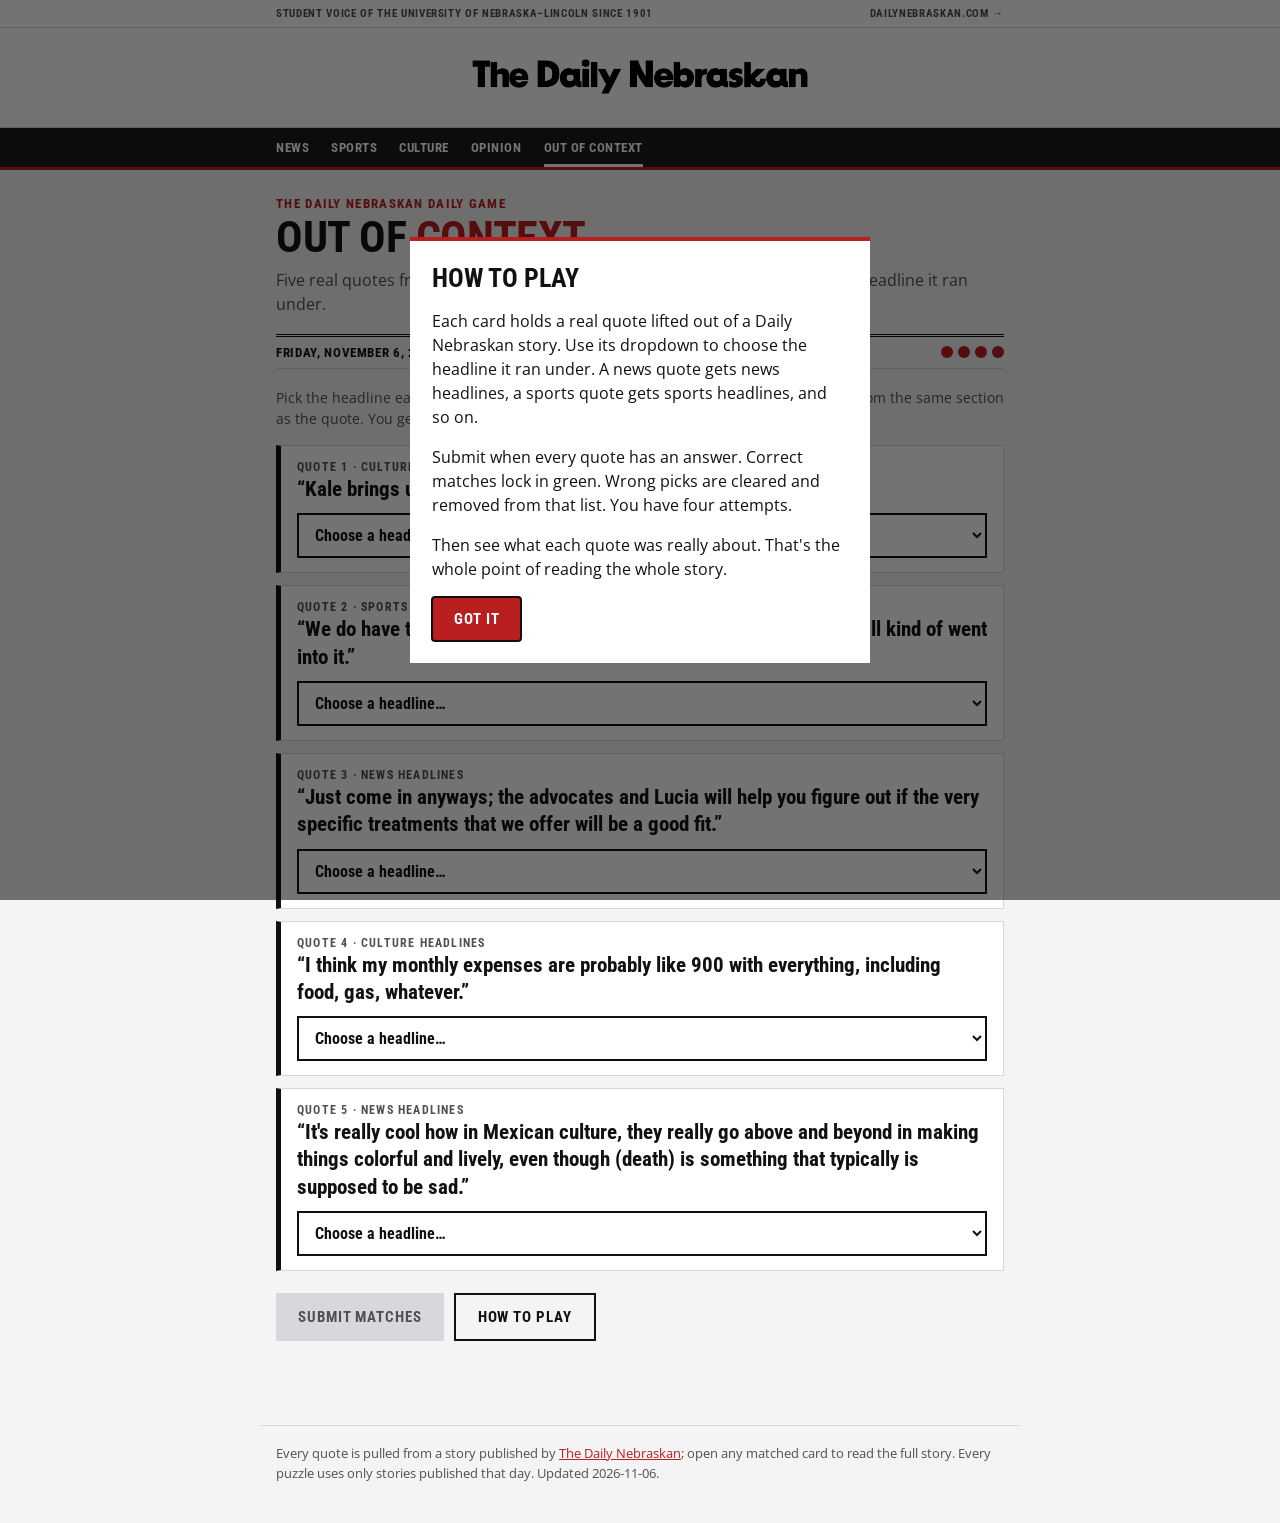
<file: out-of-context.html>
<!doctype html>
<html lang="en">
<head>
<meta charset="utf-8">
<meta name="viewport" content="width=device-width, initial-scale=1">
<title>Out of Context | The Daily Nebraskan</title>
<meta name="description" content="A daily game from The Daily Nebraskan. Match real quotes from recent stories to the headlines they came from.">
<meta property="og:title" content="Out of Context | The Daily Nebraskan">
<meta property="og:description" content="Five quotes. Five headlines. Can you match them?">
<link rel="preconnect" href="https://fonts.googleapis.com">
<link rel="preconnect" href="https://fonts.gstatic.com" crossorigin>
<link href="https://fonts.googleapis.com/css2?family=Roboto+Condensed:wght@400;700&family=Open+Sans:wght@400;600;700&display=swap" rel="stylesheet">
<style>
:root{
  --red:#ba1f1f; --red-dark:#8f1717;
  --bg:#f4f4f4; --surface:#fff; --ink:#111; --muted:#515151; --line:#d8d8dc;
  --bar:#1a1a1a; --good:#1f7a3d; --good-bg:#e4f3e8; --bad-bg:#fbe4e4;
  --logo-filter:none;
  --head:"Roboto Condensed","Arial Narrow",Arial,sans-serif;
  --body:"Open Sans",system-ui,-apple-system,"Segoe UI",sans-serif;
}
@media (prefers-color-scheme:dark){
  :root:not([data-theme="light"]){
    --bg:#121212; --surface:#1d1d1d; --ink:#f2f2f2; --muted:#a9a9ae; --line:#333;
    --bar:#000; --good:#5ccf84; --good-bg:#17301f; --bad-bg:#3a1a1a; --red:#e04545;
    --logo-filter:invert(1);
  }
}
*{box-sizing:border-box}
body{margin:0;background:var(--bg);color:var(--ink);font-family:var(--body);font-size:16px;line-height:1.5;-webkit-font-smoothing:antialiased}
a{color:inherit}
.util{background:var(--surface);border-bottom:1px solid var(--line);font:700 11px var(--head);letter-spacing:.06em;text-transform:uppercase}
.util .in,.mast,.navbar .in,main{max-width:760px;margin:0 auto;padding-left:16px;padding-right:16px}
.util .in{display:flex;justify-content:space-between;padding-top:7px;padding-bottom:7px;color:var(--muted)}
.util a{text-decoration:none}.util a:hover{color:var(--red)}
.mast{padding-top:22px;padding-bottom:18px;text-align:center;background:var(--surface)}
.mast{max-width:none;border-bottom:1px solid var(--line)}
.mast img{width:min(340px,70vw);height:auto;filter:var(--logo-filter)}
.navbar{background:var(--bar);border-bottom:3px solid var(--red)}
.navbar .in{display:flex;align-items:center;gap:22px;padding-top:0;padding-bottom:0;overflow-x:auto}
.navbar a{color:#fff;font:700 13px var(--head);letter-spacing:.04em;text-transform:uppercase;text-decoration:none;padding:12px 0;white-space:nowrap}
.navbar a:hover{color:#ff9d9d}
.navbar a.on{box-shadow:inset 0 -3px 0 #fff}
main{padding-top:26px;padding-bottom:50px}
.kicker{font:700 13px var(--head);letter-spacing:.1em;text-transform:uppercase;color:var(--red);margin:0}
h1{font:700 44px/1.02 var(--head);text-transform:uppercase;letter-spacing:-.01em;margin:4px 0 8px}
h1 em{font-style:normal;color:var(--red)}
.dek{color:var(--muted);margin:0 0 4px}
.meta{display:flex;justify-content:space-between;align-items:center;border-top:3px double var(--ink);border-bottom:1px solid var(--line);margin:18px 0;padding:8px 0;font:700 13px var(--head);letter-spacing:.05em;text-transform:uppercase}
.tries span{display:inline-block;width:12px;height:12px;border-radius:50%;background:var(--red);margin-left:5px;vertical-align:-1px}
.tries span.used{background:transparent;border:2px solid var(--line)}
.how{font-size:14px;color:var(--muted);margin:0 0 16px}
.card{background:var(--surface);border:1px solid var(--line);border-left:5px solid var(--ink);margin-bottom:12px;padding:14px 16px;cursor:pointer;transition:border-color .12s,background .12s}
.card:hover{border-left-color:var(--red)}
.card.sel{border-left-color:var(--red);outline:2px solid var(--red);outline-offset:-2px}
.card.ok{border-left-color:var(--good);background:var(--good-bg);cursor:default}
.card.no{border-left-color:var(--red);background:var(--bad-bg);animation:shake .35s}
.card .n{font:700 12px var(--head);letter-spacing:.1em;color:var(--muted);text-transform:uppercase}
.card q{display:block;quotes:"\201C" "\201D";font:700 21px/1.3 var(--head);margin:2px 0 10px}
.pick{width:100%;font:700 16px var(--head);padding:10px 12px;border:2px solid var(--ink);background:var(--surface);color:var(--ink);border-radius:0}
.pick:disabled{opacity:1;border-color:var(--good);-webkit-text-fill-color:var(--ink)}
.card{cursor:default}
.slot{min-height:40px;border:2px dashed var(--line);padding:8px 10px;font-size:14px;font-weight:600;color:var(--muted);display:flex;align-items:center}
.slot.filled{border:2px solid var(--ink);color:var(--ink);background:var(--bg);font-family:var(--head);font-size:16px;font-weight:700}
.card.ok .slot,.card.over .slot{cursor:default}
.card.ok .slot{border-color:var(--good)}
.reveal{display:none;margin-top:10px;font-size:14px;color:var(--muted)}
.reveal b{color:var(--ink)}
.over .reveal,.ok.over .reveal{display:block}
.reveal a{color:var(--red);font-weight:700}
.pool-h{font:700 13px var(--head);letter-spacing:.1em;text-transform:uppercase;margin:24px 0 8px;border-bottom:1px solid var(--line);padding-bottom:6px}
.pool{display:grid;gap:8px}
.chip{background:var(--surface);border:1px solid var(--ink);padding:10px 14px;text-align:left;font:700 17px/1.25 var(--head);color:var(--ink);cursor:pointer}
.chip:hover{background:var(--ink);color:var(--surface)}
.chip.used{opacity:.25;pointer-events:none}
.actions{display:flex;gap:10px;margin-top:22px;flex-wrap:wrap}
button.btn{background:var(--red);color:#fff;border:0;padding:13px 22px;font:700 15px var(--head);letter-spacing:.06em;text-transform:uppercase;cursor:pointer}
button.btn:hover:not(:disabled){background:var(--red-dark)}
button.btn:disabled{background:var(--line);color:var(--muted);cursor:not-allowed}
button.btn.ghost{background:transparent;color:var(--ink);border:2px solid var(--ink)}
.msg{min-height:22px;font-weight:600;margin-top:12px}
.result{display:none;background:var(--surface);border:1px solid var(--line);border-top:4px solid var(--red);padding:18px;margin-top:22px}
.result.show{display:block}
.result h2{font:700 28px var(--head);text-transform:uppercase;margin:0 0 4px}
.grid{font-size:26px;letter-spacing:3px;line-height:1.3;margin:8px 0}
.stats{display:flex;gap:22px;margin:14px 0;font:700 12px var(--head);text-transform:uppercase;letter-spacing:.05em;color:var(--muted)}
.stats b{display:block;font-size:30px;color:var(--ink);line-height:1}
.next{font-size:14px;color:var(--muted)}
footer{border-top:1px solid var(--line);color:var(--muted);font-size:13px;padding:18px 16px 40px;max-width:760px;margin:0 auto}
footer a{color:var(--red)}
dialog{border:0;border-top:4px solid var(--red);padding:22px;max-width:460px;background:var(--surface);color:var(--ink)}
dialog::backdrop{background:rgba(0,0,0,.55)}
dialog h2{font:700 26px var(--head);text-transform:uppercase;margin:0 0 8px}
@keyframes shake{25%{transform:translateX(-5px)}75%{transform:translateX(5px)}}
@media(max-width:520px){h1{font-size:36px}.card q{font-size:19px}}
.sr{position:absolute;left:-9999px}
</style>
</head>
<body>
<div class="util"><div class="in"><span>Student voice of the University of Nebraska–Lincoln since 1901</span><a href="https://www.dailynebraskan.com/" target="_blank" rel="noopener">dailynebraskan.com &rarr;</a></div></div>
<header class="mast"><a href="https://www.dailynebraskan.com/" target="_blank" rel="noopener"><img src="assets/dn-logo.png" alt="The Daily Nebraskan" width="340" height="53"></a></header>
<nav class="navbar" aria-label="Sections"><div class="in">
  <a href="https://www.dailynebraskan.com/news/" target="_blank" rel="noopener">News</a>
  <a href="https://www.dailynebraskan.com/sports/" target="_blank" rel="noopener">Sports</a>
  <a href="https://www.dailynebraskan.com/culture/" target="_blank" rel="noopener">Culture</a>
  <a href="https://www.dailynebraskan.com/opinion/" target="_blank" rel="noopener">Opinion</a>
  <a href="#" class="on">Out of Context</a>
</div></nav>

<main>
  <p class="kicker">The Daily Nebraskan Daily Game</p>
  <h1>Out of <em>Context</em></h1>
  <p class="dek">Five real quotes from today's Daily Nebraskan stories. Match each one to the headline it ran under.</p>
  <div class="meta"><span id="date"></span><span class="tries" id="tries" aria-label="Attempts left"></span></div>
  <p class="how">Pick the headline each quote ran under from its dropdown. Every list holds headlines from the same section as the quote. You get four tries to submit.</p>

  <div id="cards"></div>
  <div class="actions"><button class="btn" id="submit" disabled>Submit matches</button><button class="btn ghost" id="helpBtn">How to play</button></div>
  <div class="msg" id="msg" role="status" aria-live="polite"></div>

  <section class="result" id="result">
    <h2 id="rTitle"></h2>
    <div class="grid" id="rGrid" aria-hidden="true"></div>
    <div class="stats"><div><b id="sPlayed">0</b>Played</div><div><b id="sWin">0</b>Perfect</div><div><b id="sStreak">0</b>Streak</div><div><b id="sBest">0</b>Best streak</div></div>
    <button class="btn" id="share">Copy results</button>
    <p class="next" id="next"></p>
  </section>
</main>

<footer>
  Every quote is pulled from a story published by <a href="https://www.dailynebraskan.com/" target="_blank" rel="noopener">The Daily Nebraskan</a>; open any matched card to read the full story. Every puzzle uses only stories published that day. Updated <span id="built">2026-11-06</span>.
</footer>

<dialog id="help">
  <h2>How to play</h2>
  <p>Each card holds a real quote lifted out of a Daily Nebraskan story. Use its dropdown to choose the headline it ran under. A news quote gets news headlines, a sports quote gets sports headlines, and so on.</p>
  <p>Submit when every quote has an answer. Correct matches lock in green. Wrong picks are cleared and removed from that list. You have four attempts.</p>
  <p>Then see what each quote was really about. That's the whole point of reading the whole story.</p>
  <form method="dialog"><button class="btn">Got it</button></form>
</dialog>

<script>
const POOL=[{"title": "How Nebraska’s Halloween game turned the red sea black", "url": "https://www.dailynebraskan.com/sports/how-nebraska-s-halloween-game-turned-the-red-sea-black/article_3871e4a0-c702-4144-97fe-0aa7e4e53334.html", "section": "sports", "date": "2026-11-06", "author": "Camille Andelt", "quotes": [{"q": "The planning for all this kind of started all the way back last year, November, and just the planning and coordination.", "sum": "A Nebraska athletics staffer is explaining how long it took to plan the stadium's Halloween-night blackout atmosphere. Planning started a year ago, with about a week of painting."}, {"q": "We do have to get approval when we do things like this too, so that all kind of went into it.", "sum": "A Nebraska athletics staffer is explaining that the stadium's Halloween-night visual transformation required official approval and coordination well in advance."}]}, {"title": "Trauma therapy program reduces PTSD symptoms for UNL survivors", "url": "https://www.dailynebraskan.com/news/health_center/trauma-therapy-program-reduces-ptsd-symptoms-for-unl-survivors/article_d4e21712-8fae-4deb-b711-925feb161eb4.html", "section": "news", "date": "2026-11-06", "author": "Rylee Newman", "quotes": [{"q": "We typically have the opportunity to meet with clients weekly, which really helps to contribute to developing that trusting relationship that is necessary to engage with those really painful memories.", "sum": "A UNL Center for Advocacy, Response and Education therapist is explaining why trauma therapy works: weekly sessions help build the trust needed to work through painful memories."}, {"q": "Just come in anyways; the advocates and Lucia will help you figure out if the very specific treatments that we offer will be a good fit.", "sum": "A UNL CARE staffer is encouraging students to come in even if they're unsure they qualify for trauma treatment, since the office will help find a fit."}]}, {"title": "UNL students commemorate the dead with Día de los Muertos event", "url": "https://www.dailynebraskan.com/news/unl-students-commemorate-the-dead-with-d-a-de-los-muertos-event/article_57691f6b-0039-4a8a-8265-1c7855df234d.html", "section": "news", "date": "2026-11-06", "author": "Chloe Fitzgibbon", "quotes": [{"q": "It's really cool how in Mexican culture, they really go above and beyond in making things colorful and lively, even though (death) is something that typically is supposed to be sad.", "sum": "A UNL student is reflecting on a Día de los Muertos event on Union Plaza, and how Mexican culture makes remembering the dead colorful and lively."}, {"q": "Old family that’s passed away and not even just human family, but pets, too.", "sum": "A UNL student attending a Día de los Muertos event is explaining what the holiday means to him: remembering family who have died, including pets."}]}, {"title": "PRESS PLAY: Emma Harner graces the DN office with only her voice and guitar", "url": "https://www.dailynebraskan.com/culture/press-play-emma-harner-graces-the-dn-office-with-only-her-voice-and-guitar/article_566a86ad-218a-467b-aa82-dba0448ec8ef.html", "section": "culture", "date": "2026-11-06", "author": "Joshua Carl", "quotes": [{"q": "‘Pushing’ is one of those songs that’s about a vague feeling and then a couple specific situations; I tend to do that a lot.", "sum": "Singer-songwriter Emma Harner is introducing an unreleased song she played during a Press Play session at the Daily Nebraskan office. She wrote it while feeling trapped in a Boston apartment."}, {"q": "It’s all about social media and getting eyes on you.", "sum": "Emma Harner, a self-described math folk artist, is explaining the role social media plays in building a music career after one viral video launched hers."}]}, {"title": "UNL Libraries hosts zine workshop experience at Love Library", "url": "https://www.dailynebraskan.com/culture/campus/unl-libraries-hosts-zine-workshop-experience-at-love-library/article_971814ec-d241-4ae6-9fb7-83bc1853a563.html", "section": "culture", "date": "2026-11-06", "author": "Emiliano Munoz-Contreras", "quotes": [{"q": "They started around the 1930s in the science fiction fandom.", "sum": "A UNL Libraries instruction specialist is giving a short history of zines, the self-published booklets students were making at a campus workshop."}, {"q": "They're created a lot by marginalized or oppressed voices, so it could give you a point of view that isn't maybe widely known or widely shared.", "sum": "A UNL Libraries instruction specialist is explaining why zines matter: self-published, they can share perspectives that traditional publishing leaves out."}]}, {"title": "UNL professor presents new poetry book at Francie & Finch", "url": "https://www.dailynebraskan.com/culture/unl-professor-presents-new-poetry-book-at-francie-finch/article_d2e6640d-f7d8-419a-a0cb-a763a2683cf4.html", "section": "culture", "date": "2026-11-06", "author": "Randall Posey", "quotes": [{"q": "Kale brings us into this poem and then it gets more serious.", "sum": "UNL professor Hope Wabuke is describing how her new poetry collection grew out of a poem about kale that turned more serious as she wrote it."}, {"q": "Food is such an act of love, and making food for someone is such an act of love.", "sum": "UNL professor Hope Wabuke is explaining what food means in her new poetry book, which she discussed at a local bookstore reading."}]}, {"title": "FOMO and finances: Budgeting on a college student's income", "url": "https://www.dailynebraskan.com/culture/fomo-and-finances-budgeting-on-a-college-students-income/article_cac1d61f-1596-4704-ae40-9ed42ba12376.html", "section": "culture", "date": "2026-11-06", "author": "Cara Smith", "quotes": [{"q": "I think my monthly expenses are probably like 900 with everything, including food, gas, whatever.", "sum": "A UNL sophomore is estimating his monthly expenses, which include rent, fraternity dues, gas and groceries, as part of a story on budgeting on a college income."}, {"q": "If my electric bill is higher one month, I have to adjust it and then manage as I go.", "sum": "A UNL student is describing how she adjusts her budget month to month as bills change."}]}];
const POOL_DATE="2026-11-06"; // the puzzle is keyed to the date its stories were published
const N=5, MAX=4, NOPT=6, KEY="dn-ootc-v6";
const $=id=>document.getElementById(id);
const esc=s=>s.replace(/[&<>"]/g,c=>({"&":"&amp;","<":"&lt;",">":"&gt;",'"':"&quot;"}[c]));

function todayStr(){
  const p=new URLSearchParams(location.search).get("date");
  if(p&&/^\d{4}-\d{2}-\d{2}$/.test(p))return p;
  return POOL_DATE;
}
function seeded(str){let h=1779033703^str.length;for(let i=0;i<str.length;i++){h=Math.imul(h^str.charCodeAt(i),3432918353);h=h<<13|h>>>19}
  let a=h>>>0;return()=>{a|=0;a=a+0x6D2B79F5|0;let t=Math.imul(a^a>>>15,1|a);t=t+Math.imul(t^t>>>7,61|t)^t;return((t^t>>>14)>>>0)/4294967296}}
function shuffle(arr,r){const a=arr.slice();for(let i=a.length-1;i>0;i--){const j=Math.floor(r()*(i+1));[a[i],a[j]]=[a[j],a[i]]}return a}

const store={get(){try{return JSON.parse(localStorage.getItem(KEY))||{}}catch(e){return{}}},set(v){try{localStorage.setItem(KEY,JSON.stringify(v))}catch(e){}}};

const today=todayStr();
const rnd=seeded("dn-ootc|"+today);
// Pick N stories (varied sections). Each question's dropdown holds its correct headline
// plus other headlines from the SAME section (news quote -> news headlines, etc.).
function pick(){
  const order=shuffle(POOL.map((_,i)=>i),rnd), chosen=[], secs={};
  for(const cap of [2,N]){
    for(const i of order){
      if(chosen.length>=N)break; if(chosen.includes(i))continue;
      const s=POOL[i].section; if((secs[s]||0)>=cap)continue;
      chosen.push(i);secs[s]=(secs[s]||0)+1;
    }
  }
  return chosen.map(i=>{
    const st=POOL[i];
    const others=shuffle(POOL.filter((o,j)=>j!==i&&o.section===st.section),rnd).slice(0,NOPT-1);
    let opts=shuffle([{t:st.title,ok:true},...others.map(o=>({t:o.title,ok:false}))],rnd);
    // top up from other sections only if a section is too small
    if(opts.length<4){const more=shuffle(POOL.filter(o=>o.section!==st.section),rnd).slice(0,4-opts.length);opts=shuffle([...opts,...more.map(o=>({t:o.title,ok:false}))],rnd)}
    return{title:st.title,url:st.url,section:st.section,author:st.author,
      q:st.quotes[Math.floor(rnd()*st.quotes.length)],opts};
  });
}
const saved=store.get();
let G=saved.game&&saved.game.date===today?saved.game:null;
if(!G){
  const items=pick();
  G={date:today,items,assign:items.map(()=>null),locked:items.map(()=>false),out:items.map(()=>[]),
     tries:0,history:[],done:false,won:false};
}
const items=G.items;
const save=()=>{const s=store.get();s.game=G;store.set(s)};
const secLabel={news:"News",sports:"Sports",culture:"Culture"};

function render(){
  $("date").textContent=new Date(today+"T12:00:00").toLocaleDateString(undefined,{weekday:"long",month:"long",day:"numeric",year:"numeric"});
  $("tries").innerHTML=Array.from({length:MAX},(_,i)=>`<span class="${i<G.tries?"used":""}"></span>`).join("");
  $("cards").innerHTML=items.map((it,i)=>{
    const a=G.assign[i], cls=["card"];
    if(G.locked[i])cls.push("ok"); if(G.done)cls.push("over");
    if(G.flash&&G.flash.includes(i))cls.push("no");
    const dis=G.locked[i]||G.done?"disabled":"";
    const options=`<option value="">Choose a headline…</option>`+it.opts.map((o,k)=>
      G.out[i].includes(k)?"":`<option value="${k}" ${a===k?"selected":""}>${esc(o.t)}</option>`).join("");
    const sel=`<label class="sr" for="s${i}">Headline for quote ${i+1}</label><select class="pick" id="s${i}" data-i="${i}" ${dis}>${options}</select>`;
    const rev=`<div class="reveal"><b>In context:</b> ${G.locked[i]?"":`<i>(Ran under <a href="${it.url}" target="_blank" rel="noopener">${esc(it.title)}</a>.)</i> `}${esc(it.q.sum)} <a href="${it.url}" target="_blank" rel="noopener">Read the story &rarr;</a></div>`;
    return `<div class="${cls.join(" ")}"><div class="n">Quote ${i+1} · ${esc(secLabel[it.section]||it.section)} headlines</div><q>${esc(it.q.q)}</q>${sel}${rev}</div>`;
  }).join("");
  $("submit").disabled=G.done||G.assign.some((x,i)=>x===null&&!G.locked[i]);
  G.flash=null;
  if(G.done)showResult();
}

$("cards").addEventListener("change",e=>{
  const s=e.target.closest("select.pick"); if(!s||G.done)return;
  G.assign[+s.dataset.i]=s.value===""?null:+s.value;
  $("msg").textContent="";save();
  $("submit").disabled=G.assign.some((x,i)=>x===null&&!G.locked[i]);
});
$("submit").addEventListener("click",()=>{
  const wrong=[];let right=0;
  items.forEach((it,i)=>{
    if(G.locked[i]){right++;return}
    if(it.opts[G.assign[i]].ok){G.locked[i]=true;right++}else wrong.push(i);
  });
  G.tries++;
  G.history.push(items.map((_,i)=>G.locked[i]&&!wrong.includes(i)));
  if(right===N){G.done=true;G.won=true;}
  else if(G.tries>=MAX){G.done=true;G.won=false;}
  else{
    G.flash=wrong.slice();
    wrong.forEach(i=>{G.out[i].push(G.assign[i]);G.assign[i]=null});
    $("msg").textContent=`${right} of ${N} correct. ${MAX-G.tries} ${MAX-G.tries===1?"try":"tries"} left. Wrong picks are removed from the list.`;
  }
  if(G.done){recordStats();$("msg").textContent=""; }
  save();render();
});

function recordStats(){
  const s=store.get(), st=s.stats||{played:0,perfect:0,streak:0,best:0,last:null};
  if(st.last===today)return;
  const y=new Date(today+"T12:00:00");y.setDate(y.getDate()-1);
  const yStr=y.getFullYear()+"-"+String(y.getMonth()+1).padStart(2,"0")+"-"+String(y.getDate()).padStart(2,"0");
  st.played++; if(G.won){st.perfect++;st.streak=(st.last===yStr||st.streak===0)?st.streak+1:1;}else st.streak=0;
  st.best=Math.max(st.best,st.streak);st.last=today;
  s.stats=st;store.set(s);
}
function shareText(){
  const rows=G.history.map(r=>r.map(x=>x?"🟩":"🟥").join("")).join("\n");
  return `The Daily Nebraskan: Out of Context\n${today}  ${G.won?G.tries:"X"}/${MAX}\n${rows}\n${location.href.split("?")[0]}`;
}
function showResult(){
  const st=store.get().stats||{played:0,perfect:0,streak:0,best:0};
  $("result").classList.add("show");
  $("rTitle").textContent=G.won?(G.tries===1?"Flawless.":"You got it."):"Out of tries.";
  $("rGrid").innerHTML=G.history.map(r=>r.map(x=>x?"🟩":"🟥").join("")).join("<br>");
  $("sPlayed").textContent=st.played;$("sWin").textContent=st.perfect;$("sStreak").textContent=st.streak;$("sBest").textContent=st.best;
  $("msg").textContent="Scroll up and read each quote in context.";
  const t=()=>{const n=new Date(),m=new Date(n);m.setHours(24,0,0,0);const d=m-n,h=Math.floor(d/36e5),mi=Math.floor(d%36e5/6e4);
    $("next").textContent=`Next puzzle in ${h}h ${mi}m.`};t();setInterval(t,30000);
}
$("share").addEventListener("click",async()=>{
  const t=shareText();
  try{if(navigator.share&&/Mobi|Android/i.test(navigator.userAgent)){await navigator.share({text:t});return}
    await navigator.clipboard.writeText(t);$("share").textContent="Copied!";}catch(e){$("share").textContent="Copy failed"}
  setTimeout(()=>$("share").textContent="Copy results",1800);
});
$("helpBtn").addEventListener("click",()=>$("help").showModal());

if(POOL.length<N){document.querySelector("main").innerHTML="<p>Not enough stories to build today's puzzle. Check back soon.</p>"}
else{
  render();
  if(!store.get().seen){const s=store.get();s.seen=1;store.set(s);try{$("help").showModal()}catch(e){}}
}
</script>
</body>
</html>
</file>
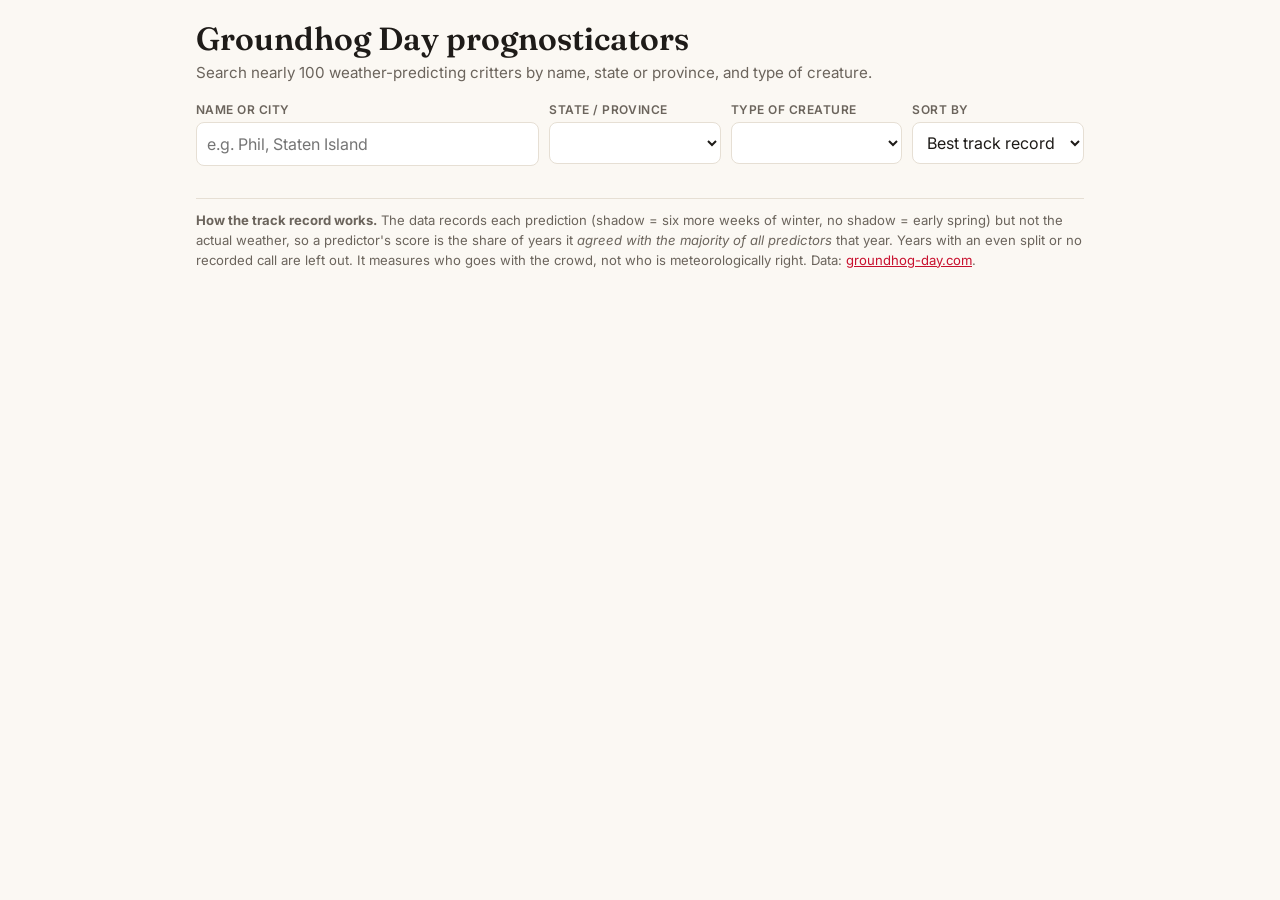
<file: scripts/groundhog.template.html>
<!doctype html>
<html lang="en">
<head>
<meta charset="utf-8">
<meta name="viewport" content="width=device-width, initial-scale=1">
<title>Groundhog Day Prognosticators</title>
<meta name="description" content="Search Groundhog Day prognosticators by name, state or province, and type of creature, and see each one's track record.">
<link rel="preconnect" href="https://fonts.googleapis.com">
<link rel="preconnect" href="https://fonts.gstatic.com" crossorigin>
<link href="https://fonts.googleapis.com/css2?family=Fraunces:opsz,wght@9..144,600&family=Inter:wght@400;500;600&display=swap" rel="stylesheet">
<style>
:root {
  --bg: #fbf8f3; --surface: #fff; --ink: #1e1b18; --muted: #6b645c; --line: #e6dfd4;
  --accent: #c8102e; --accent-soft: #fbe9ec;
  --hit: #2f7d4f; --miss: #b4541a; --none: #cfc7ba;
  --serif: "Fraunces", Georgia, serif; --sans: "Inter", system-ui, -apple-system, "Segoe UI", sans-serif;
}
@media (prefers-color-scheme: dark) {
  :root { --bg: #161412; --surface: #1f1c19; --ink: #f1ece4; --muted: #a39a8e; --line: #332e29;
    --accent: #ff5a73; --accent-soft: #2e1a1e; --hit: #5fbf86; --miss: #e08a4f; --none: #4a443d; }
}
* { box-sizing: border-box; }
body { margin: 0; background: var(--bg); color: var(--ink); font: 16px/1.5 var(--sans); }
.app { max-width: 920px; margin: 0 auto; padding: 20px 16px 32px; }
h1 { font: 600 clamp(1.5rem, 4vw, 2rem)/1.2 var(--serif); margin: 0 0 4px; }
.sub { color: var(--muted); margin: 0 0 16px; font-size: .95rem; }
.controls { display: grid; grid-template-columns: 2fr 1fr 1fr 1fr; gap: 10px; }
.controls label { display: block; font-size: .75rem; font-weight: 600; color: var(--muted); margin-bottom: 3px; text-transform: uppercase; letter-spacing: .04em; }
input, select { width: 100%; font: inherit; color: var(--ink); background: var(--surface); border: 1px solid var(--line); border-radius: 8px; padding: 9px 10px; min-height: 42px; }
input:focus, select:focus, button:focus-visible, summary:focus-visible { outline: 2px solid var(--accent); outline-offset: 1px; }
.bar { display: flex; flex-wrap: wrap; justify-content: space-between; align-items: center; gap: 8px; margin: 14px 0 10px; font-size: .9rem; color: var(--muted); }
.bar button { font: inherit; background: none; border: 0; color: var(--accent); cursor: pointer; text-decoration: underline; padding: 4px; }
.card { background: var(--surface); border: 1px solid var(--line); border-radius: 12px; margin-bottom: 10px; overflow: hidden; }
.head { display: grid; grid-template-columns: 64px 1fr auto; gap: 14px; align-items: center; padding: 14px; }
.photo { width: 64px; height: 64px; border-radius: 10px; object-fit: cover; background: var(--accent-soft); display: flex; align-items: center; justify-content: center; font-size: 28px; }
.name { font: 600 1.15rem/1.25 var(--serif); margin: 0; }
.meta { color: var(--muted); font-size: .88rem; margin: 2px 0 0; }
.tag { display: inline-block; font-size: .72rem; font-weight: 600; padding: 1px 8px; border-radius: 99px; background: var(--accent-soft); color: var(--accent); margin-left: 6px; vertical-align: 2px; }
.tag.off { background: var(--line); color: var(--muted); }
.score { text-align: right; min-width: 92px; }
.pct { font: 600 1.7rem/1 var(--serif); }
.pct small { font-size: .9rem; }
.of { font-size: .75rem; color: var(--muted); margin-top: 3px; }
.strip { display: flex; flex-wrap: wrap; gap: 3px; padding: 0 14px 12px; }
.dot { width: 14px; height: 14px; border-radius: 3px; background: var(--none); }
.dot.hit { background: var(--hit); }
.dot.miss { background: var(--miss); }
details { border-top: 1px solid var(--line); }
summary { cursor: pointer; padding: 9px 14px; font-size: .85rem; color: var(--muted); font-weight: 500; }
.more { padding: 0 14px 14px; font-size: .92rem; }
.more p { margin: 0 0 10px; }
.stats { display: flex; flex-wrap: wrap; gap: 6px 22px; margin-bottom: 10px; }
.stats b { font-weight: 600; }
.legend { display: flex; flex-wrap: wrap; gap: 4px 16px; font-size: .78rem; color: var(--muted); padding: 0 0 10px; }
.legend span::before { content: ""; display: inline-block; width: 10px; height: 10px; border-radius: 2px; margin-right: 5px; background: var(--c); }
.note { font-size: .82rem; color: var(--muted); border-top: 1px solid var(--line); padding-top: 12px; margin-top: 18px; }
.note a { color: var(--accent); }
.empty { text-align: center; color: var(--muted); padding: 40px 0; }
.more-btn[hidden] { display: none; }
.more-btn { display: block; margin: 14px auto 0; font: 600 .95rem var(--sans); background: var(--surface); color: var(--ink); border: 1px solid var(--line); border-radius: 8px; padding: 10px 20px; cursor: pointer; }
table { border-collapse: collapse; width: 100%; font-size: .85rem; }
td, th { text-align: left; padding: 3px 8px 3px 0; }
@media (max-width: 640px) {
  .controls { grid-template-columns: 1fr 1fr; }
  .controls > :first-child { grid-column: 1 / -1; }
  .head { grid-template-columns: 52px 1fr; }
  .photo { width: 52px; height: 52px; }
  .score { grid-column: 1 / -1; text-align: left; display: flex; align-items: baseline; gap: 10px; }
}
</style>
</head>
<body>
<div class="app">
  <h1>Groundhog Day prognosticators</h1>
  <p class="sub">Search nearly 100 weather-predicting critters by name, state or province, and type of creature.</p>

  <div class="controls" role="search">
    <div><label for="q">Name or city</label><input id="q" type="search" placeholder="e.g. Phil, Staten Island" autocomplete="off"></div>
    <div><label for="region">State / province</label><select id="region"></select></div>
    <div><label for="type">Type of creature</label><select id="type"></select></div>
    <div><label for="sort">Sort by</label><select id="sort">
      <option value="rate">Best track record</option>
      <option value="count">Most predictions</option>
      <option value="name">Name (A–Z)</option>
    </select></div>
  </div>

  <div class="bar"><span id="count" aria-live="polite"></span><button id="reset" type="button" hidden>Clear filters</button></div>
  <div id="results"></div>
  <button id="more" class="more-btn" type="button" hidden>Show more</button>

  <div class="note">
    <b>How the track record works.</b> The data records each prediction (shadow = six more weeks of winter, no shadow = early spring) but not the actual weather,
    so a predictor's score is the share of years it <i>agreed with the majority of all predictors</i> that year. Years with an even split or no recorded call are left out.
    It measures who goes with the crowd, not who is meteorologically right. Data: <a href="https://groundhog-day.com" target="_blank" rel="noopener">groundhog-day.com</a>.
  </div>
</div>

<script>
const DATA = /*__DATA__*/null;
const C = DATA.consensus, PAGE = 20;
const $ = id => document.getElementById(id);
const esc = s => String(s ?? "").replace(/[&<>"']/g, c => ({"&":"&amp;","<":"&lt;",">":"&gt;",'"':"&quot;","'":"&#39;"}[c]));
const norm = s => String(s ?? "").normalize("NFD").replace(/[̀-ͯ]/g, "").toLowerCase();

// Track record against the yearly consensus
for (const a of DATA.animals) {
  let hit = 0, graded = 0, shadows = 0, calls = 0;
  for (const [y, s] of a.p) {
    if (s !== null) { calls++; shadows += s; }
    if (s !== null && C[y] !== undefined) { graded++; if (C[y] === s) hit++; }
  }
  a.hit = hit; a.graded = graded; a.calls = calls; a.shadows = shadows;
  a.rate = graded ? hit / graded : -1;
  a.hay = norm([a.name, a.city, a.region, a.type].join(" "));
}

const fillSelect = (el, label, values) => {
  const counts = {};
  values.forEach(v => { if (v) counts[v] = (counts[v] || 0) + 1; });
  el.innerHTML = `<option value="">${label}</option>` + Object.keys(counts).sort().map(v => `<option value="${esc(v)}">${esc(v)} (${counts[v]})</option>`).join("");
};
fillSelect($("region"), "All states & provinces", DATA.animals.map(a => a.region));
fillSelect($("type"), "All creatures", DATA.animals.map(a => a.type));

let shown = PAGE, list = [];

function dots(a) {
  return a.p.map(([y, s]) => {
    let cls = "", why = "no call recorded";
    if (s !== null) {
      const call = s ? "saw shadow" : "no shadow";
      if (C[y] === undefined) why = call + ", no majority that year";
      else if (C[y] === s) { cls = "hit"; why = call + ", agreed with majority"; }
      else { cls = "miss"; why = call + ", went against majority"; }
    }
    return `<span class="dot ${cls}" title="${y}: ${why}"></span>`;
  }).join("");
}

function card(a) {
  const pct = a.graded ? Math.round(a.rate * 100) : null;
  const last = a.p[a.p.length - 1];
  const where = [a.city, a.region].filter(Boolean).join(", ");
  const first = a.p[0][0];
  return `<article class="card">
    <div class="head">
      <img class="photo" src="${esc(a.img)}" alt="" loading="lazy" onerror="this.outerHTML='<div class=&quot;photo&quot;>🦫</div>'">
      <div>
        <h2 class="name">${esc(a.name)}${a.active ? "" : '<span class="tag off">Retired</span>'}</h2>
        <p class="meta">${esc(a.type)} · ${esc(where)}${a.country === "Canada" ? ", Canada" : ""}</p>
      </div>
      <div class="score">
        <div class="pct">${pct === null ? "–" : pct + "<small>%</small>"}</div>
        <div class="of">${a.graded ? `${a.hit} of ${a.graded} years<br>matched the majority` : "not enough data"}</div>
      </div>
    </div>
    <div class="strip" aria-label="Year-by-year record">${dots(a)}</div>
    <details>
      <summary>Details &amp; full record</summary>
      <div class="more">
        <p>${esc(a.desc)}</p>
        <div class="stats">
          <span><b>${a.p.length}</b> prediction${a.p.length === 1 ? "" : "s"} since ${first}</span>
          <span><b>${a.shadows}</b> shadow · <b>${a.calls - a.shadows}</b> no shadow</span>
          ${last ? `<span>Latest (${last[0]}): <b>${last[1] === null ? "no call recorded" : last[1] ? "shadow, six more weeks of winter" : "no shadow, early spring"}</b></span>` : ""}
        </div>
        <div class="legend"><span style="--c:var(--hit)">Matched majority</span><span style="--c:var(--miss)">Went against majority</span><span style="--c:var(--none)">No call / no majority</span></div>
      </div>
    </details>
  </article>`;
}

function render() {
  const q = norm($("q").value.trim()), region = $("region").value, type = $("type").value, sort = $("sort").value;
  list = DATA.animals.filter(a => (!q || q.split(/\s+/).every(w => a.hay.includes(w))) && (!region || a.region === region) && (!type || a.type === type));
  const by = {
    rate: (a, b) => b.rate - a.rate || b.graded - a.graded || a.name.localeCompare(b.name),
    count: (a, b) => b.p.length - a.p.length || a.name.localeCompare(b.name),
    name: (a, b) => a.name.localeCompare(b.name),
  }[sort];
  list.sort(by);
  $("results").innerHTML = list.length ? list.slice(0, shown).map(card).join("") : '<p class="empty">No prognosticators match those filters.</p>';
  $("count").textContent = `${list.length} of ${DATA.animals.length} prognosticators`;
  $("more").hidden = list.length <= shown;
  $("reset").hidden = !(q || region || type);
  postHeight();
}

function postHeight() {
  const h = document.documentElement.scrollHeight;
  if (window.parent !== window) parent.postMessage({ type: "groundhog-height", height: h }, "*");
}

["q", "region", "type", "sort"].forEach(id => $(id).addEventListener(id === "q" ? "input" : "change", () => { shown = PAGE; render(); }));
$("more").onclick = () => { shown += PAGE; render(); };
$("reset").onclick = () => { $("q").value = ""; $("region").value = ""; $("type").value = ""; shown = PAGE; render(); };
document.addEventListener("toggle", postHeight, true);
window.addEventListener("resize", postHeight);
if (window.ResizeObserver) new ResizeObserver(postHeight).observe(document.body);
render();
</script>
</body>
</html>
</file>
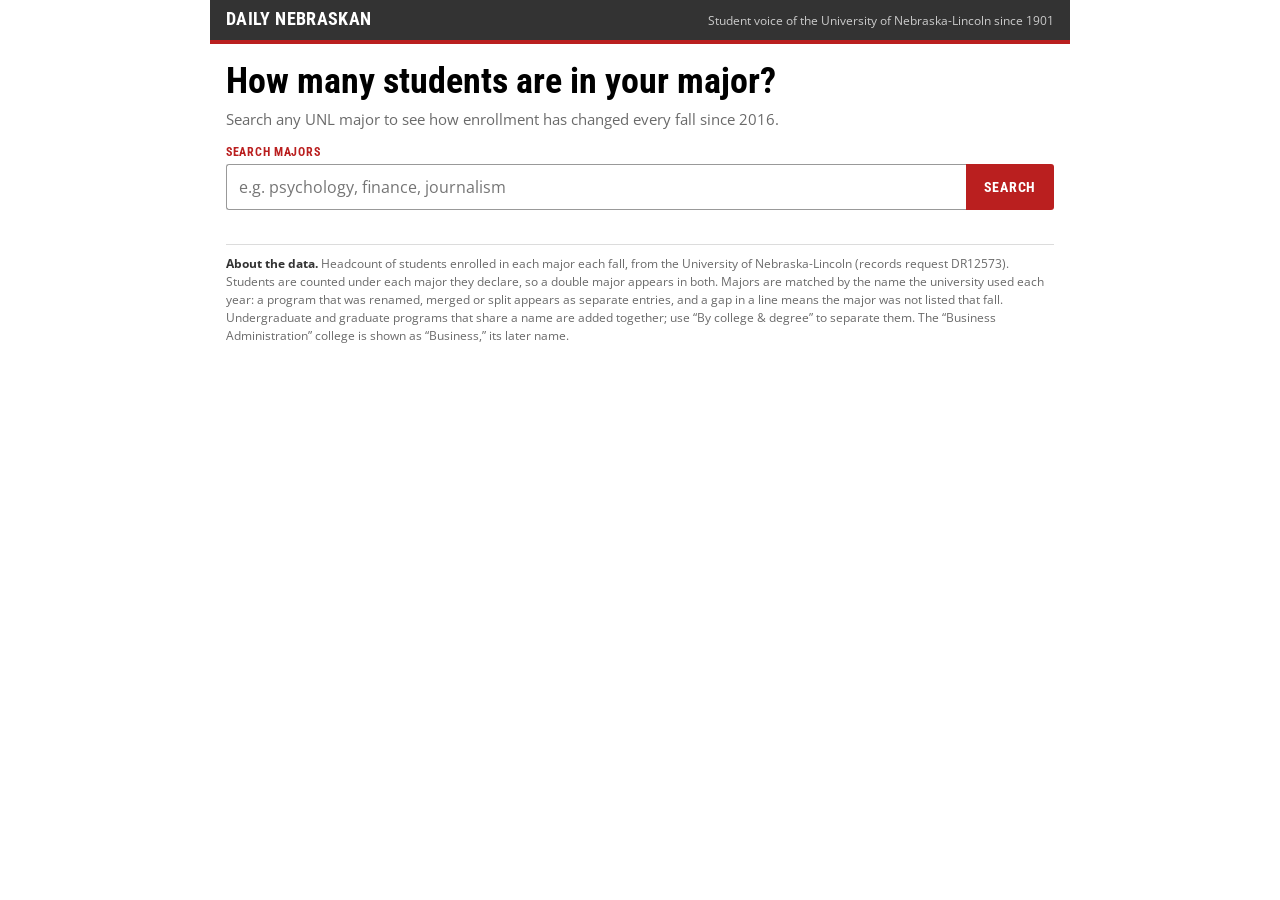
<file: scripts/majors.template.html>
<!doctype html>
<html lang="en">
<head>
<meta charset="utf-8">
<meta name="viewport" content="width=device-width, initial-scale=1">
<title>UNL Majors Search | Daily Nebraskan</title>
<meta name="description" content="Search University of Nebraska-Lincoln majors and see how enrollment has changed from Fall 2016 to Fall 2025.">
<link rel="preconnect" href="https://fonts.googleapis.com">
<link rel="preconnect" href="https://fonts.gstatic.com" crossorigin>
<link href="https://fonts.googleapis.com/css2?family=Open+Sans:wght@400;600;700&family=Roboto+Condensed:wght@700&display=swap" rel="stylesheet">
<style>
:root {
  --red: #ba1f1f; --red-dark: #8f1717; --ink: #333; --muted: #6a6a6a; --line: #dcdcdc;
  --panel: #f1f1f1; --white: #fff;
  --head: "Roboto Condensed", "Arial Narrow", Arial, sans-serif;
  --body: "Open Sans", Helvetica, Arial, sans-serif;
}
* { box-sizing: border-box; }
body { margin: 0; background: var(--white); color: var(--ink); font: 400 14px/1.5 var(--body); }
.app { max-width: 860px; margin: 0 auto; padding: 0 16px 24px; }

/* nameplate bar, echoing dailynebraskan.com's charcoal footer / red accent */
.bar { background: var(--ink); color: #fff; border-bottom: 4px solid var(--red); margin: 0 -16px 18px; padding: 10px 16px; display: flex; justify-content: space-between; align-items: baseline; gap: 12px; flex-wrap: wrap; }
.bar b { font: 700 18px/1 var(--head); letter-spacing: .02em; text-transform: uppercase; }
.bar span { font-size: 12px; color: #ccc; }
h1 { font: 700 clamp(26px, 5vw, 36px)/1.1 var(--head); margin: 0 0 6px; color: #000; }
.sub { color: var(--muted); margin: 0 0 16px; font-size: 15px; }

.search { position: relative; }
.search label { display: block; font: 700 12px/1 var(--head); letter-spacing: .06em; text-transform: uppercase; color: var(--red); margin-bottom: 6px; }
.field { display: flex; gap: 0; }
.field input { flex: 1; min-width: 0; font: 400 16px var(--body); color: var(--ink); padding: 11px 12px; border: 1px solid #999; border-right: 0; border-radius: 3px 0 0 3px; background: #fff; }
.field button { font: 700 14px var(--head); letter-spacing: .05em; text-transform: uppercase; background: var(--red); color: #fff; border: 0; padding: 0 18px; border-radius: 0 3px 3px 0; cursor: pointer; }
.field button:hover { background: var(--red-dark); }
input:focus, button:focus-visible, summary:focus-visible, .seg button:focus-visible { outline: 3px solid #305b80; outline-offset: 1px; }
.list { position: absolute; z-index: 10; left: 0; right: 0; top: 100%; margin: 2px 0 0; padding: 0; list-style: none; background: #fff; border: 1px solid #999; border-radius: 3px; box-shadow: 0 6px 16px rgba(0,0,0,.18); max-height: 320px; overflow: auto; }
.list li { padding: 9px 12px; display: flex; justify-content: space-between; gap: 12px; cursor: pointer; border-bottom: 1px solid var(--panel); }
.list li:last-child { border-bottom: 0; }
.list li[aria-selected="true"], .list li:hover { background: var(--panel); }
.list .n { font-weight: 600; } .list .c { color: var(--muted); white-space: nowrap; font-size: 13px; }
.list mark { background: none; color: var(--red); font-weight: 700; }
.list .none { cursor: default; color: var(--muted); }

.try { margin: 10px 0 0; color: var(--muted); font-size: 13px; }
.try button, .chip button.x { font: inherit; }
.try button { background: none; border: 0; padding: 2px 0; margin-right: 10px; color: var(--red); cursor: pointer; text-decoration: underline; text-underline-offset: 2px; }

.chips { display: flex; flex-wrap: wrap; gap: 8px; margin: 18px 0 0; }
.chip { display: inline-flex; align-items: center; gap: 8px; border: 1px solid var(--line); border-left-width: 6px; background: #fff; padding: 5px 6px 5px 10px; border-radius: 3px; font-weight: 600; font-size: 13px; }
.chip button.x { background: none; border: 0; cursor: pointer; color: var(--muted); font-size: 18px; line-height: 1; padding: 0 4px; }
.chip button.x:hover { color: var(--red); }
.hint { color: var(--muted); font-size: 13px; align-self: center; }

.panel { margin-top: 14px; border-top: 3px solid var(--ink); padding-top: 12px; }
.ptop { display: flex; flex-wrap: wrap; justify-content: space-between; align-items: flex-end; gap: 10px; }
h2 { font: 700 clamp(20px, 4vw, 26px)/1.15 var(--head); margin: 0; color: #000; }
.seg { display: inline-flex; border: 1px solid #999; border-radius: 3px; overflow: hidden; }
.seg button { font: 600 12px var(--body); background: #fff; color: var(--ink); border: 0; padding: 7px 11px; cursor: pointer; }
.seg button + button { border-left: 1px solid #999; }
.seg button[aria-pressed="true"] { background: var(--ink); color: #fff; }

.stats { display: grid; grid-template-columns: repeat(3, 1fr); gap: 8px; margin: 12px 0; }
.stat { background: var(--panel); padding: 10px 12px; border-radius: 3px; }
.stat .l { font: 700 11px/1 var(--head); letter-spacing: .06em; text-transform: uppercase; color: var(--muted); }
.stat .v { font: 700 26px/1.15 var(--head); color: #000; margin-top: 4px; }
.stat .d { font-size: 12px; color: var(--muted); }
.up { color: #1b6e3c !important; } .down { color: var(--red) !important; }

.chartwrap { position: relative; margin-top: 4px; }
svg { display: block; width: 100%; height: auto; overflow: visible; touch-action: pan-y; }
svg text { font-family: var(--body); fill: var(--muted); font-size: 12px; }
.grid { stroke: #e4e4e4; stroke-width: 1; }
.axis { stroke: #999; stroke-width: 1; }
.tip { position: absolute; pointer-events: none; background: #222; color: #fff; padding: 8px 10px; border-radius: 3px; font-size: 12px; line-height: 1.45; min-width: 120px; box-shadow: 0 4px 12px rgba(0,0,0,.3); transform: translate(-50%, 0); z-index: 5; }
.tip b { font: 700 13px var(--head); letter-spacing: .04em; display: block; margin-bottom: 2px; }
.tip i { display: inline-block; width: 9px; height: 9px; border-radius: 50%; margin-right: 6px; }
.tip .row { display: flex; justify-content: space-between; gap: 14px; white-space: nowrap; }

details { margin-top: 12px; border-top: 1px solid var(--line); padding-top: 8px; }
summary { cursor: pointer; font-weight: 700; color: var(--red); }
.tblwrap { overflow-x: auto; margin-top: 8px; }
table { border-collapse: collapse; width: 100%; font-size: 12.5px; font-variant-numeric: tabular-nums; }
th, td { padding: 5px 8px; text-align: right; border-bottom: 1px solid var(--line); white-space: nowrap; }
th:first-child, td:first-child { text-align: left; white-space: normal; min-width: 150px; }
thead th { background: var(--panel); font-weight: 700; }
.empty { text-align: center; padding: 36px 12px; color: var(--muted); }
.notes { margin-top: 16px; font-size: 12px; color: var(--muted); border-top: 1px solid var(--line); padding-top: 10px; }
.notes b { color: var(--ink); }
.sr { position: absolute; left: -9999px; }
@media (max-width: 520px) {
  .stats { grid-template-columns: 1fr; }
  .stat { display: flex; justify-content: space-between; align-items: baseline; gap: 10px; }
  .stat .v { font-size: 22px; margin: 0; }
}
</style>
</head>
<body>
<div class="app">
  <div class="bar"><b>Daily Nebraskan</b><span>Student voice of the University of Nebraska-Lincoln since 1901</span></div>
  <h1>How many students are in your major?</h1>
  <p class="sub">Search any UNL major to see how enrollment has changed every fall since 2016.</p>

  <div class="search">
    <label for="q">Search majors</label>
    <div class="field">
      <input id="q" type="text" role="combobox" aria-expanded="false" aria-controls="list" aria-autocomplete="list" autocomplete="off" spellcheck="false" placeholder="e.g. psychology, finance, journalism">
      <button id="go" type="button">Search</button>
    </div>
    <ul id="list" class="list" role="listbox" hidden></ul>
  </div>
  <p class="try" id="try"></p>

  <div class="chips" id="chips"></div>
  <div id="out"></div>

  <div class="notes">
    <b>About the data.</b> Headcount of students enrolled in each major each fall, from the University of Nebraska-Lincoln (records request DR12573). Students are counted under each major they declare, so a double major appears in both. Majors are matched by the name the university used each year: a program that was renamed, merged or split appears as separate entries, and a gap in a line means the major was not listed that fall. Undergraduate and graduate programs that share a name are added together; use “By college &amp; degree” to separate them. The “Business Administration” college is shown as “Business,” its later name.
  </div>
</div>

<script>
const DATA = /*__DATA__*/null;
const YEARS = DATA.years, N = YEARS.length;
const COLORS = ["#ba1f1f", "#305b80", "#d9a21b", "#2a8c82", "#7a4b94"];
const $ = id => document.getElementById(id);
const fmt = n => n == null ? "—" : n.toLocaleString("en-US");
const esc = s => s.replace(/[&<>"]/g, c => ({ "&": "&amp;", "<": "&lt;", ">": "&gt;", '"': "&quot;" }[c]));

// totals per major per year (null = not listed that fall)
for (const m of DATA.majors) {
  m.t = YEARS.map((_, i) => { let s = null; for (const r of m.r) if (r[2][i] != null) s = (s || 0) + r[2][i]; return s; });
  m.latest = m.t[N - 1] || 0;
  m.peak = Math.max(...m.t.map(v => v || 0));
  m.hay = (m.n + " " + m.raw).toLowerCase().replace(/&/g, "and");
  m.id = m.raw;
}
const byId = Object.fromEntries(DATA.majors.map(m => [m.id, m]));

let picked = [];       // selected major ids (max 5)
let mode = "combined"; // or "split"
let hl = -1, results = [];

/* ---------- search ---------- */
const norm = s => s.toLowerCase().replace(/&/g, "and").replace(/[^a-z0-9 ]+/g, " ").replace(/\s+/g, " ").trim();
function search(q) {
  const words = norm(q).split(" ").filter(Boolean);
  if (!words.length) return [];
  const out = [];
  for (const m of DATA.majors) {
    const h = norm(m.hay);
    if (!words.every(w => h.includes(w))) continue;
    const starts = norm(m.n).startsWith(words[0]) ? 0 : (h.includes(" " + words[0]) ? 1 : 2);
    out.push([starts, -m.latest, -m.peak, m]);
  }
  out.sort((a, b) => a[0] - b[0] || a[1] - b[1] || a[2] - b[2]);
  return out.slice(0, 12).map(x => x[3]);
}
function highlight(name, q) {
  const words = norm(q).split(" ").filter(Boolean).map(w => w.replace(/[.*+?^${}()|[\]\\]/g, "\\$&"));
  let s = esc(name);
  if (words.length) s = s.replace(new RegExp("(" + words.join("|") + ")", "ig"), "<mark>$1</mark>");
  return s;
}
function renderList() {
  const q = $("q").value;
  if (!q.trim()) { closeList(); return; }
  results = search(q);
  hl = results.length ? 0 : -1;
  const ul = $("list");
  ul.innerHTML = results.length
    ? results.map((m, i) => `<li role="option" id="opt${i}" data-i="${i}" aria-selected="${i === hl}"><span class="n">${highlight(m.n, q)}</span><span class="c">${m.latest ? fmt(m.latest) + " students" : "not in 2025"}</span></li>`).join("")
    : `<li class="none" role="option">No majors match “${esc(q)}”</li>`;
  ul.hidden = false; $("q").setAttribute("aria-expanded", "true");
}
function closeList() { $("list").hidden = true; $("q").setAttribute("aria-expanded", "false"); hl = -1; }
function moveHl(d) {
  if (!results.length) return;
  hl = (hl + d + results.length) % results.length;
  [...$("list").children].forEach((li, i) => li.setAttribute("aria-selected", i === hl));
  const el = $("opt" + hl); el && el.scrollIntoView({ block: "nearest" });
  $("q").setAttribute("aria-activedescendant", "opt" + hl);
}
function choose(m) {
  if (!m) return;
  if (!picked.includes(m.id)) {
    if (picked.length >= 5) picked.shift();
    picked.push(m.id);
  }
  if (picked.length > 1) mode = "combined";
  $("q").value = ""; closeList(); render(); $("q").focus();
}
$("q").addEventListener("input", renderList);
$("q").addEventListener("focus", renderList);
$("q").addEventListener("keydown", e => {
  if (e.key === "ArrowDown") { e.preventDefault(); if ($("list").hidden) renderList(); else moveHl(1); }
  else if (e.key === "ArrowUp") { e.preventDefault(); moveHl(-1); }
  else if (e.key === "Enter") { e.preventDefault(); if ($("list").hidden) renderList(); if (results[hl >= 0 ? hl : 0]) choose(results[hl >= 0 ? hl : 0]); }
  else if (e.key === "Escape") closeList();
});
$("go").addEventListener("click", () => { renderList(); if (results[0]) choose(results[0]); });
$("list").addEventListener("mousedown", e => { const li = e.target.closest("li[data-i]"); if (li) { e.preventDefault(); choose(results[+li.dataset.i]); } });
document.addEventListener("click", e => { if (!e.target.closest(".search")) closeList(); });

/* ---------- series ---------- */
function seriesFor() {
  if (picked.length === 1 && mode === "split") {
    const m = byId[picked[0]];
    return m.r.map((r, i) => ({ label: `${r[0]} · ${r[1]}`, vals: r[2], color: COLORS[i % COLORS.length], sub: true }))
      .sort((a, b) => (b.vals[N - 1] || 0) - (a.vals[N - 1] || 0)).slice(0, 5)
      .map((s, i) => ({ ...s, color: COLORS[i] }));
  }
  return picked.map((id, i) => ({ label: byId[id].n, vals: byId[id].t, color: COLORS[i % COLORS.length] }));
}

/* ---------- chart ---------- */
function niceStep(v) {
  const p = Math.pow(10, Math.floor(Math.log10(v))), f = v / p;
  return ([1, 2, 2.5, 3, 4, 5, 6, 8, 10].find(k => k >= f) || 10) * p;
}
function chart(series) {
  const W = 760, H = 340, L = 52, R = 18, T = 14, B = 34;
  const top = Math.max(1, ...series.flatMap(s => s.vals.map(v => v || 0)));
  const step = niceStep(top / 4), steps = Math.ceil(top / step), max = step * steps;
  const x = i => L + (W - L - R) * (N === 1 ? .5 : i / (N - 1));
  const y = v => T + (H - T - B) * (1 - v / max);
  let g = "";
  for (let k = 0; k <= steps; k++) {
    const v = max * k / steps, yy = y(v);
    g += `<line class="${k ? "grid" : "axis"}" x1="${L}" x2="${W - R}" y1="${yy}" y2="${yy}"/><text x="${L - 8}" y="${yy + 4}" text-anchor="end">${fmt(Math.round(v))}</text>`;
  }
  YEARS.forEach((yr, i) => { g += `<text x="${x(i)}" y="${H - 10}" text-anchor="middle">${N > 6 && window.innerWidth < 480 && i % 2 ? "" : yr}</text>`; });
  let lines = "";
  series.forEach(s => {
    let d = "", pen = false;
    s.vals.forEach((v, i) => { if (v == null) { pen = false; return; } d += (pen ? "L" : "M") + x(i).toFixed(1) + " " + y(v).toFixed(1); pen = true; });
    lines += `<path d="${d}" fill="none" stroke="${s.color}" stroke-width="3" stroke-linejoin="round" stroke-linecap="round"/>`;
    s.vals.forEach((v, i) => { if (v != null) lines += `<circle cx="${x(i)}" cy="${y(v)}" r="${s.vals[i - 1] == null && s.vals[i + 1] == null ? 4.5 : 3.5}" fill="#fff" stroke="${s.color}" stroke-width="2.2"/>`; });
  });
  return { W, H, L, R, T, B, x, svg: `<svg id="svg" viewBox="0 0 ${W} ${H}" role="img" aria-label="Line chart of enrollment by fall term">${g}<line id="guide" class="axis" y1="${T}" y2="${H - B}" stroke-dasharray="3 3" visibility="hidden"/>${lines}<g id="hot"></g><rect id="hit" x="${L}" y="${T}" width="${W - L - R}" height="${H - T - B}" fill="transparent"/></svg>`, y };
}
function wireTooltip(c, series) {
  const svg = $("svg"), tip = $("tip"), guide = $("guide"), hot = $("hot");
  const hide = () => { tip.hidden = true; guide.setAttribute("visibility", "hidden"); hot.innerHTML = ""; };
  const move = e => {
    const r = svg.getBoundingClientRect(), px = (e.clientX - r.left) * c.W / r.width;
    let i = Math.round((px - c.L) / (c.W - c.L - c.R) * (N - 1)); i = Math.max(0, Math.min(N - 1, i));
    guide.setAttribute("x1", c.x(i)); guide.setAttribute("x2", c.x(i)); guide.setAttribute("visibility", "visible");
    hot.innerHTML = series.filter(s => s.vals[i] != null).map(s => `<circle cx="${c.x(i)}" cy="${c.y(s.vals[i])}" r="6" fill="${s.color}" stroke="#fff" stroke-width="2"/>`).join("");
    tip.innerHTML = `<b>Fall ${YEARS[i]}</b>` + series.map(s => `<div class="row"><span><i style="background:${s.color}"></i>${esc(s.label.length > 34 ? s.label.slice(0, 33) + "…" : s.label)}</span><strong>${s.vals[i] == null ? "not listed" : fmt(s.vals[i])}</strong></div>`).join("");
    tip.hidden = false;
    const wr = svg.parentElement.getBoundingClientRect(), tw = tip.offsetWidth;
    let left = (c.x(i) / c.W) * r.width + (r.left - wr.left);
    left = Math.max(tw / 2, Math.min(wr.width - tw / 2, left));
    tip.style.left = left + "px"; tip.style.top = "6px";
  };
  const hit = $("hit");
  hit.addEventListener("pointermove", move); hit.addEventListener("pointerdown", move);
  hit.addEventListener("pointerleave", hide);
}

/* ---------- render ---------- */
function stats(m) {
  const t = m.t; let f = t.findIndex(v => v != null), l = N - 1;
  while (l > 0 && t[l] == null) l--;
  const a = t[f], b = t[l], diff = b - a, pct = a ? diff / a * 100 : null;
  const pk = t.indexOf(m.peak);
  const sign = diff > 0 ? "+" : diff < 0 ? "−" : "";
  const cls = diff > 0 ? "up" : diff < 0 ? "down" : "";
  const gone = t[N - 1] == null;
  return `<div class="stats">
    <div class="stat"><div class="l">Fall ${YEARS[l]}</div><div class="v">${fmt(b)}</div><div class="d">${gone ? "last year listed" : "students"}</div></div>
    <div class="stat"><div class="l">Change since ${YEARS[f]}</div><div class="v ${cls}">${f === l ? "—" : sign + fmt(Math.abs(diff))}</div><div class="d">${f === l || pct == null ? "only one year listed" : sign + Math.abs(pct).toFixed(1) + "%  (" + fmt(a) + " → " + fmt(b) + ")"}</div></div>
    <div class="stat"><div class="l">Peak</div><div class="v">${fmt(m.peak)}</div><div class="d">Fall ${YEARS[pk]}</div></div>
  </div>`;
}
function table(series) {
  return `<div class="tblwrap"><table><thead><tr><th>${picked.length === 1 && mode === "split" ? "College · degree" : "Major"}</th>${YEARS.map(y => `<th>${y}</th>`).join("")}</tr></thead><tbody>${
    series.map(s => `<tr><td>${esc(s.label)}</td>${s.vals.map(v => `<td>${fmt(v)}</td>`).join("")}</tr>`).join("")}</tbody></table></div>`;
}
function render() {
  const chips = $("chips");
  chips.innerHTML = picked.map((id, i) => `<span class="chip" style="border-left-color:${COLORS[i]}">${esc(byId[id].n)}<button class="x" data-id="${esc(id)}" aria-label="Remove ${esc(byId[id].n)}">×</button></span>`).join("")
    + (picked.length && picked.length < 5 ? `<span class="hint">Search again to add another major and compare.</span>` : "");
  const out = $("out");
  if (!picked.length) { out.innerHTML = `<div class="empty">Search for a major above to see its enrollment trend.</div>`; return; }
  const series = seriesFor(), single = picked.length === 1, m = byId[picked[0]];
  const c = chart(series);
  const canSplit = single && m.r.length > 1;
  out.innerHTML = `<section class="panel">
    <div class="ptop"><h2>${single ? esc(m.n) : "Enrollment compared"}<span style="font:400 13px var(--body);color:var(--muted);display:block;margin-top:2px">Students enrolled each fall</span></h2>
    ${canSplit ? `<div class="seg" role="group" aria-label="Chart view"><button type="button" data-mode="combined" aria-pressed="${mode === "combined"}">All students</button><button type="button" data-mode="split" aria-pressed="${mode === "split"}">By college &amp; degree</button></div>` : ""}</div>
    ${single ? stats(m) : ""}
    <div class="chartwrap">${c.svg}<div class="tip" id="tip" hidden></div></div>
    ${series.length > 1 ? `<div class="chips" style="margin-top:6px">${series.map(s => `<span class="hint" style="display:inline-flex;align-items:center;gap:6px"><i style="width:12px;height:4px;background:${s.color};display:inline-block"></i>${esc(s.label)}</span>`).join("")}</div>` : ""}
    <details><summary>See the numbers</summary>${table(series)}</details>
  </section>`;
  wireTooltip(c, series);
  postHeight();
}
$("chips").addEventListener("click", e => { const b = e.target.closest("button.x"); if (b) { picked = picked.filter(id => id !== b.dataset.id); render(); } });
$("out").addEventListener("click", e => { const b = e.target.closest("[data-mode]"); if (b) { mode = b.dataset.mode; render(); } });

/* quick-pick examples: the biggest majors with a full history */
const popular = [...DATA.majors].filter(m => m.t.every(v => v != null)).sort((a, b) => b.latest - a.latest).slice(0, 5);
$("try").innerHTML = "Popular: " + popular.map(m => `<button type="button" data-id="${esc(m.id)}">${esc(m.n)}</button>`).join("");
$("try").addEventListener("click", e => { const b = e.target.closest("button"); if (b) { picked = [b.dataset.id]; mode = "combined"; render(); } });

/* iframe auto-height: the parent page can listen for these messages (see README) */
function postHeight() {
  try { parent.postMessage({ type: "dn-majors-height", height: document.documentElement.scrollHeight }, "*"); } catch (e) {}
}
new ResizeObserver(postHeight).observe(document.body);
window.addEventListener("resize", () => { if (picked.length) render(); });

const start = DATA.majors.find(m => /journalism/i.test(m.raw) && m.latest) || popular[0];
picked = [start.id]; render();
</script>
</body>
</html>
</file>
<file: assets/style.css>
:root {
  --bg: #fbf8f3;
  --surface: #ffffff;
  --ink: #1e1b18;
  --muted: #6b645c;
  --line: #e6dfd4;
  --accent: #c8102e;
  --accent-soft: #fbe9ec;
  --serif: "Fraunces", Georgia, "Times New Roman", serif;
  --sans: "Inter", system-ui, -apple-system, "Segoe UI", sans-serif;
}

@media (prefers-color-scheme: dark) {
  :root {
    --bg: #161412;
    --surface: #1f1c19;
    --ink: #f1ece4;
    --muted: #a39a8e;
    --line: #332e29;
    --accent: #ff5a73;
    --accent-soft: #2e1a1e;
  }
}

* { box-sizing: border-box; }

html { scroll-behavior: smooth; }

body {
  margin: 0;
  background: var(--bg);
  color: var(--ink);
  font-family: var(--sans);
  font-size: 17px;
  line-height: 1.65;
  -webkit-font-smoothing: antialiased;
}

a { color: var(--accent); text-underline-offset: 3px; }
a:hover { text-decoration-thickness: 2px; }

.wrap {
  max-width: 760px;
  margin: 0 auto;
  padding: 0 20px;
}

/* nav */
.site-nav {
  display: flex;
  justify-content: space-between;
  align-items: center;
  padding: 22px 0;
  font-size: 15px;
}
.site-nav .brand {
  font-family: var(--serif);
  font-weight: 600;
  font-size: 18px;
  color: var(--ink);
  text-decoration: none;
}
.site-nav ul {
  display: flex;
  gap: 22px;
  list-style: none;
  margin: 0;
  padding: 0;
}
.site-nav ul a { color: var(--muted); text-decoration: none; }
.site-nav ul a:hover, .site-nav ul a[aria-current] { color: var(--ink); }

/* hero */
.hero {
  padding: 56px 0 48px;
  border-bottom: 1px solid var(--line);
}
.eyebrow {
  font-size: 13px;
  letter-spacing: 0.14em;
  text-transform: uppercase;
  color: var(--accent);
  font-weight: 600;
  margin: 0 0 14px;
}
.hero h1 {
  font-family: var(--serif);
  font-weight: 600;
  font-size: clamp(40px, 8vw, 64px);
  line-height: 1.05;
  letter-spacing: -0.02em;
  margin: 0 0 20px;
}
.hero h1 em { font-style: italic; color: var(--accent); }
.lede {
  font-family: var(--serif);
  font-size: clamp(20px, 3.2vw, 24px);
  line-height: 1.5;
  color: var(--ink);
  margin: 0;
}

.chips {
  display: flex;
  flex-wrap: wrap;
  gap: 8px;
  margin: 26px 0 0;
  padding: 0;
  list-style: none;
}
.chips li {
  background: var(--surface);
  border: 1px solid var(--line);
  border-radius: 999px;
  padding: 5px 14px;
  font-size: 14px;
  color: var(--muted);
}

/* sections */
section { padding: 48px 0 8px; }
section h2 {
  font-family: var(--serif);
  font-weight: 600;
  font-size: 30px;
  letter-spacing: -0.01em;
  margin: 0 0 18px;
}
section h2::after {
  content: "";
  display: block;
  width: 36px;
  height: 3px;
  background: var(--accent);
  margin-top: 10px;
}
section p { margin: 0 0 16px; }

/* stats */
.stats {
  display: grid;
  grid-template-columns: repeat(3, 1fr);
  gap: 12px;
  margin: 0;
}
.stat {
  background: var(--surface);
  border: 1px solid var(--line);
  border-radius: 12px;
  padding: 18px 16px;
}
.stat dt {
  font-family: var(--serif);
  font-size: 34px;
  font-weight: 600;
  line-height: 1.1;
  color: var(--accent);
}
.stat dd { margin: 6px 0 0; font-size: 14px; color: var(--muted); line-height: 1.4; }

/* what I do */
.cards {
  display: grid;
  grid-template-columns: repeat(auto-fit, minmax(210px, 1fr));
  gap: 14px;
}
.card {
  background: var(--surface);
  border: 1px solid var(--line);
  border-radius: 12px;
  padding: 20px;
}
.card h3 { font-family: var(--serif); font-size: 19px; margin: 0 0 6px; }
.card p { margin: 0; font-size: 15px; color: var(--muted); }

/* timeline */
.timeline { list-style: none; margin: 0; padding: 0; border-left: 2px solid var(--line); }
.timeline li { position: relative; padding: 0 0 28px 24px; }
.timeline li::before {
  content: "";
  position: absolute;
  left: -7px;
  top: 8px;
  width: 12px;
  height: 12px;
  border-radius: 50%;
  background: var(--bg);
  border: 2px solid var(--accent);
}
.timeline li.now::before { background: var(--accent); }
.timeline h3 { font-family: var(--serif); font-size: 20px; margin: 0; line-height: 1.3; }
.timeline .role { font-weight: 600; font-size: 15px; margin: 2px 0 0; }
.timeline .when { font-size: 13px; color: var(--muted); letter-spacing: 0.02em; margin: 2px 0 8px; }
.timeline p { font-size: 15.5px; color: var(--muted); margin: 0; }

/* contact */
.contact {
  background: var(--accent-soft);
  border-radius: 16px;
  padding: 32px 28px;
  margin: 48px 0 0;
}
.contact h2 { margin-top: 0; }
.contact p { margin-bottom: 20px; }
.buttons { display: flex; flex-wrap: wrap; gap: 10px; }
.btn {
  display: inline-block;
  padding: 10px 20px;
  border-radius: 999px;
  font-weight: 600;
  font-size: 15px;
  text-decoration: none;
  border: 2px solid var(--accent);
}
.btn.primary { background: var(--accent); color: #fff; }
.btn.ghost { color: var(--accent); }
.btn:hover { opacity: 0.88; }

footer {
  padding: 36px 0 48px;
  font-size: 14px;
  color: var(--muted);
}

:focus-visible { outline: 3px solid var(--accent); outline-offset: 3px; border-radius: 4px; }

@media (max-width: 560px) {
  body { font-size: 16px; }
  .hero { padding-top: 36px; }
  .stats { grid-template-columns: 1fr; }
  .stat { display: flex; align-items: baseline; gap: 14px; }
  .stat dd { margin: 0; }
  .site-nav ul { gap: 14px; }
}

@media (prefers-reduced-motion: reduce) {
  html { scroll-behavior: auto; }
}
</file>
